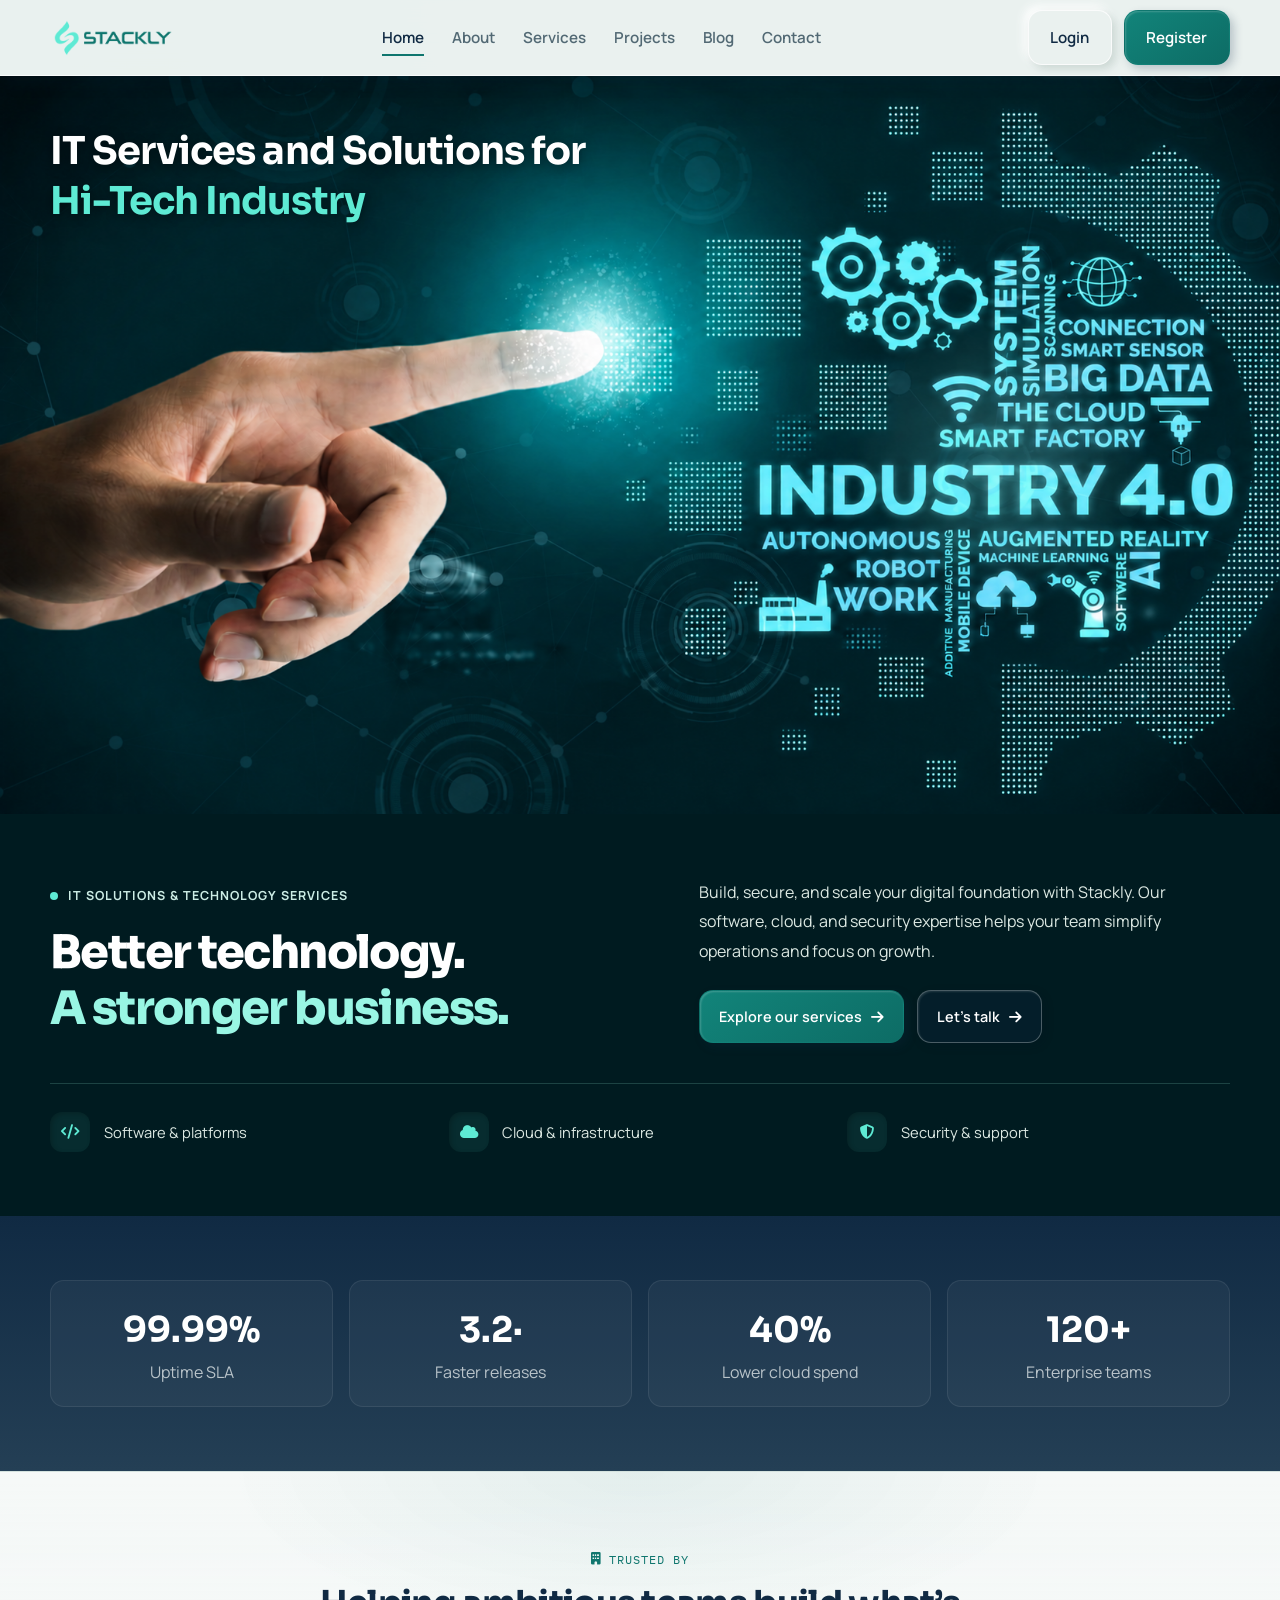
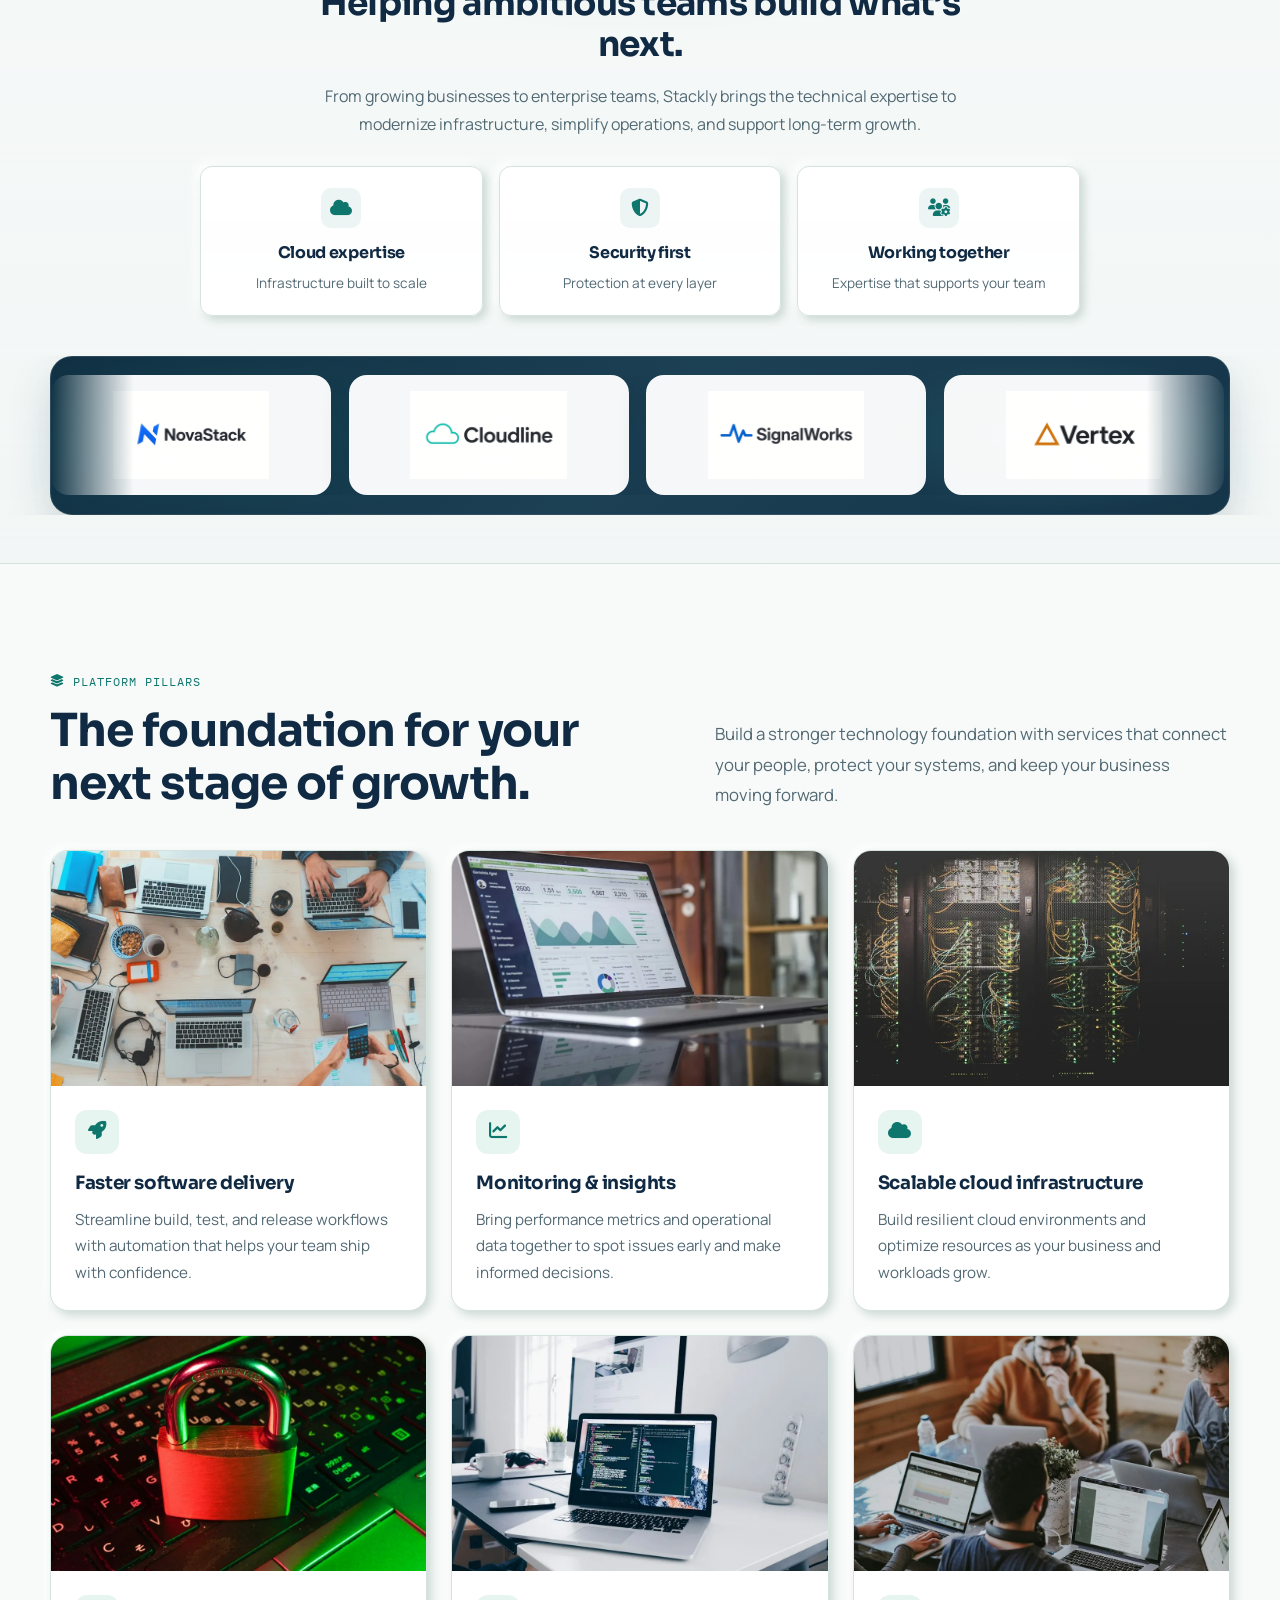
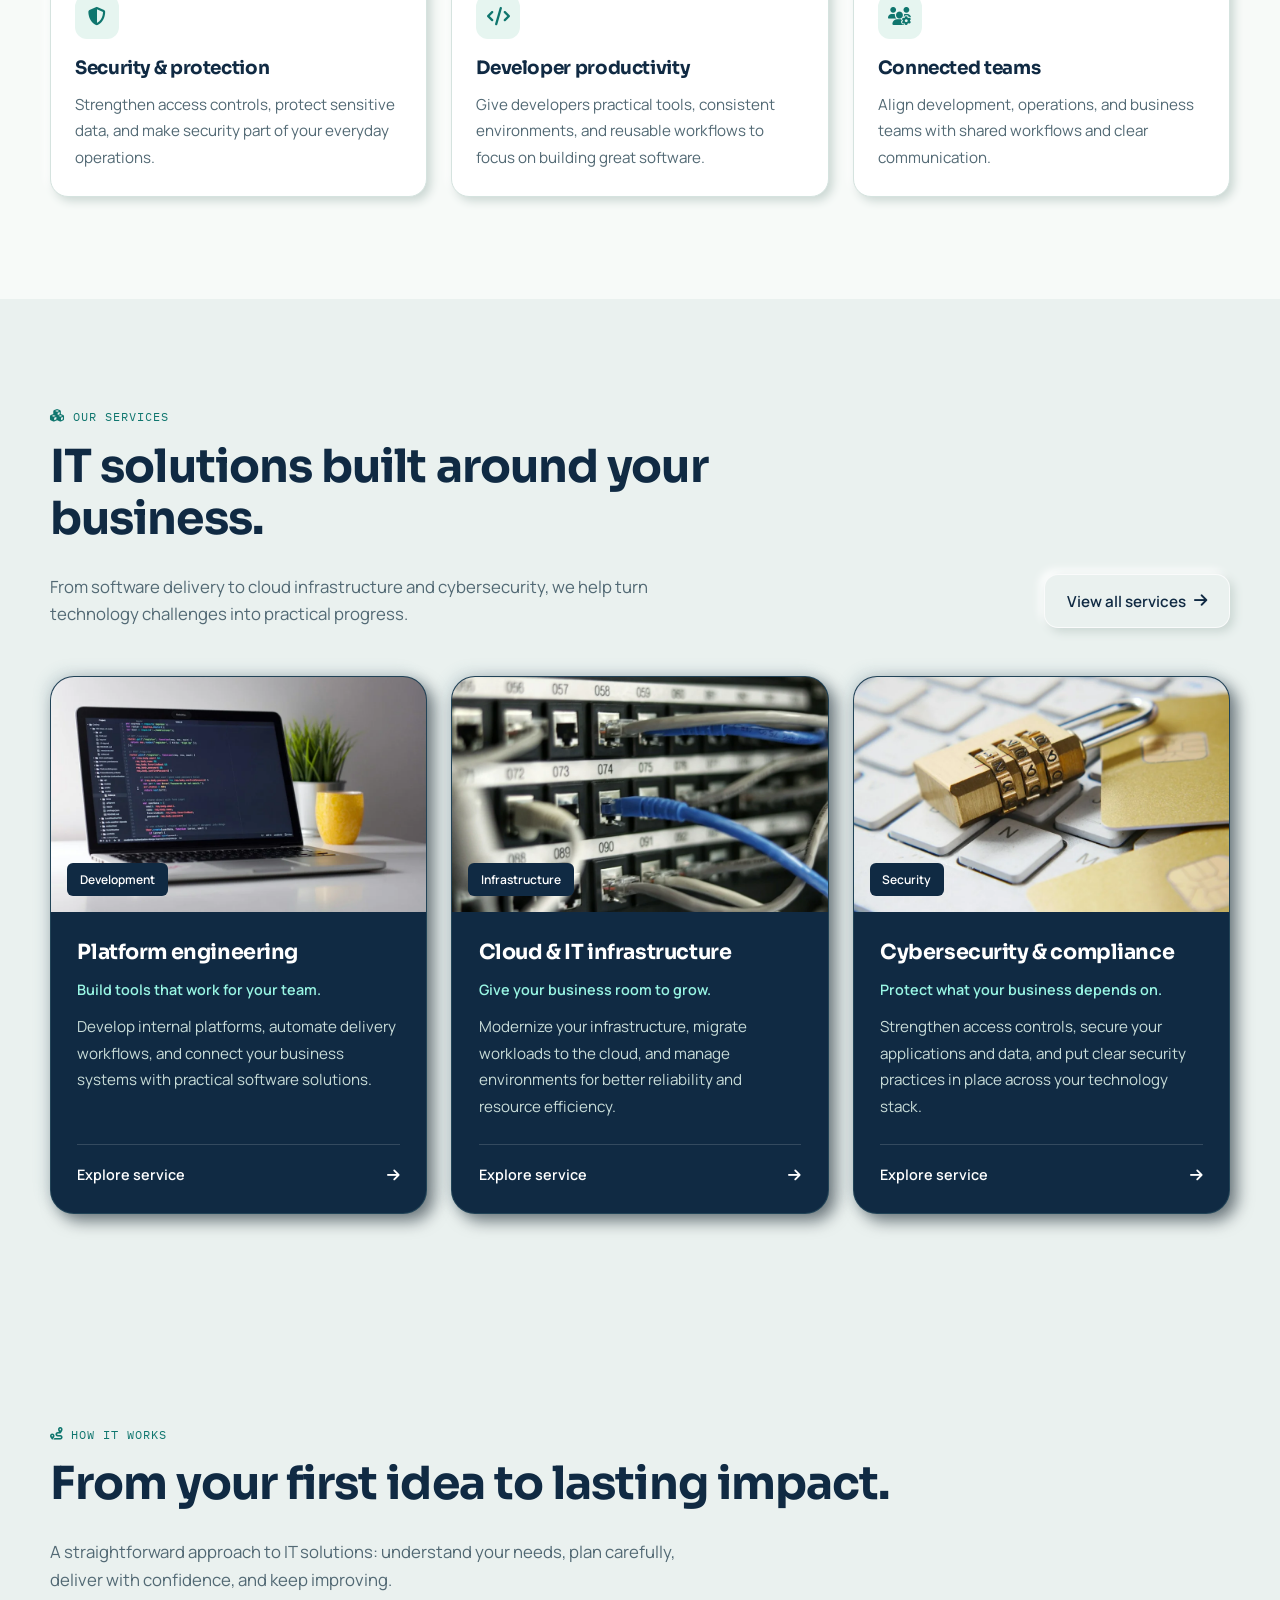
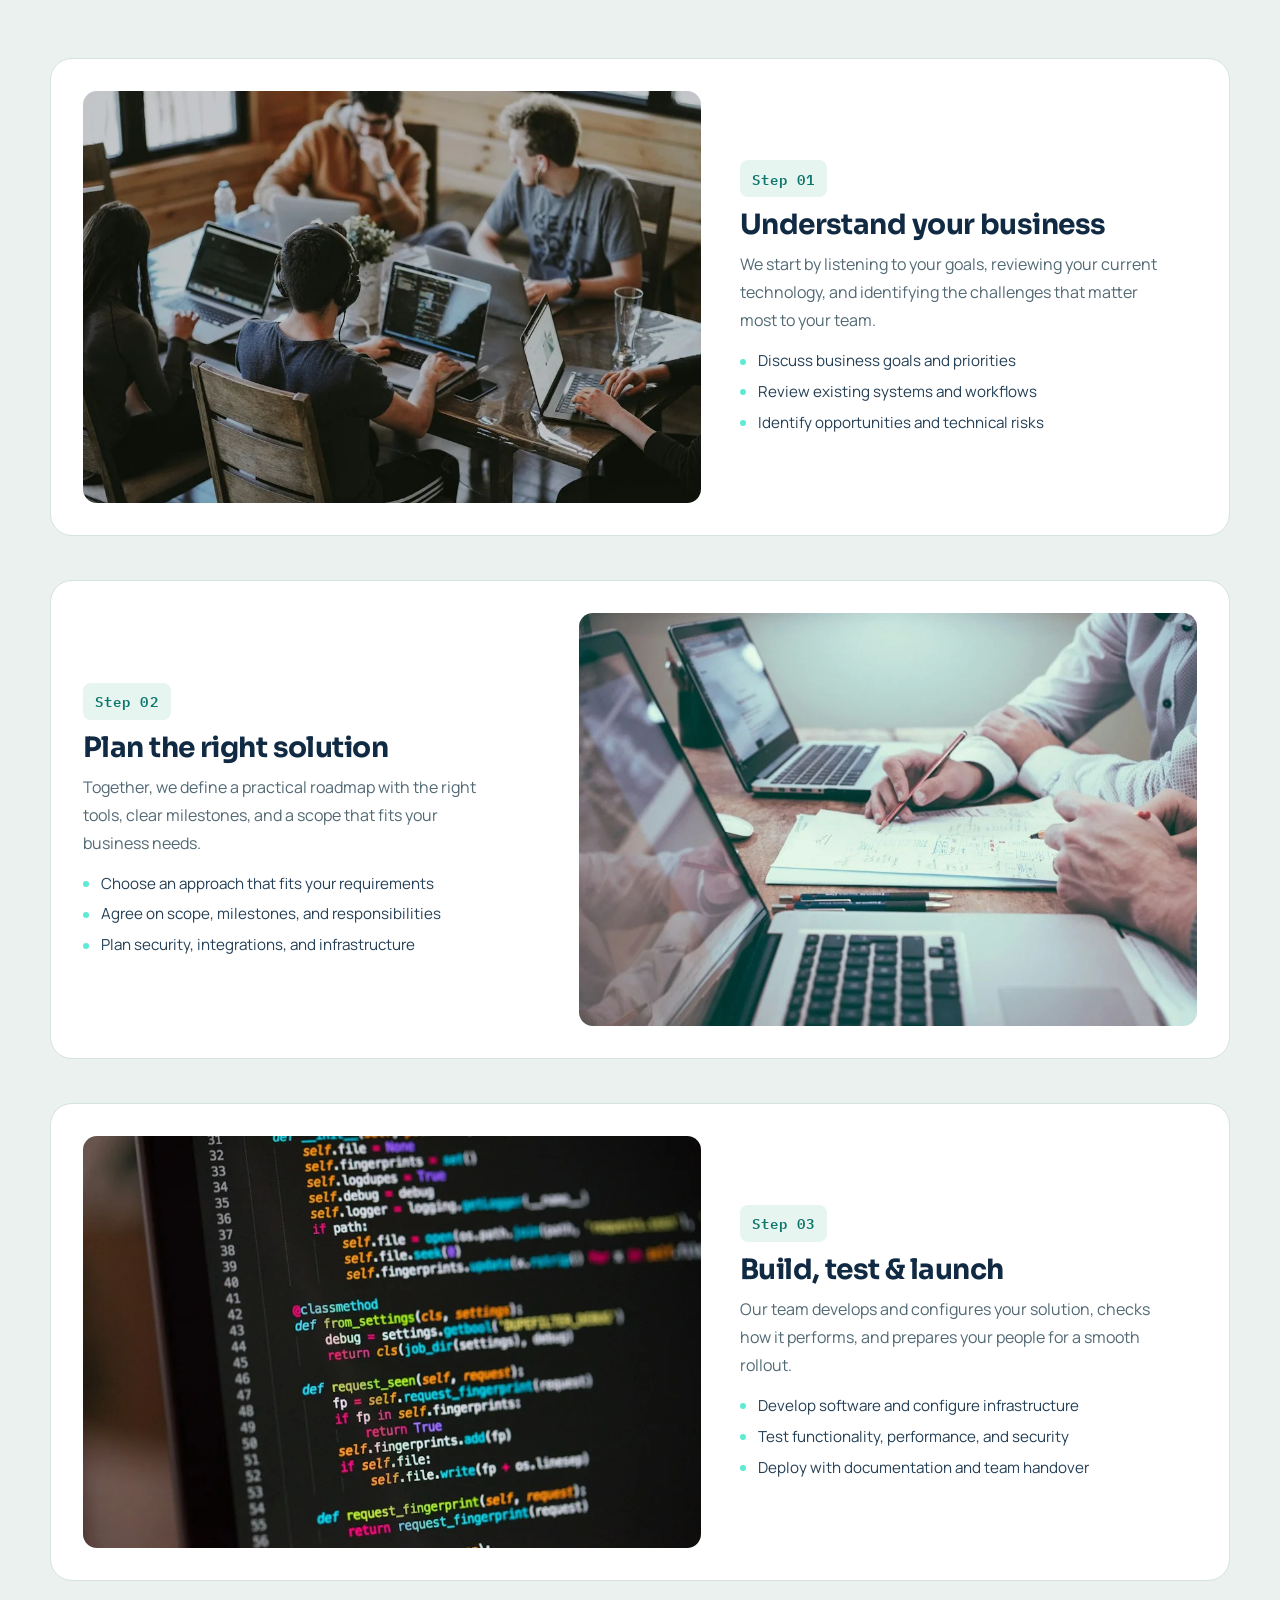
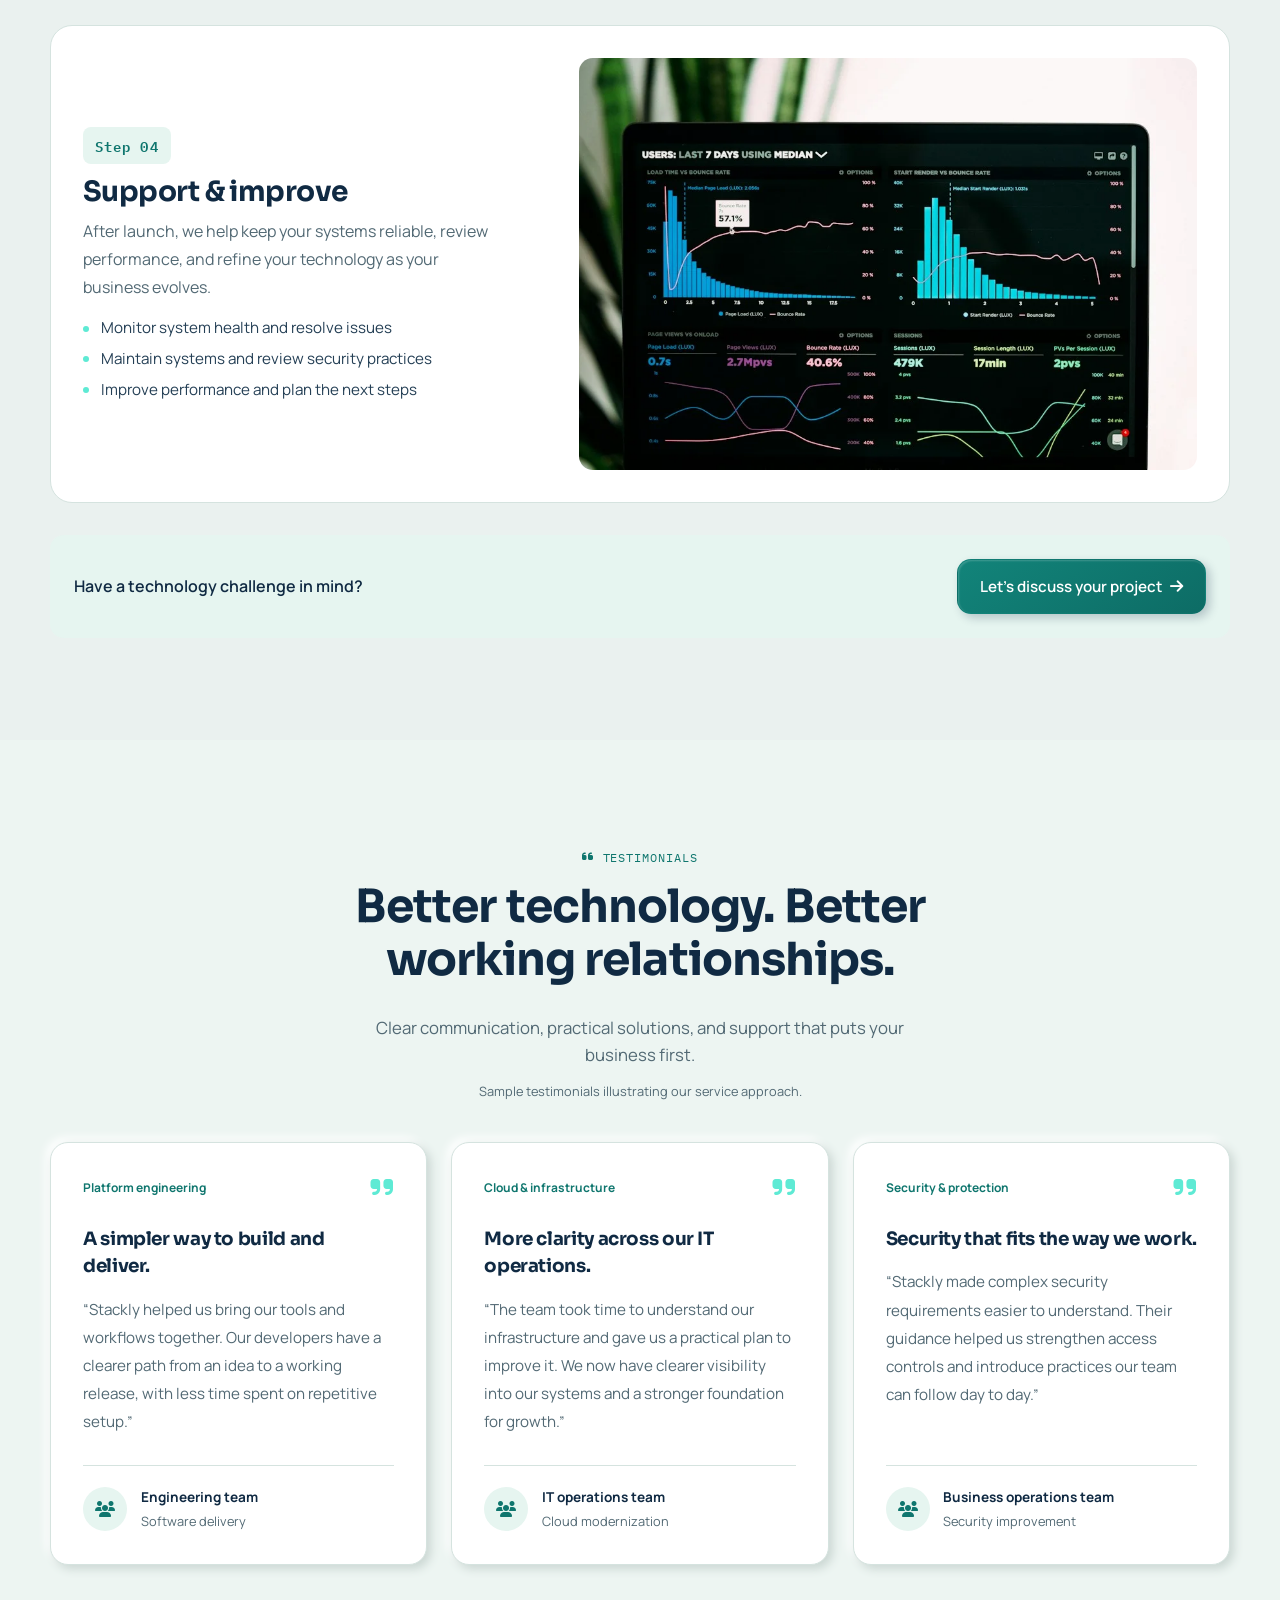
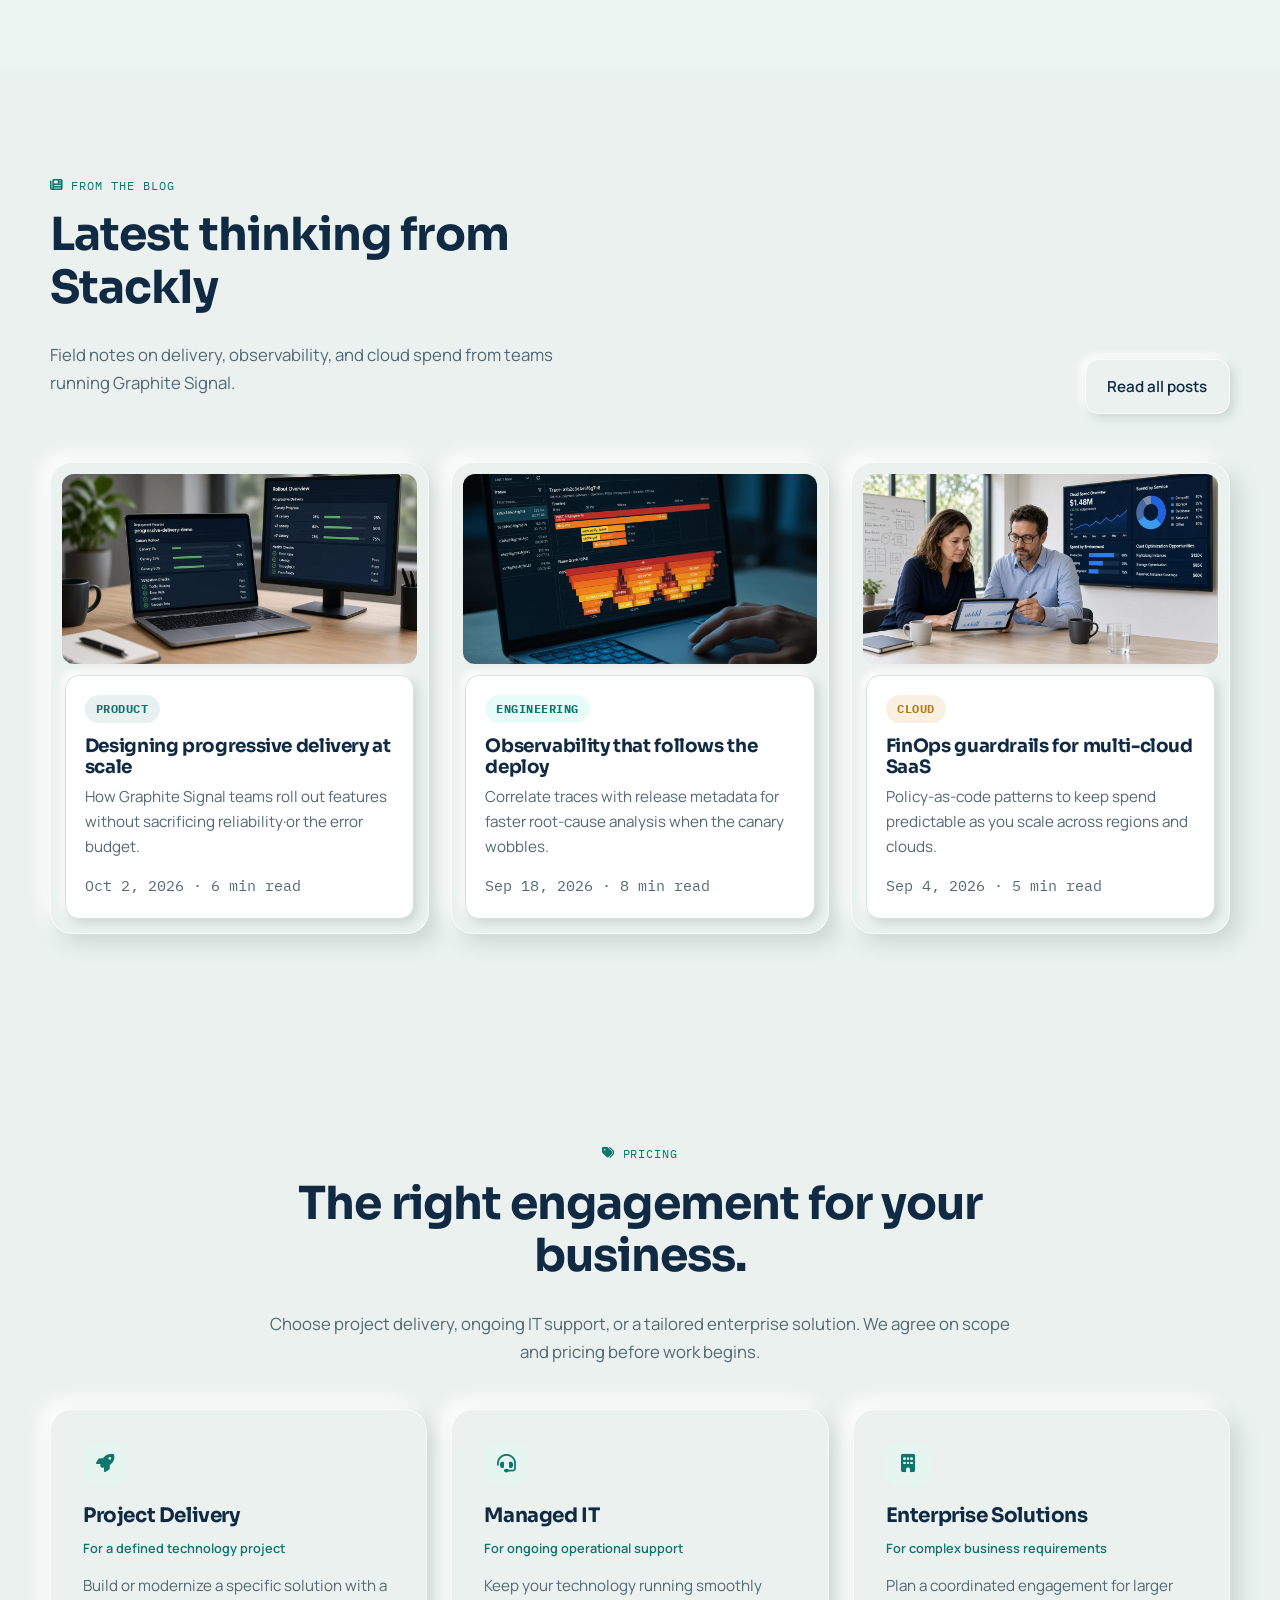
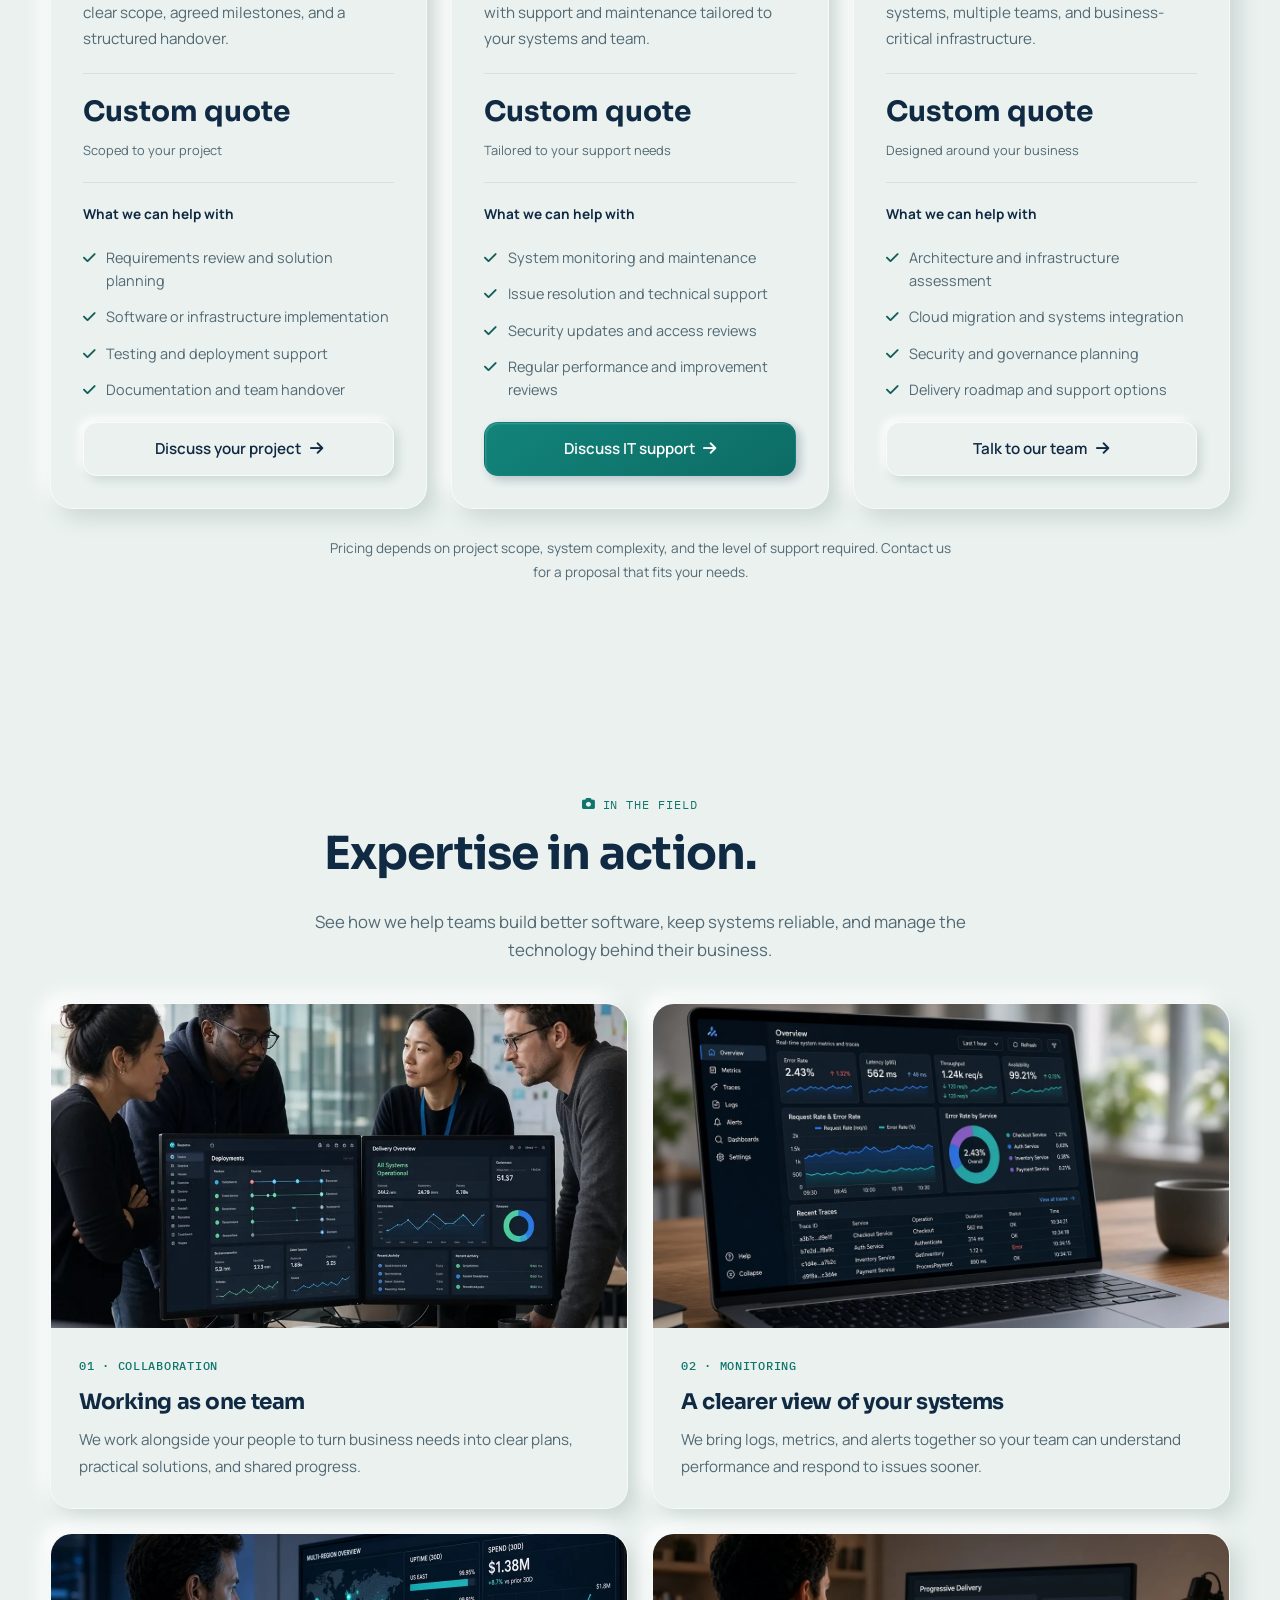
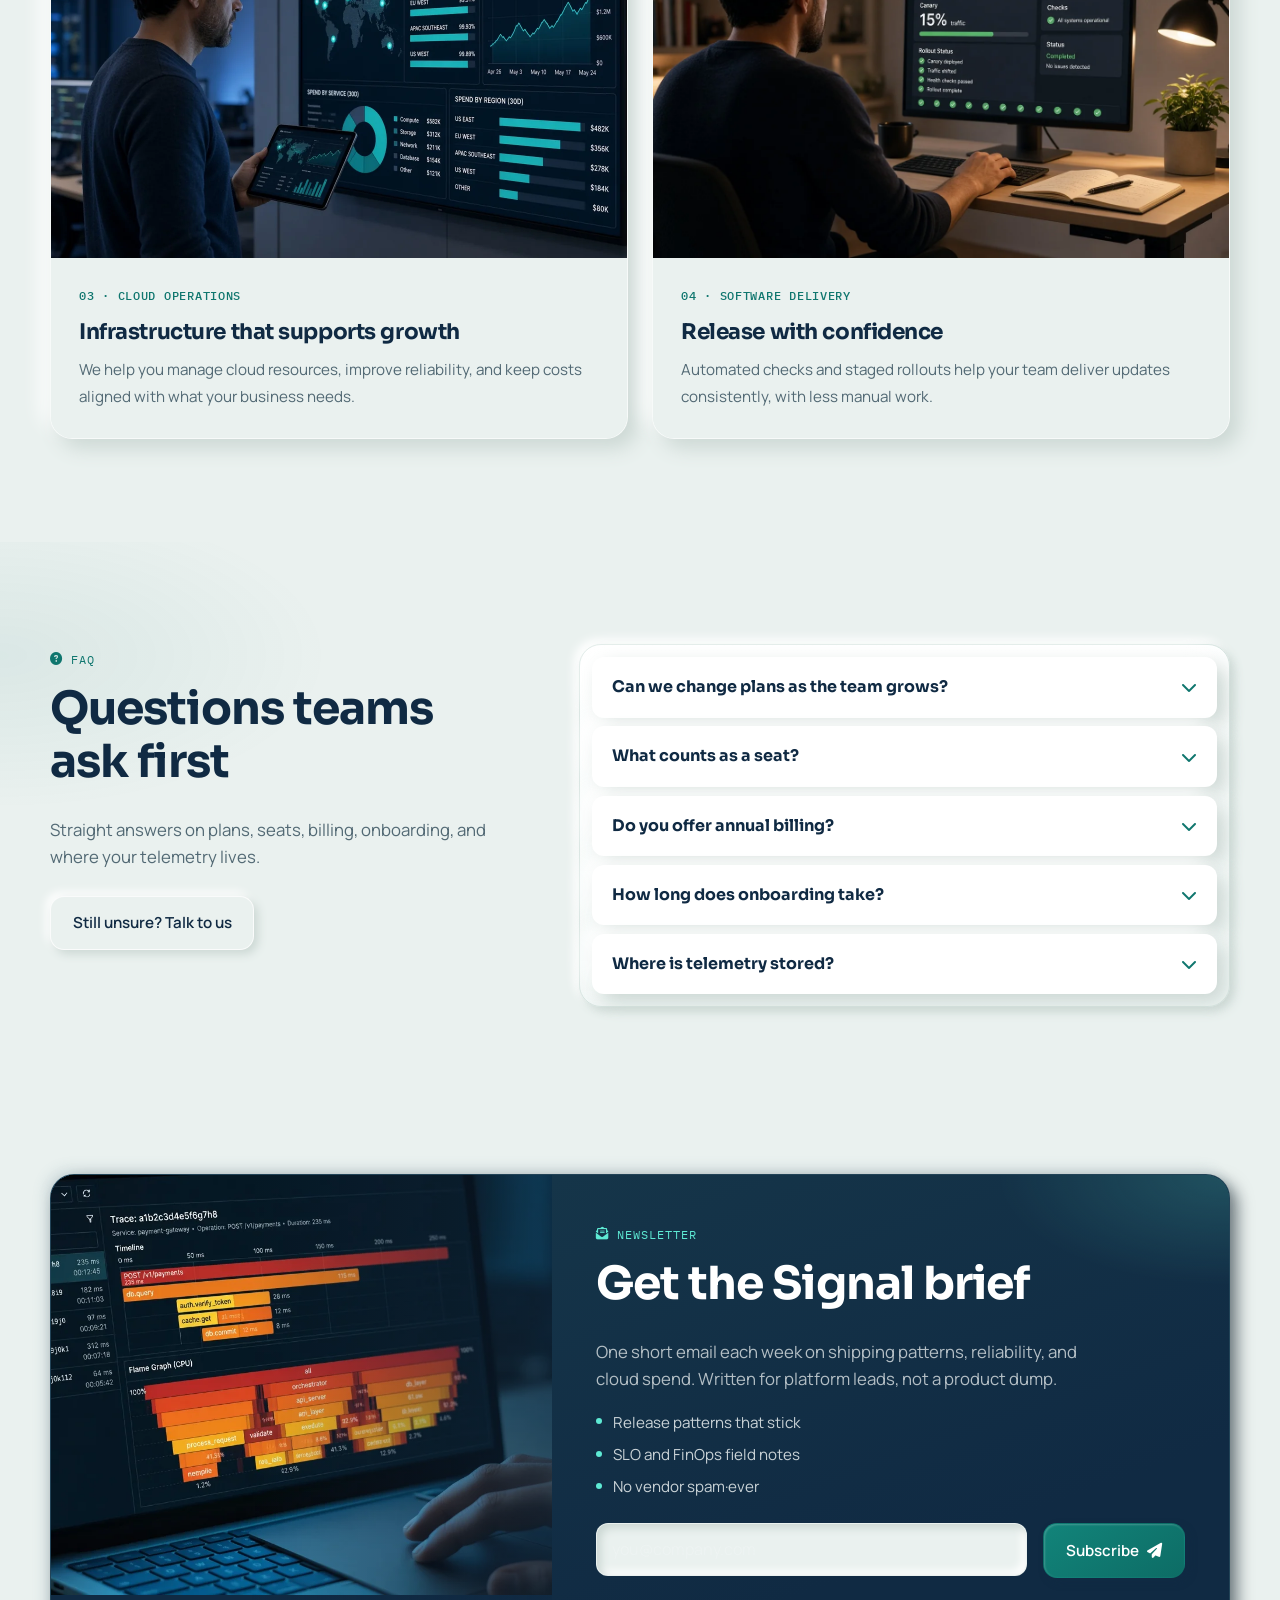
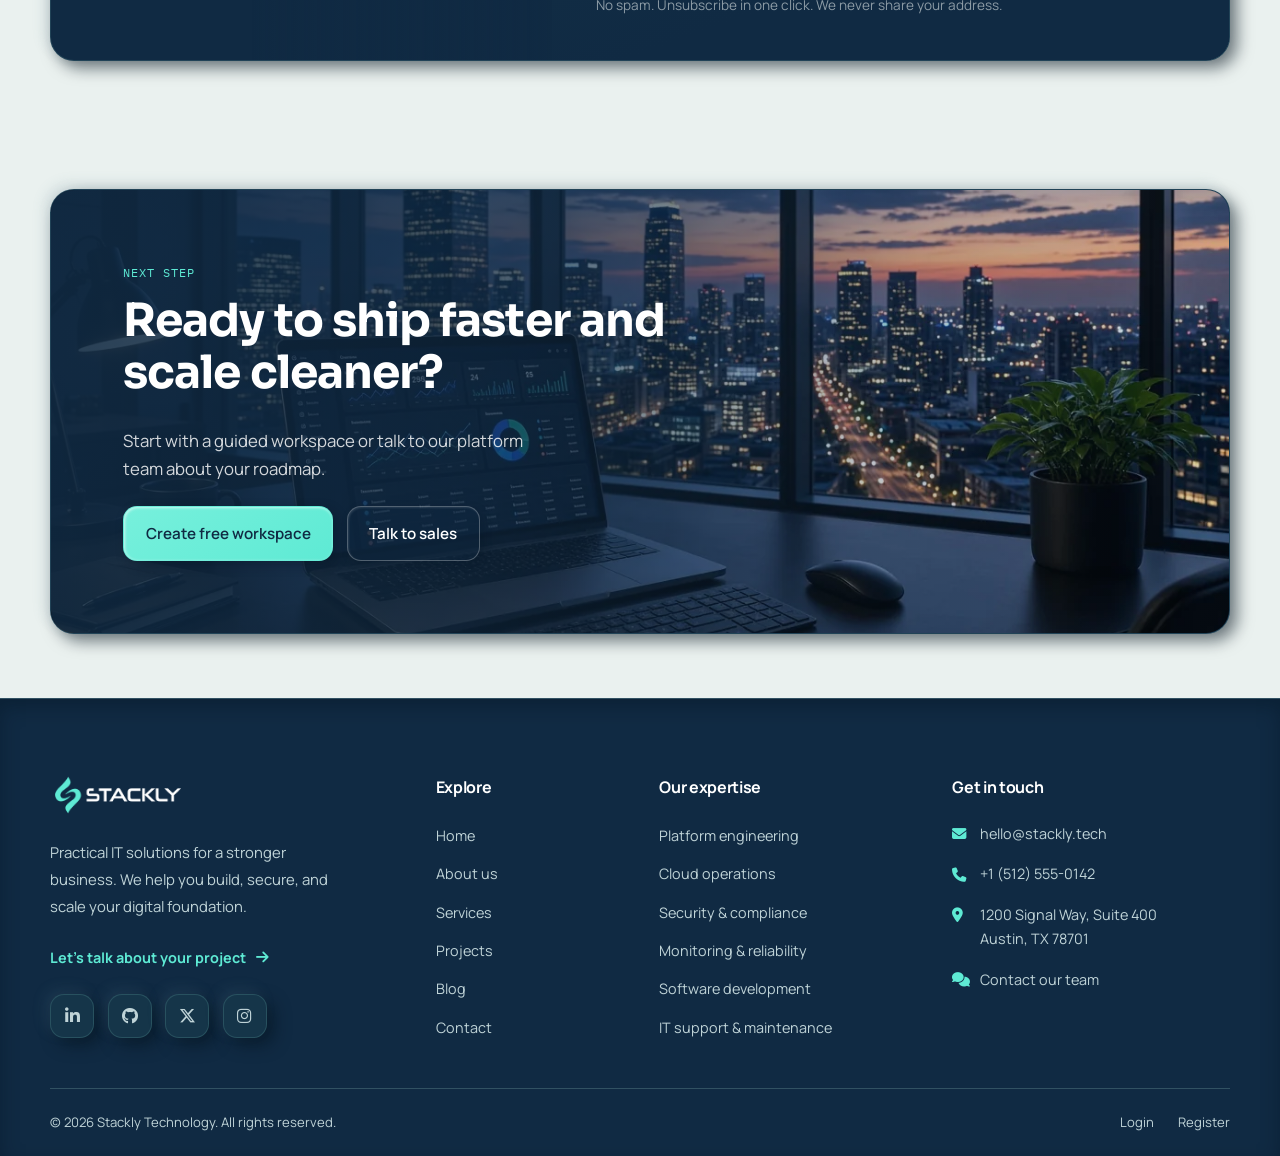
<file: index.html>
<!DOCTYPE html>
<html lang="en">
<head>
  <meta charset="UTF-8">
  <meta name="viewport" content="width=device-width, initial-scale=1.0">
  <meta name="description" content="Build a stronger digital foundation with Stackly. Explore platform engineering, cloud operations, and security services for your business.">
  <title>Stackly IT Solutions & Technology Services</title>
  <link rel="preconnect" href="https://fonts.googleapis.com">
  <link rel="preconnect" href="https://fonts.gstatic.com" crossorigin>
  <link href="https://fonts.googleapis.com/css2?family=IBM+Plex+Mono:wght@400;500&family=Manrope:wght@400;500;600;700&family=Sora:wght@600;700;800&display=swap" rel="stylesheet">
  <link rel="stylesheet" href="https://cdnjs.cloudflare.com/ajax/libs/font-awesome/6.5.2/css/all.min.css" crossorigin="anonymous" referrerpolicy="no-referrer">
  <link rel="stylesheet" href="css/style.css?v=navy-teal-1">
  <link rel="stylesheet" href="css/neumorphism.css?v=6">
</head>
<body>
    <div class="preloader" role="status" aria-live="polite" aria-label="Loading">
    <div class="preloader__inner">
      <div class="preloader__mark">
        <div class="preloader__orbit" aria-hidden="true"></div>
        <span class="themed-logo" aria-hidden="true"></span>
      </div>
      <div class="preloader__bar" aria-hidden="true"><span></span></div>
    </div>
    <span class="sr-only">Loading...</span>
  </div>
  <div class="site-bg" aria-hidden="true"></div>

  <header class="site-header">
    <div class="container site-header__inner">
      <a class="brand" href="index.html">
        <span class="brand__logo themed-logo" role="img" aria-label="Stackly Technology"></span>
      </a>
      <nav class="nav" id="site-nav" aria-label="Primary">
        <a class="nav__link" href="index.html">Home</a>
        <a class="nav__link" href="about.html">About</a>
        <a class="nav__link" href="services.html">Services</a>
        <a class="nav__link" href="projects.html">Projects</a>
        <a class="nav__link" href="blogs.html">Blog</a>
        <a class="nav__link" href="contact.html">Contact</a>
        <div class="nav__actions nav__actions--mobile">
          <a class="btn btn--secondary" href="login.html">Login</a>
          <a class="btn btn--primary" href="register.html">Register</a>
        </div>
      </nav>
      <div class="nav__actions nav__actions--desktop">
        <a class="btn btn--secondary" href="login.html">Login</a>
        <a class="btn btn--primary" href="register.html">Register</a>
        <button class="nav-toggle" type="button" aria-label="Open menu" aria-controls="site-nav" aria-expanded="false"><span></span></button>
      </div>
    </div>
  </header>

  <main>
    <section class="hero hero--home hero--industry" aria-labelledby="hero-title">
      <div class="hero__media">
        <img src="Images/home-hero-industry-background.png" alt="Hand interacting with glowing Industry 4.0 technology graphics" width="1652" height="952" fetchpriority="high">
        <div class="container industry-hero__heading">
          <h1 id="hero-title">IT Services and Solutions for<br><span>Hi-Tech Industry</span></h1>
        </div>
      </div>
      <div class="container hero__content">
        <div class="home-intro" data-aos="fade-up">
          <div class="home-intro__heading">
            <p class="hero__eyebrow"><span aria-hidden="true"></span> IT Solutions &amp; Technology Services</p>
            <h2 class="hero__title">Better technology.<br><span>A stronger business.</span></h2>
          </div>
          <div class="home-intro__details">
            <p class="hero__text">Build, secure, and scale your digital foundation with Stackly. Our software, cloud, and security expertise helps your team simplify operations and focus on growth.</p>
            <div class="btn-group hero__actions">
              <a class="btn btn--primary" href="services.html">Explore our services <i class="fa-solid fa-arrow-right" aria-hidden="true"></i></a>
              <a class="btn btn--ghost" href="contact.html">Let&rsquo;s talk <i class="fa-solid fa-arrow-right" aria-hidden="true"></i></a>
            </div>
          </div>
          <ul class="home-intro__capabilities" aria-label="Our expertise">
            <li><i class="fa-solid fa-code" aria-hidden="true"></i><span>Software &amp; platforms</span></li>
            <li><i class="fa-solid fa-cloud" aria-hidden="true"></i><span>Cloud &amp; infrastructure</span></li>
            <li><i class="fa-solid fa-shield-halved" aria-hidden="true"></i><span>Security &amp; support</span></li>
          </ul>
        </div>
      </div>
    </section>

    <section class="section section--dark section--tight" data-aos="fade-up" aria-label="Platform metrics">
      <div class="container">
        <div class="metrics-band">
          <div class="metric"><strong>99.99%</strong><span class="muted">Uptime SLA</span></div>
          <div class="metric"><strong>3.2&middot;</strong><span class="muted">Faster releases</span></div>
          <div class="metric"><strong>40%</strong><span class="muted">Lower cloud spend</span></div>
          <div class="metric"><strong>120+</strong><span class="muted">Enterprise teams</span></div>
        </div>
      </div>
    </section>

    <section class="trust" aria-labelledby="trust-title">
      <div class="container">
        <div class="trust__head">
          <p class="section__eyebrow"><i class="fa-solid fa-building" aria-hidden="true"></i> Trusted by</p>
          <h2 id="trust-title" class="trust__title">Helping ambitious teams build what&rsquo;s next.</h2>
          <p class="trust__lead">From growing businesses to enterprise teams, Stackly brings the technical expertise to modernize infrastructure, simplify operations, and support long-term growth.</p>
          <div class="trust__stats" aria-label="How we support your business">
            <div class="trust__stat"><i class="fa-solid fa-cloud" aria-hidden="true"></i><strong>Cloud expertise</strong><span>Infrastructure built to scale</span></div>
            <div class="trust__stat"><i class="fa-solid fa-shield-halved" aria-hidden="true"></i><strong>Security first</strong><span>Protection at every layer</span></div>
            <div class="trust__stat"><i class="fa-solid fa-users-gear" aria-hidden="true"></i><strong>Working together</strong><span>Expertise that supports your team</span></div>
          </div>
        </div>
      </div>
      <div class="marquee marquee--trust" aria-label="Partner logos">
        <div class="marquee__rail">
          <div class="marquee__track-wrap">
            <div class="marquee__track">
              <div class="marquee__group">
                <span class="marquee__item"><img src="Images/logo-1.webp" alt="NovaStack" width="320" height="120" loading="lazy"></span>
                <span class="marquee__item"><img src="Images/logo-2.webp" alt="Cloudline" width="320" height="120" loading="lazy"></span>
                <span class="marquee__item"><img src="Images/logo-3.webp" alt="SignalWorks" width="320" height="120" loading="lazy"></span>
                <span class="marquee__item"><img src="Images/logo-4.webp" alt="Vertex" width="320" height="120" loading="lazy"></span>
                <span class="marquee__item"><img src="Images/logo-5.webp" alt="Orbit Labs" width="320" height="120" loading="lazy"></span>
                <span class="marquee__item"><img src="Images/logo-6.webp" alt="PulseGrid" width="320" height="120" loading="lazy"></span>
                <span class="marquee__item"><img src="Images/logo-7.webp" alt="Helix Cloud" width="320" height="120" loading="lazy"></span>
                <span class="marquee__item"><img src="Images/logo-8.webp" alt="ArcStream" width="320" height="120" loading="lazy"></span>
              </div>
              <div class="marquee__group" aria-hidden="true">
                <span class="marquee__item"><img src="Images/logo-1.webp" alt="" width="320" height="120" loading="lazy"></span>
                <span class="marquee__item"><img src="Images/logo-2.webp" alt="" width="320" height="120" loading="lazy"></span>
                <span class="marquee__item"><img src="Images/logo-3.webp" alt="" width="320" height="120" loading="lazy"></span>
                <span class="marquee__item"><img src="Images/logo-4.webp" alt="" width="320" height="120" loading="lazy"></span>
                <span class="marquee__item"><img src="Images/logo-5.webp" alt="" width="320" height="120" loading="lazy"></span>
                <span class="marquee__item"><img src="Images/logo-6.webp" alt="" width="320" height="120" loading="lazy"></span>
                <span class="marquee__item"><img src="Images/logo-7.webp" alt="" width="320" height="120" loading="lazy"></span>
                <span class="marquee__item"><img src="Images/logo-8.webp" alt="" width="320" height="120" loading="lazy"></span>
              </div>
            </div>
          </div>
        </div>
      </div>
    </section>

    <section class="section platform-pillars" aria-labelledby="pillars-title">
      <div class="container">
        <div class="platform-pillars__head">
          <div>
            <p class="section__eyebrow"><i class="fa-solid fa-layer-group" aria-hidden="true"></i> Platform pillars</p>
            <h2 id="pillars-title" class="section__title">The foundation for your next stage of growth.</h2>
          </div>
          <p class="section__lead">Build a stronger technology foundation with services that connect your people, protect your systems, and keep your business moving forward.</p>
        </div>
        <div class="platform-pillars__grid">
          <article class="platform-pillar">
            <div class="platform-pillar__image">
              <img src="Images/pillar-delivery.webp" alt="Team working on laptops around a shared desk" width="960" height="600" loading="lazy" decoding="async">
            </div>
            <div class="platform-pillar__body">
              <span class="platform-pillar__icon" aria-hidden="true"><i class="fa-solid fa-rocket"></i></span>
              <h3>Faster software delivery</h3>
              <p>Streamline build, test, and release workflows with automation that helps your team ship with confidence.</p>
            </div>
          </article>
          <article class="platform-pillar">
            <div class="platform-pillar__image">
              <img src="Images/pillar-monitoring.webp" alt="Analytics dashboard displaying performance charts on a laptop" width="960" height="600" loading="lazy" decoding="async">
            </div>
            <div class="platform-pillar__body">
              <span class="platform-pillar__icon" aria-hidden="true"><i class="fa-solid fa-chart-line"></i></span>
              <h3>Monitoring &amp; insights</h3>
              <p>Bring performance metrics and operational data together to spot issues early and make informed decisions.</p>
            </div>
          </article>
          <article class="platform-pillar">
            <div class="platform-pillar__image">
              <img src="Images/pillar-cloud.webp" alt="Server racks and network cabling in a data center" width="960" height="600" loading="lazy" decoding="async">
            </div>
            <div class="platform-pillar__body">
              <span class="platform-pillar__icon" aria-hidden="true"><i class="fa-solid fa-cloud"></i></span>
              <h3>Scalable cloud infrastructure</h3>
              <p>Build resilient cloud environments and optimize resources as your business and workloads grow.</p>
            </div>
          </article>
          <article class="platform-pillar">
            <div class="platform-pillar__image">
              <img src="Images/pillar-security.webp" alt="Padlock on a computer keyboard representing digital security" width="960" height="600" loading="lazy" decoding="async">
            </div>
            <div class="platform-pillar__body">
              <span class="platform-pillar__icon" aria-hidden="true"><i class="fa-solid fa-shield-halved"></i></span>
              <h3>Security &amp; protection</h3>
              <p>Strengthen access controls, protect sensitive data, and make security part of your everyday operations.</p>
            </div>
          </article>
          <article class="platform-pillar">
            <div class="platform-pillar__image">
              <img src="Images/pillar-development.webp" alt="Developer workstation with code displayed on a laptop" width="960" height="600" loading="lazy" decoding="async">
            </div>
            <div class="platform-pillar__body">
              <span class="platform-pillar__icon" aria-hidden="true"><i class="fa-solid fa-code"></i></span>
              <h3>Developer productivity</h3>
              <p>Give developers practical tools, consistent environments, and reusable workflows to focus on building great software.</p>
            </div>
          </article>
          <article class="platform-pillar">
            <div class="platform-pillar__image">
              <img src="Images/pillar-collaboration.webp" alt="Colleagues collaborating with laptops in an office" width="960" height="600" loading="lazy" decoding="async">
            </div>
            <div class="platform-pillar__body">
              <span class="platform-pillar__icon" aria-hidden="true"><i class="fa-solid fa-users-gear"></i></span>
              <h3>Connected teams</h3>
              <p>Align development, operations, and business teams with shared workflows and clear communication.</p>
            </div>
          </article>
        </div>
      </div>
    </section>

    <section class="section home-services" aria-labelledby="services-title">
      <div class="container">
        <div class="section__head home-services__head" data-aos="fade-up">
          <div>
            <p class="section__eyebrow"><i class="fa-solid fa-cubes" aria-hidden="true"></i> Our services</p>
            <h2 id="services-title" class="section__title">IT solutions built around your business.</h2>
            <p class="section__lead">From software delivery to cloud infrastructure and cybersecurity, we help turn technology challenges into practical progress.</p>
          </div>
          <a class="btn btn--secondary" href="services.html">View all services <i class="fa-solid fa-arrow-right" aria-hidden="true"></i></a>
        </div>
        <div class="home-services__grid">
          <a class="home-service neo-card neo-card--dark" href="services.html">
            <div class="home-service__image">
              <img src="Images/services-development-new.webp" alt="Laptop displaying code on a clean developer workspace" width="960" height="600" loading="lazy" decoding="async">
              <span class="home-service__category">Development</span>
            </div>
            <div class="home-service__body">
              <h3>Platform engineering</h3>
              <p class="home-service__tagline">Build tools that work for your team.</p>
              <p class="home-service__description">Develop internal platforms, automate delivery workflows, and connect your business systems with practical software solutions.</p>
              <span class="home-service__link">Explore service <i class="fa-solid fa-arrow-right" aria-hidden="true"></i></span>
            </div>
          </a>
          <a class="home-service neo-card neo-card--dark" href="services.html">
            <div class="home-service__image">
              <img src="Images/services-cloud-new.webp" alt="Ethernet cables connected to network infrastructure" width="960" height="600" loading="lazy" decoding="async">
              <span class="home-service__category">Infrastructure</span>
            </div>
            <div class="home-service__body">
              <h3>Cloud &amp; IT infrastructure</h3>
              <p class="home-service__tagline">Give your business room to grow.</p>
              <p class="home-service__description">Modernize your infrastructure, migrate workloads to the cloud, and manage environments for better reliability and resource efficiency.</p>
              <span class="home-service__link">Explore service <i class="fa-solid fa-arrow-right" aria-hidden="true"></i></span>
            </div>
          </a>
          <a class="home-service neo-card neo-card--dark" href="services.html">
            <div class="home-service__image">
              <img src="Images/services-security-new.webp" alt="Combination padlock on a keyboard representing data and access protection" width="960" height="600" loading="lazy" decoding="async">
              <span class="home-service__category">Security</span>
            </div>
            <div class="home-service__body">
              <h3>Cybersecurity &amp; compliance</h3>
              <p class="home-service__tagline">Protect what your business depends on.</p>
              <p class="home-service__description">Strengthen access controls, secure your applications and data, and put clear security practices in place across your technology stack.</p>
              <span class="home-service__link">Explore service <i class="fa-solid fa-arrow-right" aria-hidden="true"></i></span>
            </div>
          </a>
        </div>
      </div>
    </section>

    <section class="section home-how" aria-labelledby="how-title">
      <div class="container">
        <div class="section__head" data-aos="fade-up">
          <div>
            <p class="section__eyebrow"><i class="fa-solid fa-route" aria-hidden="true"></i> How it works</p>
            <h2 id="how-title" class="section__title">From your first idea to lasting impact.</h2>
            <p class="section__lead">A straightforward approach to IT solutions: understand your needs, plan carefully, deliver with confidence, and keep improving.</p>
          </div>
        </div>
        <div class="how-rail">
          <article class="how-step">
            <div class="how-step__media">
              <img src="Images/how-discover.webp" alt="Technology team discussing a project around a shared table" width="960" height="640" loading="lazy" decoding="async">
            </div>
            <div class="how-step__copy">
              <span class="how-step__num">Step 01</span>
              <h3>Understand your business</h3>
              <p>We start by listening to your goals, reviewing your current technology, and identifying the challenges that matter most to your team.</p>
              <ul class="how-step__list">
                <li>Discuss business goals and priorities</li>
                <li>Review existing systems and workflows</li>
                <li>Identify opportunities and technical risks</li>
              </ul>
            </div>
          </article>
          <article class="how-step how-step--flip">
            <div class="how-step__media">
              <img src="Images/how-plan.webp" alt="Colleagues reviewing documents and planning a project" width="960" height="640" loading="lazy" decoding="async">
            </div>
            <div class="how-step__copy">
              <span class="how-step__num">Step 02</span>
              <h3>Plan the right solution</h3>
              <p>Together, we define a practical roadmap with the right tools, clear milestones, and a scope that fits your business needs.</p>
              <ul class="how-step__list">
                <li>Choose an approach that fits your requirements</li>
                <li>Agree on scope, milestones, and responsibilities</li>
                <li>Plan security, integrations, and infrastructure</li>
              </ul>
            </div>
          </article>
          <article class="how-step">
            <div class="how-step__media">
              <img src="Images/how-build.webp" alt="Software code displayed on a development screen" width="960" height="640" loading="lazy" decoding="async">
            </div>
            <div class="how-step__copy">
              <span class="how-step__num">Step 03</span>
              <h3>Build, test &amp; launch</h3>
              <p>Our team develops and configures your solution, checks how it performs, and prepares your people for a smooth rollout.</p>
              <ul class="how-step__list">
                <li>Develop software and configure infrastructure</li>
                <li>Test functionality, performance, and security</li>
                <li>Deploy with documentation and team handover</li>
              </ul>
            </div>
          </article>
          <article class="how-step how-step--flip">
            <div class="how-step__media">
              <img src="Images/how-support.webp" alt="Performance dashboard displaying monitoring charts" width="960" height="640" loading="lazy" decoding="async">
            </div>
            <div class="how-step__copy">
              <span class="how-step__num">Step 04</span>
              <h3>Support &amp; improve</h3>
              <p>After launch, we help keep your systems reliable, review performance, and refine your technology as your business evolves.</p>
              <ul class="how-step__list">
                <li>Monitor system health and resolve issues</li>
                <li>Maintain systems and review security practices</li>
                <li>Improve performance and plan the next steps</li>
              </ul>
            </div>
          </article>
        </div>
        <div class="home-how__cta">
          <p>Have a technology challenge in mind?</p>
          <a class="btn btn--primary" href="contact.html">Let&rsquo;s discuss your project <i class="fa-solid fa-arrow-right" aria-hidden="true"></i></a>
        </div>
      </div>
    </section>

    <section class="section home-testimonials" aria-labelledby="reviews-title">
      <div class="container">
        <div class="home-testimonials__head">
          <p class="section__eyebrow"><i class="fa-solid fa-quote-left" aria-hidden="true"></i> Testimonials</p>
          <h2 id="reviews-title" class="section__title">Better technology. Better working relationships.</h2>
          <p class="section__lead">Clear communication, practical solutions, and support that puts your business first.</p>
          <p class="home-testimonials__note">Sample testimonials illustrating our service approach.</p>
        </div>
        <div class="home-testimonials__grid">
          <article class="client-review neo-card">
            <div class="client-review__top">
              <span class="client-review__category">Platform engineering</span>
              <i class="fa-solid fa-quote-right" aria-hidden="true"></i>
            </div>
            <h3>A simpler way to build and deliver.</h3>
            <blockquote><p>&ldquo;Stackly helped us bring our tools and workflows together. Our developers have a clearer path from an idea to a working release, with less time spent on repetitive setup.&rdquo;</p></blockquote>
            <footer class="client-review__footer">
              <span class="client-review__avatar" aria-hidden="true"><i class="fa-solid fa-users"></i></span>
              <div>
                <p class="client-review__name">Engineering team</p>
                <p class="client-review__project">Software delivery</p>
              </div>
            </footer>
          </article>
          <article class="client-review neo-card">
            <div class="client-review__top">
              <span class="client-review__category">Cloud &amp; infrastructure</span>
              <i class="fa-solid fa-quote-right" aria-hidden="true"></i>
            </div>
            <h3>More clarity across our IT operations.</h3>
            <blockquote><p>&ldquo;The team took time to understand our infrastructure and gave us a practical plan to improve it. We now have clearer visibility into our systems and a stronger foundation for growth.&rdquo;</p></blockquote>
            <footer class="client-review__footer">
              <span class="client-review__avatar" aria-hidden="true"><i class="fa-solid fa-users"></i></span>
              <div>
                <p class="client-review__name">IT operations team</p>
                <p class="client-review__project">Cloud modernization</p>
              </div>
            </footer>
          </article>
          <article class="client-review neo-card">
            <div class="client-review__top">
              <span class="client-review__category">Security &amp; protection</span>
              <i class="fa-solid fa-quote-right" aria-hidden="true"></i>
            </div>
            <h3>Security that fits the way we work.</h3>
            <blockquote><p>&ldquo;Stackly made complex security requirements easier to understand. Their guidance helped us strengthen access controls and introduce practices our team can follow day to day.&rdquo;</p></blockquote>
            <footer class="client-review__footer">
              <span class="client-review__avatar" aria-hidden="true"><i class="fa-solid fa-users"></i></span>
              <div>
                <p class="client-review__name">Business operations team</p>
                <p class="client-review__project">Security improvement</p>
              </div>
            </footer>
          </article>
        </div>
      </div>
    </section>

    <section class="section" data-aos="fade-up">
      <div class="container">
        <div class="section__head" data-aos="fade-up">
          <div>
            <p class="section__eyebrow"><i class="fa-solid fa-newspaper" aria-hidden="true"></i> From the blog</p>
            <h2 class="section__title">Latest thinking from Stackly</h2>
            <p class="section__lead">Field notes on delivery, observability, and cloud spend from teams running Graphite Signal.</p>
          </div>
          <a class="btn btn--secondary" href="404.html">Read all posts</a>
        </div>
        <div class="blog-grid blog-grid--nest">
          <article class="blog-card blog-card--nest neo-card" data-aos="fade-up">
            <a class="blog-card__media" href="404.html">
              <img src="Images/blog-1.webp" alt="Designing progressive delivery at scale" width="640" height="360" loading="lazy">
            </a>
            <div class="blog-card__body">
              <div class="blog-card__panel">
                <span class="chip">Product</span>
                <h3><a href="404.html">Designing progressive delivery at scale</a></h3>
                <p>How Graphite Signal teams roll out features without sacrificing reliability&middot;or the error budget.</p>
                <p class="blog-card__meta">Oct 2, 2026 &middot; 6 min read</p>
              </div>
            </div>
          </article>
          <article class="blog-card blog-card--nest neo-card" data-aos="fade-up">
            <a class="blog-card__media" href="404.html">
              <img src="Images/blog-2.webp" alt="Observability that follows the deploy" width="640" height="360" loading="lazy">
            </a>
            <div class="blog-card__body">
              <div class="blog-card__panel">
                <span class="chip chip--teal">Engineering</span>
                <h3><a href="404.html">Observability that follows the deploy</a></h3>
                <p>Correlate traces with release metadata for faster root-cause analysis when the canary wobbles.</p>
                <p class="blog-card__meta">Sep 18, 2026 &middot; 8 min read</p>
              </div>
            </div>
          </article>
          <article class="blog-card blog-card--nest neo-card" data-aos="fade-up">
            <a class="blog-card__media" href="blog-single.html?post=finops-guardrails">
              <img src="Images/blog-3.webp" alt="FinOps guardrails for multi-cloud SaaS" width="640" height="360" loading="lazy">
            </a>
            <div class="blog-card__body">
              <div class="blog-card__panel">
                <span class="chip chip--amber">Cloud</span>
                <h3><a href="blog-single.html?post=finops-guardrails">FinOps guardrails for multi-cloud SaaS</a></h3>
                <p>Policy-as-code patterns to keep spend predictable as you scale across regions and clouds.</p>
                <p class="blog-card__meta">Sep 4, 2026 &middot; 5 min read</p>
              </div>
            </div>
          </article>
        </div>
      </div>
    </section>

    <section class="section home-pricing" id="pricing" aria-labelledby="pricing-title">
      <div class="container">
        <div class="home-pricing__head">
          <p class="section__eyebrow"><i class="fa-solid fa-tags" aria-hidden="true"></i> Pricing</p>
          <h2 id="pricing-title" class="section__title">The right engagement for your business.</h2>
          <p class="section__lead">Choose project delivery, ongoing IT support, or a tailored enterprise solution. We agree on scope and pricing before work begins.</p>
        </div>
        <div class="home-pricing__grid">
          <article class="engagement-card neo-card" data-aos="fade-up">
            <div class="engagement-card__intro">
              <span class="engagement-card__icon" aria-hidden="true"><i class="fa-solid fa-rocket"></i></span>
              <h3>Project Delivery</h3>
              <p class="engagement-card__audience">For a defined technology project</p>
              <p class="engagement-card__description">Build or modernize a specific solution with a clear scope, agreed milestones, and a structured handover.</p>
            </div>
            <div class="engagement-card__quote">
              <p>Custom quote</p>
              <span>Scoped to your project</span>
            </div>
            <p class="engagement-card__label">What we can help with</p>
            <ul class="engagement-card__features">
              <li><i class="fa-solid fa-check" aria-hidden="true"></i><span>Requirements review and solution planning</span></li>
              <li><i class="fa-solid fa-check" aria-hidden="true"></i><span>Software or infrastructure implementation</span></li>
              <li><i class="fa-solid fa-check" aria-hidden="true"></i><span>Testing and deployment support</span></li>
              <li><i class="fa-solid fa-check" aria-hidden="true"></i><span>Documentation and team handover</span></li>
            </ul>
            <a class="btn btn--secondary btn--block" href="contact.html">Discuss your project <i class="fa-solid fa-arrow-right" aria-hidden="true"></i></a>
          </article>
          <article class="engagement-card engagement-card--accent neo-card" data-aos="fade-up">
            <div class="engagement-card__intro">
              <span class="engagement-card__icon" aria-hidden="true"><i class="fa-solid fa-headset"></i></span>
              <h3>Managed IT</h3>
              <p class="engagement-card__audience">For ongoing operational support</p>
              <p class="engagement-card__description">Keep your technology running smoothly with support and maintenance tailored to your systems and team.</p>
            </div>
            <div class="engagement-card__quote">
              <p>Custom quote</p>
              <span>Tailored to your support needs</span>
            </div>
            <p class="engagement-card__label">What we can help with</p>
            <ul class="engagement-card__features">
              <li><i class="fa-solid fa-check" aria-hidden="true"></i><span>System monitoring and maintenance</span></li>
              <li><i class="fa-solid fa-check" aria-hidden="true"></i><span>Issue resolution and technical support</span></li>
              <li><i class="fa-solid fa-check" aria-hidden="true"></i><span>Security updates and access reviews</span></li>
              <li><i class="fa-solid fa-check" aria-hidden="true"></i><span>Regular performance and improvement reviews</span></li>
            </ul>
            <a class="btn btn--primary btn--block" href="contact.html">Discuss IT support <i class="fa-solid fa-arrow-right" aria-hidden="true"></i></a>
          </article>
          <article class="engagement-card neo-card" data-aos="fade-up">
            <div class="engagement-card__intro">
              <span class="engagement-card__icon" aria-hidden="true"><i class="fa-solid fa-building"></i></span>
              <h3>Enterprise Solutions</h3>
              <p class="engagement-card__audience">For complex business requirements</p>
              <p class="engagement-card__description">Plan a coordinated engagement for larger systems, multiple teams, and business-critical infrastructure.</p>
            </div>
            <div class="engagement-card__quote">
              <p>Custom quote</p>
              <span>Designed around your business</span>
            </div>
            <p class="engagement-card__label">What we can help with</p>
            <ul class="engagement-card__features">
              <li><i class="fa-solid fa-check" aria-hidden="true"></i><span>Architecture and infrastructure assessment</span></li>
              <li><i class="fa-solid fa-check" aria-hidden="true"></i><span>Cloud migration and systems integration</span></li>
              <li><i class="fa-solid fa-check" aria-hidden="true"></i><span>Security and governance planning</span></li>
              <li><i class="fa-solid fa-check" aria-hidden="true"></i><span>Delivery roadmap and support options</span></li>
            </ul>
            <a class="btn btn--secondary btn--block" href="contact.html">Talk to our team <i class="fa-solid fa-arrow-right" aria-hidden="true"></i></a>
          </article>
        </div>
        <p class="home-pricing__note">Pricing depends on project scope, system complexity, and the level of support required. Contact us for a proposal that fits your needs.</p>
      </div>
    </section>

    <section class="section section--field" data-aos="fade-up" aria-labelledby="field-title">
      <div class="container">
        <div class="field-work__head" data-aos="fade-up">
          <p class="section__eyebrow"><i class="fa-solid fa-camera" aria-hidden="true"></i> In the field</p>
          <h2 id="field-title" class="section__title">Expertise in action.</h2>
          <p class="section__lead">See how we help teams build better software, keep systems reliable, and manage the technology behind their business.</p>
        </div>
        <div class="field-work__grid">
          <figure class="field-work__card neo-card" data-aos="fade-up">
            <img src="Images/signal-warroom.webp" alt="Engineers collaborating on software delivery" width="900" height="1200" loading="lazy">
            <figcaption class="field-work__caption">
              <span class="field-work__tag">01 &middot; Collaboration</span>
              <h3>Working as one team</h3>
              <p>We work alongside your people to turn business needs into clear plans, practical solutions, and shared progress.</p>
            </figcaption>
          </figure>
          <figure class="field-work__card neo-card" data-aos="fade-up">
            <img src="Images/signal-observability.webp" alt="Laptop displaying system monitoring dashboards" width="1280" height="720" loading="lazy">
            <figcaption class="field-work__caption">
              <span class="field-work__tag">02 &middot; Monitoring</span>
              <h3>A clearer view of your systems</h3>
              <p>We bring logs, metrics, and alerts together so your team can understand performance and respond to issues sooner.</p>
            </figcaption>
          </figure>
          <figure class="field-work__card neo-card" data-aos="fade-up">
            <img src="Images/signal-cloudops.webp" alt="Engineer reviewing cloud infrastructure dashboards" width="1024" height="768" loading="lazy">
            <figcaption class="field-work__caption">
              <span class="field-work__tag">03 &middot; Cloud operations</span>
              <h3>Infrastructure that supports growth</h3>
              <p>We help you manage cloud resources, improve reliability, and keep costs aligned with what your business needs.</p>
            </figcaption>
          </figure>
          <figure class="field-work__card neo-card" data-aos="fade-up">
            <img src="Images/signal-shipping.webp" alt="Developer preparing a software release at a workstation" width="1280" height="720" loading="lazy">
            <figcaption class="field-work__caption">
              <span class="field-work__tag">04 &middot; Software delivery</span>
              <h3>Release with confidence</h3>
              <p>Automated checks and staged rollouts help your team deliver updates consistently, with less manual work.</p>
            </figcaption>
          </figure>
        </div>
      </div>
    </section>

    <section class="section section--faq" data-aos="fade-up" aria-labelledby="faq-title">
      <div class="container">
        <div class="faq-layout">
          <div class="faq-layout__intro" data-aos="fade-up">
            <p class="section__eyebrow"><i class="fa-solid fa-circle-question" aria-hidden="true"></i> FAQ</p>
            <h2 id="faq-title" class="section__title">Questions teams ask first</h2>
            <p class="section__lead">Straight answers on plans, seats, billing, onboarding, and where your telemetry lives.</p>
            <a class="btn btn--secondary" href="404.html">Still unsure? Talk to us</a>
          </div>
          <div class="faq faq--shell">
            <div class="faq__item neo-card" data-aos="fade-up">
              <button class="faq__question" type="button">Can we change plans as the team grows?<i class="fa-solid fa-chevron-down" aria-hidden="true"></i></button>
              <div class="faq__answer"><p>Yes. Move from Launch to Scale inside the workspace, or talk to sales when you need residency, a private network, or a contractual SLA. Seats prorate to the day you switch.</p></div>
            </div>
            <div class="faq__item neo-card" data-aos="fade-up">
              <button class="faq__question" type="button">What counts as a seat?<i class="fa-solid fa-chevron-down" aria-hidden="true"></i></button>
              <div class="faq__answer"><p>A seat is anyone who signs in to view deploys, edit pipelines, or acknowledge incidents. Read-only status pages and webhook bots are not billed.</p></div>
            </div>
            <div class="faq__item neo-card" data-aos="fade-up">
              <button class="faq__question" type="button">Do you offer annual billing?<i class="fa-solid fa-chevron-down" aria-hidden="true"></i></button>
              <div class="faq__answer"><p>Scale can be billed monthly or annually. Annual Scale includes two months at no charge. Enterprise agreements are yearly, with a quarterly business review.</p></div>
            </div>
            <div class="faq__item neo-card" data-aos="fade-up">
              <button class="faq__question" type="button">How long does onboarding take?<i class="fa-solid fa-chevron-down" aria-hidden="true"></i></button>
              <div class="faq__answer"><p>Most squads connect repos, CI, and one cloud account in an afternoon. A production rollout with approvals and SLO guardrails usually lands in four to six weeks.</p></div>
            </div>
            <div class="faq__item neo-card" data-aos="fade-up">
              <button class="faq__question" type="button">Where is telemetry stored?<i class="fa-solid fa-chevron-down" aria-hidden="true"></i></button>
              <div class="faq__answer"><p>Launch and Scale run in Stackly regions in the US and EU. Enterprise customers can pin data residency and keep traces inside their own cloud account.</p></div>
            </div>
          </div>
        </div>
      </div>
    </section>

    <section class="section section--tight" aria-labelledby="newsletter-title">
      <div class="container" data-aos="fade-up">
        <div class="newsletter newsletter--signal" data-aos="fade-up">
          <div class="newsletter__visual" aria-hidden="true">
            <img src="Images/blog-2.webp" alt="" width="640" height="800" loading="lazy">
          </div>
          <div class="newsletter__body">
            <div class="newsletter__copy">
              <p class="section__eyebrow"><i class="fa-solid fa-envelope-open-text" aria-hidden="true"></i> Newsletter</p>
              <h2 id="newsletter-title" class="section__title">Get the Signal brief</h2>
              <p class="section__lead">One short email each week on shipping patterns, reliability, and cloud spend. Written for platform leads, not a product dump.</p>
              <ul class="newsletter__perks">
                <li>Release patterns that stick</li>
                <li>SLO and FinOps field notes</li>
                <li>No vendor spam&middot;ever</li>
              </ul>
            </div>
            <form class="form newsletter__form" data-validate data-success-redirect="404.html" action="#" method="post" novalidate>
              <div class="field">
                <label class="sr-only" for="newsletter-email">Work email</label>
                <input id="newsletter-email" name="email" type="email" required autocomplete="email" placeholder="you@company.com">
                <p class="field__error">Enter a valid work email.</p>
              </div>
              <button class="btn btn--primary" type="submit">Subscribe <i class="fa-solid fa-paper-plane" aria-hidden="true"></i></button>
              <p class="newsletter__fine">No spam. Unsubscribe in one click. We never share your address.</p>
              <p class="newsletter__success" data-form-success hidden role="status">You&middot;re on the list. The next Signal brief lands Monday.</p>
            </form>
          </div>
        </div>
      </div>
    </section>

    <section class="section section--tight">
      <div class="container" data-aos="zoom-in">
        <div class="cta-band cta-band--sharp" data-aos="zoom-in">
          <div class="cta-band__bg" aria-hidden="true">
            <img src="Images/cta-signal.webp?v=sharp" alt="" width="1920" height="1080" loading="lazy">
          </div>
          <div class="cta-band__content">
            <p class="cta-band__eyebrow">Next step</p>
            <h2 class="section__title">Ready to ship faster and scale cleaner?</h2>
            <p class="cta-band__text">Start with a guided workspace or talk to our platform team about your roadmap.</p>
            <div class="btn-group">
              <a class="btn btn--teal" href="404.html">Create free workspace</a>
              <a class="btn btn--ghost" href="404.html">Talk to sales</a>
            </div>
          </div>
        </div>
      </div>
    </section>
  </main>

  <footer class="site-footer site-footer--clean">
    <div class="container">
      <div class="footer-clean__grid">
        <div class="footer-clean__brand" data-aos="fade-up">
          <a class="brand" href="index.html" aria-label="Stackly home">
            <span class="brand__logo themed-logo" role="img" aria-label="Stackly Technology"></span>
          </a>
          <p>Practical IT solutions for a stronger business. We help you build, secure, and scale your digital foundation.</p>
          <a class="footer-clean__cta" href="contact.html">Let&rsquo;s talk about your project <i class="fa-solid fa-arrow-right" aria-hidden="true"></i></a>
          <nav class="social-links social-links--footer" aria-label="Social media">
            <a href="https://www.linkedin.com/" target="_blank" rel="noopener noreferrer" aria-label="Visit LinkedIn (opens in a new tab)"><i class="fa-brands fa-linkedin-in" aria-hidden="true"></i></a>
            <a href="https://github.com/" target="_blank" rel="noopener noreferrer" aria-label="Visit GitHub (opens in a new tab)"><i class="fa-brands fa-github" aria-hidden="true"></i></a>
            <a href="https://x.com/" target="_blank" rel="noopener noreferrer" aria-label="Visit X (opens in a new tab)"><i class="fa-brands fa-x-twitter" aria-hidden="true"></i></a>
            <a href="https://www.instagram.com/" target="_blank" rel="noopener noreferrer" aria-label="Visit Instagram (opens in a new tab)"><i class="fa-brands fa-instagram" aria-hidden="true"></i></a>
          </nav>
        </div>
        <nav class="footer-clean__column" aria-labelledby="footer-explore-title" data-aos="fade-up">
          <h2 id="footer-explore-title">Explore</h2>
          <ul>
            <li><a href="index.html">Home</a></li>
            <li><a href="about.html">About us</a></li>
            <li><a href="services.html">Services</a></li>
            <li><a href="projects.html">Projects</a></li>
            <li><a href="blogs.html">Blog</a></li>
            <li><a href="contact.html">Contact</a></li>
          </ul>
        </nav>
        <nav class="footer-clean__column" aria-labelledby="footer-services-title" data-aos="fade-up">
          <h2 id="footer-services-title">Our expertise</h2>
          <ul>
            <li><a href="services.html">Platform engineering</a></li>
            <li><a href="services.html">Cloud operations</a></li>
            <li><a href="services.html">Security &amp; compliance</a></li>
            <li><a href="services.html">Monitoring &amp; reliability</a></li>
            <li><a href="services.html#software-development">Software development</a></li>
            <li><a href="services.html#it-support">IT support &amp; maintenance</a></li>
          </ul>
        </nav>
        <div class="footer-clean__column" data-aos="fade-up">
          <h2>Get in touch</h2>
          <address class="footer-clean__contact">
            <a href="mailto:hello@stackly.tech"><i class="fa-solid fa-envelope" aria-hidden="true"></i><span>hello@stackly.tech</span></a>
            <a href="tel:+15125550142"><i class="fa-solid fa-phone" aria-hidden="true"></i><span>+1 (512) 555-0142</span></a>
            <p><i class="fa-solid fa-location-dot" aria-hidden="true"></i><span>1200 Signal Way, Suite 400<br>Austin, TX 78701</span></p>
            <a href="contact.html"><i class="fa-solid fa-comments" aria-hidden="true"></i><span>Contact our team</span></a>
          </address>
        </div>
      </div>
      <div class="footer-clean__bottom" data-aos="fade-up">
        <p>&copy; <span data-year></span> Stackly Technology. All rights reserved.</p>
        <nav aria-label="Footer account links">
          <a href="login.html">Login</a>
          <a href="register.html">Register</a>
        </nav>
      </div>
    </div>
  </footer>

  <script src="js/main.js?v=aos-site-1" defer></script>
</body>
</html>
</file>
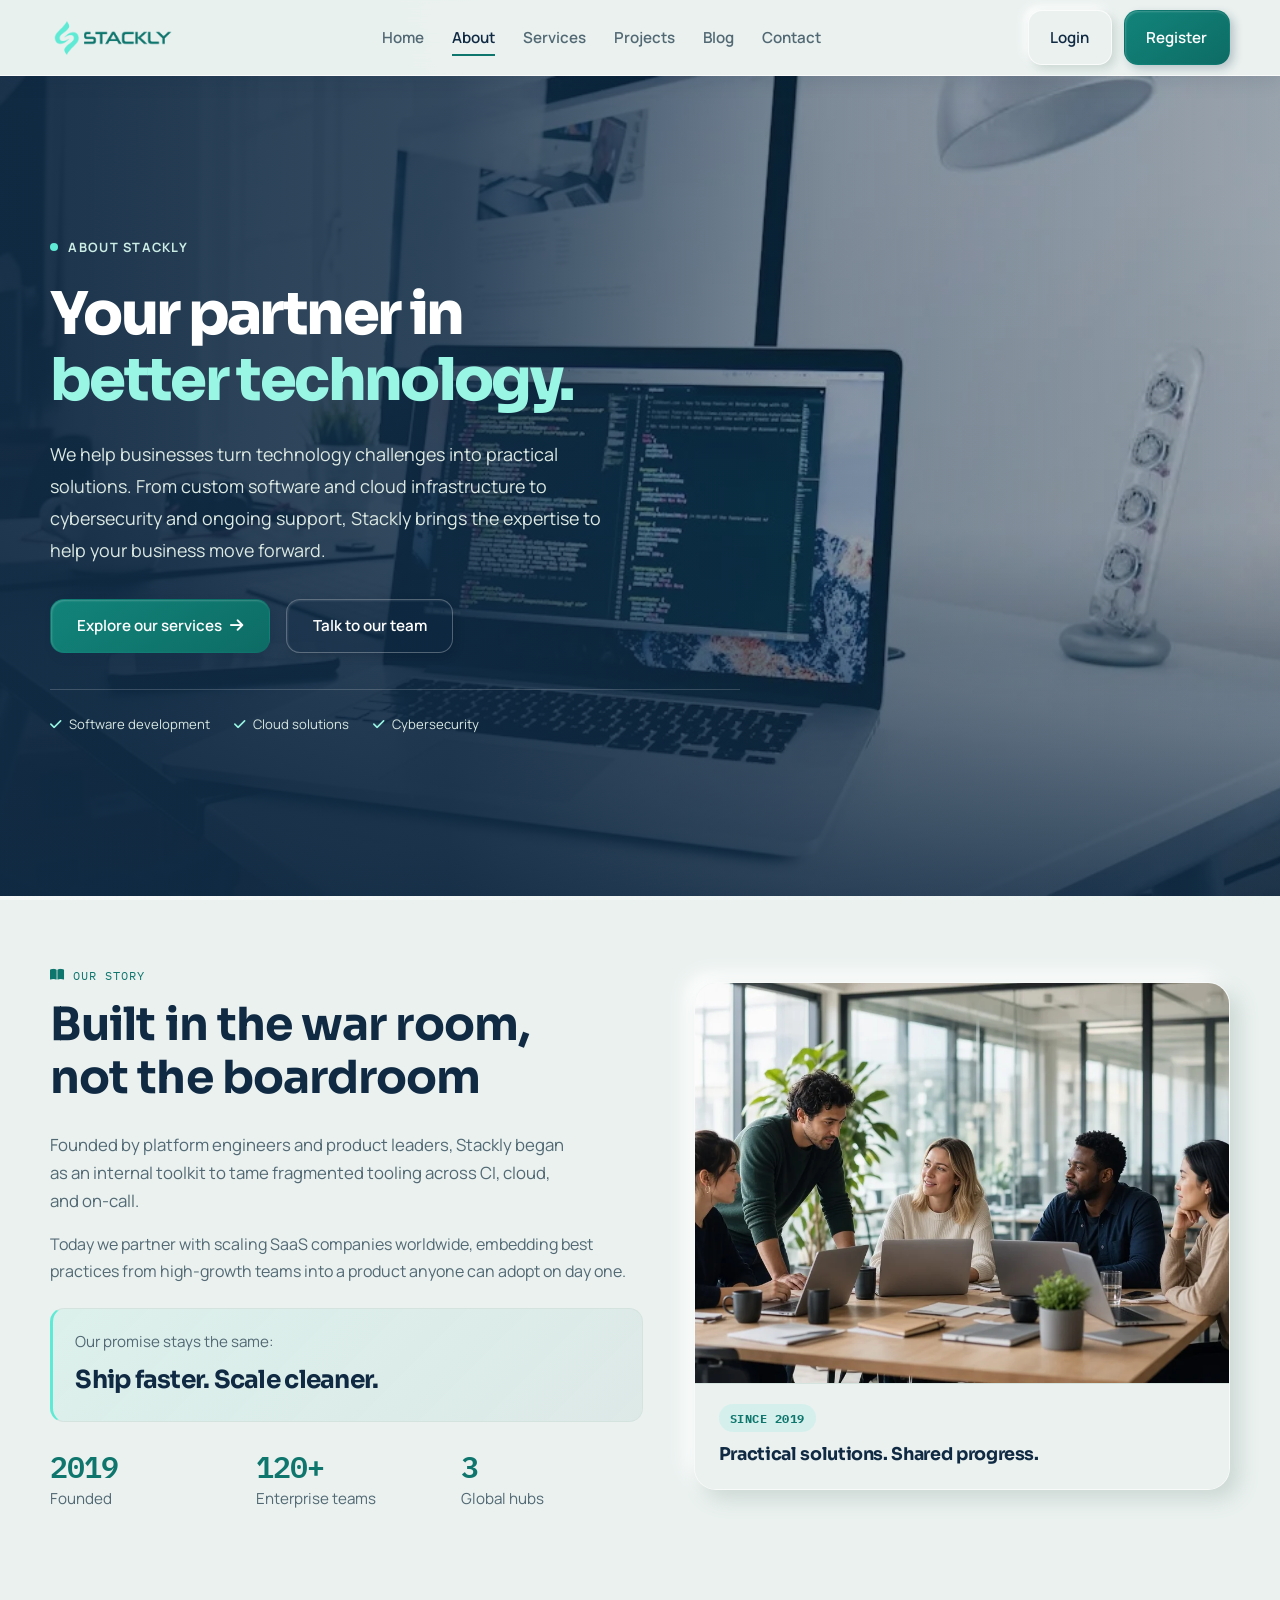
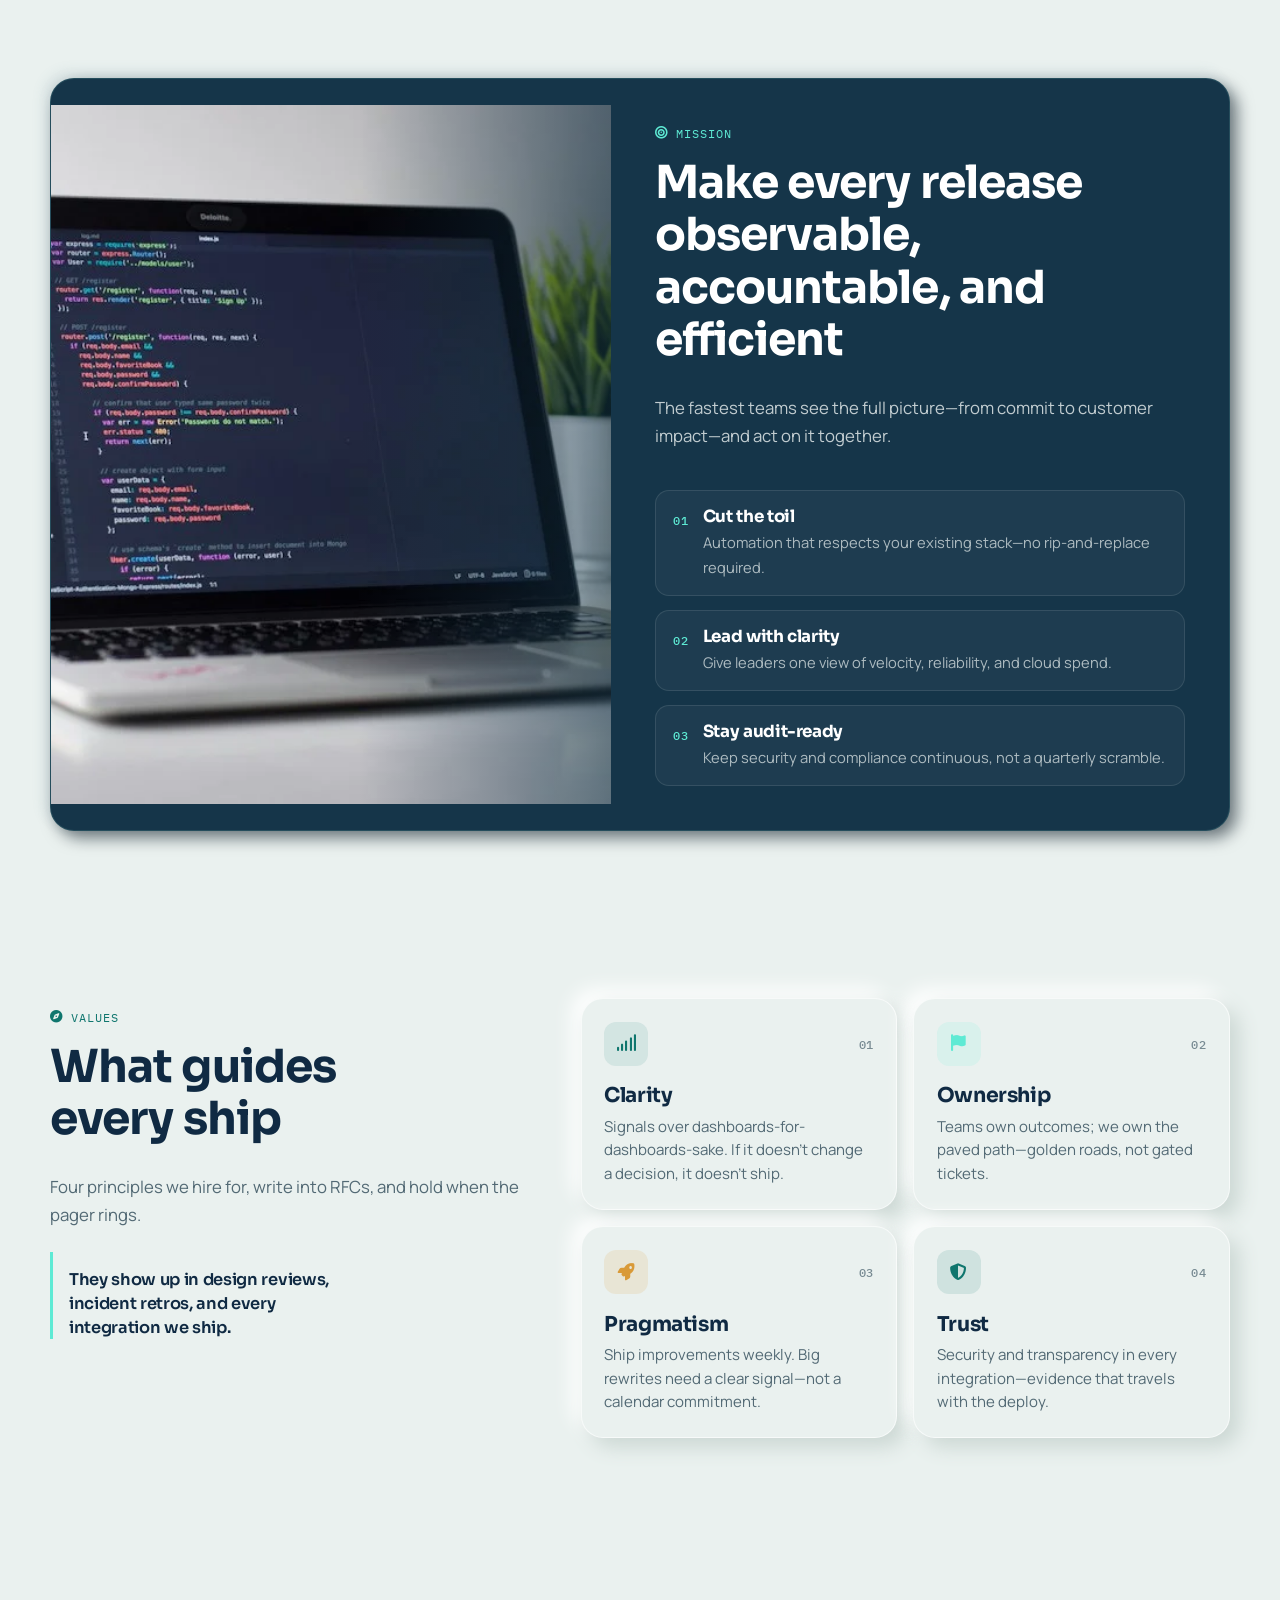
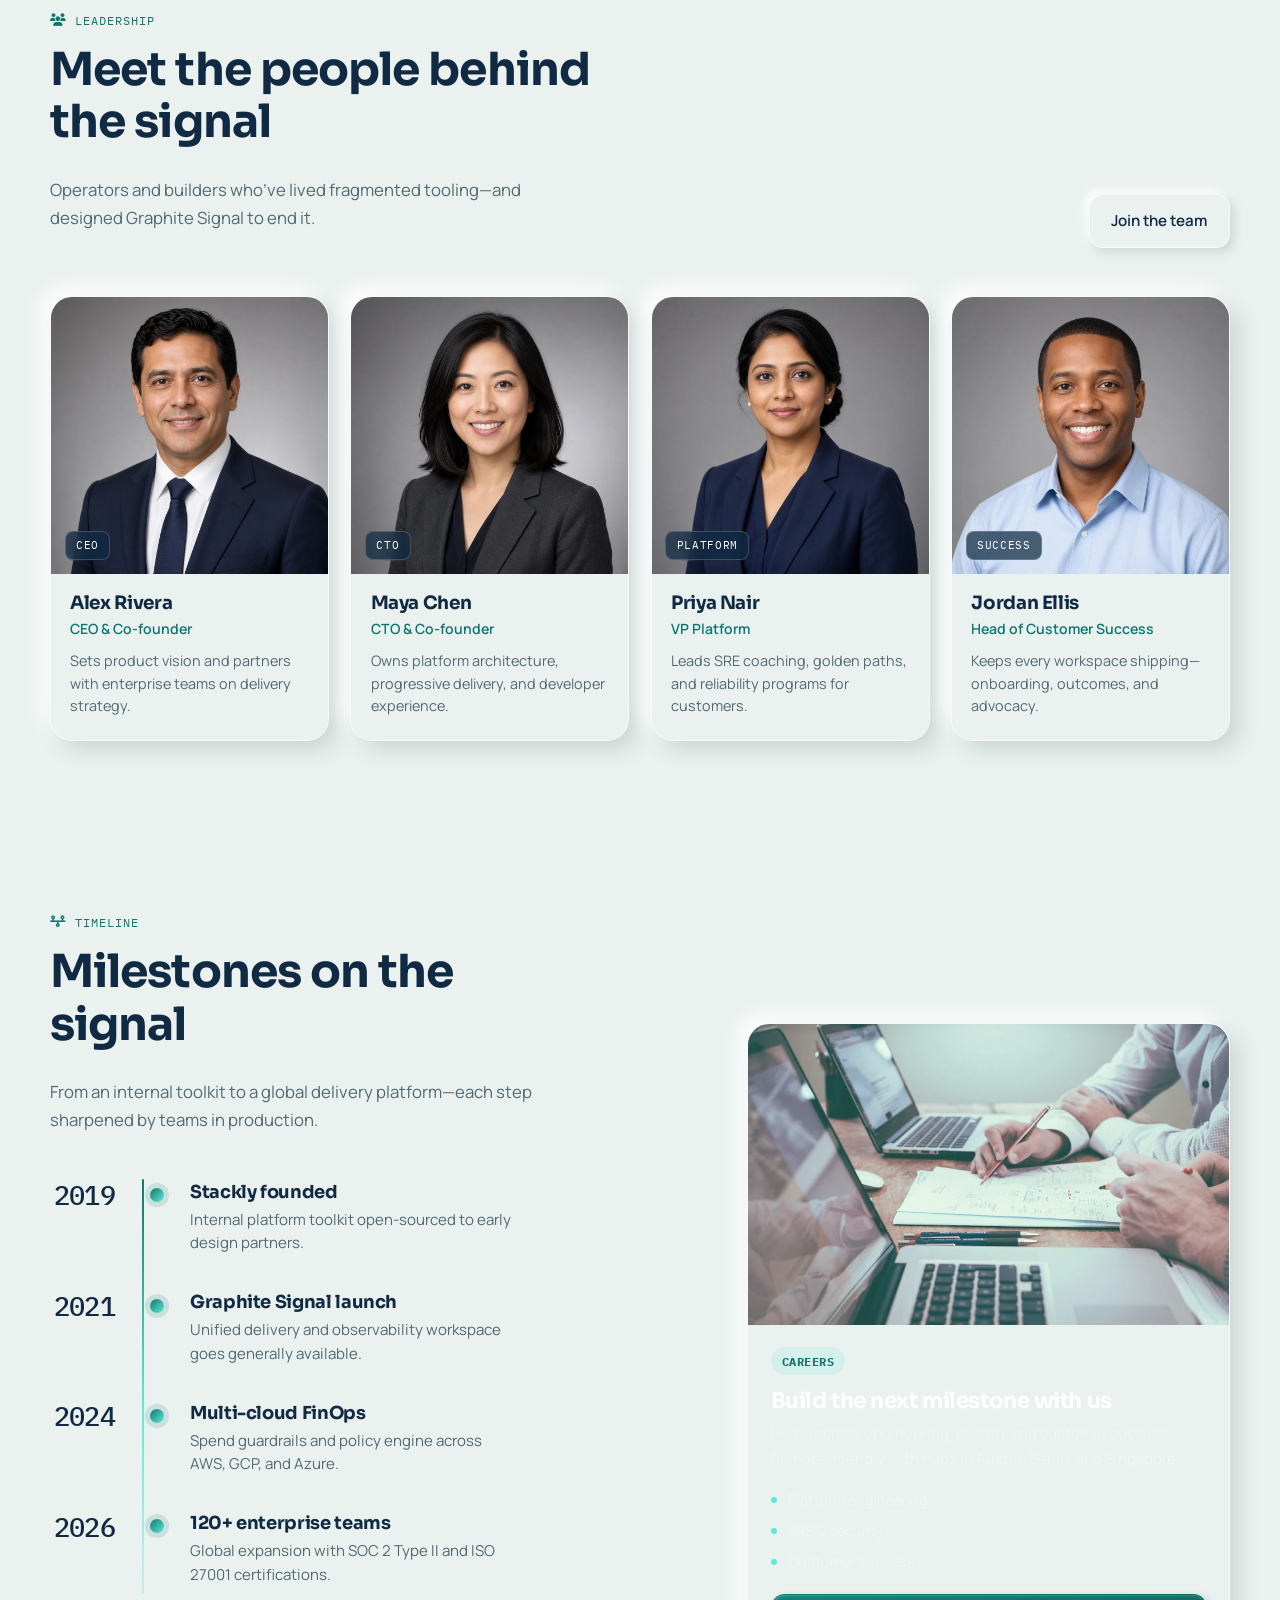
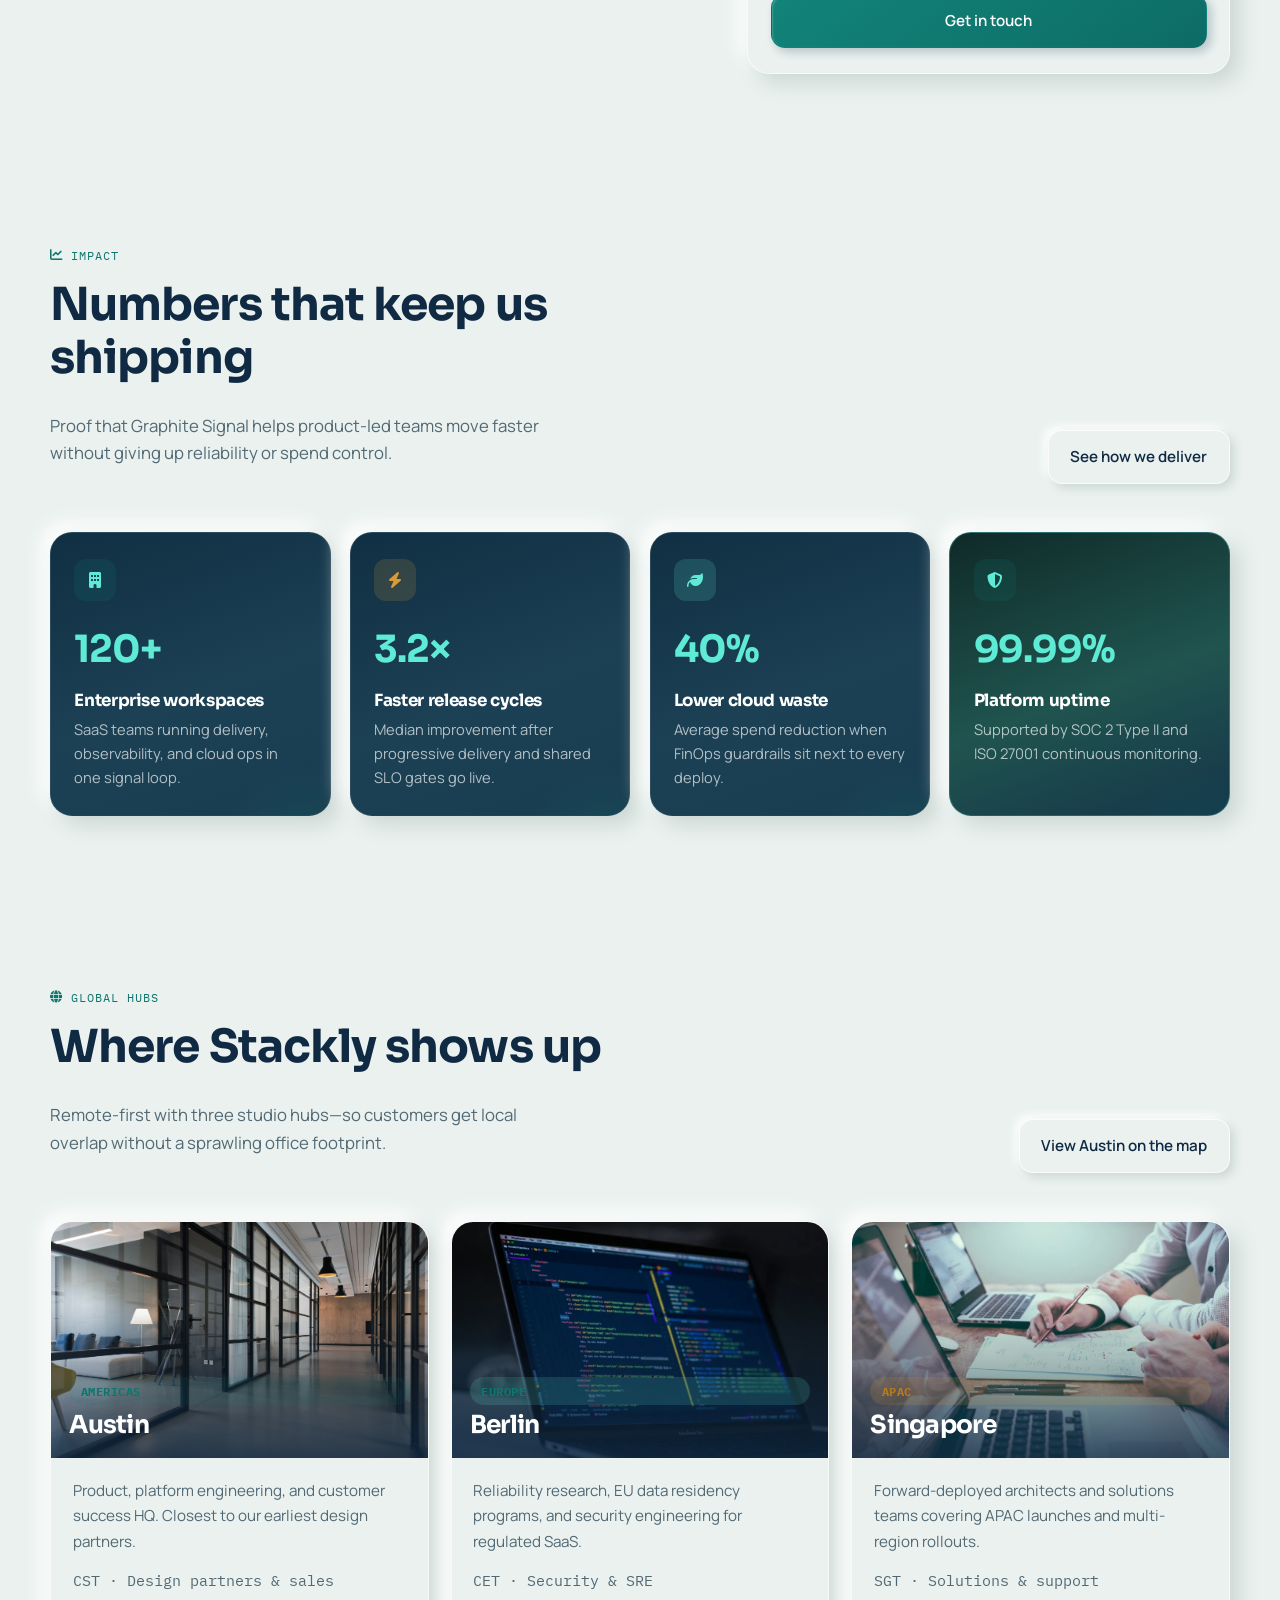
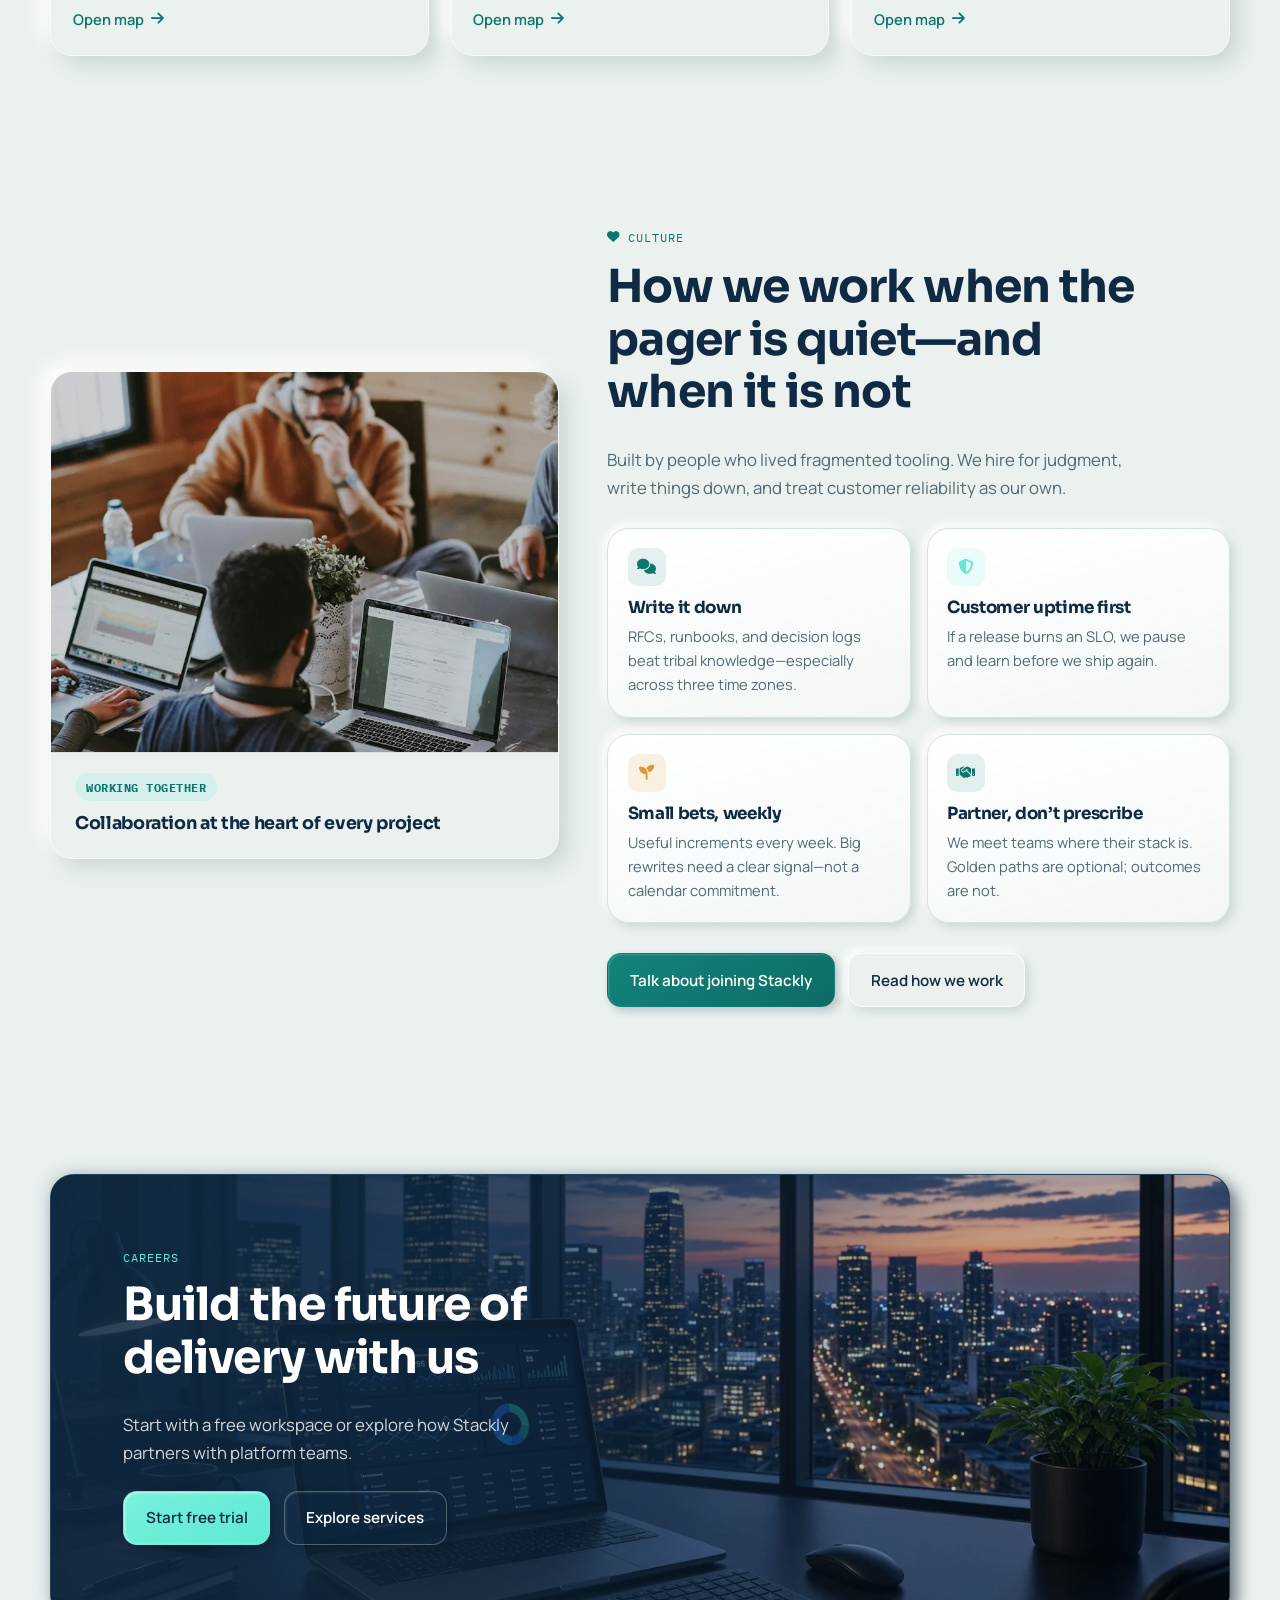
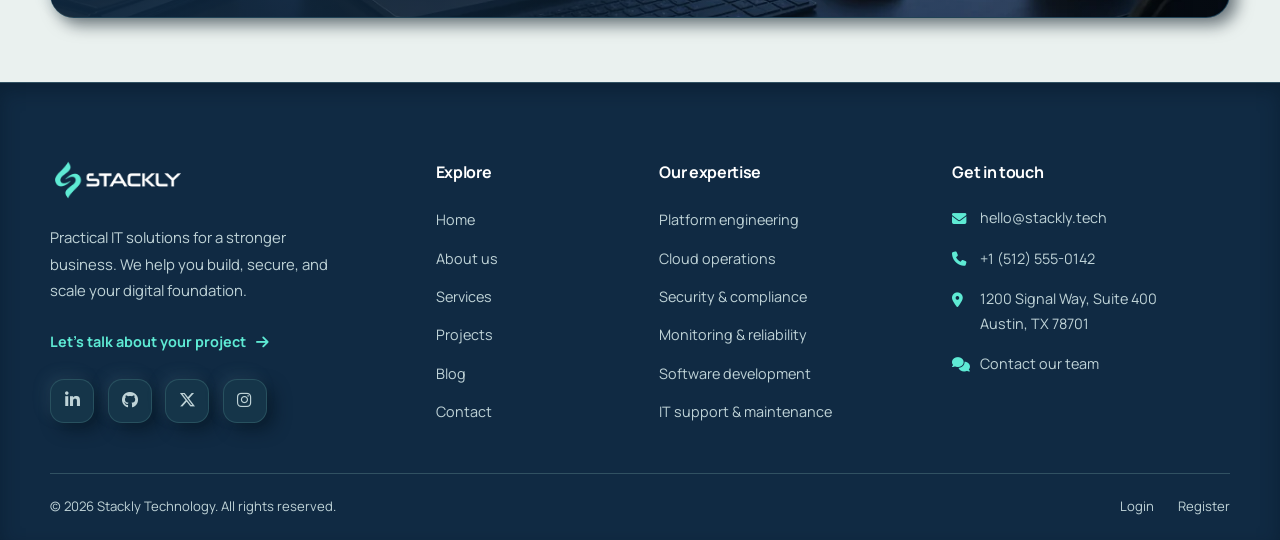
<file: about.html>
<!DOCTYPE html>
<html lang="en">
<head>
  <meta charset="UTF-8">
  <meta name="viewport" content="width=device-width, initial-scale=1.0">
  <meta name="description" content="Meet Stackly, your partner for IT solutions and technology services, including software development, cloud infrastructure, cybersecurity, and ongoing support.">
  <title>About | Stackly Technology</title>
  <link rel="preconnect" href="https://fonts.googleapis.com">
  <link rel="preconnect" href="https://fonts.gstatic.com" crossorigin>
  <link href="https://fonts.googleapis.com/css2?family=IBM+Plex+Mono:wght@400;500&family=Manrope:wght@400;500;600;700&family=Sora:wght@600;700;800&display=swap" rel="stylesheet">
  <link rel="stylesheet" href="https://cdnjs.cloudflare.com/ajax/libs/font-awesome/6.5.2/css/all.min.css" crossorigin="anonymous" referrerpolicy="no-referrer">
  <link rel="stylesheet" href="css/style.css?v=navy-teal-1">
  <link rel="stylesheet" href="css/neumorphism.css?v=3">
</head>
<body class="page-about">
    <div class="preloader" role="status" aria-live="polite" aria-label="Loading">
    <div class="preloader__inner">
      <div class="preloader__mark">
        <div class="preloader__orbit" aria-hidden="true"></div>
        <span class="themed-logo" aria-hidden="true"></span>
      </div>
      <div class="preloader__bar" aria-hidden="true"><span></span></div>
    </div>
    <span class="sr-only">Loading...</span>
  </div>
  <div class="site-bg" aria-hidden="true"></div>

  <header class="site-header">
    <div class="container site-header__inner">
      <a class="brand" href="index.html"><span class="brand__logo themed-logo" role="img" aria-label="Stackly Technology"></span></a>
      <nav class="nav" id="site-nav" aria-label="Primary">
        <a class="nav__link" href="index.html">Home</a>
        <a class="nav__link" href="about.html">About</a>
        <a class="nav__link" href="services.html">Services</a>
        <a class="nav__link" href="projects.html">Projects</a>
        <a class="nav__link" href="blogs.html">Blog</a>
        <a class="nav__link" href="contact.html">Contact</a>
        <div class="nav__actions nav__actions--mobile">
          <a class="btn btn--secondary" href="login.html">Login</a>
          <a class="btn btn--primary" href="register.html">Register</a>
        </div>
      </nav>
      <div class="nav__actions nav__actions--desktop">
        <a class="btn btn--secondary" href="login.html">Login</a>
        <a class="btn btn--primary" href="register.html">Register</a>
        <button class="nav-toggle" type="button" aria-label="Open menu" aria-controls="site-nav" aria-expanded="false"><span></span></button>
      </div>
    </div>
  </header>

  <main>
    <section class="hero hero--home hero--about" aria-labelledby="about-hero-title">
      <div class="hero__media" aria-hidden="true">
        <img src="Images/pillar-development.webp?v=about-images-2" alt="" width="960" height="600" fetchpriority="high">
      </div>
      <div class="container hero__content" data-aos="fade-up">
        <div class="hero__copy" data-aos="fade-up">
          <p class="hero__eyebrow"><span aria-hidden="true"></span> About Stackly</p>
          <h1 id="about-hero-title" class="hero__title">Your partner in<br><span>better technology.</span></h1>
          <p class="hero__text">We help businesses turn technology challenges into practical solutions. From custom software and cloud infrastructure to cybersecurity and ongoing support, Stackly brings the expertise to help your business move forward.</p>
          <div class="btn-group hero__actions">
            <a class="btn btn--primary" href="services.html">Explore our services <i class="fa-solid fa-arrow-right" aria-hidden="true"></i></a>
            <a class="btn btn--ghost" href="contact.html">Talk to our team</a>
          </div>
          <ul class="hero__capabilities" aria-label="Our expertise">
            <li><i class="fa-solid fa-check" aria-hidden="true"></i> Software development</li>
            <li><i class="fa-solid fa-check" aria-hidden="true"></i> Cloud solutions</li>
            <li><i class="fa-solid fa-check" aria-hidden="true"></i> Cybersecurity</li>
          </ul>
        </div>
      </div>
    </section>

    <section class="section section--tight about-story" data-aos="fade-up" aria-labelledby="story-title">
      <div class="container">
        <div class="about-story__grid">
          <div class="about-story__copy" data-aos="fade-up">
            <p class="section__eyebrow"><i class="fa-solid fa-book-open" aria-hidden="true"></i> Our story</p>
            <h2 id="story-title" class="section__title">Built in the war room, not the boardroom</h2>
            <p class="section__lead">Founded by platform engineers and product leaders, Stackly began as an internal toolkit to tame fragmented tooling across CI, cloud, and on-call.</p>
            <p class="muted">Today we partner with scaling SaaS companies worldwide, embedding best practices from high-growth teams into a product anyone can adopt on day one.</p>
            <blockquote class="about-story__promise">
              <p>Our promise stays the same:</p>
              <strong>Ship faster. Scale cleaner.</strong>
            </blockquote>
            <div class="about-story__meta" aria-label="Company milestones">
              <div><span class="mono">2019</span><em>Founded</em></div>
              <div><span class="mono">120+</span><em>Enterprise teams</em></div>
              <div><span class="mono">3</span><em>Global hubs</em></div>
            </div>
          </div>
          <figure class="about-story__media" data-aos="zoom-in">
            <img src="Images/office-collab.webp?v=about-images-2" alt="Technology professionals discussing a project around a table" width="1280" height="720" loading="lazy">
            <figcaption>
              <span class="chip chip--teal">Since 2019</span>
              <strong>Practical solutions. Shared progress.</strong>
            </figcaption>
          </figure>
        </div>
      </div>
    </section>

    <section class="section about-mission" data-aos="fade-up" aria-labelledby="mission-title">
      <div class="container">
        <div class="about-mission__panel">
          <div class="about-mission__media" data-aos="zoom-in">
            <img src="Images/services-development-new.webp?v=about-images-2" alt="Laptop displaying software code in a development workspace" width="960" height="600" loading="lazy">
          </div>
          <div class="about-mission__copy" data-aos="fade-up">
            <p class="section__eyebrow"><i class="fa-solid fa-bullseye" aria-hidden="true"></i> Mission</p>
            <h2 id="mission-title" class="section__title">Make every release observable, accountable, and efficient</h2>
            <p class="section__lead">The fastest teams see the full picture—from commit to customer impact—and act on it together.</p>
            <ol class="about-mission__list">
              <li>
                <span class="about-mission__num" aria-hidden="true">01</span>
                <div>
                  <h3>Cut the toil</h3>
                  <p>Automation that respects your existing stack—no rip-and-replace required.</p>
                </div>
              </li>
              <li>
                <span class="about-mission__num" aria-hidden="true">02</span>
                <div>
                  <h3>Lead with clarity</h3>
                  <p>Give leaders one view of velocity, reliability, and cloud spend.</p>
                </div>
              </li>
              <li>
                <span class="about-mission__num" aria-hidden="true">03</span>
                <div>
                  <h3>Stay audit-ready</h3>
                  <p>Keep security and compliance continuous, not a quarterly scramble.</p>
                </div>
              </li>
            </ol>
          </div>
        </div>
      </div>
    </section>

    <section class="section section--tight about-values" data-aos="fade-up" aria-labelledby="values-title">
      <div class="container">
        <div class="about-values__split">
          <header class="about-values__intro">
            <p class="section__eyebrow"><i class="fa-solid fa-compass" aria-hidden="true"></i> Values</p>
            <h2 id="values-title" class="section__title">What guides every ship</h2>
            <p class="section__lead">Four principles we hire for, write into RFCs, and hold when the pager rings.</p>
            <p class="about-values__note">They show up in design reviews, incident retros, and every integration we ship.</p>
          </header>
          <ol class="values values--signal">
            <li class="value value--signal neo-card" data-aos="fade-up" data-aos-delay="0">
              <div class="value__top">
                <span class="value__icon" aria-hidden="true"><i class="fa-solid fa-signal"></i></span>
                <span class="value__index mono">01</span>
              </div>
              <h3>Clarity</h3>
              <p>Signals over dashboards-for-dashboards-sake. If it doesn’t change a decision, it doesn’t ship.</p>
            </li>
            <li class="value value--signal neo-card" data-aos="fade-up" data-aos-delay="80">
              <div class="value__top">
                <span class="value__icon" aria-hidden="true"><i class="fa-solid fa-flag"></i></span>
                <span class="value__index mono">02</span>
              </div>
              <h3>Ownership</h3>
              <p>Teams own outcomes; we own the paved path—golden roads, not gated tickets.</p>
            </li>
            <li class="value value--signal neo-card" data-aos="fade-up" data-aos-delay="160">
              <div class="value__top">
                <span class="value__icon" aria-hidden="true"><i class="fa-solid fa-rocket"></i></span>
                <span class="value__index mono">03</span>
              </div>
              <h3>Pragmatism</h3>
              <p>Ship improvements weekly. Big rewrites need a clear signal—not a calendar commitment.</p>
            </li>
            <li class="value value--signal neo-card" data-aos="fade-up" data-aos-delay="240">
              <div class="value__top">
                <span class="value__icon" aria-hidden="true"><i class="fa-solid fa-shield-halved"></i></span>
                <span class="value__index mono">04</span>
              </div>
              <h3>Trust</h3>
              <p>Security and transparency in every integration—evidence that travels with the deploy.</p>
            </li>
          </ol>
        </div>
      </div>
    </section>

    <section class="section about-leadership" data-aos="fade-up" aria-labelledby="leadership-title">
      <div class="container">
        <div class="section__head" data-aos="fade-up">
          <div>
            <p class="section__eyebrow"><i class="fa-solid fa-users" aria-hidden="true"></i> Leadership</p>
            <h2 id="leadership-title" class="section__title">Meet the people behind the signal</h2>
            <p class="section__lead">Operators and builders who’ve lived fragmented tooling—and designed Graphite Signal to end it.</p>
          </div>
          <a class="btn btn--secondary" href="404.html">Join the team</a>
        </div>
        <div class="team-grid team-grid--signal">
          <article class="team-card team-card--signal neo-card" data-aos="fade-up" data-aos-delay="0">
            <div class="team-card__media">
              <img src="Images/team-1.webp?v=about-images-2" alt="Alex Rivera, CEO" width="1024" height="1024" loading="lazy">
              <span class="team-card__badge">CEO</span>
            </div>
            <div class="team-card__body">
              <h3>Alex Rivera</h3>
              <p class="team-card__role">CEO &amp; Co-founder</p>
              <p class="team-card__bio">Sets product vision and partners with enterprise teams on delivery strategy.</p>
            </div>
          </article>
          <article class="team-card team-card--signal neo-card" data-aos="fade-up" data-aos-delay="80">
            <div class="team-card__media">
              <img src="Images/team-2.webp?v=about-images-2" alt="Maya Chen, CTO" width="1024" height="1024" loading="lazy">
              <span class="team-card__badge">CTO</span>
            </div>
            <div class="team-card__body">
              <h3>Maya Chen</h3>
              <p class="team-card__role">CTO &amp; Co-founder</p>
              <p class="team-card__bio">Owns platform architecture, progressive delivery, and developer experience.</p>
            </div>
          </article>
          <article class="team-card team-card--signal neo-card" data-aos="fade-up" data-aos-delay="160">
            <div class="team-card__media">
              <img src="Images/team-3.webp?v=about-images-2" alt="Priya Nair, VP Platform" width="1024" height="1024" loading="lazy">
              <span class="team-card__badge">Platform</span>
            </div>
            <div class="team-card__body">
              <h3>Priya Nair</h3>
              <p class="team-card__role">VP Platform</p>
              <p class="team-card__bio">Leads SRE coaching, golden paths, and reliability programs for customers.</p>
            </div>
          </article>
          <article class="team-card team-card--signal neo-card" data-aos="fade-up" data-aos-delay="240">
            <div class="team-card__media">
              <img src="Images/team-4.webp?v=about-images-2" alt="Jordan Ellis, Head of Customer Success" width="1024" height="1024" loading="lazy">
              <span class="team-card__badge">Success</span>
            </div>
            <div class="team-card__body">
              <h3>Jordan Ellis</h3>
              <p class="team-card__role">Head of Customer Success</p>
              <p class="team-card__bio">Keeps every workspace shipping—onboarding, outcomes, and advocacy.</p>
            </div>
          </article>
        </div>
      </div>
    </section>

    <section class="section section--tight about-timeline" data-aos="fade-up" aria-labelledby="timeline-title">
      <div class="container">
        <div class="about-timeline__layout">
          <div class="about-timeline__main">
            <header class="about-timeline__head">
              <p class="section__eyebrow"><i class="fa-solid fa-timeline" aria-hidden="true"></i> Timeline</p>
              <h2 id="timeline-title" class="section__title">Milestones on the signal</h2>
              <p class="section__lead">From an internal toolkit to a global delivery platform—each step sharpened by teams in production.</p>
            </header>
            <ol class="timeline timeline--rail">
              <li class="timeline__item timeline__item--rail" data-aos="fade-up" data-aos-delay="0">
                <span class="timeline__marker" aria-hidden="true"></span>
                <time class="timeline__year mono" datetime="2019">2019</time>
                <div class="timeline__content">
                  <h3>Stackly founded</h3>
                  <p>Internal platform toolkit open-sourced to early design partners.</p>
                </div>
              </li>
              <li class="timeline__item timeline__item--rail" data-aos="fade-up" data-aos-delay="80">
                <span class="timeline__marker" aria-hidden="true"></span>
                <time class="timeline__year mono" datetime="2021">2021</time>
                <div class="timeline__content">
                  <h3>Graphite Signal launch</h3>
                  <p>Unified delivery and observability workspace goes generally available.</p>
                </div>
              </li>
              <li class="timeline__item timeline__item--rail" data-aos="fade-up" data-aos-delay="160">
                <span class="timeline__marker" aria-hidden="true"></span>
                <time class="timeline__year mono" datetime="2024">2024</time>
                <div class="timeline__content">
                  <h3>Multi-cloud FinOps</h3>
                  <p>Spend guardrails and policy engine across AWS, GCP, and Azure.</p>
                </div>
              </li>
              <li class="timeline__item timeline__item--rail" data-aos="fade-up" data-aos-delay="240">
                <span class="timeline__marker" aria-hidden="true"></span>
                <time class="timeline__year mono" datetime="2026">2026</time>
                <div class="timeline__content">
                  <h3>120+ enterprise teams</h3>
                  <p>Global expansion with SOC 2 Type II and ISO 27001 certifications.</p>
                </div>
              </li>
            </ol>
          </div>
          <aside class="about-timeline__aside">
            <div class="about-timeline__join">
              <img src="Images/how-plan.webp?v=about-images-2" alt="Project planning with notes and laptops" width="960" height="640" loading="lazy">
              <div class="about-timeline__join-body">
                <span class="chip chip--teal">Careers</span>
                <h3>Build the next milestone with us</h3>
                <p>Hiring across engineering, design, and customer success. Remote-friendly with hubs in Austin, Berlin, and Singapore.</p>
                <ul class="about-timeline__roles">
                  <li>Platform engineering</li>
                  <li>SRE &amp; security</li>
                  <li>Customer success</li>
                </ul>
                <a class="btn btn--primary btn--block" href="404.html">Get in touch</a>
              </div>
            </div>
          </aside>
        </div>
      </div>
    </section>

    <section class="section about-impact-section" data-aos="fade-up" aria-labelledby="impact-title">
      <div class="container">
        <div class="section__head" data-aos="fade-up">
          <div>
            <p class="section__eyebrow"><i class="fa-solid fa-chart-line" aria-hidden="true"></i> Impact</p>
            <h2 id="impact-title" class="section__title">Numbers that keep us shipping</h2>
            <p class="section__lead">Proof that Graphite Signal helps product-led teams move faster without giving up reliability or spend control.</p>
          </div>
          <a class="btn btn--secondary" href="404.html">See how we deliver</a>
        </div>
        <div class="about-impact about-impact--signal">
          <article class="about-impact__card about-impact__card--signal neo-card" data-aos="fade-up" data-aos-delay="0">
            <span class="about-impact__icon" aria-hidden="true"><i class="fa-solid fa-building"></i></span>
            <strong>120+</strong>
            <h3>Enterprise workspaces</h3>
            <p>SaaS teams running delivery, observability, and cloud ops in one signal loop.</p>
          </article>
          <article class="about-impact__card about-impact__card--signal neo-card" data-aos="fade-up" data-aos-delay="80">
            <span class="about-impact__icon" aria-hidden="true"><i class="fa-solid fa-bolt"></i></span>
            <strong>3.2×</strong>
            <h3>Faster release cycles</h3>
            <p>Median improvement after progressive delivery and shared SLO gates go live.</p>
          </article>
          <article class="about-impact__card about-impact__card--signal neo-card" data-aos="fade-up" data-aos-delay="160">
            <span class="about-impact__icon" aria-hidden="true"><i class="fa-solid fa-leaf"></i></span>
            <strong>40%</strong>
            <h3>Lower cloud waste</h3>
            <p>Average spend reduction when FinOps guardrails sit next to every deploy.</p>
          </article>
          <article class="about-impact__card about-impact__card--signal about-impact__card--accent neo-card" data-aos="fade-up" data-aos-delay="240">
            <span class="about-impact__icon" aria-hidden="true"><i class="fa-solid fa-shield-halved"></i></span>
            <strong>99.99%</strong>
            <h3>Platform uptime</h3>
            <p>Supported by SOC 2 Type II and ISO 27001 continuous monitoring.</p>
          </article>
        </div>
      </div>
    </section>

    <section class="section section--tight about-hubs-section" data-aos="fade-up" aria-labelledby="hubs-title">
      <div class="container">
        <div class="section__head" data-aos="fade-up">
          <div>
            <p class="section__eyebrow"><i class="fa-solid fa-globe" aria-hidden="true"></i> Global hubs</p>
            <h2 id="hubs-title" class="section__title">Where Stackly shows up</h2>
            <p class="section__lead">Remote-first with three studio hubs—so customers get local overlap without a sprawling office footprint.</p>
          </div>
          <a class="btn btn--secondary" href="404.html">View Austin on the map</a>
        </div>
        <div class="about-hubs about-hubs--signal">
          <article class="about-hub about-hub--signal neo-card" data-aos="fade-up" data-aos-delay="0">
            <div class="about-hub__media">
              <img src="Images/hero-office.webp?v=about-images-2" alt="Modern office with glass meeting rooms" width="1920" height="1282" loading="lazy">
              <div class="about-hub__overlay">
                <span class="chip">Americas</span>
                <h3>Austin</h3>
              </div>
            </div>
            <div class="about-hub__body">
              <p>Product, platform engineering, and customer success HQ. Closest to our earliest design partners.</p>
              <p class="about-hub__meta mono">CST · Design partners &amp; sales</p>
              <a class="about-hub__link" href="404.html"  rel="noopener noreferrer">Open map <i class="fa-solid fa-arrow-right" aria-hidden="true"></i></a>
            </div>
          </article>
          <article class="about-hub about-hub--signal neo-card" data-aos="fade-up" data-aos-delay="80">
            <div class="about-hub__media">
              <img src="Images/home-service-development.webp?v=about-images-2" alt="Laptop showing a software development workspace" width="960" height="600" loading="lazy">
              <div class="about-hub__overlay">
                <span class="chip chip--teal">Europe</span>
                <h3>Berlin</h3>
              </div>
            </div>
            <div class="about-hub__body">
              <p>Reliability research, EU data residency programs, and security engineering for regulated SaaS.</p>
              <p class="about-hub__meta mono">CET · Security &amp; SRE</p>
              <a class="about-hub__link" href="404.html" rel="noopener noreferrer">Open map <i class="fa-solid fa-arrow-right" aria-hidden="true"></i></a>
            </div>
          </article>
          <article class="about-hub about-hub--signal neo-card" data-aos="fade-up" data-aos-delay="160">
            <div class="about-hub__media">
              <img src="Images/how-plan.webp?v=about-images-2" alt="Collaborative project planning with laptops and notes" width="960" height="640" loading="lazy">
              <div class="about-hub__overlay">
                <span class="chip chip--amber">APAC</span>
                <h3>Singapore</h3>
              </div>
            </div>
            <div class="about-hub__body">
              <p>Forward-deployed architects and solutions teams covering APAC launches and multi-region rollouts.</p>
              <p class="about-hub__meta mono">SGT · Solutions &amp; support</p>
              <a class="about-hub__link" href="404.html" rel="noopener noreferrer">Open map <i class="fa-solid fa-arrow-right" aria-hidden="true"></i></a>
            </div>
          </article>
        </div>
      </div>
    </section>

    <section class="section about-culture-section" data-aos="fade-up" aria-labelledby="culture-title">
      <div class="container">
        <div class="about-culture about-culture--signal">
          <figure class="about-culture__media" data-aos="zoom-in">
            <img src="Images/pillar-collaboration.webp?v=about-images-2" alt="Colleagues working together on laptops" width="960" height="600" loading="lazy">
            <figcaption class="about-culture__caption">
              <span class="chip chip--teal">Working together</span>
              <strong>Collaboration at the heart of every project</strong>
            </figcaption>
          </figure>
          <div class="about-culture__copy" data-aos="fade-up">
            <p class="section__eyebrow"><i class="fa-solid fa-heart" aria-hidden="true"></i> Culture</p>
            <h2 id="culture-title" class="section__title">How we work when the pager is quiet—and when it is not</h2>
            <p class="section__lead">Built by people who lived fragmented tooling. We hire for judgment, write things down, and treat customer reliability as our own.</p>
            <div class="about-culture__grid about-culture__grid--signal">
              <article>
                <span class="about-culture__icon" aria-hidden="true"><i class="fa-solid fa-comments"></i></span>
                <h3>Write it down</h3>
                <p>RFCs, runbooks, and decision logs beat tribal knowledge—especially across three time zones.</p>
              </article>
              <article>
                <span class="about-culture__icon" aria-hidden="true"><i class="fa-solid fa-shield-halved"></i></span>
                <h3>Customer uptime first</h3>
                <p>If a release burns an SLO, we pause and learn before we ship again.</p>
              </article>
              <article>
                <span class="about-culture__icon" aria-hidden="true"><i class="fa-solid fa-seedling"></i></span>
                <h3>Small bets, weekly</h3>
                <p>Useful increments every week. Big rewrites need a clear signal—not a calendar commitment.</p>
              </article>
              <article>
                <span class="about-culture__icon" aria-hidden="true"><i class="fa-solid fa-handshake"></i></span>
                <h3>Partner, don’t prescribe</h3>
                <p>We meet teams where their stack is. Golden paths are optional; outcomes are not.</p>
              </article>
            </div>
            <div class="btn-group">
              <a class="btn btn--primary" href="404.html">Talk about joining Stackly</a>
              <a class="btn btn--secondary" href="404.html">Read how we work</a>
            </div>
          </div>
        </div>
      </div>
    </section>

    <section class="section section--tight">
      <div class="container" data-aos="zoom-in">
        <div class="cta-band cta-band--sharp" data-aos="zoom-in">
          <div class="cta-band__bg" aria-hidden="true"><img src="Images/cta-signal.webp?v=about-images-2" alt="" width="1280" height="720" loading="lazy"></div>
          <div class="cta-band__content">
            <p class="cta-band__eyebrow">Careers</p>
            <h2 class="section__title">Build the future of delivery with us</h2>
            <p class="cta-band__text">Start with a free workspace or explore how Stackly partners with platform teams.</p>
            <div class="btn-group">
              <a class="btn btn--teal" href="404.html">Start free trial</a>
              <a class="btn btn--ghost" href="404.html">Explore services</a>
            </div>
          </div>
        </div>
      </div>
    </section>
  </main>

  <footer class="site-footer site-footer--clean">
    <div class="container">
      <div class="footer-clean__grid">
        <div class="footer-clean__brand" data-aos="fade-up">
          <a class="brand" href="index.html" aria-label="Stackly home">
            <span class="brand__logo themed-logo" role="img" aria-label="Stackly Technology"></span>
          </a>
          <p>Practical IT solutions for a stronger business. We help you build, secure, and scale your digital foundation.</p>
          <a class="footer-clean__cta" href="contact.html">Let&rsquo;s talk about your project <i class="fa-solid fa-arrow-right" aria-hidden="true"></i></a>
          <nav class="social-links social-links--footer" aria-label="Social media">
            <a href="https://www.linkedin.com/" target="_blank" rel="noopener noreferrer" aria-label="Visit LinkedIn (opens in a new tab)"><i class="fa-brands fa-linkedin-in" aria-hidden="true"></i></a>
            <a href="https://github.com/" target="_blank" rel="noopener noreferrer" aria-label="Visit GitHub (opens in a new tab)"><i class="fa-brands fa-github" aria-hidden="true"></i></a>
            <a href="https://x.com/" target="_blank" rel="noopener noreferrer" aria-label="Visit X (opens in a new tab)"><i class="fa-brands fa-x-twitter" aria-hidden="true"></i></a>
            <a href="https://www.instagram.com/" target="_blank" rel="noopener noreferrer" aria-label="Visit Instagram (opens in a new tab)"><i class="fa-brands fa-instagram" aria-hidden="true"></i></a>
          </nav>
        </div>
        <nav class="footer-clean__column" aria-labelledby="footer-explore-title" data-aos="fade-up">
          <h2 id="footer-explore-title">Explore</h2>
          <ul>
            <li><a href="index.html">Home</a></li>
            <li><a href="about.html">About us</a></li>
            <li><a href="services.html">Services</a></li>
            <li><a href="projects.html">Projects</a></li>
            <li><a href="blogs.html">Blog</a></li>
            <li><a href="contact.html">Contact</a></li>
          </ul>
        </nav>
        <nav class="footer-clean__column" aria-labelledby="footer-services-title" data-aos="fade-up">
          <h2 id="footer-services-title">Our expertise</h2>
          <ul>
            <li><a href="services.html">Platform engineering</a></li>
            <li><a href="services.html">Cloud operations</a></li>
            <li><a href="services.html">Security &amp; compliance</a></li>
            <li><a href="services.html">Monitoring &amp; reliability</a></li>
            <li><a href="services.html#software-development">Software development</a></li>
            <li><a href="services.html#it-support">IT support &amp; maintenance</a></li>
          </ul>
        </nav>
        <div class="footer-clean__column" data-aos="fade-up">
          <h2>Get in touch</h2>
          <address class="footer-clean__contact">
            <a href="mailto:hello@stackly.tech"><i class="fa-solid fa-envelope" aria-hidden="true"></i><span>hello@stackly.tech</span></a>
            <a href="tel:+15125550142"><i class="fa-solid fa-phone" aria-hidden="true"></i><span>+1 (512) 555-0142</span></a>
            <p><i class="fa-solid fa-location-dot" aria-hidden="true"></i><span>1200 Signal Way, Suite 400<br>Austin, TX 78701</span></p>
            <a href="contact.html"><i class="fa-solid fa-comments" aria-hidden="true"></i><span>Contact our team</span></a>
          </address>
        </div>
      </div>
      <div class="footer-clean__bottom" data-aos="fade-up">
        <p>&copy; <span data-year></span> Stackly Technology. All rights reserved.</p>
        <nav aria-label="Footer account links">
          <a href="login.html">Login</a>
          <a href="register.html">Register</a>
        </nav>
      </div>
    </div>
  </footer>
  <script src="js/main.js?v=aos-site-1" defer></script>
</body>
</html>
</file>
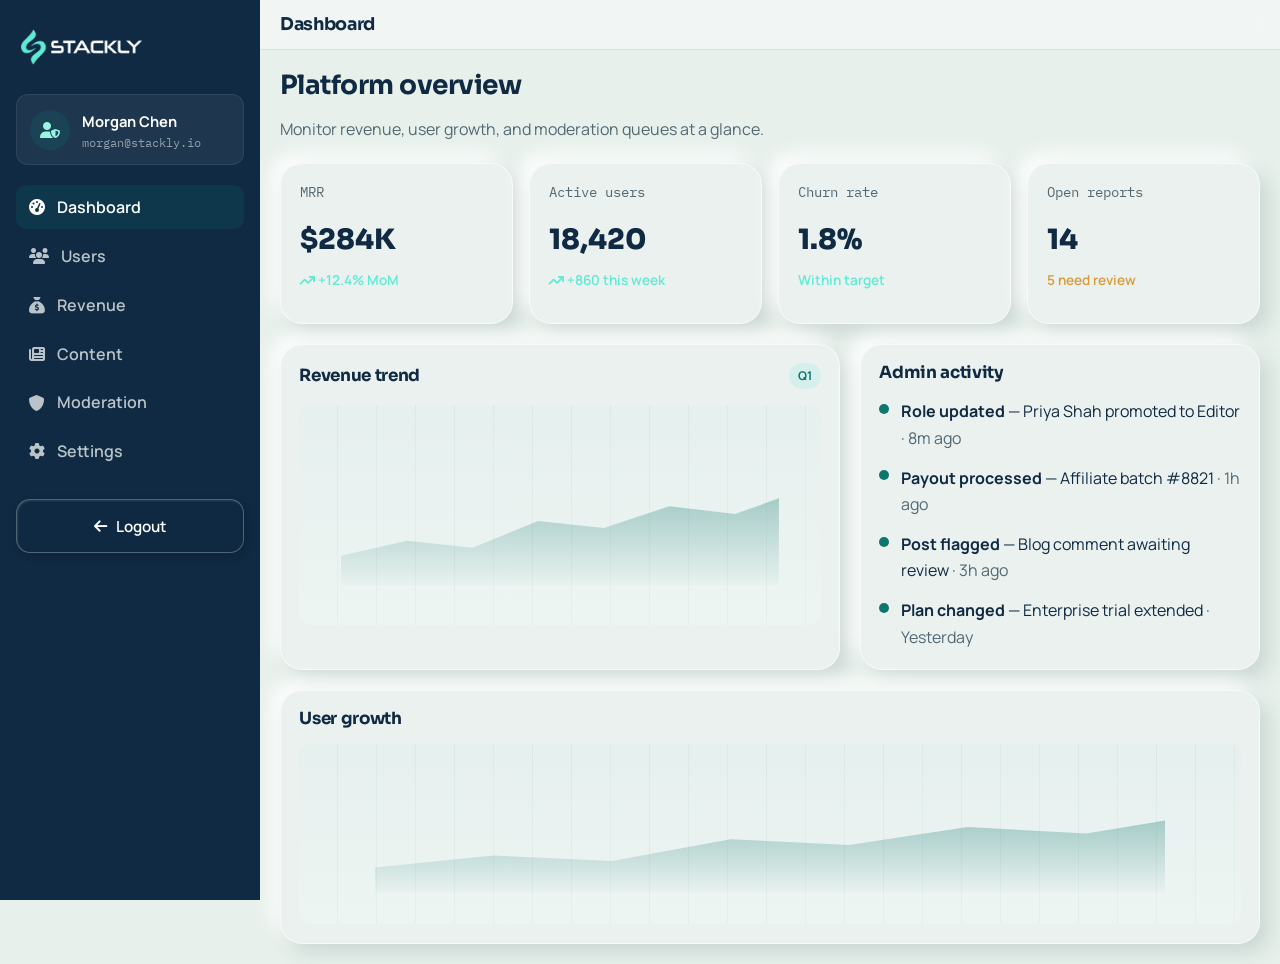
<file: admin.html>
<!DOCTYPE html>
<html lang="en">
<head>
  <meta charset="UTF-8">
  <meta name="viewport" content="width=device-width, initial-scale=1.0">
  <meta name="description" content="Stackly Technology admin dashboard — users, revenue, content moderation, and settings.">
  <title>Admin Dashboard — Stackly Technology</title>
  <link rel="preconnect" href="https://fonts.googleapis.com">
  <link rel="preconnect" href="https://fonts.gstatic.com" crossorigin>
  <link href="https://fonts.googleapis.com/css2?family=IBM+Plex+Mono:wght@400;500&family=Manrope:wght@400;500;600;700&family=Sora:wght@600;700;800&display=swap" rel="stylesheet">
  <link rel="stylesheet" href="https://cdnjs.cloudflare.com/ajax/libs/font-awesome/6.5.2/css/all.min.css" crossorigin="anonymous" referrerpolicy="no-referrer">
  <link rel="stylesheet" href="css/style.css?v=navy-teal-1">
  <link rel="stylesheet" href="css/neumorphism.css?v=3">
</head>
<body>
  <div class="preloader" role="status" aria-live="polite" aria-label="Loading">
    <div class="preloader__inner">
      <div class="preloader__mark">
        <div class="preloader__orbit" aria-hidden="true"></div>
        <span class="themed-logo" aria-hidden="true"></span>
      </div>
      <div class="preloader__bar" aria-hidden="true"><span></span></div>
    </div>
    <span class="sr-only">Loading...</span>
  </div>
 

  <div class="dash">
    <div class="dash-overlay" aria-hidden="true"></div>

    <aside class="dash-sidebar" aria-label="Admin dashboard navigation">
      <a class="brand" href="index.html" style="color: #fff;">
        <span class="brand__logo themed-logo" role="img" aria-label="Stackly Technology"></span>
      </a>

      <div class="dash-user">
        <div class="dash-user__avatar" aria-hidden="true"><i class="fa-solid fa-user-shield"></i></div>
        <div class="dash-user__meta">
          <strong data-user-name>Your name</strong>
          <span class="mono" data-user-email>you@company.com</span>
        </div>
      </div>

      <nav class="dash-nav">
        <a href="#dashboard" class="is-active"><i class="fa-solid fa-gauge-high" aria-hidden="true"></i> Dashboard</a>
        <a href="#users"><i class="fa-solid fa-users" aria-hidden="true"></i> Users</a>
        <a href="#revenue"><i class="fa-solid fa-sack-dollar" aria-hidden="true"></i> Revenue</a>
        <a href="#content"><i class="fa-solid fa-newspaper" aria-hidden="true"></i> Content</a>
        <a href="#moderation"><i class="fa-solid fa-shield" aria-hidden="true"></i> Moderation</a>
        <a href="#settings"><i class="fa-solid fa-gear" aria-hidden="true"></i> Settings</a>
      </nav>

      <a href="login.html" class="btn btn--ghost btn--block" data-logout><i class="fa-solid fa-arrow-left" aria-hidden="true"></i> Logout</a>
    </aside>

    <div class="dash-main">
      <header class="dash-topbar">
        <div class="dash-topbar__start">
          <button type="button" class="sidebar-toggle" aria-label="Open navigation menu" aria-expanded="false">
            <i class="fa-solid fa-bars" aria-hidden="true"></i>
          </button>
          <h2 class="dash-topbar__title mt-0 mb-0" data-dash-title>Dashboard</h2>
        </div>
      </header>

      <div class="dash-content">
        <!-- Dashboard -->
        <section class="dash-view is-active" data-dash-view="dashboard" aria-labelledby="admin-dash-heading">
          <div>
            <h1 id="admin-dash-heading" class="mt-0" style="font-size: 1.65rem;">Platform overview</h1>
            <p class="muted mb-0">Monitor revenue, user growth, and moderation queues at a glance.</p>
          </div>

          <div class="kpi-grid">
            <article class="kpi neo-card" data-aos="fade-up">
              <p class="kpi__label">MRR</p>
              <p class="kpi__value">$284K</p>
              <p class="kpi__delta"><i class="fa-solid fa-arrow-trend-up" aria-hidden="true"></i> +12.4% MoM</p>
            </article>
            <article class="kpi neo-card" data-aos="fade-up">
              <p class="kpi__label">Active users</p>
              <p class="kpi__value">18,420</p>
              <p class="kpi__delta"><i class="fa-solid fa-arrow-trend-up" aria-hidden="true"></i> +860 this week</p>
            </article>
            <article class="kpi neo-card" data-aos="fade-up">
              <p class="kpi__label">Churn rate</p>
              <p class="kpi__value">1.8%</p>
              <p class="kpi__delta" style="color: var(--signal-2);">Within target</p>
            </article>
            <article class="kpi neo-card" data-aos="fade-up">
              <p class="kpi__label">Open reports</p>
              <p class="kpi__value">14</p>
              <p class="kpi__delta" style="color: var(--amber);">5 need review</p>
            </article>
          </div>

          <div class="dash-grid-2">
            <section class="dash-panel neo-card" aria-labelledby="admin-revenue-chart" data-aos="fade-up">
              <div class="dash-panel__head">
                <h3 id="admin-revenue-chart">Revenue trend</h3>
                <span class="badge badge--success">Q1</span>
              </div>
              <div class="chart-placeholder" role="img" aria-label="Bar chart placeholder showing monthly recurring revenue growth"></div>
            </section>

            <section class="dash-panel neo-card" aria-labelledby="admin-activity" data-aos="fade-up">
              <div class="dash-panel__head">
                <h3 id="admin-activity">Admin activity</h3>
              </div>
              <ul class="activity-feed">
                <li><span><strong>Role updated</strong> — Priya Shah promoted to Editor <span class="muted">· 8m ago</span></span></li>
                <li><span><strong>Payout processed</strong> — Affiliate batch #8821 <span class="muted">· 1h ago</span></span></li>
                <li><span><strong>Post flagged</strong> — Blog comment awaiting review <span class="muted">· 3h ago</span></span></li>
                <li><span><strong>Plan changed</strong> — Enterprise trial extended <span class="muted">· Yesterday</span></span></li>
              </ul>
            </section>
          </div>

          <section class="dash-panel neo-card" aria-labelledby="admin-users-chart" data-aos="fade-up">
            <div class="dash-panel__head">
              <h3 id="admin-users-chart">User growth</h3>
            </div>
            <div class="chart-placeholder" style="height: 180px;" role="img" aria-label="Area chart placeholder showing new user signups over time"></div>
          </section>
        </section>

        <!-- Users -->
        <section class="dash-view" data-dash-view="users" hidden aria-labelledby="admin-users-heading">
          <div>
            <h1 id="admin-users-heading" class="mt-0" style="font-size: 1.65rem;">Users</h1>
            <p class="muted mb-0">Manage roles, invites, and account status across the platform.</p>
          </div>

          <section class="dash-panel neo-card" data-table-page data-per-page="5" aria-labelledby="admin-users-table" data-aos="fade-up">
            <div class="dash-panel__head">
              <h3 id="admin-users-table">All users</h3>
              
            </div>
            <table class="table">
              <thead>
                <tr>
                  <th scope="col">Name</th>
                  <th scope="col">Email</th>
                  <th scope="col">Role</th>
                  <th scope="col">Status</th>
                  <th scope="col">Joined</th>
                </tr>
              </thead>
              <tbody>
                <tr>
                  <td>Morgan Chen</td>
                  <td>morgan@stackly.io</td>
                  <td><span class="badge">Admin</span></td>
                  <td><span class="badge badge--success">Active</span></td>
                  <td>Jan 12, 2024</td>
                </tr>
                <tr>
                  <td>Priya Shah</td>
                  <td>priya@stackly.io</td>
                  <td><span class="badge badge--warn">Editor</span></td>
                  <td><span class="badge badge--success">Active</span></td>
                  <td>Feb 3, 2024</td>
                </tr>
                <tr>
                  <td>Jordan Lee</td>
                  <td>jordan@acme.co</td>
                  <td><span class="badge badge--success">Client</span></td>
                  <td><span class="badge badge--success">Active</span></td>
                  <td>Mar 18, 2024</td>
                </tr>
                <tr>
                  <td>Sam Rivera</td>
                  <td>sam@northwind.app</td>
                  <td><span class="badge badge--success">Client</span></td>
                  <td><span class="badge badge--warn">Pending</span></td>
                  <td>Mar 28, 2024</td>
                </tr>
                <tr>
                  <td>Alex Morgan</td>
                  <td>alex@orbit.dev</td>
                  <td><span class="badge badge--success">Client</span></td>
                  <td><span class="badge badge--danger">Suspended</span></td>
                  <td>Apr 2, 2024</td>
                </tr>
                <tr>
                  <td>Casey Wu</td>
                  <td>casey@stackly.io</td>
                  <td><span class="badge badge--warn">Editor</span></td>
                  <td><span class="badge badge--success">Active</span></td>
                  <td>May 9, 2024</td>
                </tr>
                <tr>
                  <td>Riley Brooks</td>
                  <td>riley@beacon.io</td>
                  <td><span class="badge badge--success">Client</span></td>
                  <td><span class="badge badge--success">Active</span></td>
                  <td>Jun 14, 2024</td>
                </tr>
              </tbody>
            </table>
            <nav class="pagination" data-table-pager aria-label="Users table pagination"></nav>
          </section>
        </section>

        <!-- Revenue -->
        <section class="dash-view" data-dash-view="revenue" hidden aria-labelledby="admin-revenue-heading">
          <div>
            <h1 id="admin-revenue-heading" class="mt-0" style="font-size: 1.65rem;">Revenue</h1>
            <p class="muted mb-0">Track MRR, churn, and plan mix for the current quarter.</p>
          </div>

          <div class="kpi-grid">
            <article class="kpi neo-card" data-aos="fade-up">
              <p class="kpi__label">MRR</p>
              <p class="kpi__value">$284K</p>
              <p class="kpi__delta"><i class="fa-solid fa-arrow-trend-up" aria-hidden="true"></i> +12.4% MoM</p>
            </article>
            <article class="kpi neo-card" data-aos="fade-up">
              <p class="kpi__label">ARR</p>
              <p class="kpi__value">$3.4M</p>
              <p class="kpi__delta"><i class="fa-solid fa-arrow-trend-up" aria-hidden="true"></i> +9.1% YoY</p>
            </article>
            <article class="kpi neo-card" data-aos="fade-up">
              <p class="kpi__label">ARPU</p>
              <p class="kpi__value">$154</p>
              <p class="kpi__delta">Pro + Growth mix</p>
            </article>
            <article class="kpi neo-card" data-aos="fade-up">
              <p class="kpi__label">Churn</p>
              <p class="kpi__value">1.8%</p>
              <p class="kpi__delta" style="color: var(--signal-2);">Within target</p>
            </article>
          </div>

          <section class="dash-panel neo-card" aria-labelledby="revenue-trend-title" data-aos="fade-up">
            <div class="dash-panel__head">
              <h3 id="revenue-trend-title">Monthly recurring revenue</h3>
              <span class="badge badge--success">Live</span>
            </div>
            <div class="chart-placeholder" role="img" aria-label="Revenue bar chart placeholder"></div>
          </section>

          <section class="dash-panel neo-card" aria-labelledby="revenue-plans" data-aos="fade-up">
            <div class="dash-panel__head">
              <h3 id="revenue-plans">Plan breakdown</h3>
            </div>
            <ul class="info-list">
              <li>
                <i class="fa-solid fa-layer-group" aria-hidden="true"></i>
                <div>
                  <strong>Growth — 42%</strong>
                  <p class="muted mb-0" style="font-size: 0.9rem;">$119K MRR · 772 seats</p>
                </div>
              </li>
              <li>
                <i class="fa-solid fa-briefcase" aria-hidden="true"></i>
                <div>
                  <strong>Pro — 31%</strong>
                  <p class="muted mb-0" style="font-size: 0.9rem;">$88K MRR · 1,240 seats</p>
                </div>
              </li>
              <li>
                <i class="fa-solid fa-building" aria-hidden="true"></i>
                <div>
                  <strong>Enterprise — 27%</strong>
                  <p class="muted mb-0" style="font-size: 0.9rem;">$77K MRR · 48 accounts</p>
                </div>
              </li>
            </ul>
          </section>
        </section>

        <!-- Content -->
        <section class="dash-view" data-dash-view="content" hidden aria-labelledby="admin-content-heading">
          <div>
            <h1 id="admin-content-heading" class="mt-0" style="font-size: 1.65rem;">Content</h1>
            <p class="muted mb-0">Publish blog posts, case studies, and marketing pages.</p>
          </div>

          <section class="dash-panel neo-card" aria-labelledby="content-queue" data-aos="fade-up">
            <div class="dash-panel__head">
              <h3 id="content-queue">Editorial queue</h3>
             
            </div>
            <ul class="info-list">
              <li>
                <i class="fa-solid fa-pen" aria-hidden="true"></i>
                <div>
                  <strong>Observability that follows the deploy</strong>
                  <p class="muted mb-0" style="font-size: 0.9rem;">Draft · scheduled for review</p>
                </div>
              </li>
              <li>
                <i class="fa-solid fa-newspaper" aria-hidden="true"></i>
                <div>
                  <strong>Atlas CRM customer story</strong>
                  <p class="muted mb-0" style="font-size: 0.9rem;">In review · Priya Shah</p>
                </div>
              </li>
              <li>
                <i class="fa-solid fa-image" aria-hidden="true"></i>
                <div>
                  <strong>Hero upload — case study</strong>
                  <p class="muted mb-0" style="font-size: 0.9rem;">Awaiting alt-text check</p>
                </div>
              </li>
            </ul>
          </section>

          <section class="dash-panel neo-card" aria-labelledby="published-posts" data-aos="fade-up">
            <div class="dash-panel__head">
              <h3 id="published-posts">Recently published</h3>
              <a href="404.html" class="btn btn--secondary" style="min-height: 40px; padding: 0.5rem 1rem;">View blog</a>
            </div>
            <ul class="activity-feed">
              <li><span><strong>Signal API launch notes</strong> <span class="muted">· Mar 4</span></span></li>
              <li><span><strong>How teams cut MTTR by 40%</strong> <span class="muted">· Feb 21</span></span></li>
              <li><span><strong>Platform roadmap Q1</strong> <span class="muted">· Feb 8</span></span></li>
            </ul>
          </section>
        </section>

        <!-- Moderation -->
        <section class="dash-view" data-dash-view="moderation" hidden aria-labelledby="admin-mod-heading">
          <div>
            <h1 id="admin-mod-heading" class="mt-0" style="font-size: 1.65rem;">Moderation</h1>
            <p class="muted mb-0">Review flagged comments, uploads, and account reports.</p>
          </div>

          <section class="dash-panel neo-card" aria-labelledby="mod-queue" data-aos="fade-up">
            <div class="dash-panel__head">
              <h3 id="mod-queue">Open queue</h3>
              <span class="badge badge--warn">5 pending</span>
            </div>
            <ul class="info-list">
              <li>
                <i class="fa-solid fa-comment-dots" aria-hidden="true"></i>
                <div>
                  <strong>Blog comment #4412</strong>
                  <p class="muted mb-0" style="font-size: 0.9rem;">Flagged for spam ·</p>
                </div>
              </li>
              <li>
                <i class="fa-solid fa-image" aria-hidden="true"></i>
                <div>
                  <strong>Hero upload — case study</strong>
                  <p class="muted mb-0" style="font-size: 0.9rem;">Awaiting alt-text check · </p>
                </div>
              </li>
              <li>
                <i class="fa-solid fa-user-slash" aria-hidden="true"></i>
                <div>
                  <strong>Account report</strong>
                  <p class="muted mb-0" style="font-size: 0.9rem;">2 community reports · priority medium · </p>
                </div>
              </li>
            </ul>
          </section>
        </section>

        <!-- Settings -->
        <section class="dash-view" data-dash-view="settings" hidden aria-labelledby="admin-settings-heading">
          <div>
            <h1 id="admin-settings-heading" class="mt-0" style="font-size: 1.65rem;">Settings</h1>
            <p class="muted mb-0">Configure site identity, support contacts, and maintenance mode.</p>
          </div>

          <section class="dash-panel neo-card" aria-labelledby="settings-form-title" data-aos="fade-up">
            <div class="dash-panel__head">
              <h3 id="settings-form-title">Platform settings</h3>
            </div>
            <form class="form" data-validate data-success-redirect="404.html" action="404.html" method="post">
              <div class="field">
                <label for="admin-site-name">Site name</label>
                <input type="text" id="admin-site-name" name="site_name" value="Stackly Technology">
              </div>
              <div class="field">
                <label for="admin-support-email">Support email</label>
                <input type="email" id="admin-support-email" name="support_email" value="hello@stackly.io">
              </div>
              <label style="display: flex; align-items: center; gap: 0.5rem; font-size: 0.9rem;">
                <input type="checkbox" name="maintenance" style="width: auto; min-height: auto;">
                Enable maintenance mode (demo)
              </label>
              <button type="submit" class="btn btn--secondary">Save changes</button>
            </form>
          </section>
        </section>
      </div>
    </div>
  </div>

  <script src="js/main.js?v=aos-site-1" defer></script>
</body>
</html>
</file>
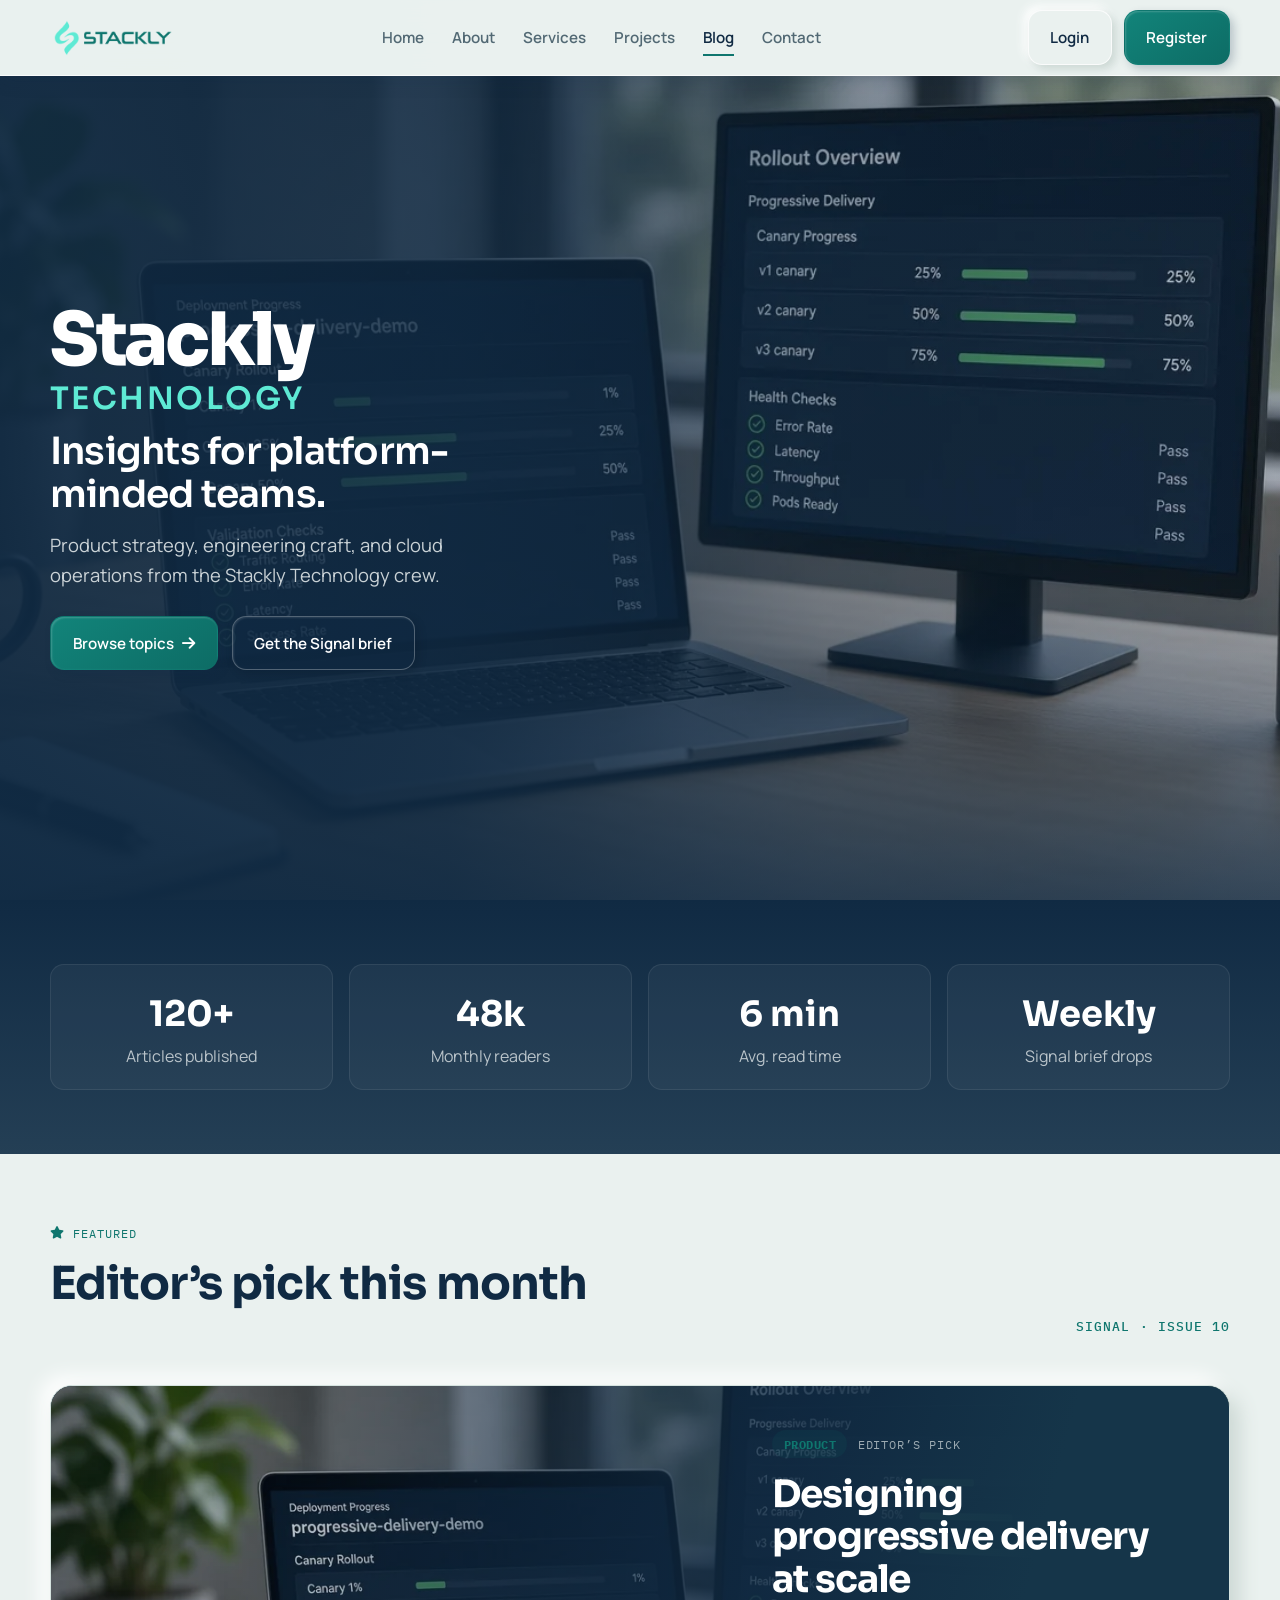
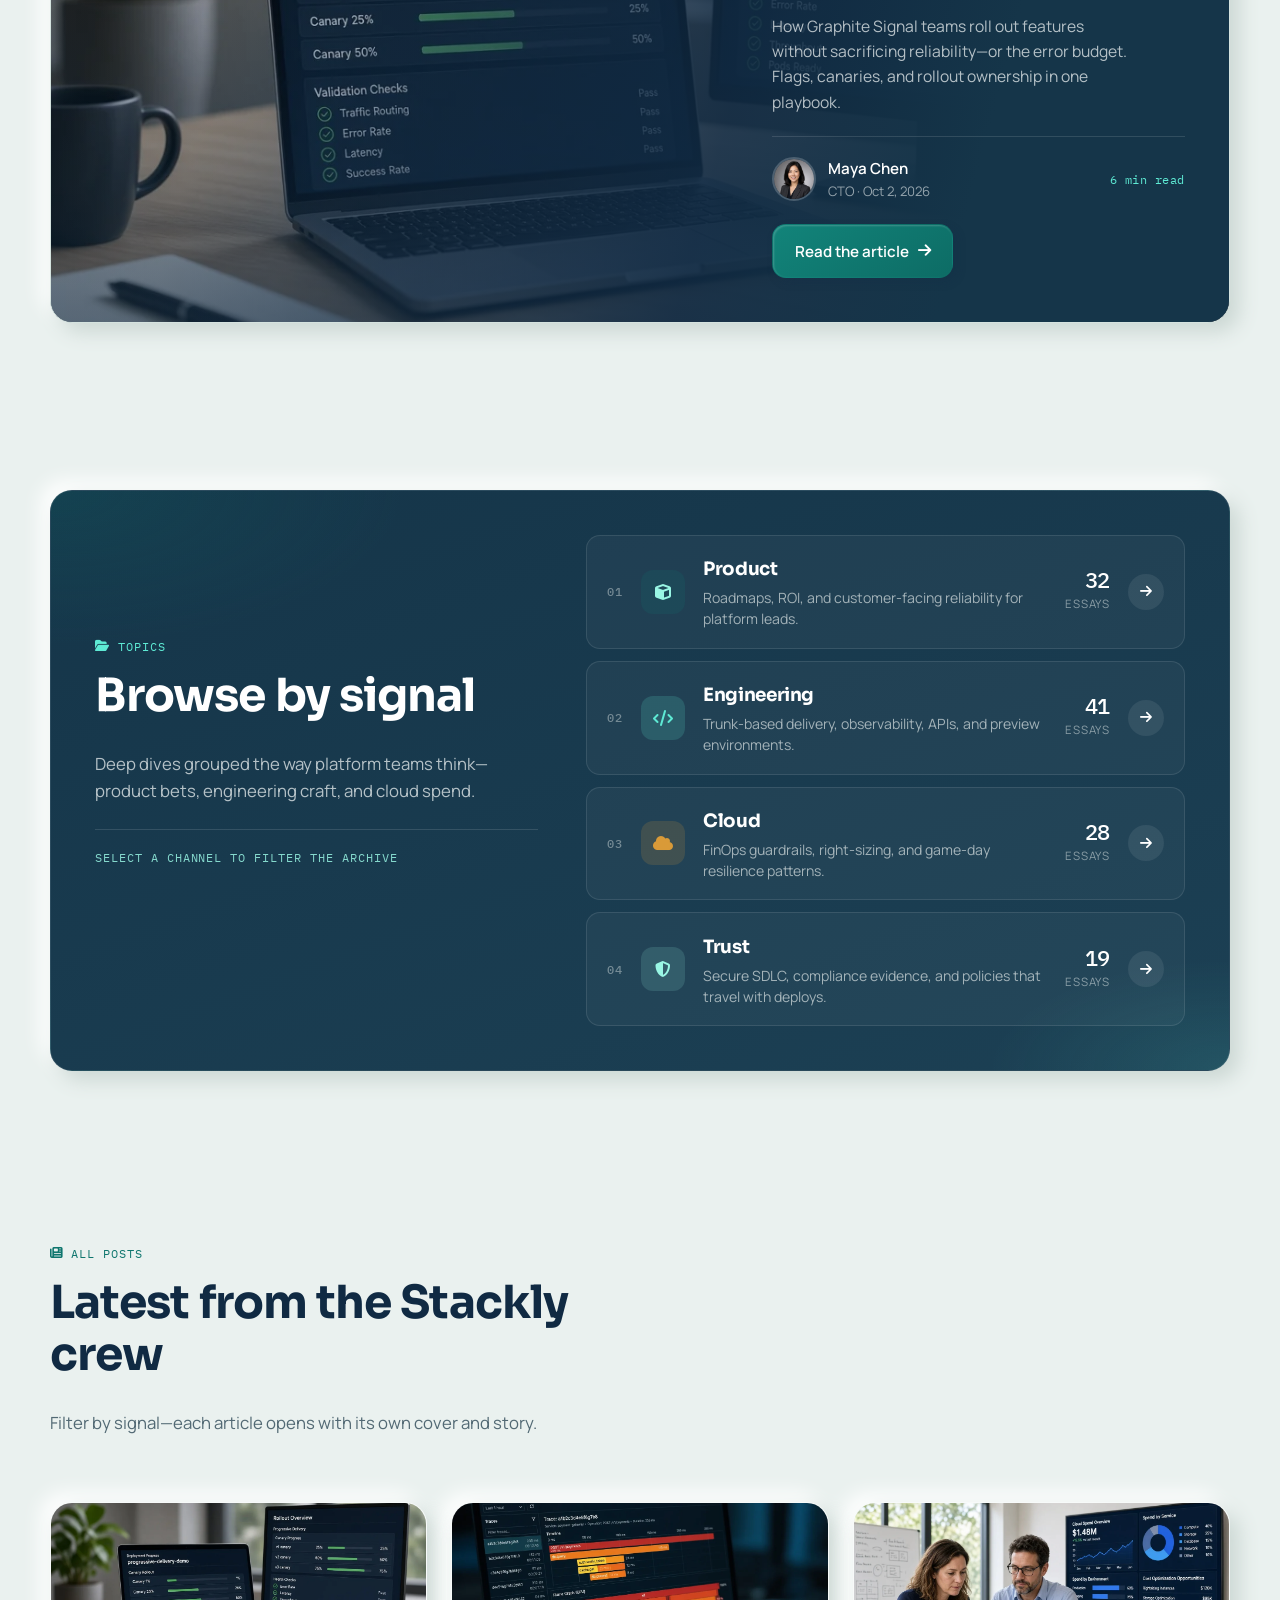
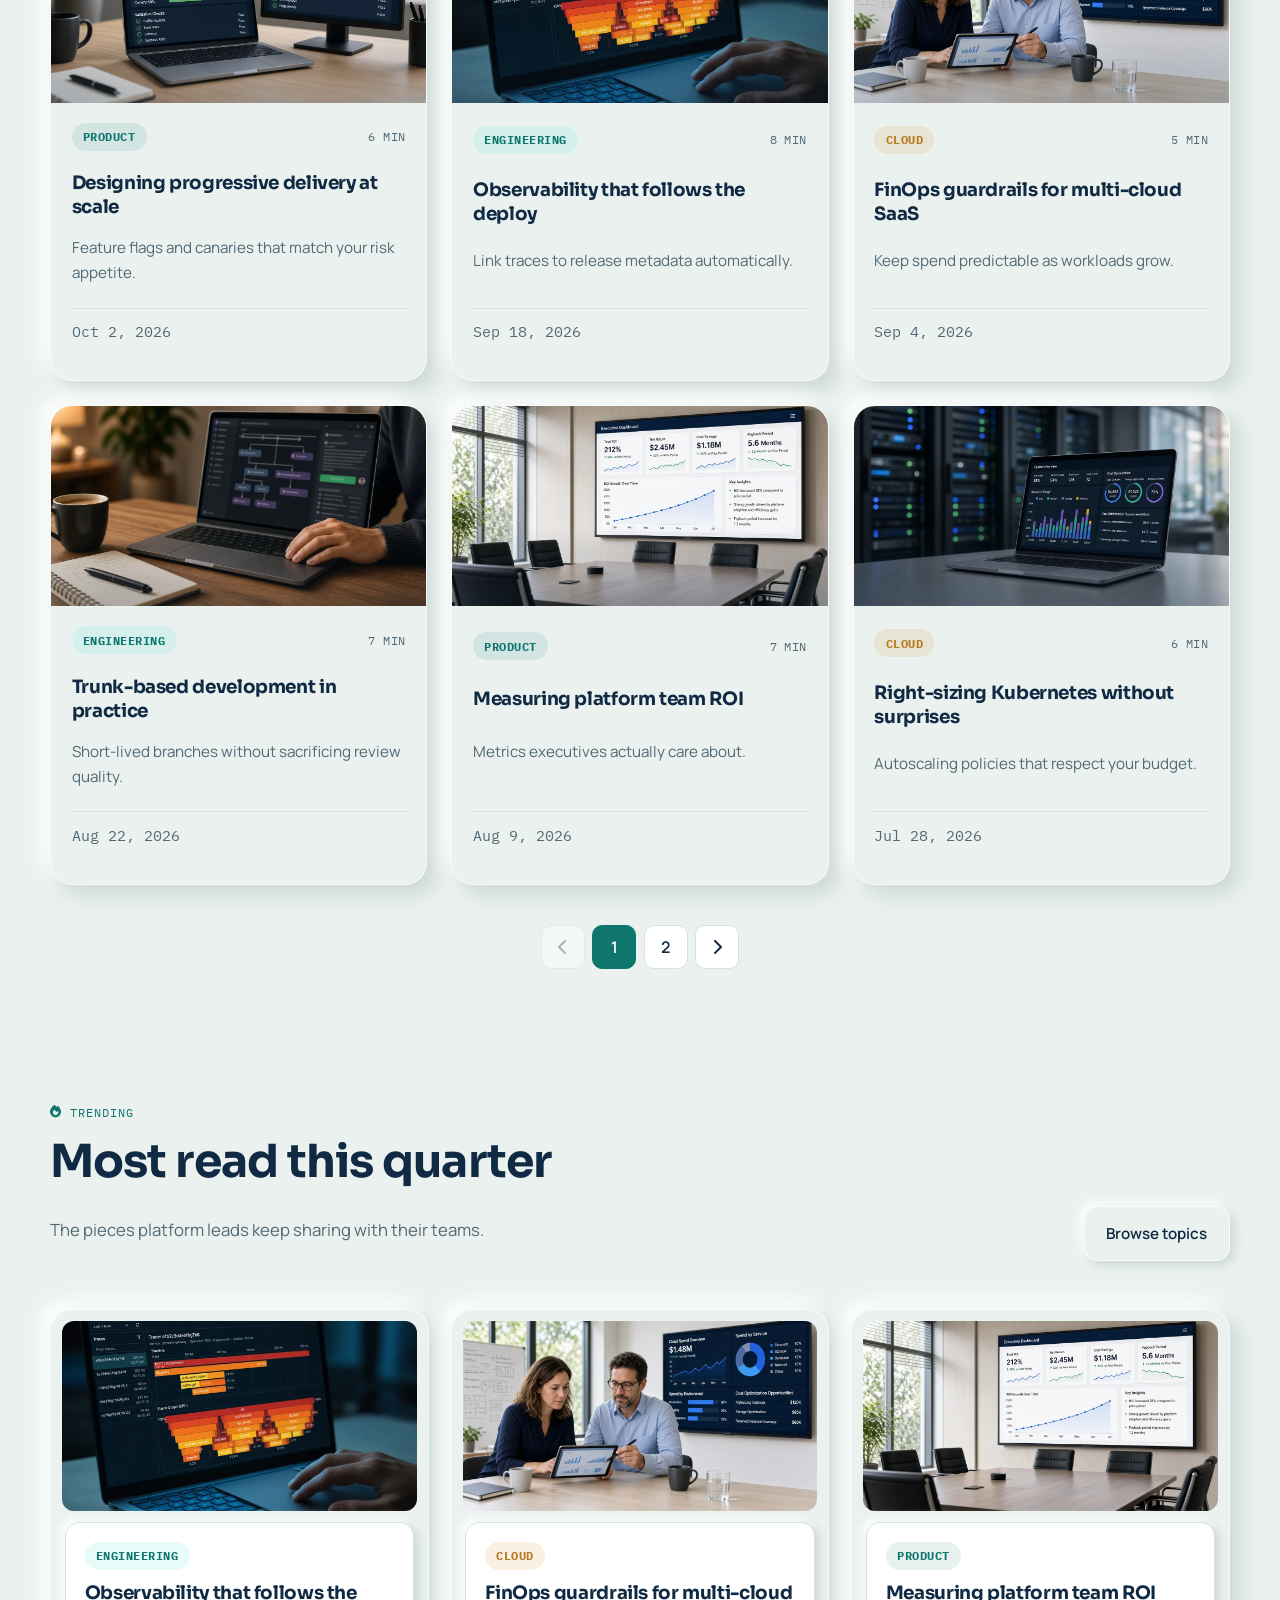
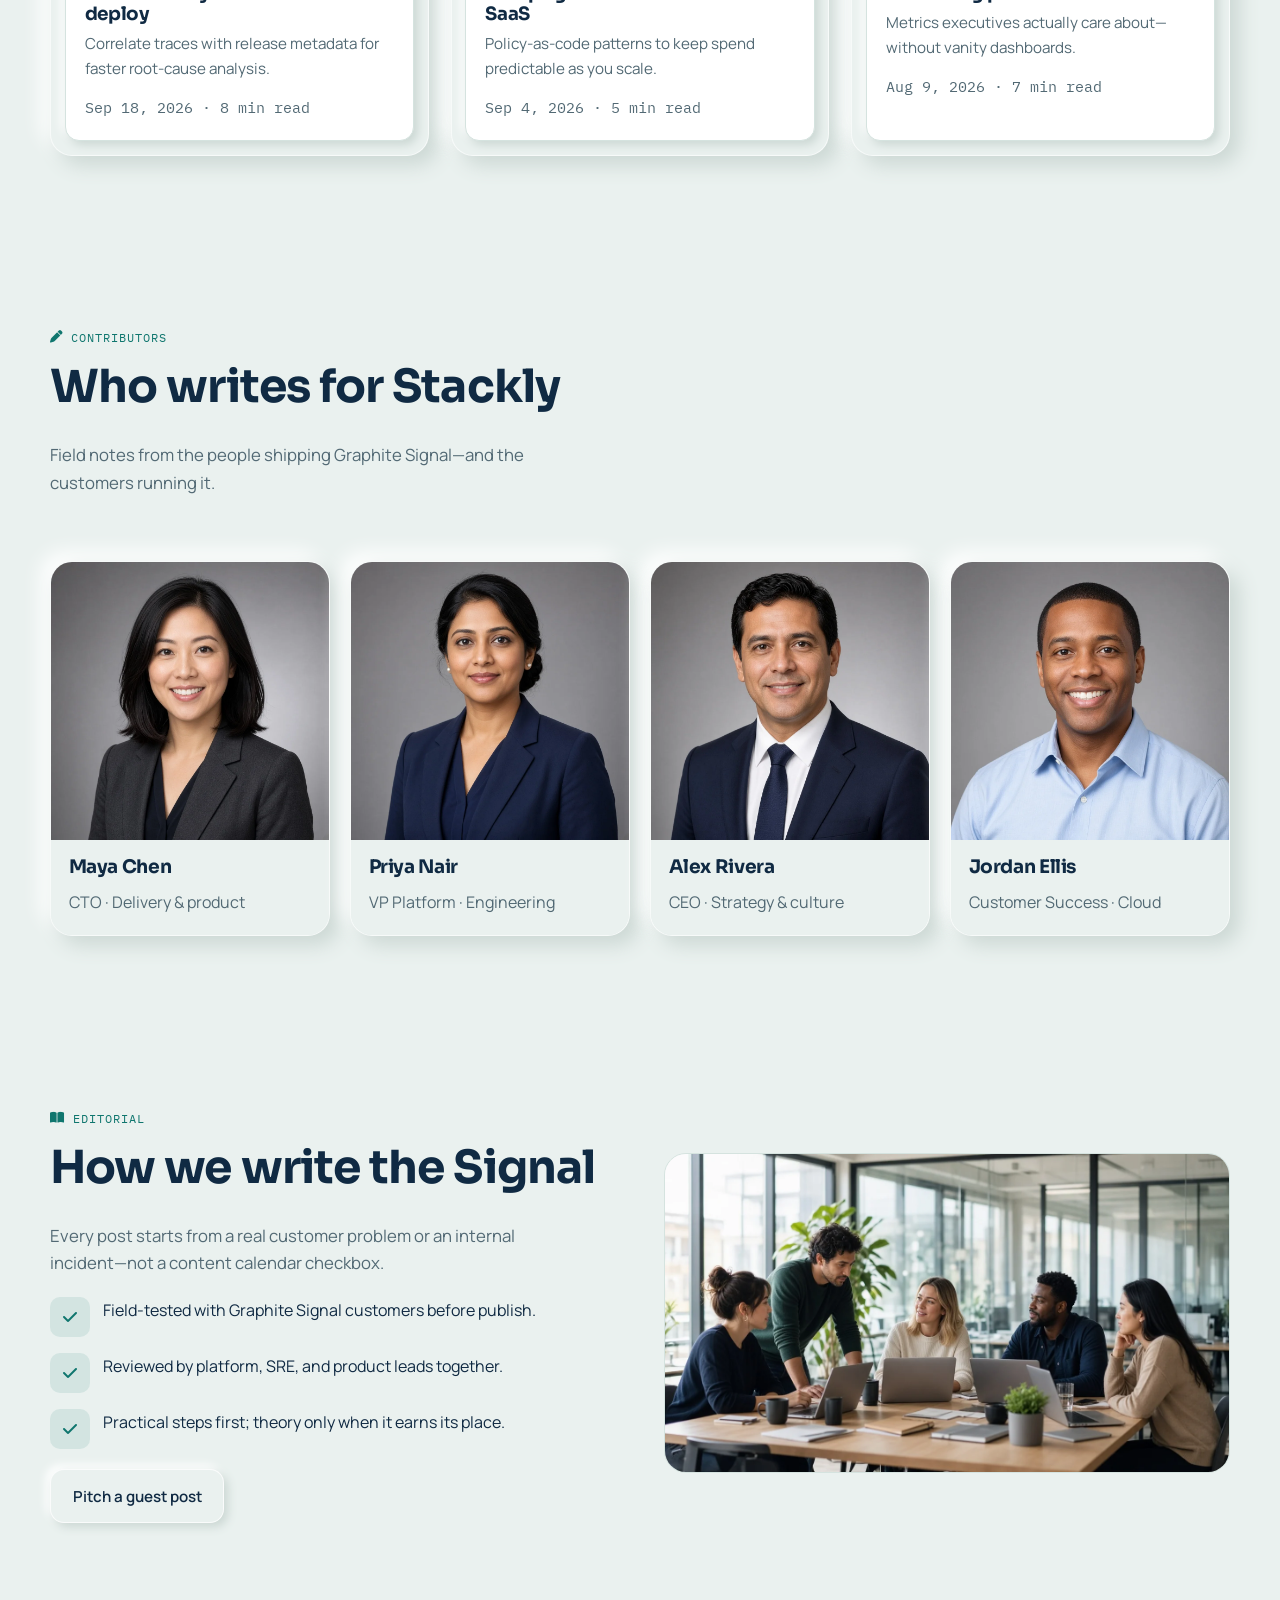
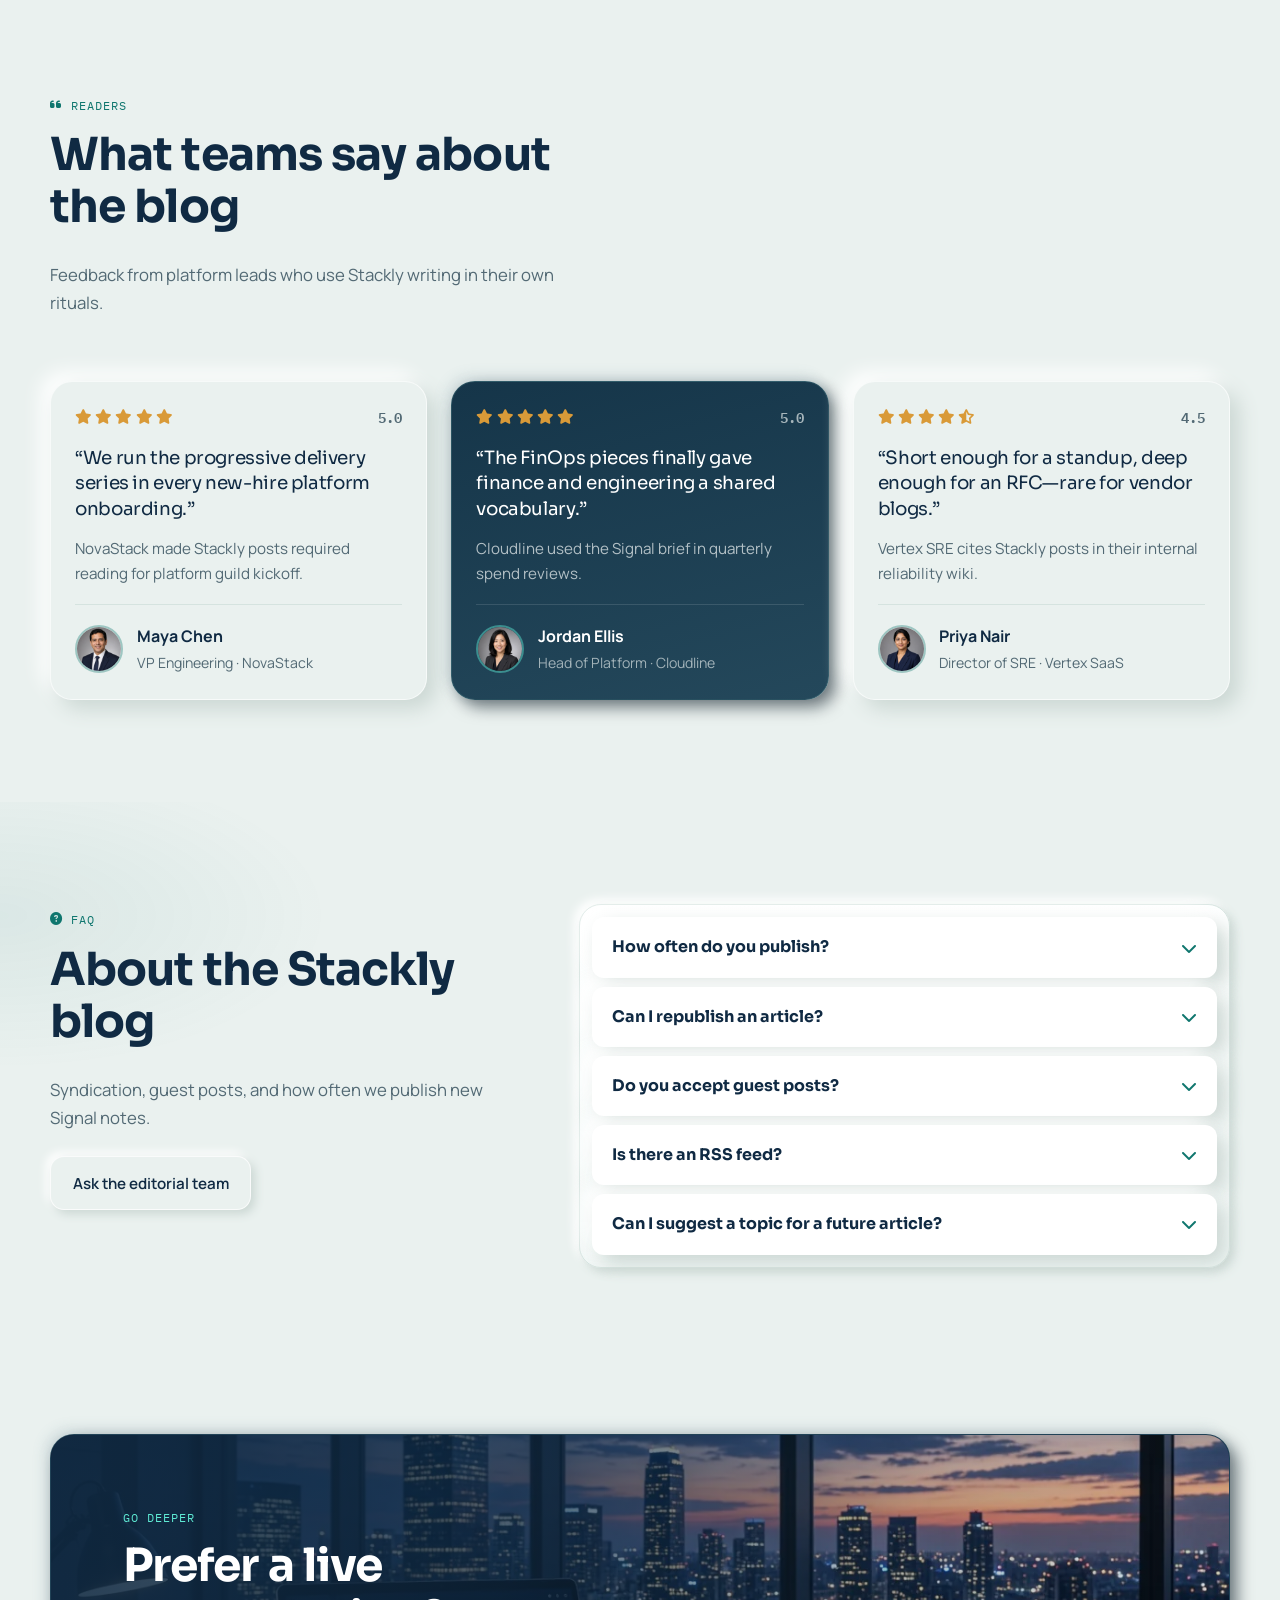
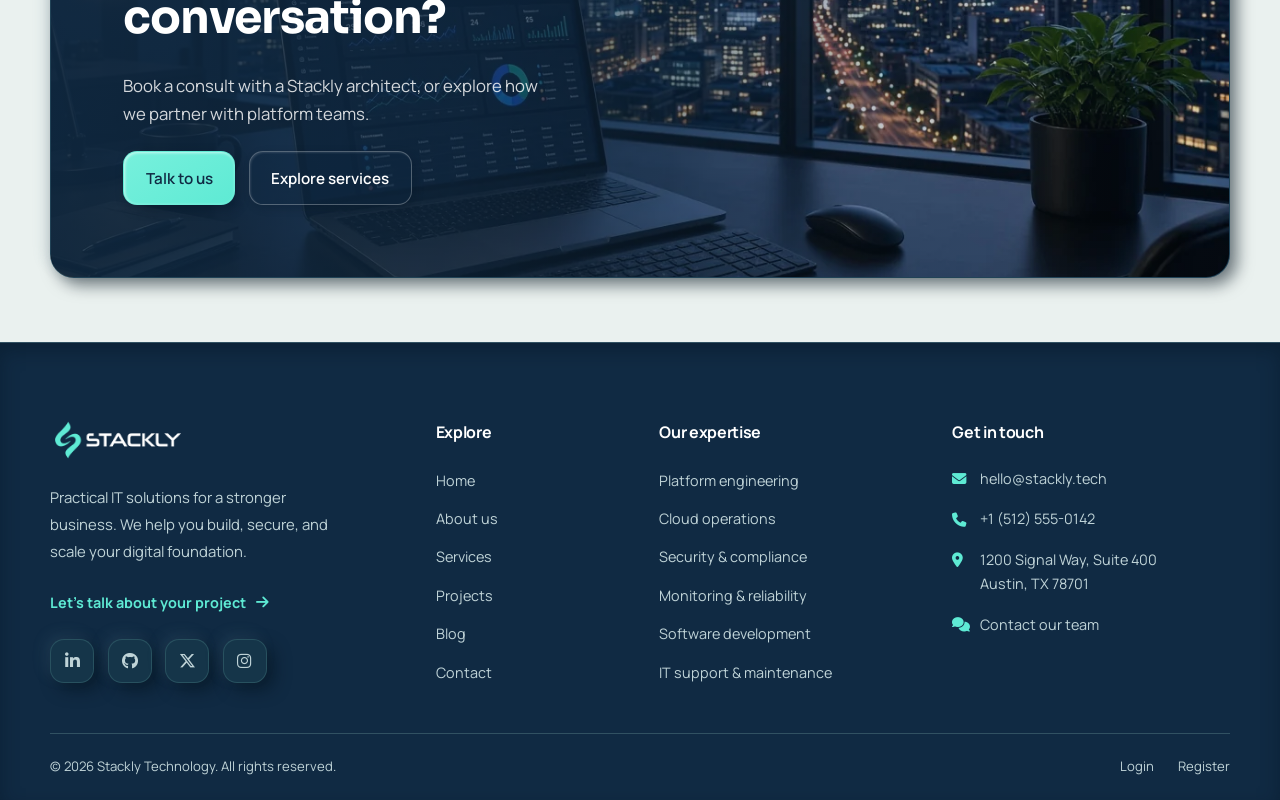
<file: blogs.html>
<!DOCTYPE html>
<html lang="en">
<head>
  <meta charset="UTF-8">
  <meta name="viewport" content="width=device-width, initial-scale=1.0">
  <meta name="description" content="Stackly Technology blog — product, engineering, and cloud insights for SaaS teams.">
  <title>Blog | Stackly Technology</title>
  <link rel="preconnect" href="https://fonts.googleapis.com">
  <link rel="preconnect" href="https://fonts.gstatic.com" crossorigin>
  <link href="https://fonts.googleapis.com/css2?family=IBM+Plex+Mono:wght@400;500&family=Manrope:wght@400;500;600;700&family=Sora:wght@600;700;800&display=swap" rel="stylesheet">
  <link rel="stylesheet" href="https://cdnjs.cloudflare.com/ajax/libs/font-awesome/6.5.2/css/all.min.css" crossorigin="anonymous" referrerpolicy="no-referrer">
  <link rel="stylesheet" href="css/style.css?v=navy-teal-1">
  <link rel="stylesheet" href="css/neumorphism.css?v=3">
</head>
<body>
    <div class="preloader" role="status" aria-live="polite" aria-label="Loading">
    <div class="preloader__inner">
      <div class="preloader__mark">
        <div class="preloader__orbit" aria-hidden="true"></div>
        <span class="themed-logo" aria-hidden="true"></span>
      </div>
      <div class="preloader__bar" aria-hidden="true"><span></span></div>
    </div>
    <span class="sr-only">Loading...</span>
  </div>
  <div class="site-bg" aria-hidden="true"></div>

  <header class="site-header">
    <div class="container site-header__inner">
      <a class="brand" href="index.html"><span class="brand__logo themed-logo" role="img" aria-label="Stackly Technology"></span></a>
      <nav class="nav" id="site-nav" aria-label="Primary">
        <a class="nav__link" href="index.html">Home</a>
        <a class="nav__link" href="about.html">About</a>
        <a class="nav__link" href="services.html">Services</a>
        <a class="nav__link" href="projects.html">Projects</a>
        <a class="nav__link" href="blogs.html">Blog</a>
        <a class="nav__link" href="contact.html">Contact</a>
        <div class="nav__actions nav__actions--mobile">
          <a class="btn btn--secondary" href="login.html">Login</a>
          <a class="btn btn--primary" href="register.html">Register</a>
        </div>
      </nav>
      <div class="nav__actions nav__actions--desktop">
        <a class="btn btn--secondary" href="login.html">Login</a>
        <a class="btn btn--primary" href="register.html">Register</a>
        <button class="nav-toggle" type="button" aria-label="Open menu" aria-controls="site-nav" aria-expanded="false"><span></span></button>
      </div>
    </div>
  </header>

  <main>
    <section class="hero" aria-labelledby="blog-hero-title">
      <div class="hero__media">
        <img src="Images/blog-1.webp" alt="Stackly Technology blog — insights for platform teams" width="1920" height="1080" fetchpriority="high">
      </div>
      <div class="container hero__content" data-aos="fade-up">
        <p class="hero__brand">Stackly<span>Technology</span></p>
        <h1 id="blog-hero-title" class="hero__title">Insights for platform-minded teams.</h1>
        <p class="hero__text">Product strategy, engineering craft, and cloud operations from the Stackly Technology crew.</p>
        <div class="btn-group">
          <a class="btn btn--primary" href="404.html">Browse topics <i class="fa-solid fa-arrow-right" aria-hidden="true"></i></a>
          <a class="btn btn--ghost" href="404.html">Get the Signal brief</a>
        </div>
      </div>
    </section>

    <section class="section section--dark section--tight" data-aos="fade-up" aria-label="Blog stats">
      <div class="container">
        <div class="metrics-band">
          <div class="metric"><strong>120+</strong><span class="muted">Articles published</span></div>
          <div class="metric"><strong>48k</strong><span class="muted">Monthly readers</span></div>
          <div class="metric"><strong>6 min</strong><span class="muted">Avg. read time</span></div>
          <div class="metric"><strong>Weekly</strong><span class="muted">Signal brief drops</span></div>
        </div>
      </div>
    </section>

    <section class="section section--tight blog-featured" data-aos="fade-up" aria-labelledby="featured-title">
      <div class="container">
        <div class="section__head blog-featured__head" data-aos="fade-up">
          <div>
            <p class="section__eyebrow"><i class="fa-solid fa-star" aria-hidden="true"></i> Featured</p>
            <h2 id="featured-title" class="section__title">Editor’s pick this month</h2>
          </div>
          <span class="blog-featured__issue mono">Signal · Issue 10</span>
        </div>
        <article class="featured-spot">
          <a class="featured-spot__media" href="blog-single.html?post=progressive-delivery" tabindex="-1" aria-hidden="true">
            <img src="Images/blog-1.webp" alt="" width="1400" height="780" loading="lazy">
          </a>
          <div class="featured-spot__veil" aria-hidden="true"></div>
          <div class="featured-spot__body">
            <div class="featured-spot__tags">
              <span class="chip">Product</span>
              <span class="featured-spot__label mono">Editor’s pick</span>
            </div>
            <h3 class="featured-spot__title"><a href="blog-single.html?post=progressive-delivery">Designing progressive delivery at scale</a></h3>
            <p class="featured-spot__excerpt">How Graphite Signal teams roll out features without sacrificing reliability—or the error budget. Flags, canaries, and rollout ownership in one playbook.</p>
            <div class="featured-spot__meta">
              <div class="featured-spot__author">
                <img src="Images/team-2.webp" alt="" width="48" height="48" loading="lazy">
                <div>
                  <strong>Maya Chen</strong>
                  <span>CTO · Oct 2, 2026</span>
                </div>
              </div>
              <span class="featured-spot__read mono">6 min read</span>
            </div>
            <a class="btn btn--primary" href="404.html">Read the article <i class="fa-solid fa-arrow-right" aria-hidden="true"></i></a>
          </div>
        </article>
      </div>
    </section>

    <section class="section blog-topics" data-aos="fade-up" aria-labelledby="topics-title">
      <div class="container">
        <div class="topics-board">
          <header class="topics-board__intro">
            <p class="section__eyebrow"><i class="fa-solid fa-folder-open" aria-hidden="true"></i> Topics</p>
            <h2 id="topics-title" class="section__title">Browse by signal</h2>
            <p class="section__lead">Deep dives grouped the way platform teams think—product bets, engineering craft, and cloud spend.</p>
            <p class="topics-board__hint mono">Select a channel to filter the archive</p>
          </header>
          <div class="topics-board__channels" role="group" aria-label="Browse topics">
            <a class="topic-channel topic-channel--product" href="404.html">
              <span class="topic-channel__index mono" aria-hidden="true">01</span>
              <span class="topic-channel__icon" aria-hidden="true"><i class="fa-solid fa-cube"></i></span>
              <span class="topic-channel__copy">
                <span class="topic-channel__title">Product</span>
                <span class="topic-channel__desc">Roadmaps, ROI, and customer-facing reliability for platform leads.</span>
              </span>
              <span class="topic-channel__meta">
                <span class="topic-channel__count mono">32</span>
                <span class="topic-channel__label">essays</span>
              </span>
              <span class="topic-channel__go" aria-hidden="true"><i class="fa-solid fa-arrow-right"></i></span>
            </a>
            <a class="topic-channel topic-channel--eng" href="404.html">
              <span class="topic-channel__index mono" aria-hidden="true">02</span>
              <span class="topic-channel__icon" aria-hidden="true"><i class="fa-solid fa-code"></i></span>
              <span class="topic-channel__copy">
                <span class="topic-channel__title">Engineering</span>
                <span class="topic-channel__desc">Trunk-based delivery, observability, APIs, and preview environments.</span>
              </span>
              <span class="topic-channel__meta">
                <span class="topic-channel__count mono">41</span>
                <span class="topic-channel__label">essays</span>
              </span>
              <span class="topic-channel__go" aria-hidden="true"><i class="fa-solid fa-arrow-right"></i></span>
            </a>
            <a class="topic-channel topic-channel--cloud" href="404.html">
              <span class="topic-channel__index mono" aria-hidden="true">03</span>
              <span class="topic-channel__icon" aria-hidden="true"><i class="fa-solid fa-cloud"></i></span>
              <span class="topic-channel__copy">
                <span class="topic-channel__title">Cloud</span>
                <span class="topic-channel__desc">FinOps guardrails, right-sizing, and game-day resilience patterns.</span>
              </span>
              <span class="topic-channel__meta">
                <span class="topic-channel__count mono">28</span>
                <span class="topic-channel__label">essays</span>
              </span>
              <span class="topic-channel__go" aria-hidden="true"><i class="fa-solid fa-arrow-right"></i></span>
            </a>
            <a class="topic-channel topic-channel--trust" href="404.html">
              <span class="topic-channel__index mono" aria-hidden="true">04</span>
              <span class="topic-channel__icon" aria-hidden="true"><i class="fa-solid fa-shield-halved"></i></span>
              <span class="topic-channel__copy">
                <span class="topic-channel__title">Trust</span>
                <span class="topic-channel__desc">Secure SDLC, compliance evidence, and policies that travel with deploys.</span>
              </span>
              <span class="topic-channel__meta">
                <span class="topic-channel__count mono">19</span>
                <span class="topic-channel__label">essays</span>
              </span>
              <span class="topic-channel__go" aria-hidden="true"><i class="fa-solid fa-arrow-right"></i></span>
            </a>
          </div>
        </div>
      </div>
    </section>

    <section class="section section--tight blog-all" id="all-posts" data-aos="fade-up" aria-labelledby="all-posts-title">
      <div class="container">
        <div class="section__head" data-aos="fade-up">
          <div>
            <p class="section__eyebrow"><i class="fa-solid fa-newspaper" aria-hidden="true"></i> All posts</p>
            <h2 id="all-posts-title" class="section__title">Latest from the Stackly crew</h2>
            <p class="section__lead">Filter by signal—each article opens with its own cover and story.</p>
          </div>
        </div>
       

        <div class="blog-grid blog-grid--signal" data-blog-grid data-per-page="6">
          <article class="blog-card blog-card--signal neo-card" data-category="product" data-aos="fade-up">
            <a class="blog-card__media" href="404.html"><img src="Images/blog-1.webp" alt="Progressive delivery at scale" width="640" height="360" loading="lazy"></a>
            <div class="blog-card__body">
              <div class="blog-card__tags"><span class="chip">Product</span><span class="blog-card__read mono">6 min</span></div>
              <h3><a href="404.html">Designing progressive delivery at scale</a></h3>
              <p>Feature flags and canaries that match your risk appetite.</p>
              <p class="blog-card__meta">Oct 2, 2026</p>
            </div>
          </article>
          <article class="blog-card blog-card--signal neo-card" data-category="engineering" data-aos="fade-up">
            <a class="blog-card__media" href="404.html"><img src="Images/blog-2.webp" alt="Observability tied to deploys" width="640" height="360" loading="lazy"></a>
            <div class="blog-card__body">
              <div class="blog-card__tags"><span class="chip chip--teal">Engineering</span><span class="blog-card__read mono">8 min</span></div>
              <h3><a href="404.html">Observability that follows the deploy</a></h3>
              <p>Link traces to release metadata automatically.</p>
              <p class="blog-card__meta">Sep 18, 2026</p>
            </div>
          </article>
          <article class="blog-card blog-card--signal neo-card" data-category="cloud" data-aos="fade-up">
            <a class="blog-card__media" href="404.html"><img src="Images/blog-3.webp" alt="FinOps guardrails" width="640" height="360" loading="lazy"></a>
            <div class="blog-card__body">
              <div class="blog-card__tags"><span class="chip chip--amber">Cloud</span><span class="blog-card__read mono">5 min</span></div>
              <h3><a href="404.html">FinOps guardrails for multi-cloud SaaS</a></h3>
              <p>Keep spend predictable as workloads grow.</p>
              <p class="blog-card__meta">Sep 4, 2026</p>
            </div>
          </article>
          <article class="blog-card blog-card--signal neo-card" data-category="engineering" data-aos="fade-up">
            <a class="blog-card__media" href="404.html"><img src="Images/blog-4.webp" alt="Trunk-based development guide" width="640" height="360" loading="lazy"></a>
            <div class="blog-card__body">
              <div class="blog-card__tags"><span class="chip chip--teal">Engineering</span><span class="blog-card__read mono">7 min</span></div>
              <h3><a href="404.html">Trunk-based development in practice</a></h3>
              <p>Short-lived branches without sacrificing review quality.</p>
              <p class="blog-card__meta">Aug 22, 2026</p>
            </div>
          </article>
          <article class="blog-card blog-card--signal neo-card" data-category="product" data-aos="fade-up">
            <a class="blog-card__media" href="404.html"><img src="Images/blog-5.webp" alt="Platform ROI metrics" width="640" height="360" loading="lazy"></a>
            <div class="blog-card__body">
              <div class="blog-card__tags"><span class="chip">Product</span><span class="blog-card__read mono">7 min</span></div>
              <h3><a href="404.html">Measuring platform team ROI</a></h3>
              <p>Metrics executives actually care about.</p>
              <p class="blog-card__meta">Aug 9, 2026</p>
            </div>
          </article>
          <article class="blog-card blog-card--signal neo-card" data-category="cloud" data-aos="fade-up">
            <a class="blog-card__media" href="404.html"><img src="Images/blog-6.webp" alt="Kubernetes cost optimization" width="640" height="360" loading="lazy"></a>
            <div class="blog-card__body">
              <div class="blog-card__tags"><span class="chip chip--amber">Cloud</span><span class="blog-card__read mono">6 min</span></div>
              <h3><a href="404.html">Right-sizing Kubernetes without surprises</a></h3>
              <p>Autoscaling policies that respect your budget.</p>
              <p class="blog-card__meta">Jul 28, 2026</p>
            </div>
          </article>
          <article class="blog-card blog-card--signal neo-card" data-category="product" data-aos="fade-up">
            <a class="blog-card__media" href="404.html"><img src="Images/signal-shipping.webp" alt="Customer-facing SLOs" width="640" height="360" loading="lazy"></a>
            <div class="blog-card__body">
              <div class="blog-card__tags"><span class="chip">Product</span><span class="blog-card__read mono">5 min</span></div>
              <h3><a href="404.html">Customer-facing SLOs that build trust</a></h3>
              <p>Translate reliability into language buyers understand.</p>
              <p class="blog-card__meta">Jul 14, 2026</p>
            </div>
          </article>
          <article class="blog-card blog-card--signal neo-card" data-category="engineering" data-aos="fade-up">
            <a class="blog-card__media" href="404.html"><img src="Images/signal-observability.webp" alt="Preview environments" width="640" height="360" loading="lazy"></a>
            <div class="blog-card__body">
              <div class="blog-card__tags"><span class="chip chip--teal">Engineering</span><span class="blog-card__read mono">6 min</span></div>
              <h3><a href="404.html">Preview environments on every PR</a></h3>
              <p>Ephemeral stacks with realistic data boundaries.</p>
              <p class="blog-card__meta">Jun 30, 2026</p>
            </div>
          </article>
          <article class="blog-card blog-card--signal neo-card" data-category="cloud" data-aos="fade-up">
            <a class="blog-card__media" href="404.html"><img src="Images/signal-cloudops.webp" alt="Disaster recovery drills" width="640" height="360" loading="lazy"></a>
            <div class="blog-card__body">
              <div class="blog-card__tags"><span class="chip chip--amber">Cloud</span><span class="blog-card__read mono">9 min</span></div>
              <h3><a href="404.html">Game-day drills that actually stick</a></h3>
              <p>Runbooks your team will use when it matters.</p>
              <p class="blog-card__meta">Jun 12, 2026</p>
            </div>
          </article>
          <article class="blog-card blog-card--signal neo-card" data-category="engineering" data-aos="fade-up">
            <a class="blog-card__media" href="404.html"><img src="Images/process-flow.webp" alt="API design for internal platforms" width="640" height="360" loading="lazy"></a>
            <div class="blog-card__body">
              <div class="blog-card__tags"><span class="chip chip--teal">Engineering</span><span class="blog-card__read mono">8 min</span></div>
              <h3><a href="404.html">API design for internal platforms</a></h3>
              <p>Consistency patterns for developer portals.</p>
              <p class="blog-card__meta">May 25, 2026</p>
            </div>
          </article>
          <article class="blog-card blog-card--signal neo-card" data-category="product" data-aos="fade-up">
            <a class="blog-card__media" href="404.html"><img src="Images/office-collab.webp" alt="Roadmap alignment" width="640" height="360" loading="lazy"></a>
            <div class="blog-card__body">
              <div class="blog-card__tags"><span class="chip">Product</span><span class="blog-card__read mono">6 min</span></div>
              <h3><a href="404.html">Aligning platform roadmaps with product bets</a></h3>
              <p>Quarterly planning without siloed backlogs.</p>
              <p class="blog-card__meta">May 8, 2026</p>
            </div>
          </article>
          <article class="blog-card blog-card--signal neo-card" data-category="cloud" data-aos="fade-up">
            <a class="blog-card__media" href="404.html"><img src="Images/feature-cloud.webp" alt="Carbon-aware scheduling" width="640" height="360" loading="lazy"></a>
            <div class="blog-card__body">
              <div class="blog-card__tags"><span class="chip chip--amber">Cloud</span><span class="blog-card__read mono">5 min</span></div>
              <h3><a href="404.html">Carbon-aware batch scheduling</a></h3>
              <p>Shift non-urgent jobs to greener windows.</p>
              <p class="blog-card__meta">Apr 19, 2026</p>
            </div>
          </article>
        </div>

        <nav class="pagination" data-pagination aria-label="Blog pagination"></nav>
      </div>
    </section>

  

    <section class="section section--tight" data-aos="fade-up" aria-labelledby="popular-title">
      <div class="container">
        <div class="section__head" data-aos="fade-up">
          <div>
            <p class="section__eyebrow"><i class="fa-solid fa-fire" aria-hidden="true"></i> Trending</p>
            <h2 id="popular-title" class="section__title">Most read this quarter</h2>
            <p class="section__lead">The pieces platform leads keep sharing with their teams.</p>
          </div>
          <a class="btn btn--secondary" href="404.html">Browse topics</a>
        </div>
        <div class="blog-grid blog-grid--nest">
          <article class="blog-card blog-card--nest neo-card" data-aos="fade-up">
            <a class="blog-card__media" href="blog-single.html?post=observability-deploy">
              <img src="Images/blog-2.webp" alt="Observability that follows the deploy" width="640" height="360" loading="lazy">
            </a>
            <div class="blog-card__body">
              <div class="blog-card__panel">
                <span class="chip chip--teal">Engineering</span>
                <h3><a href="blog-single.html?post=observability-deploy">Observability that follows the deploy</a></h3>
                <p>Correlate traces with release metadata for faster root-cause analysis.</p>
                <p class="blog-card__meta">Sep 18, 2026 · 8 min read</p>
              </div>
            </div>
          </article>
          <article class="blog-card blog-card--nest neo-card" data-aos="fade-up">
            <a class="blog-card__media" href="blog-single.html?post=finops-guardrails">
              <img src="Images/blog-3.webp" alt="FinOps guardrails for multi-cloud SaaS" width="640" height="360" loading="lazy">
            </a>
            <div class="blog-card__body">
              <div class="blog-card__panel">
                <span class="chip chip--amber">Cloud</span>
                <h3><a href="blog-single.html?post=finops-guardrails">FinOps guardrails for multi-cloud SaaS</a></h3>
                <p>Policy-as-code patterns to keep spend predictable as you scale.</p>
                <p class="blog-card__meta">Sep 4, 2026 · 5 min read</p>
              </div>
            </div>
          </article>
          <article class="blog-card blog-card--nest neo-card" data-aos="fade-up">
            <a class="blog-card__media" href="blog-single.html?post=platform-roi">
              <img src="Images/blog-5.webp" alt="Measuring platform team ROI" width="640" height="360" loading="lazy">
            </a>
            <div class="blog-card__body">
              <div class="blog-card__panel">
                <span class="chip">Product</span>
                <h3><a href="blog-single.html?post=platform-roi">Measuring platform team ROI</a></h3>
                <p>Metrics executives actually care about—without vanity dashboards.</p>
                <p class="blog-card__meta">Aug 9, 2026 · 7 min read</p>
              </div>
            </div>
          </article>
        </div>
      </div>
    </section>

    <section class="section" data-aos="fade-up" aria-labelledby="authors-title">
      <div class="container">
        <div class="section__head" data-aos="fade-up">
          <div>
            <p class="section__eyebrow"><i class="fa-solid fa-pen" aria-hidden="true"></i> Contributors</p>
            <h2 id="authors-title" class="section__title">Who writes for Stackly</h2>
            <p class="section__lead">Field notes from the people shipping Graphite Signal—and the customers running it.</p>
          </div>
        </div>
        <div class="team-grid">
          <article class="team-card neo-card" data-aos="fade-up">
            <img src="Images/team-2.webp" alt="Maya Chen" width="400" height="400" loading="lazy">
            <div class="team-card__body"><h3>Maya Chen</h3><p class="muted mb-0">CTO · Delivery &amp; product</p></div>
          </article>
          <article class="team-card neo-card" data-aos="fade-up">
            <img src="Images/team-3.webp" alt="Priya Nair" width="400" height="400" loading="lazy">
            <div class="team-card__body"><h3>Priya Nair</h3><p class="muted mb-0">VP Platform · Engineering</p></div>
          </article>
          <article class="team-card neo-card" data-aos="fade-up">
            <img src="Images/team-1.webp" alt="Alex Rivera" width="400" height="400" loading="lazy">
            <div class="team-card__body"><h3>Alex Rivera</h3><p class="muted mb-0">CEO · Strategy &amp; culture</p></div>
          </article>
          <article class="team-card neo-card" data-aos="fade-up">
            <img src="Images/team-4.webp" alt="Jordan Ellis" width="400" height="400" loading="lazy">
            <div class="team-card__body"><h3>Jordan Ellis</h3><p class="muted mb-0">Customer Success · Cloud</p></div>
          </article>
        </div>
      </div>
    </section>

    <section class="section section--tight" data-aos="fade-up" aria-labelledby="editorial-title">
      <div class="container feature-split">
        <div>
          <p class="section__eyebrow"><i class="fa-solid fa-book-open" aria-hidden="true"></i> Editorial</p>
          <h2 id="editorial-title" class="section__title">How we write the Signal</h2>
          <p class="section__lead">Every post starts from a real customer problem or an internal incident—not a content calendar checkbox.</p>
          <ul class="info-list">
            <li><i class="fa-solid fa-check" aria-hidden="true"></i><span>Field-tested with Graphite Signal customers before publish.</span></li>
            <li><i class="fa-solid fa-check" aria-hidden="true"></i><span>Reviewed by platform, SRE, and product leads together.</span></li>
            <li><i class="fa-solid fa-check" aria-hidden="true"></i><span>Practical steps first; theory only when it earns its place.</span></li>
          </ul>
          <a class="btn btn--secondary" href="404.html">Pitch a guest post</a>
        </div>
        <div class="feature-split__media" data-aos="zoom-in">
          <img src="Images/office-collab.webp" alt="Stackly team collaborating on editorial drafts" width="800" height="520" loading="lazy">
        </div>
      </div>
    </section>

    <section class="section testimonials" data-aos="fade-up" aria-labelledby="reader-title">
      <div class="container">
        <div class="section__head" data-aos="fade-up">
          <div>
            <p class="section__eyebrow"><i class="fa-solid fa-quote-left" aria-hidden="true"></i> Readers</p>
            <h2 id="reader-title" class="section__title">What teams say about the blog</h2>
            <p class="section__lead">Feedback from platform leads who use Stackly writing in their own rituals.</p>
          </div>
        </div>
        <div class="reviews-grid">
          <article class="review-card neo-card" data-aos="fade-up" data-aos-delay="0">
            <div class="review-card__top">
              <div class="stars" aria-label="Rated 5 out of 5">
                <i class="fa-solid fa-star" aria-hidden="true"></i><i class="fa-solid fa-star" aria-hidden="true"></i><i class="fa-solid fa-star" aria-hidden="true"></i><i class="fa-solid fa-star" aria-hidden="true"></i><i class="fa-solid fa-star" aria-hidden="true"></i>
              </div>
              <span class="review-card__score">5.0</span>
            </div>
            <blockquote>
              <p>“We run the progressive delivery series in every new-hire platform onboarding.”</p>
            </blockquote>
            <p class="review-card__aside">NovaStack made Stackly posts required reading for platform guild kickoff.</p>
            <footer class="review-card__meta">
              <img src="Images/team-1.webp" alt="Maya Chen" width="96" height="96" loading="lazy">
              <div>
                <p class="review-card__name">Maya Chen</p>
                <p class="review-card__role">VP Engineering · NovaStack</p>
              </div>
            </footer>
          </article>
          <article class="review-card review-card--featured neo-card neo-card--dark" data-aos="fade-up" data-aos-delay="80">
            <div class="review-card__top">
              <div class="stars" aria-label="Rated 5 out of 5">
                <i class="fa-solid fa-star" aria-hidden="true"></i><i class="fa-solid fa-star" aria-hidden="true"></i><i class="fa-solid fa-star" aria-hidden="true"></i><i class="fa-solid fa-star" aria-hidden="true"></i><i class="fa-solid fa-star" aria-hidden="true"></i>
              </div>
              <span class="review-card__score">5.0</span>
            </div>
            <blockquote>
              <p>“The FinOps pieces finally gave finance and engineering a shared vocabulary.”</p>
            </blockquote>
            <p class="review-card__aside">Cloudline used the Signal brief in quarterly spend reviews.</p>
            <footer class="review-card__meta">
              <img src="Images/team-2.webp" alt="Jordan Ellis" width="96" height="96" loading="lazy">
              <div>
                <p class="review-card__name">Jordan Ellis</p>
                <p class="review-card__role">Head of Platform · Cloudline</p>
              </div>
            </footer>
          </article>
          <article class="review-card neo-card" data-aos="fade-up" data-aos-delay="160">
            <div class="review-card__top">
              <div class="stars" aria-label="Rated 4.5 out of 5">
                <i class="fa-solid fa-star" aria-hidden="true"></i><i class="fa-solid fa-star" aria-hidden="true"></i><i class="fa-solid fa-star" aria-hidden="true"></i><i class="fa-solid fa-star" aria-hidden="true"></i><i class="fa-solid fa-star-half-stroke" aria-hidden="true"></i>
              </div>
              <span class="review-card__score">4.5</span>
            </div>
            <blockquote>
              <p>“Short enough for a standup, deep enough for an RFC—rare for vendor blogs.”</p>
            </blockquote>
            <p class="review-card__aside">Vertex SRE cites Stackly posts in their internal reliability wiki.</p>
            <footer class="review-card__meta">
              <img src="Images/team-3.webp" alt="Priya Nair" width="96" height="96" loading="lazy">
              <div>
                <p class="review-card__name">Priya Nair</p>
                <p class="review-card__role">Director of SRE · Vertex SaaS</p>
              </div>
            </footer>
          </article>
        </div>
      </div>
    </section>

    <section class="section section--faq" data-aos="fade-up" aria-labelledby="blog-faq-title">
      <div class="container">
        <div class="faq-layout">
          <div class="faq-layout__intro" data-aos="fade-up">
            <p class="section__eyebrow"><i class="fa-solid fa-circle-question" aria-hidden="true"></i> FAQ</p>
            <h2 id="blog-faq-title" class="section__title">About the Stackly blog</h2>
            <p class="section__lead">Syndication, guest posts, and how often we publish new Signal notes.</p>
            <a class="btn btn--secondary" href="404.html">Ask the editorial team</a>
          </div>
          <div class="faq faq--shell">
            <div class="faq__item neo-card" data-aos="fade-up">
              <button class="faq__question" type="button">How often do you publish?<i class="fa-solid fa-chevron-down" aria-hidden="true"></i></button>
              <div class="faq__answer"><p>We ship new long-form posts every other week, plus a short Signal brief every Monday for newsletter subscribers.</p></div>
            </div>
            <div class="faq__item neo-card" data-aos="fade-up">
              <button class="faq__question" type="button">Can I republish an article?<i class="fa-solid fa-chevron-down" aria-hidden="true"></i></button>
              <div class="faq__answer"><p>Yes with attribution and a canonical link back to Stackly. Email hello@stackly.tech for syndication approval on paid or gated channels.</p></div>
            </div>
            <div class="faq__item neo-card" data-aos="fade-up">
              <button class="faq__question" type="button">Do you accept guest posts?<i class="fa-solid fa-chevron-down" aria-hidden="true"></i></button>
              <div class="faq__answer"><p>We welcome practitioners from customer and partner teams. Pitch a concrete problem and outcome—not a product pitch—via the contact form.</p></div>
            </div>
            <div class="faq__item neo-card" data-aos="fade-up">
              <button class="faq__question" type="button">Is there an RSS feed?<i class="fa-solid fa-chevron-down" aria-hidden="true"></i></button>
              <div class="faq__answer"><p>Subscribe to the Signal brief for email delivery, or follow Stackly on LinkedIn and GitHub for post announcements as they go live.</p></div>
            </div>
            <div class="faq__item neo-card" data-aos="fade-up">
              <button class="faq__question" type="button">Can I suggest a topic for a future article?<i class="fa-solid fa-chevron-down" aria-hidden="true"></i></button>
              <div class="faq__answer"><p>Yes. Send the editorial team a note through our <a href="404.html">contact form</a> with the challenge or question you would like us to cover.</p></div>
            </div>
          </div>
        </div>
      </div>
    </section>


    <section class="section section--tight">
      <div class="container" data-aos="zoom-in">
        <div class="cta-band cta-band--sharp" data-aos="zoom-in">
          <div class="cta-band__bg" aria-hidden="true"><img src="Images/cta-signal.webp?v=sharp" alt="" width="1920" height="1080" loading="lazy"></div>
          <div class="cta-band__content">
            <p class="cta-band__eyebrow">Go deeper</p>
            <h2 class="section__title">Prefer a live conversation?</h2>
            <p class="cta-band__text">Book a consult with a Stackly architect, or explore how we partner with platform teams.</p>
            <div class="btn-group">
              <a class="btn btn--teal" href="404.html">Talk to us</a>
              <a class="btn btn--ghost" href="404.html">Explore services</a>
            </div>
          </div>
        </div>
      </div>
    </section>
  </main>

  <footer class="site-footer site-footer--clean">
    <div class="container">
      <div class="footer-clean__grid">
        <div class="footer-clean__brand" data-aos="fade-up">
          <a class="brand" href="index.html" aria-label="Stackly home">
            <span class="brand__logo themed-logo" role="img" aria-label="Stackly Technology"></span>
          </a>
          <p>Practical IT solutions for a stronger business. We help you build, secure, and scale your digital foundation.</p>
          <a class="footer-clean__cta" href="contact.html">Let&rsquo;s talk about your project <i class="fa-solid fa-arrow-right" aria-hidden="true"></i></a>
          <nav class="social-links social-links--footer" aria-label="Social media">
            <a href="https://www.linkedin.com/" target="_blank" rel="noopener noreferrer" aria-label="Visit LinkedIn (opens in a new tab)"><i class="fa-brands fa-linkedin-in" aria-hidden="true"></i></a>
            <a href="https://github.com/" target="_blank" rel="noopener noreferrer" aria-label="Visit GitHub (opens in a new tab)"><i class="fa-brands fa-github" aria-hidden="true"></i></a>
            <a href="https://x.com/" target="_blank" rel="noopener noreferrer" aria-label="Visit X (opens in a new tab)"><i class="fa-brands fa-x-twitter" aria-hidden="true"></i></a>
            <a href="https://www.instagram.com/" target="_blank" rel="noopener noreferrer" aria-label="Visit Instagram (opens in a new tab)"><i class="fa-brands fa-instagram" aria-hidden="true"></i></a>
          </nav>
        </div>
        <nav class="footer-clean__column" aria-labelledby="footer-explore-title" data-aos="fade-up">
          <h2 id="footer-explore-title">Explore</h2>
          <ul>
            <li><a href="index.html">Home</a></li>
            <li><a href="about.html">About us</a></li>
            <li><a href="services.html">Services</a></li>
            <li><a href="projects.html">Projects</a></li>
            <li><a href="blogs.html">Blog</a></li>
            <li><a href="contact.html">Contact</a></li>
          </ul>
        </nav>
        <nav class="footer-clean__column" aria-labelledby="footer-services-title" data-aos="fade-up">
          <h2 id="footer-services-title">Our expertise</h2>
          <ul>
            <li><a href="services.html">Platform engineering</a></li>
            <li><a href="services.html">Cloud operations</a></li>
            <li><a href="services.html">Security &amp; compliance</a></li>
            <li><a href="services.html">Monitoring &amp; reliability</a></li>
            <li><a href="services.html#software-development">Software development</a></li>
            <li><a href="services.html#it-support">IT support &amp; maintenance</a></li>
          </ul>
        </nav>
        <div class="footer-clean__column" data-aos="fade-up">
          <h2>Get in touch</h2>
          <address class="footer-clean__contact">
            <a href="mailto:hello@stackly.tech"><i class="fa-solid fa-envelope" aria-hidden="true"></i><span>hello@stackly.tech</span></a>
            <a href="tel:+15125550142"><i class="fa-solid fa-phone" aria-hidden="true"></i><span>+1 (512) 555-0142</span></a>
            <p><i class="fa-solid fa-location-dot" aria-hidden="true"></i><span>1200 Signal Way, Suite 400<br>Austin, TX 78701</span></p>
            <a href="contact.html"><i class="fa-solid fa-comments" aria-hidden="true"></i><span>Contact our team</span></a>
          </address>
        </div>
      </div>
      <div class="footer-clean__bottom" data-aos="fade-up">
        <p>&copy; <span data-year></span> Stackly Technology. All rights reserved.</p>
        <nav aria-label="Footer account links">
          <a href="login.html">Login</a>
          <a href="register.html">Register</a>
        </nav>
      </div>
    </div>
  </footer>
  <script src="js/main.js?v=aos-site-1" defer></script>
</body>
</html>
</file>
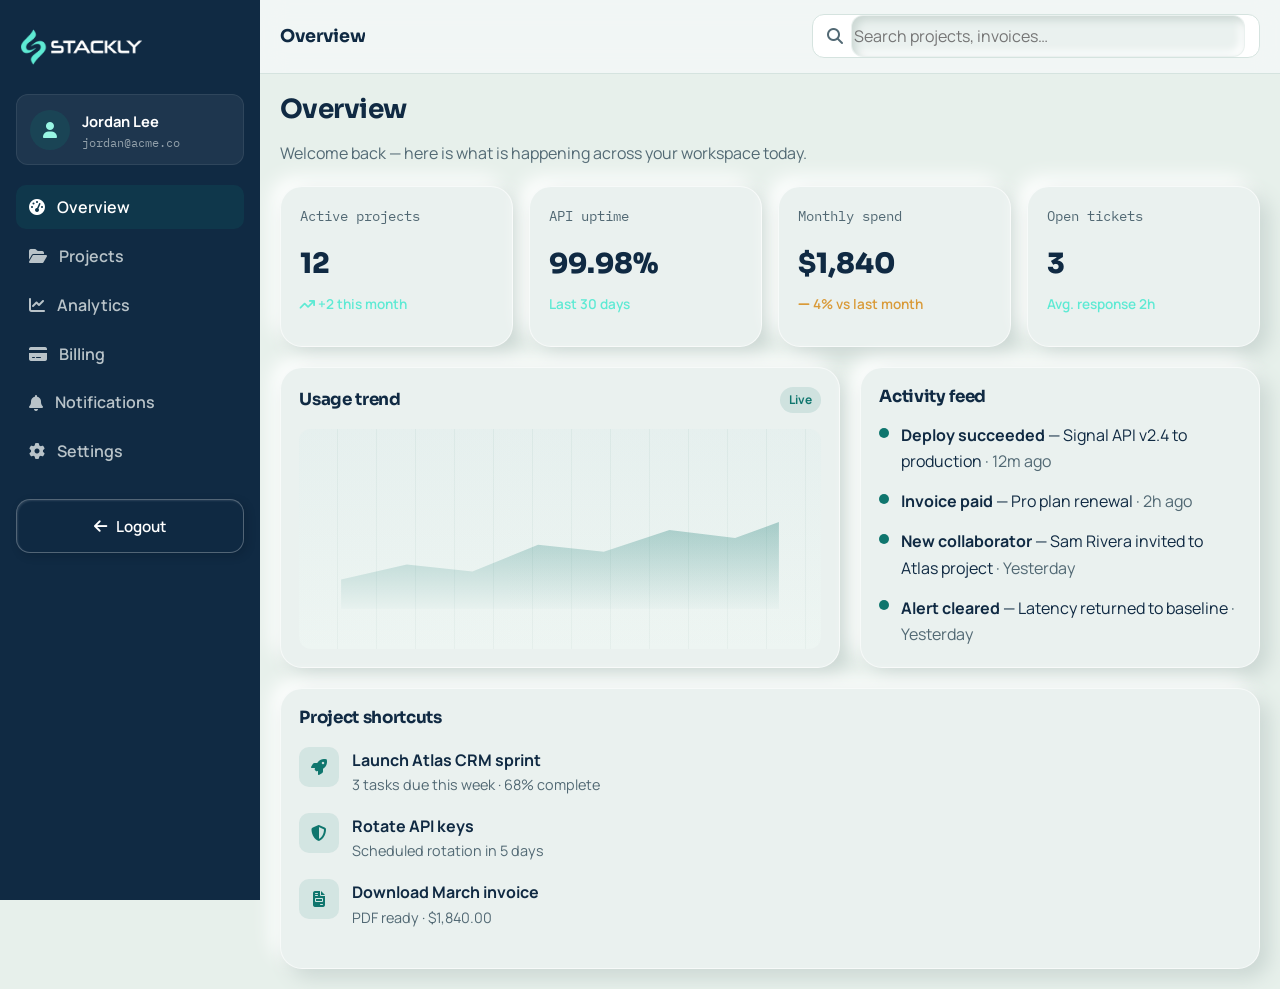
<file: client.html>
<!DOCTYPE html>
<html lang="en">
<head>
  <meta charset="UTF-8">
  <meta name="viewport" content="width=device-width, initial-scale=1.0">
  <meta name="description" content="Stackly Technology client dashboard — projects, analytics, and billing overview.">
  <title>Client Dashboard — Stackly Technology</title>
  <link rel="preconnect" href="https://fonts.googleapis.com">
  <link rel="preconnect" href="https://fonts.gstatic.com" crossorigin>
  <link href="https://fonts.googleapis.com/css2?family=IBM+Plex+Mono:wght@400;500&family=Manrope:wght@400;500;600;700&family=Sora:wght@600;700;800&display=swap" rel="stylesheet">
  <link rel="stylesheet" href="https://cdnjs.cloudflare.com/ajax/libs/font-awesome/6.5.2/css/all.min.css" crossorigin="anonymous" referrerpolicy="no-referrer">
  <link rel="stylesheet" href="css/style.css?v=navy-teal-1">
  <link rel="stylesheet" href="css/neumorphism.css?v=3">
</head>
<body>
  <div class="preloader" role="status" aria-live="polite" aria-label="Loading">
    <div class="preloader__inner">
      <div class="preloader__mark">
        <div class="preloader__orbit" aria-hidden="true"></div>
        <span class="themed-logo" aria-hidden="true"></span>
      </div>
      <div class="preloader__bar" aria-hidden="true"><span></span></div>
    </div>
    <span class="sr-only">Loading...</span>
  </div>
 
  <div class="dash">
    <div class="dash-overlay" aria-hidden="true"></div>

    <aside class="dash-sidebar" aria-label="Client dashboard navigation">
      <a class="brand" href="index.html" style="color: #fff;">
        <span class="brand__logo themed-logo" role="img" aria-label="Stackly Technology"></span>
      </a>

      <div class="dash-user">
        <div class="dash-user__avatar" aria-hidden="true"><i class="fa-solid fa-user"></i></div>
        <div class="dash-user__meta">
          <strong data-user-name>Your name</strong>
          <span class="mono" data-user-email>you@company.com</span>
        </div>
      </div>

      <nav class="dash-nav">
        <a href="#overview" class="is-active"><i class="fa-solid fa-gauge-high" aria-hidden="true"></i> Overview</a>
        <a href="#projects"><i class="fa-solid fa-folder-open" aria-hidden="true"></i> Projects</a>
        <a href="#analytics"><i class="fa-solid fa-chart-line" aria-hidden="true"></i> Analytics</a>
        <a href="#billing"><i class="fa-solid fa-credit-card" aria-hidden="true"></i> Billing</a>
        <a href="#notifications"><i class="fa-solid fa-bell" aria-hidden="true"></i> Notifications</a>
        <a href="#settings"><i class="fa-solid fa-gear" aria-hidden="true"></i> Settings</a>
      </nav>

      <a href="login.html" class="btn btn--ghost btn--block" data-logout><i class="fa-solid fa-arrow-left" aria-hidden="true"></i> Logout</a>
    </aside>

    <div class="dash-main">
      <header class="dash-topbar">
        <div class="dash-topbar__start">
          <button type="button" class="sidebar-toggle" aria-label="Open navigation menu" aria-expanded="false">
            <i class="fa-solid fa-bars" aria-hidden="true"></i>
          </button>
          <h2 class="dash-topbar__title mt-0 mb-0" data-dash-title>Overview</h2>
        </div>

        <label class="search-field dash-topbar__search">
          <span class="sr-only">Search dashboard</span>
          <i class="fa-solid fa-magnifying-glass muted" aria-hidden="true"></i>
          <input type="search" placeholder="Search projects, invoices…" autocomplete="off">
        </label>
      </header>

      <div class="dash-content">
        <!-- Overview -->
        <section class="dash-view is-active" data-dash-view="overview" aria-labelledby="client-overview-heading">
          <div>
            <h1 id="client-overview-heading" class="mt-0" style="font-size: 1.65rem;">Overview</h1>
            <p class="muted mb-0">Welcome back — here is what is happening across your workspace today.</p>
          </div>

          <div class="kpi-grid">
            <article class="kpi neo-card" data-aos="fade-up">
              <p class="kpi__label">Active projects</p>
              <p class="kpi__value">12</p>
              <p class="kpi__delta"><i class="fa-solid fa-arrow-trend-up" aria-hidden="true"></i> +2 this month</p>
            </article>
            <article class="kpi neo-card" data-aos="fade-up">
              <p class="kpi__label">API uptime</p>
              <p class="kpi__value">99.98%</p>
              <p class="kpi__delta">Last 30 days</p>
            </article>
            <article class="kpi neo-card" data-aos="fade-up">
              <p class="kpi__label">Monthly spend</p>
              <p class="kpi__value">$1,840</p>
              <p class="kpi__delta" style="color: var(--amber);"><i class="fa-solid fa-minus" aria-hidden="true"></i> 4% vs last month</p>
            </article>
            <article class="kpi neo-card" data-aos="fade-up">
              <p class="kpi__label">Open tickets</p>
              <p class="kpi__value">3</p>
              <p class="kpi__delta">Avg. response 2h</p>
            </article>
          </div>

          <div class="dash-grid-2">
            <section class="dash-panel neo-card" aria-labelledby="client-chart-title" data-aos="fade-up">
              <div class="dash-panel__head">
                <h3 id="client-chart-title">Usage trend</h3>
                <span class="badge">Live</span>
              </div>
              <div class="chart-placeholder" role="img" aria-label="Line chart placeholder showing API request volume over the last seven days"></div>
            </section>

            <section class="dash-panel neo-card" aria-labelledby="client-activity-title" data-aos="fade-up">
              <div class="dash-panel__head">
                <h3 id="client-activity-title">Activity feed</h3>
              </div>
              <ul class="activity-feed">
                <li>
                  <span><strong>Deploy succeeded</strong> — Signal API v2.4 to production <span class="muted">· 12m ago</span></span>
                </li>
                <li>
                  <span><strong>Invoice paid</strong> — Pro plan renewal <span class="muted">· 2h ago</span></span>
                </li>
                <li>
                  <span><strong>New collaborator</strong> — Sam Rivera invited to Atlas project <span class="muted">· Yesterday</span></span>
                </li>
                <li>
                  <span><strong>Alert cleared</strong> — Latency returned to baseline <span class="muted">· Yesterday</span></span>
                </li>
              </ul>
            </section>
          </div>

          <section class="dash-panel neo-card" aria-labelledby="client-project-list" data-aos="fade-up">
            <div class="dash-panel__head">
              <h3 id="client-project-list">Project shortcuts</h3>
            </div>
            <ul class="info-list">
              <li>
                <i class="fa-solid fa-rocket" aria-hidden="true"></i>
                <div>
                  <strong>Launch Atlas CRM sprint</strong>
                  <p class="muted mb-0" style="font-size: 0.9rem;">3 tasks due this week · 68% complete</p>
                </div>
              </li>
              <li>
                <i class="fa-solid fa-shield-halved" aria-hidden="true"></i>
                <div>
                  <strong>Rotate API keys</strong>
                  <p class="muted mb-0" style="font-size: 0.9rem;">Scheduled rotation in 5 days</p>
                </div>
              </li>
              <li>
                <i class="fa-solid fa-file-invoice" aria-hidden="true"></i>
                <div>
                  <strong>Download March invoice</strong>
                  <p class="muted mb-0" style="font-size: 0.9rem;">PDF ready · $1,840.00</p>
                </div>
              </li>
            </ul>
          </section>
        </section>

        <!-- Projects -->
        <section class="dash-view" data-dash-view="projects" hidden aria-labelledby="client-projects-heading">
          <div>
            <h1 id="client-projects-heading" class="mt-0" style="font-size: 1.65rem;">Projects</h1>
            <p class="muted mb-0">All workspaces, environments, and recent deploys in one place.</p>
          </div>

          <section class="dash-panel neo-card" data-table-page data-per-page="5" aria-labelledby="client-projects-table" data-aos="fade-up">
            <div class="dash-panel__head">
              <h3 id="client-projects-table">Your projects</h3>
             
            </div>
            <table class="table">
              <thead>
                <tr>
                  <th scope="col">Project</th>
                  <th scope="col">Status</th>
                  <th scope="col">Environment</th>
                  <th scope="col">Last deploy</th>
                </tr>
              </thead>
              <tbody>
                <tr>
                  <td>Atlas CRM</td>
                  <td><span class="badge badge--success">Healthy</span></td>
                  <td>Production</td>
                  <td>Today, 09:14</td>
                </tr>
                <tr>
                  <td>Signal API</td>
                  <td><span class="badge badge--success">Healthy</span></td>
                  <td>Production</td>
                  <td>Today, 08:02</td>
                </tr>
                <tr>
                  <td>Northwind Mobile</td>
                  <td><span class="badge badge--warn">Review</span></td>
                  <td>Staging</td>
                  <td>Mar 8, 16:40</td>
                </tr>
                <tr>
                  <td>Graphite Docs</td>
                  <td><span class="badge">Draft</span></td>
                  <td>Preview</td>
                  <td>Mar 7, 11:22</td>
                </tr>
                <tr>
                  <td>Beacon Analytics</td>
                  <td><span class="badge badge--success">Healthy</span></td>
                  <td>Production</td>
                  <td>Mar 6, 19:05</td>
                </tr>
                <tr>
                  <td>Pulse Webhooks</td>
                  <td><span class="badge badge--danger">Incident</span></td>
                  <td>Production</td>
                  <td>Mar 5, 07:18</td>
                </tr>
                <tr>
                  <td>Orbit SSO</td>
                  <td><span class="badge badge--success">Healthy</span></td>
                  <td>Production</td>
                  <td>Mar 4, 14:51</td>
                </tr>
              </tbody>
            </table>
            <nav class="pagination" data-table-pager aria-label="Projects table pagination"></nav>
          </section>
        </section>

        <!-- Analytics -->
        <section class="dash-view" data-dash-view="analytics" hidden aria-labelledby="client-analytics-heading">
          <div>
            <h1 id="client-analytics-heading" class="mt-0" style="font-size: 1.65rem;">Analytics</h1>
            <p class="muted mb-0">Request volume, latency, and error rates for the last 30 days.</p>
          </div>

          <div class="kpi-grid">
            <article class="kpi neo-card" data-aos="fade-up">
              <p class="kpi__label">Requests</p>
              <p class="kpi__value">4.2M</p>
              <p class="kpi__delta"><i class="fa-solid fa-arrow-trend-up" aria-hidden="true"></i> +11% MoM</p>
            </article>
            <article class="kpi neo-card" data-aos="fade-up">
              <p class="kpi__label">p95 latency</p>
              <p class="kpi__value">182ms</p>
              <p class="kpi__delta" style="color: var(--signal-2);">−14ms</p>
            </article>
            <article class="kpi neo-card" data-aos="fade-up">
              <p class="kpi__label">Error rate</p>
              <p class="kpi__value">0.12%</p>
              <p class="kpi__delta">Within SLO</p>
            </article>
            <article class="kpi neo-card" data-aos="fade-up">
              <p class="kpi__label">Uptime</p>
              <p class="kpi__value">99.98%</p>
              <p class="kpi__delta">Last 30 days</p>
            </article>
          </div>

          <section class="dash-panel neo-card" aria-labelledby="analytics-chart" data-aos="fade-up">
            <div class="dash-panel__head">
              <h3 id="analytics-chart">API traffic</h3>
              <span class="badge">7 days</span>
            </div>
            <div class="chart-placeholder" role="img" aria-label="Analytics line chart placeholder"></div>
          </section>
        </section>

        <!-- Billing -->
        <section class="dash-view" data-dash-view="billing" hidden aria-labelledby="client-billing-heading">
          <div>
            <h1 id="client-billing-heading" class="mt-0" style="font-size: 1.65rem;">Billing</h1>
            <p class="muted mb-0">Plan details, invoices, and payment method for your workspace.</p>
          </div>

          <div class="kpi-grid">
            <article class="kpi neo-card" data-aos="fade-up">
              <p class="kpi__label">Current plan</p>
              <p class="kpi__value" style="font-size: 1.35rem;">Pro</p>
              <p class="kpi__delta">Renews Apr 1</p>
            </article>
            <article class="kpi neo-card" data-aos="fade-up">
              <p class="kpi__label">This month</p>
              <p class="kpi__value">$1,840</p>
              <p class="kpi__delta">Usage + seats</p>
            </article>
            <article class="kpi neo-card" data-aos="fade-up">
              <p class="kpi__label">Seats</p>
              <p class="kpi__value">18</p>
              <p class="kpi__delta">2 pending invites</p>
            </article>
            <article class="kpi neo-card" data-aos="fade-up">
              <p class="kpi__label">Credits</p>
              <p class="kpi__value">$120</p>
              <p class="kpi__delta">Applied next invoice</p>
            </article>
          </div>

          <section class="dash-panel neo-card" aria-labelledby="billing-invoices" data-aos="fade-up">
            <div class="dash-panel__head">
              <h3 id="billing-invoices">Recent invoices</h3>
              
            </div>
            <ul class="info-list">
              <li>
                <i class="fa-solid fa-file-invoice-dollar" aria-hidden="true"></i>
                <div>
                  <strong>March 2026 — $1,840.00</strong>
                  <p class="muted mb-0" style="font-size: 0.9rem;">Paid · PDF ready</p>
                </div>
              </li>
              <li>
                <i class="fa-solid fa-file-invoice-dollar" aria-hidden="true"></i>
                <div>
                  <strong>February 2026 — $1,920.00</strong>
                  <p class="muted mb-0" style="font-size: 0.9rem;">Paid · PDF ready</p>
                </div>
              </li>
              <li>
                <i class="fa-solid fa-file-invoice-dollar" aria-hidden="true"></i>
                <div>
                  <strong>January 2026 — $1,760.00</strong>
                  <p class="muted mb-0" style="font-size: 0.9rem;">Paid · PDF ready</p>
                </div>
              </li>
            </ul>
          </section>
        </section>

        <!-- Notifications -->
        <section class="dash-view" data-dash-view="notifications" hidden aria-labelledby="client-notifications-heading">
          <div>
            <h1 id="client-notifications-heading" class="mt-0" style="font-size: 1.65rem;">Notifications</h1>
            <p class="muted mb-0">Deploy alerts, billing updates, and collaborator activity.</p>
          </div>

          <section class="dash-panel neo-card" aria-labelledby="notif-list" data-aos="fade-up">
            <div class="dash-panel__head">
              <h3 id="notif-list">Inbox</h3>
              <span class="badge badge--warn">3 unread</span>
            </div>
            <ul class="activity-feed">
              <li>
                <span><strong>Deploy succeeded</strong> — Signal API v2.4 to production <span class="muted">· 12m ago</span></span>
              </li>
              <li>
                <span><strong>Invoice paid</strong> — Pro plan renewal <span class="muted">· 2h ago</span></span>
              </li>
              <li>
                <span><strong>New collaborator</strong> — Sam Rivera invited to Atlas project <span class="muted">· Yesterday</span></span>
              </li>
              <li>
                <span><strong>Alert cleared</strong> — Latency returned to baseline <span class="muted">· Yesterday</span></span>
              </li>
              <li>
                <span><strong>API key rotation due</strong> — Action needed in 5 days <span class="muted">· 2 days ago</span></span>
              </li>
            </ul>
          </section>
        </section>

        <!-- Settings -->
        <section class="dash-view" data-dash-view="settings" hidden aria-labelledby="client-settings-heading">
          <div>
            <h1 id="client-settings-heading" class="mt-0" style="font-size: 1.65rem;">Settings</h1>
            <p class="muted mb-0">Update workspace profile, notification preferences, and security.</p>
          </div>

          <section class="dash-panel neo-card" aria-labelledby="client-settings-form" data-aos="fade-up">
            <div class="dash-panel__head">
              <h3 id="client-settings-form">Workspace profile</h3>
            </div>
            <form class="form" data-validate data-success-redirect="404.html" action="404.html" method="post">
              <div class="field">
                <label for="client-workspace">Workspace name</label>
                <input type="text" id="client-workspace" name="workspace" value="Acme Product">
              </div>
              <div class="field">
                <label for="client-email">Billing email</label>
                <input type="email" id="client-email" name="email" value="you@gmail.com">
              </div>
              <label style="display: flex; align-items: center; gap: 0.5rem; font-size: 0.9rem;">
                <input type="checkbox" name="deploy_alerts" checked style="width: auto; min-height: auto;">
                Email me on deploy failures
              </label>
              <label style="display: flex; align-items: center; gap: 0.5rem; font-size: 0.9rem;">
                <input type="checkbox" name="billing_alerts" checked style="width: auto; min-height: auto;">
                Email me when invoices are ready
              </label>
              <button type="submit" class="btn btn--secondary">Save changes</button>
            </form>
          </section>
        </section>
      </div>
    </div>
  </div>

  <script src="js/main.js?v=aos-site-1" defer></script>
</body>
</html>
</file>
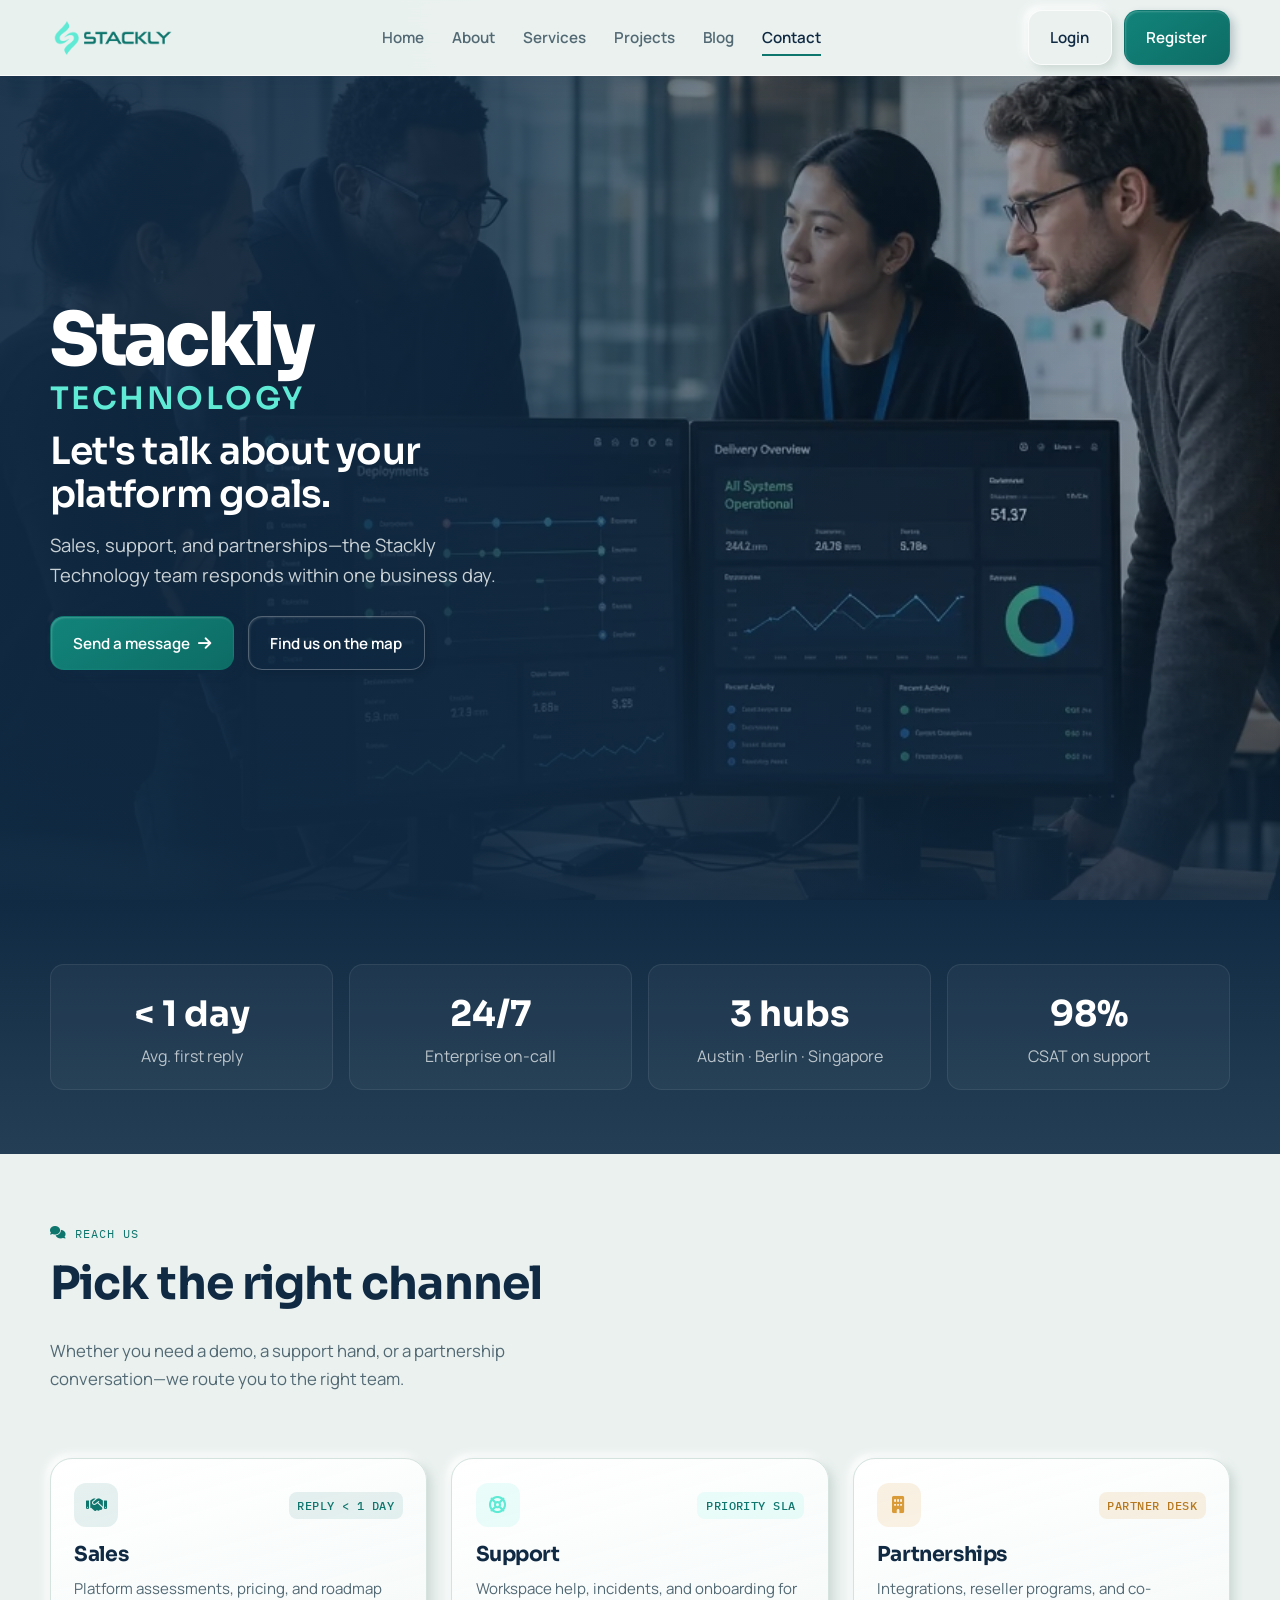
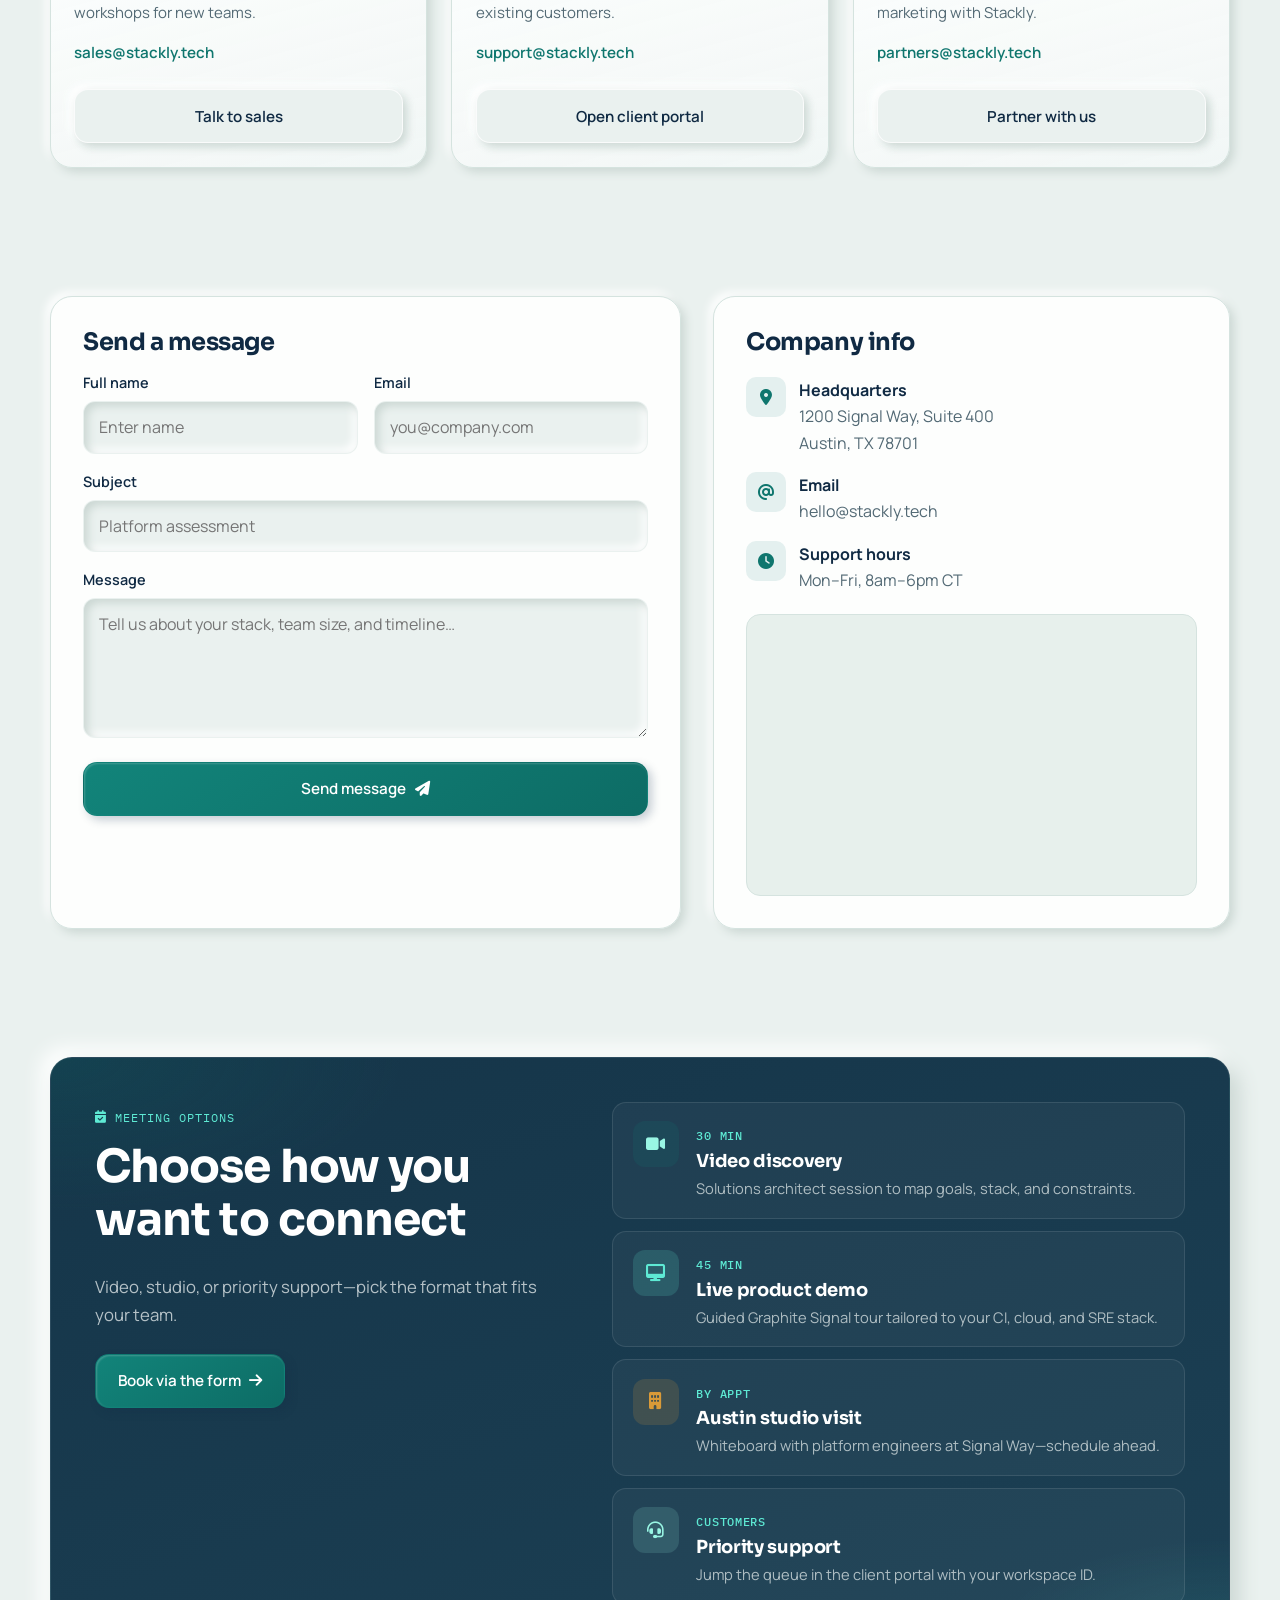
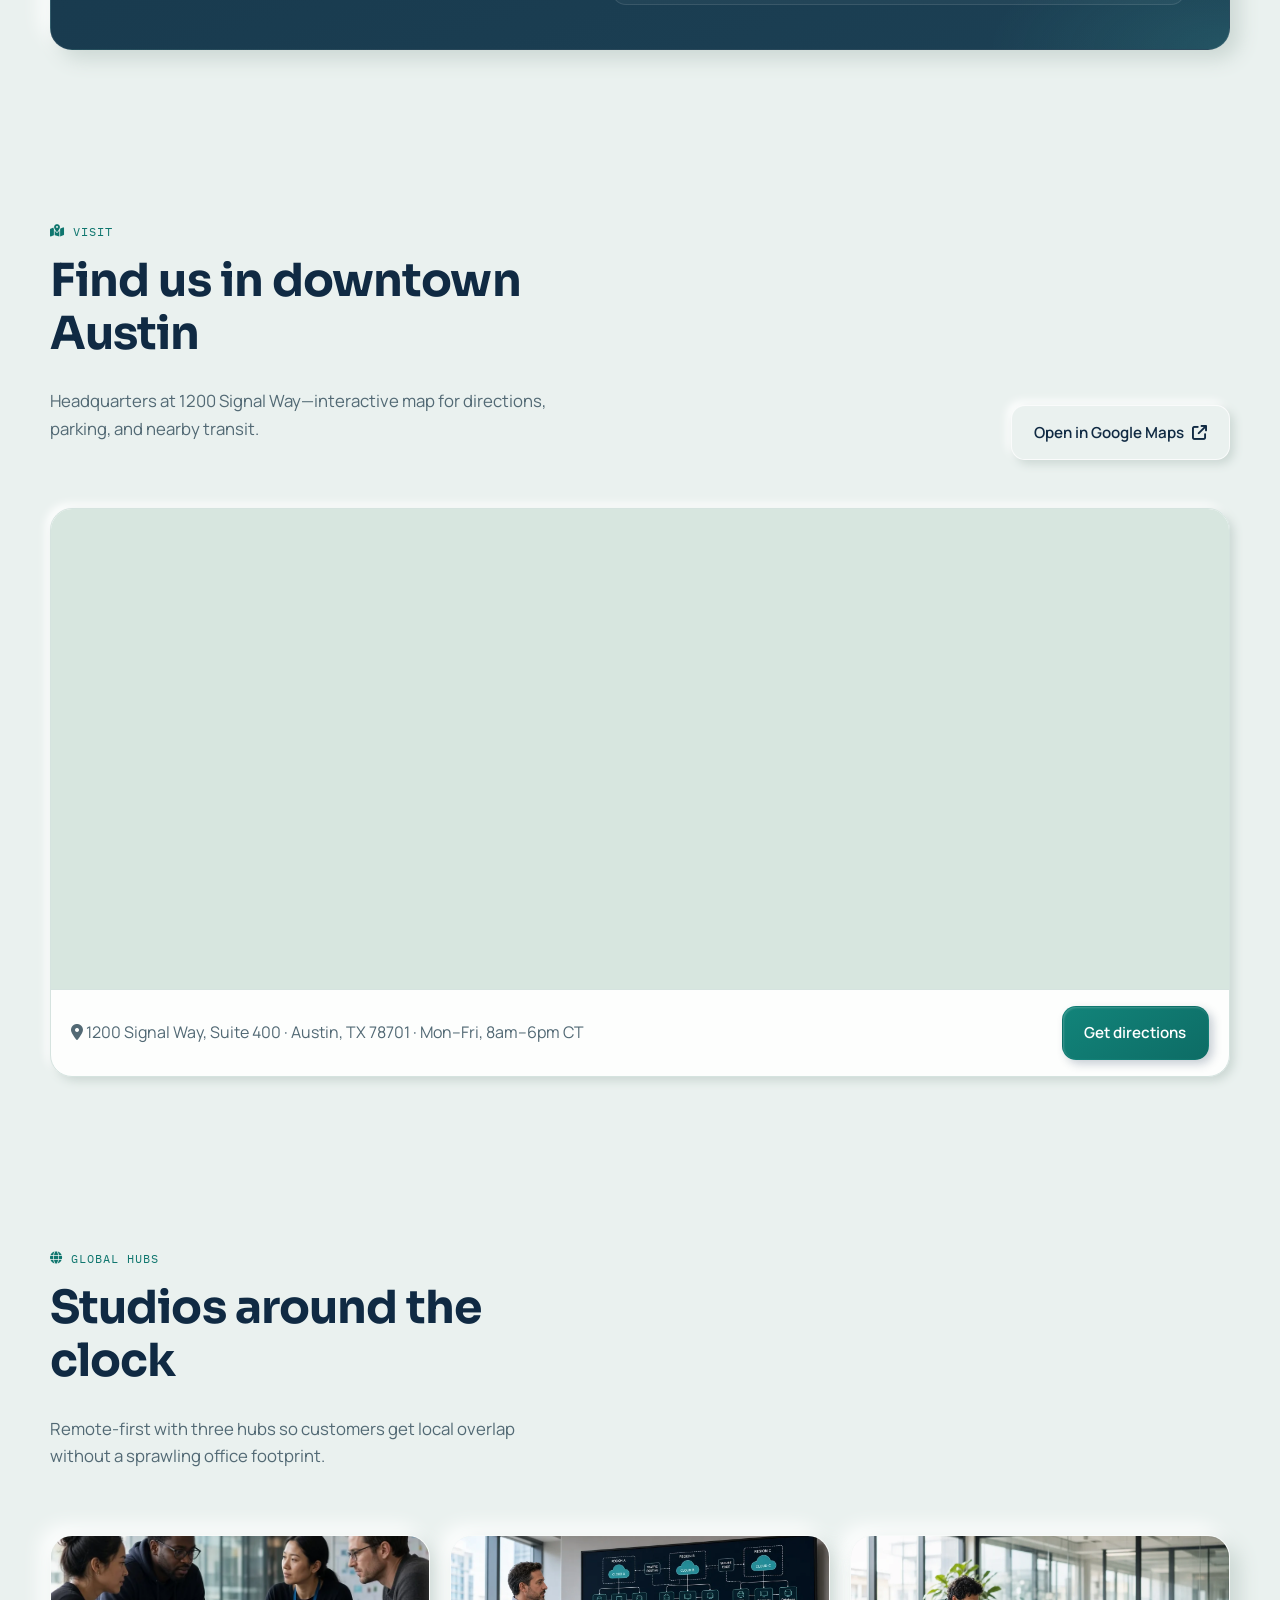
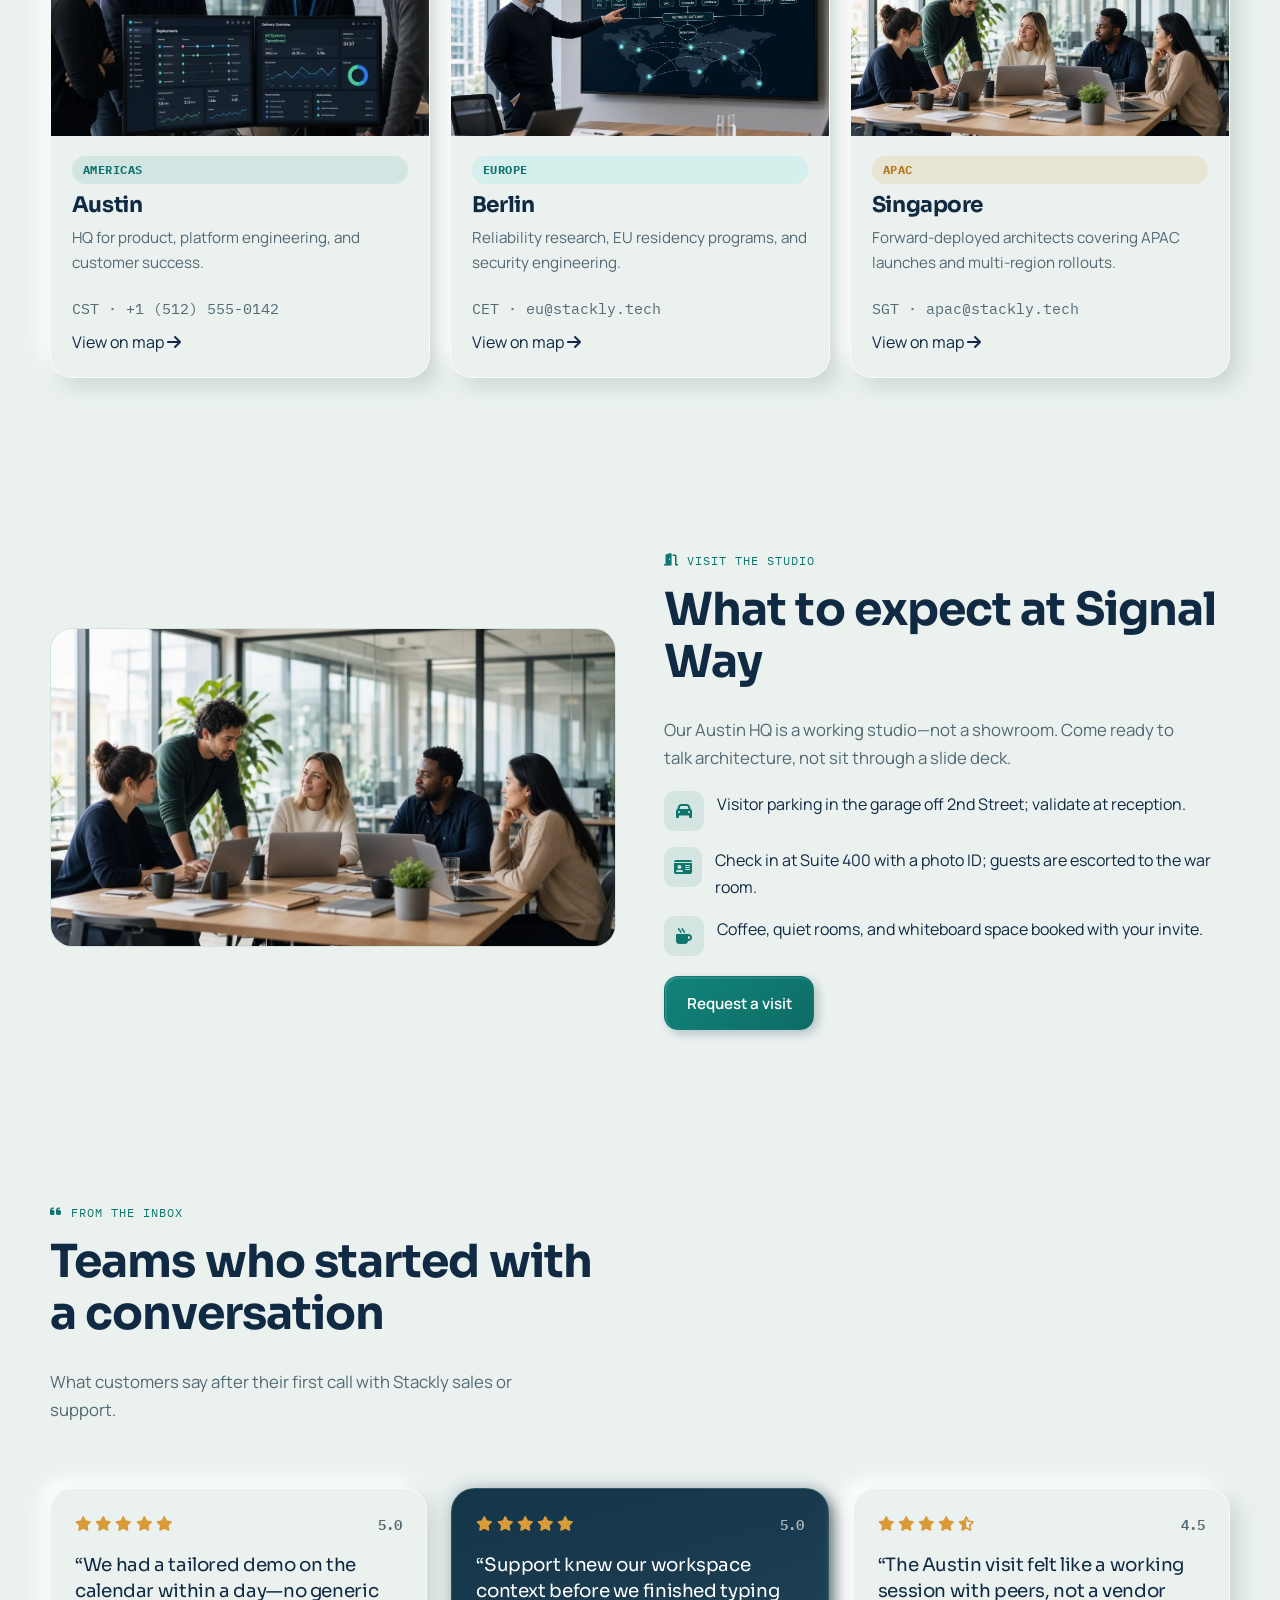
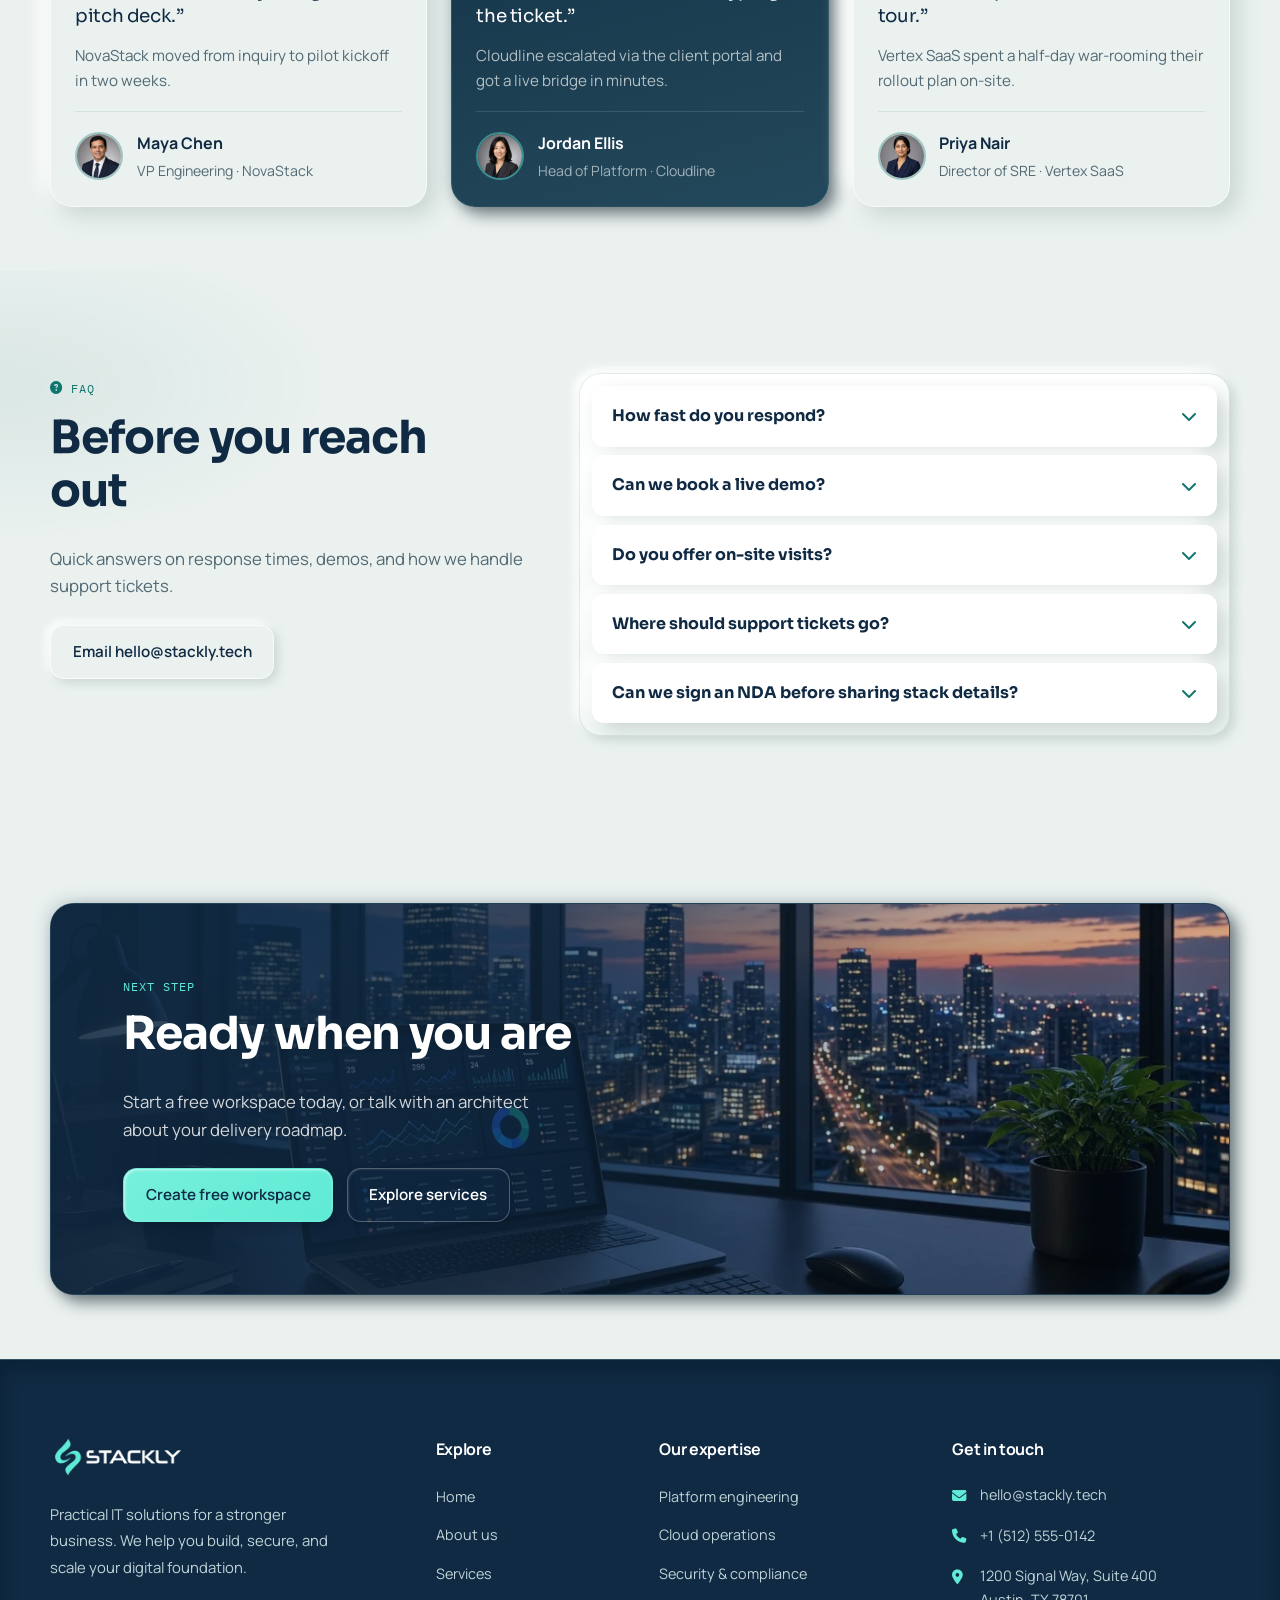
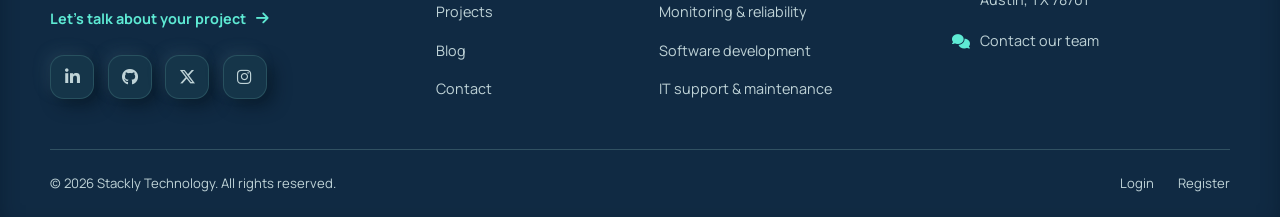
<file: contact.html>
<!DOCTYPE html>
<html lang="en">
<head>
  <meta charset="UTF-8">
  <meta name="viewport" content="width=device-width, initial-scale=1.0">
  <meta name="description" content="Contact Stackly Technology — sales, support, and partnership inquiries.">
  <title>Contact | Stackly Technology</title>
  <link rel="preconnect" href="https://fonts.googleapis.com">
  <link rel="preconnect" href="https://fonts.gstatic.com" crossorigin>
  <link href="https://fonts.googleapis.com/css2?family=IBM+Plex+Mono:wght@400;500&family=Manrope:wght@400;500;600;700&family=Sora:wght@600;700;800&display=swap" rel="stylesheet">
  <link rel="stylesheet" href="https://cdnjs.cloudflare.com/ajax/libs/font-awesome/6.5.2/css/all.min.css" crossorigin="anonymous" referrerpolicy="no-referrer">
  <link rel="stylesheet" href="css/style.css?v=navy-teal-1">
  <link rel="stylesheet" href="css/neumorphism.css?v=3">
</head>
<body>
    <div class="preloader" role="status" aria-live="polite" aria-label="Loading">
    <div class="preloader__inner">
      <div class="preloader__mark">
        <div class="preloader__orbit" aria-hidden="true"></div>
        <span class="themed-logo" aria-hidden="true"></span>
      </div>
      <div class="preloader__bar" aria-hidden="true"><span></span></div>
    </div>
    <span class="sr-only">Loading...</span>
  </div>
  <div class="site-bg" aria-hidden="true"></div>

  <header class="site-header">
    <div class="container site-header__inner">
      <a class="brand" href="index.html"><span class="brand__logo themed-logo" role="img" aria-label="Stackly Technology"></span></a>
      <nav class="nav" id="site-nav" aria-label="Primary">
        <a class="nav__link" href="index.html">Home</a>
        <a class="nav__link" href="about.html">About</a>
        <a class="nav__link" href="services.html">Services</a>
        <a class="nav__link" href="projects.html">Projects</a>
        <a class="nav__link" href="blogs.html">Blog</a>
        <a class="nav__link" href="contact.html">Contact</a>
        <div class="nav__actions nav__actions--mobile">
          <a class="btn btn--secondary" href="login.html">Login</a>
          <a class="btn btn--primary" href="register.html">Register</a>
        </div>
      </nav>
      <div class="nav__actions nav__actions--desktop">
        <a class="btn btn--secondary" href="login.html">Login</a>
        <a class="btn btn--primary" href="register.html">Register</a>
        <button class="nav-toggle" type="button" aria-label="Open menu" aria-controls="site-nav" aria-expanded="false"><span></span></button>
      </div>
    </div>
  </header>

  <main>
    <section class="hero" aria-labelledby="contact-hero-title">
      <div class="hero__media">
        <img src="Images/signal-warroom.webp" alt="Stackly Technology team ready to talk platform goals" width="1920" height="1080" fetchpriority="high">
      </div>
      <div class="container hero__content" data-aos="fade-up">
        <p class="hero__brand">Stackly<span>Technology</span></p>
        <h1 id="contact-hero-title" class="hero__title">Let's talk about your platform goals.</h1>
        <p class="hero__text">Sales, support, and partnerships—the Stackly Technology team responds within one business day.</p>
        <div class="btn-group">
          <a class="btn btn--primary" href="404.html">Send a message <i class="fa-solid fa-arrow-right" aria-hidden="true"></i></a>
          <a class="btn btn--ghost" href="404.html">Find us on the map</a>
        </div>
      </div>
    </section>

    <section class="section section--dark section--tight" data-aos="fade-up" aria-label="Contact response metrics">
      <div class="container">
        <div class="metrics-band">
          <div class="metric"><strong>&lt; 1 day</strong><span class="muted">Avg. first reply</span></div>
          <div class="metric"><strong>24/7</strong><span class="muted">Enterprise on-call</span></div>
          <div class="metric"><strong>3 hubs</strong><span class="muted">Austin · Berlin · Singapore</span></div>
          <div class="metric"><strong>98%</strong><span class="muted">CSAT on support</span></div>
        </div>
      </div>
    </section>

    <section class="section section--tight contact-reach" data-aos="fade-up" aria-labelledby="channels-title">
      <div class="container">
        <div class="section__head" data-aos="fade-up">
          <div>
            <p class="section__eyebrow"><i class="fa-solid fa-comments" aria-hidden="true"></i> Reach us</p>
            <h2 id="channels-title" class="section__title">Pick the right channel</h2>
            <p class="section__lead">Whether you need a demo, a support hand, or a partnership conversation—we route you to the right team.</p>
          </div>
        </div>
        <div class="contact-channels contact-channels--signal">
          <article class="contact-channel contact-channel--signal" data-aos="fade-up" data-aos-delay="0">
            <div class="contact-channel__top">
              <span class="contact-channel__icon" aria-hidden="true"><i class="fa-solid fa-handshake"></i></span>
              <span class="contact-channel__sla mono">Reply &lt; 1 day</span>
            </div>
            <h3>Sales</h3>
            <p>Platform assessments, pricing, and roadmap workshops for new teams.</p>
            <a class="contact-channel__mail" href="404.html">sales@stackly.tech</a>
            <a class="btn btn--secondary btn--block" href="404.html">Talk to sales</a>
          </article>
          <article class="contact-channel contact-channel--signal contact-channel--teal" data-aos="fade-up" data-aos-delay="80">
            <div class="contact-channel__top">
              <span class="contact-channel__icon" aria-hidden="true"><i class="fa-solid fa-life-ring"></i></span>
              <span class="contact-channel__sla mono">Priority SLA</span>
            </div>
            <h3>Support</h3>
            <p>Workspace help, incidents, and onboarding for existing customers.</p>
            <a class="contact-channel__mail" href="404.html">support@stackly.tech</a>
            <a class="btn btn--secondary btn--block" href="404.html">Open client portal</a>
          </article>
          <article class="contact-channel contact-channel--signal contact-channel--amber" data-aos="fade-up" data-aos-delay="160">
            <div class="contact-channel__top">
              <span class="contact-channel__icon" aria-hidden="true"><i class="fa-solid fa-building"></i></span>
              <span class="contact-channel__sla mono">Partner desk</span>
            </div>
            <h3>Partnerships</h3>
            <p>Integrations, reseller programs, and co-marketing with Stackly.</p>
            <a class="contact-channel__mail" href="404.html">partners@stackly.tech</a>
            <a class="btn btn--secondary btn--block" href="404.html">Partner with us</a>
          </article>
        </div>
      </div>
    </section>

    <section class="section section--tight">
      <div class="container contact-layout" data-aos="fade-up">
        <div class="contact-card neo-card">
          <h2>Send a message</h2>
          <form class="form" data-validate data-success-redirect="404.html" action="404.html" method="post" novalidate>
            <div class="form-row">
              <div class="field">
                <label for="contact-name">Full name</label>
                <input id="contact-name" name="name" type="text" required autocomplete="name" placeholder="Enter name">
                <span class="field__error">Please enter your name.</span>
              </div>
              <div class="field">
                <label for="contact-email">Email</label>
                <input id="contact-email" name="email" type="email" required autocomplete="email" placeholder="you@company.com">
                <span class="field__error">Please enter a valid email.</span>
              </div>
            </div>
            <div class="field">
              <label for="contact-subject">Subject</label>
              <input id="contact-subject" name="subject" type="text" required placeholder="Platform assessment">
              <span class="field__error">Please enter a subject.</span>
            </div>
            <div class="field">
              <label for="contact-message">Message</label>
              <textarea id="contact-message" name="message" required placeholder="Tell us about your stack, team size, and timeline…"></textarea>
              <span class="field__error">Please enter your message.</span>
            </div>
            <button class="btn btn--primary" type="submit">Send message <i class="fa-solid fa-paper-plane" aria-hidden="true"></i></button>
            <p class="muted" data-form-success hidden role="status">Thanks — your message is ready to send (demo UI).</p>
          </form>
        </div>

        <aside class="info-panel neo-card">
          <h2>Company info</h2>
          <ul class="info-list">
            <li>
              <i class="fa-solid fa-location-dot" aria-hidden="true"></i>
              <div>
                <strong>Headquarters</strong>
                <p class="muted mb-0">1200 Signal Way, Suite 400<br>Austin, TX 78701</p>
              </div>
            </li>
        
            <li>
              <i class="fa-solid fa-at" aria-hidden="true"></i>
              <div>
                <strong>Email</strong>
                <p class="muted mb-0"><a href="404.html">hello@stackly.tech</a></p>
              </div>
            </li>
            <li>
              <i class="fa-solid fa-clock" aria-hidden="true"></i>
              <div>
                <strong>Support hours</strong>
                <p class="muted mb-0">Mon–Fri, 8am–6pm CT</p>
              </div>
            </li>
          </ul>
          <div class="map-embed">
            <iframe
              title="Stackly Technology Austin headquarters on Google Maps"
              src="https://www.google.com/maps?q=30.2672,-97.7431&amp;z=15&amp;hl=en&amp;output=embed"
              loading="lazy"
              referrerpolicy="no-referrer-when-downgrade"
              allowfullscreen></iframe>
          </div>
         
        </aside>
      </div>
    </section>


    <section class="section section--tight contact-meet" data-aos="fade-up" aria-labelledby="meet-title">
      <div class="container">
        <div class="meet-board">
          <header class="meet-board__intro">
            <p class="section__eyebrow"><i class="fa-solid fa-calendar-check" aria-hidden="true"></i> Meeting options</p>
            <h2 id="meet-title" class="section__title">Choose how you want to connect</h2>
            <p class="section__lead">Video, studio, or priority support—pick the format that fits your team.</p>
            <a class="btn btn--primary" href="404.html">Book via the form <i class="fa-solid fa-arrow-right" aria-hidden="true"></i></a>
          </header>
          <ol class="meet-options">
            <li class="meet-option" data-aos="fade-up" data-aos-delay="0">
              <span class="meet-option__icon" aria-hidden="true"><i class="fa-solid fa-video"></i></span>
              <div class="meet-option__body">
                <span class="meet-option__time mono">30 min</span>
                <h3>Video discovery</h3>
                <p>Solutions architect session to map goals, stack, and constraints.</p>
              </div>
            </li>
            <li class="meet-option" data-aos="fade-up" data-aos-delay="80">
              <span class="meet-option__icon" aria-hidden="true"><i class="fa-solid fa-desktop"></i></span>
              <div class="meet-option__body">
                <span class="meet-option__time mono">45 min</span>
                <h3>Live product demo</h3>
                <p>Guided Graphite Signal tour tailored to your CI, cloud, and SRE stack.</p>
              </div>
            </li>
            <li class="meet-option" data-aos="fade-up" data-aos-delay="160">
              <span class="meet-option__icon" aria-hidden="true"><i class="fa-solid fa-building"></i></span>
              <div class="meet-option__body">
                <span class="meet-option__time mono">By appt</span>
                <h3>Austin studio visit</h3>
                <p>Whiteboard with platform engineers at Signal Way—schedule ahead.</p>
              </div>
            </li>
            <li class="meet-option" data-aos="fade-up" data-aos-delay="240">
              <span class="meet-option__icon" aria-hidden="true"><i class="fa-solid fa-headset"></i></span>
              <div class="meet-option__body">
                <span class="meet-option__time mono">Customers</span>
                <h3>Priority support</h3>
                <p>Jump the queue in the client portal with your workspace ID.</p>
              </div>
            </li>
          </ol>
        </div>
      </div>
    </section>

    <section class="section" id="visit" data-aos="fade-up" aria-labelledby="map-title">
      <div class="container">
        <div class="section__head" data-aos="fade-up">
          <div>
            <p class="section__eyebrow"><i class="fa-solid fa-map-location-dot" aria-hidden="true"></i> Visit</p>
            <h2 id="map-title" class="section__title">Find us in downtown Austin</h2>
            <p class="section__lead">Headquarters at 1200 Signal Way—interactive map for directions, parking, and nearby transit.</p>
          </div>
          <a class="btn btn--secondary" href="404.html" rel="noopener noreferrer">Open in Google Maps <i class="fa-solid fa-arrow-up-right-from-square" aria-hidden="true"></i></a>
        </div>
        <div class="map-panel">
          <div class="map-panel__frame">
            <iframe
              title="Interactive map of Stackly Technology Austin office"
              src="https://www.google.com/maps?q=Austin+TX+78701&amp;z=14&amp;hl=en&amp;output=embed"
              loading="lazy"
              referrerpolicy="no-referrer-when-downgrade"
              allowfullscreen></iframe>
          </div>
          <div class="map-panel__bar">
            <p class="muted"><i class="fa-solid fa-location-dot" aria-hidden="true"></i> 1200 Signal Way, Suite 400 · Austin, TX 78701 · Mon–Fri, 8am–6pm CT</p>
            <a class="btn btn--primary" href="404.html" rel="noopener noreferrer">Get directions</a>
          </div>
        </div>
      </div>
    </section>

    <section class="section section--tight" data-aos="fade-up" aria-labelledby="hubs-title">
      <div class="container">
        <div class="section__head" data-aos="fade-up">
          <div>
            <p class="section__eyebrow"><i class="fa-solid fa-globe" aria-hidden="true"></i> Global hubs</p>
            <h2 id="hubs-title" class="section__title">Studios around the clock</h2>
            <p class="section__lead">Remote-first with three hubs so customers get local overlap without a sprawling office footprint.</p>
          </div>
        </div>
        <div class="about-hubs">
          <article class="about-hub neo-card" data-aos="fade-up">
            <div class="about-hub__media">
              <img src="Images/signal-warroom.webp" alt="Austin hub — delivery war room collaboration" width="800" height="520" loading="lazy">
            </div>
            <div class="about-hub__body">
              <span class="chip">Americas</span>
              <h3>Austin</h3>
              <p>HQ for product, platform engineering, and customer success.</p>
              <p class="about-hub__meta mono">CST · +1 (512) 555-0142</p>
              <a href="404.html" rel="noopener noreferrer">View on map <i class="fa-solid fa-arrow-right" aria-hidden="true"></i></a>
            </div>
          </article>
          <article class="about-hub neo-card" data-aos="fade-up">
            <div class="about-hub__media">
              <img src="Images/feature-cloud.webp" alt="Berlin hub — cloud architecture workspace" width="800" height="520" loading="lazy">
            </div>
            <div class="about-hub__body">
              <span class="chip chip--teal">Europe</span>
              <h3>Berlin</h3>
              <p>Reliability research, EU residency programs, and security engineering.</p>
              <p class="about-hub__meta mono">CET · eu@stackly.tech</p>
              <a href="404.html"  rel="noopener noreferrer">View on map <i class="fa-solid fa-arrow-right" aria-hidden="true"></i></a>
            </div>
          </article>
          <article class="about-hub neo-card" data-aos="fade-up">
            <div class="about-hub__media">
              <img src="Images/office-collab.webp" alt="Singapore hub — team collaboration studio" width="800" height="520" loading="lazy">
            </div>
            <div class="about-hub__body">
              <span class="chip chip--amber">APAC</span>
              <h3>Singapore</h3>
              <p>Forward-deployed architects covering APAC launches and multi-region rollouts.</p>
              <p class="about-hub__meta mono">SGT · apac@stackly.tech</p>
              <a href="404.html" rel="noopener noreferrer">View on map <i class="fa-solid fa-arrow-right" aria-hidden="true"></i></a>
            </div>
          </article>
        </div>
      </div>
    </section>

    <section class="section" data-aos="fade-up" aria-labelledby="visit-detail-title">
      <div class="container feature-split">
        <div class="feature-split__media" data-aos="zoom-in">
          <img src="Images/office-collab.webp" alt="Stackly Austin studio collaboration space" width="800" height="520" loading="lazy">
        </div>
        <div>
          <p class="section__eyebrow"><i class="fa-solid fa-door-open" aria-hidden="true"></i> Visit the studio</p>
          <h2 id="visit-detail-title" class="section__title">What to expect at Signal Way</h2>
          <p class="section__lead">Our Austin HQ is a working studio—not a showroom. Come ready to talk architecture, not sit through a slide deck.</p>
          <ul class="info-list">
            <li><i class="fa-solid fa-car" aria-hidden="true"></i><span>Visitor parking in the garage off 2nd Street; validate at reception.</span></li>
            <li><i class="fa-solid fa-id-card" aria-hidden="true"></i><span>Check in at Suite 400 with a photo ID; guests are escorted to the war room.</span></li>
            <li><i class="fa-solid fa-mug-hot" aria-hidden="true"></i><span>Coffee, quiet rooms, and whiteboard space booked with your invite.</span></li>
          </ul>
          <a class="btn btn--primary" href="404.html">Request a visit</a>
        </div>
      </div>
    </section>

    <section class="section section--tight testimonials" data-aos="fade-up" aria-labelledby="contact-stories-title">
      <div class="container">
        <div class="section__head" data-aos="fade-up">
          <div>
            <p class="section__eyebrow"><i class="fa-solid fa-quote-left" aria-hidden="true"></i> From the inbox</p>
            <h2 id="contact-stories-title" class="section__title">Teams who started with a conversation</h2>
            <p class="section__lead">What customers say after their first call with Stackly sales or support.</p>
          </div>
        </div>
        <div class="reviews-grid">
          <article class="review-card neo-card" data-aos="fade-up" data-aos-delay="0">
            <div class="review-card__top">
              <div class="stars" aria-label="Rated 5 out of 5">
                <i class="fa-solid fa-star" aria-hidden="true"></i><i class="fa-solid fa-star" aria-hidden="true"></i><i class="fa-solid fa-star" aria-hidden="true"></i><i class="fa-solid fa-star" aria-hidden="true"></i><i class="fa-solid fa-star" aria-hidden="true"></i>
              </div>
              <span class="review-card__score">5.0</span>
            </div>
            <blockquote>
              <p>“We had a tailored demo on the calendar within a day—no generic pitch deck.”</p>
            </blockquote>
            <p class="review-card__aside">NovaStack moved from inquiry to pilot kickoff in two weeks.</p>
            <footer class="review-card__meta">
              <img src="Images/team-1.webp" alt="Maya Chen" width="96" height="96" loading="lazy">
              <div>
                <p class="review-card__name">Maya Chen</p>
                <p class="review-card__role">VP Engineering · NovaStack</p>
              </div>
            </footer>
          </article>
          <article class="review-card review-card--featured neo-card neo-card--dark" data-aos="fade-up" data-aos-delay="80">
            <div class="review-card__top">
              <div class="stars" aria-label="Rated 5 out of 5">
                <i class="fa-solid fa-star" aria-hidden="true"></i><i class="fa-solid fa-star" aria-hidden="true"></i><i class="fa-solid fa-star" aria-hidden="true"></i><i class="fa-solid fa-star" aria-hidden="true"></i><i class="fa-solid fa-star" aria-hidden="true"></i>
              </div>
              <span class="review-card__score">5.0</span>
            </div>
            <blockquote>
              <p>“Support knew our workspace context before we finished typing the ticket.”</p>
            </blockquote>
            <p class="review-card__aside">Cloudline escalated via the client portal and got a live bridge in minutes.</p>
            <footer class="review-card__meta">
              <img src="Images/team-2.webp" alt="Jordan Ellis" width="96" height="96" loading="lazy">
              <div>
                <p class="review-card__name">Jordan Ellis</p>
                <p class="review-card__role">Head of Platform · Cloudline</p>
              </div>
            </footer>
          </article>
          <article class="review-card neo-card" data-aos="fade-up" data-aos-delay="160">
            <div class="review-card__top">
              <div class="stars" aria-label="Rated 4.5 out of 5">
                <i class="fa-solid fa-star" aria-hidden="true"></i><i class="fa-solid fa-star" aria-hidden="true"></i><i class="fa-solid fa-star" aria-hidden="true"></i><i class="fa-solid fa-star" aria-hidden="true"></i><i class="fa-solid fa-star-half-stroke" aria-hidden="true"></i>
              </div>
              <span class="review-card__score">4.5</span>
            </div>
            <blockquote>
              <p>“The Austin visit felt like a working session with peers, not a vendor tour.”</p>
            </blockquote>
            <p class="review-card__aside">Vertex SaaS spent a half-day war-rooming their rollout plan on-site.</p>
            <footer class="review-card__meta">
              <img src="Images/team-3.webp" alt="Priya Nair" width="96" height="96" loading="lazy">
              <div>
                <p class="review-card__name">Priya Nair</p>
                <p class="review-card__role">Director of SRE · Vertex SaaS</p>
              </div>
            </footer>
          </article>
        </div>
      </div>
    </section>

    

    <section class="section section--faq" data-aos="fade-up" aria-labelledby="contact-faq-title">
      <div class="container">
        <div class="faq-layout">
          <div class="faq-layout__intro" data-aos="fade-up">
            <p class="section__eyebrow"><i class="fa-solid fa-circle-question" aria-hidden="true"></i> FAQ</p>
            <h2 id="contact-faq-title" class="section__title">Before you reach out</h2>
            <p class="section__lead">Quick answers on response times, demos, and how we handle support tickets.</p>
            <a class="btn btn--secondary" href="404.html">Email hello@stackly.tech</a>
          </div>
          <div class="faq faq--shell">
            <div class="faq__item neo-card" data-aos="fade-up">
              <button class="faq__question" type="button">How fast do you respond?<i class="fa-solid fa-chevron-down" aria-hidden="true"></i></button>
              <div class="faq__answer"><p>Sales and partnership inquiries get a reply within one business day. Existing customers on Scale or Enterprise receive priority support with defined SLAs.</p></div>
            </div>
            <div class="faq__item neo-card" data-aos="fade-up">
              <button class="faq__question" type="button">Can we book a live demo?<i class="fa-solid fa-chevron-down" aria-hidden="true"></i></button>
              <div class="faq__answer"><p>Yes. Use the form above or email sales@stackly.tech with your stack and team size—we’ll schedule a guided Graphite Signal walkthrough.</p></div>
            </div>
            <div class="faq__item neo-card" data-aos="fade-up">
              <button class="faq__question" type="button">Do you offer on-site visits?<i class="fa-solid fa-chevron-down" aria-hidden="true"></i></button>
              <div class="faq__answer"><p>Austin HQ welcomes scheduled visits. For Berlin and Singapore hubs, we arrange studio time or fly architects to your location for enterprise engagements.</p></div>
            </div>
            <div class="faq__item neo-card" data-aos="fade-up">
              <button class="faq__question" type="button">Where should support tickets go?<i class="fa-solid fa-chevron-down" aria-hidden="true"></i></button>
              <div class="faq__answer"><p>Logged-in customers should use the <a href="client.html">client portal</a>. You can also email support@stackly.tech with your workspace ID.</p></div>
            </div>
            <div class="faq__item neo-card" data-aos="fade-up">
              <button class="faq__question" type="button">Can we sign an NDA before sharing stack details?<i class="fa-solid fa-chevron-down" aria-hidden="true"></i></button>
              <div class="faq__answer"><p>Yes. Ask sales@stackly.tech for our mutual NDA—most teams have it countersigned within one business day before a deeper architecture review.</p></div>
            </div>
          </div>
        </div>
      </div>
    </section>

    <section class="section section--tight">
      <div class="container" data-aos="zoom-in">
        <div class="cta-band cta-band--sharp" data-aos="zoom-in">
          <div class="cta-band__bg" aria-hidden="true"><img src="Images/cta-signal.webp?v=sharp" alt="" width="1920" height="1080" loading="lazy"></div>
          <div class="cta-band__content">
            <p class="cta-band__eyebrow">Next step</p>
            <h2 class="section__title">Ready when you are</h2>
            <p class="cta-band__text">Start a free workspace today, or talk with an architect about your delivery roadmap.</p>
            <div class="btn-group">
              <a class="btn btn--teal" href="404.html">Create free workspace</a>
              <a class="btn btn--ghost" href="404.html">Explore services</a>
            </div>
          </div>
        </div>
      </div>
    </section>
  </main>

  <footer class="site-footer site-footer--clean">
    <div class="container">
      <div class="footer-clean__grid">
        <div class="footer-clean__brand" data-aos="fade-up">
          <a class="brand" href="index.html" aria-label="Stackly home">
            <span class="brand__logo themed-logo" role="img" aria-label="Stackly Technology"></span>
          </a>
          <p>Practical IT solutions for a stronger business. We help you build, secure, and scale your digital foundation.</p>
          <a class="footer-clean__cta" href="contact.html">Let&rsquo;s talk about your project <i class="fa-solid fa-arrow-right" aria-hidden="true"></i></a>
          <nav class="social-links social-links--footer" aria-label="Social media">
            <a href="https://www.linkedin.com/" target="_blank" rel="noopener noreferrer" aria-label="Visit LinkedIn (opens in a new tab)"><i class="fa-brands fa-linkedin-in" aria-hidden="true"></i></a>
            <a href="https://github.com/" target="_blank" rel="noopener noreferrer" aria-label="Visit GitHub (opens in a new tab)"><i class="fa-brands fa-github" aria-hidden="true"></i></a>
            <a href="https://x.com/" target="_blank" rel="noopener noreferrer" aria-label="Visit X (opens in a new tab)"><i class="fa-brands fa-x-twitter" aria-hidden="true"></i></a>
            <a href="https://www.instagram.com/" target="_blank" rel="noopener noreferrer" aria-label="Visit Instagram (opens in a new tab)"><i class="fa-brands fa-instagram" aria-hidden="true"></i></a>
          </nav>
        </div>
        <nav class="footer-clean__column" aria-labelledby="footer-explore-title" data-aos="fade-up">
          <h2 id="footer-explore-title">Explore</h2>
          <ul>
            <li><a href="index.html">Home</a></li>
            <li><a href="about.html">About us</a></li>
            <li><a href="services.html">Services</a></li>
            <li><a href="projects.html">Projects</a></li>
            <li><a href="blogs.html">Blog</a></li>
            <li><a href="contact.html">Contact</a></li>
          </ul>
        </nav>
        <nav class="footer-clean__column" aria-labelledby="footer-services-title" data-aos="fade-up">
          <h2 id="footer-services-title">Our expertise</h2>
          <ul>
            <li><a href="services.html">Platform engineering</a></li>
            <li><a href="services.html">Cloud operations</a></li>
            <li><a href="services.html">Security &amp; compliance</a></li>
            <li><a href="services.html">Monitoring &amp; reliability</a></li>
            <li><a href="services.html#software-development">Software development</a></li>
            <li><a href="services.html#it-support">IT support &amp; maintenance</a></li>
          </ul>
        </nav>
        <div class="footer-clean__column" data-aos="fade-up">
          <h2>Get in touch</h2>
          <address class="footer-clean__contact">
            <a href="mailto:hello@stackly.tech"><i class="fa-solid fa-envelope" aria-hidden="true"></i><span>hello@stackly.tech</span></a>
            <a href="tel:+15125550142"><i class="fa-solid fa-phone" aria-hidden="true"></i><span>+1 (512) 555-0142</span></a>
            <p><i class="fa-solid fa-location-dot" aria-hidden="true"></i><span>1200 Signal Way, Suite 400<br>Austin, TX 78701</span></p>
            <a href="contact.html"><i class="fa-solid fa-comments" aria-hidden="true"></i><span>Contact our team</span></a>
          </address>
        </div>
      </div>
      <div class="footer-clean__bottom" data-aos="fade-up">
        <p>&copy; <span data-year></span> Stackly Technology. All rights reserved.</p>
        <nav aria-label="Footer account links">
          <a href="login.html">Login</a>
          <a href="register.html">Register</a>
        </nav>
      </div>
    </div>
  </footer>
  <script src="js/main.js?v=aos-site-1" defer></script>
</body>
</html>
</file>
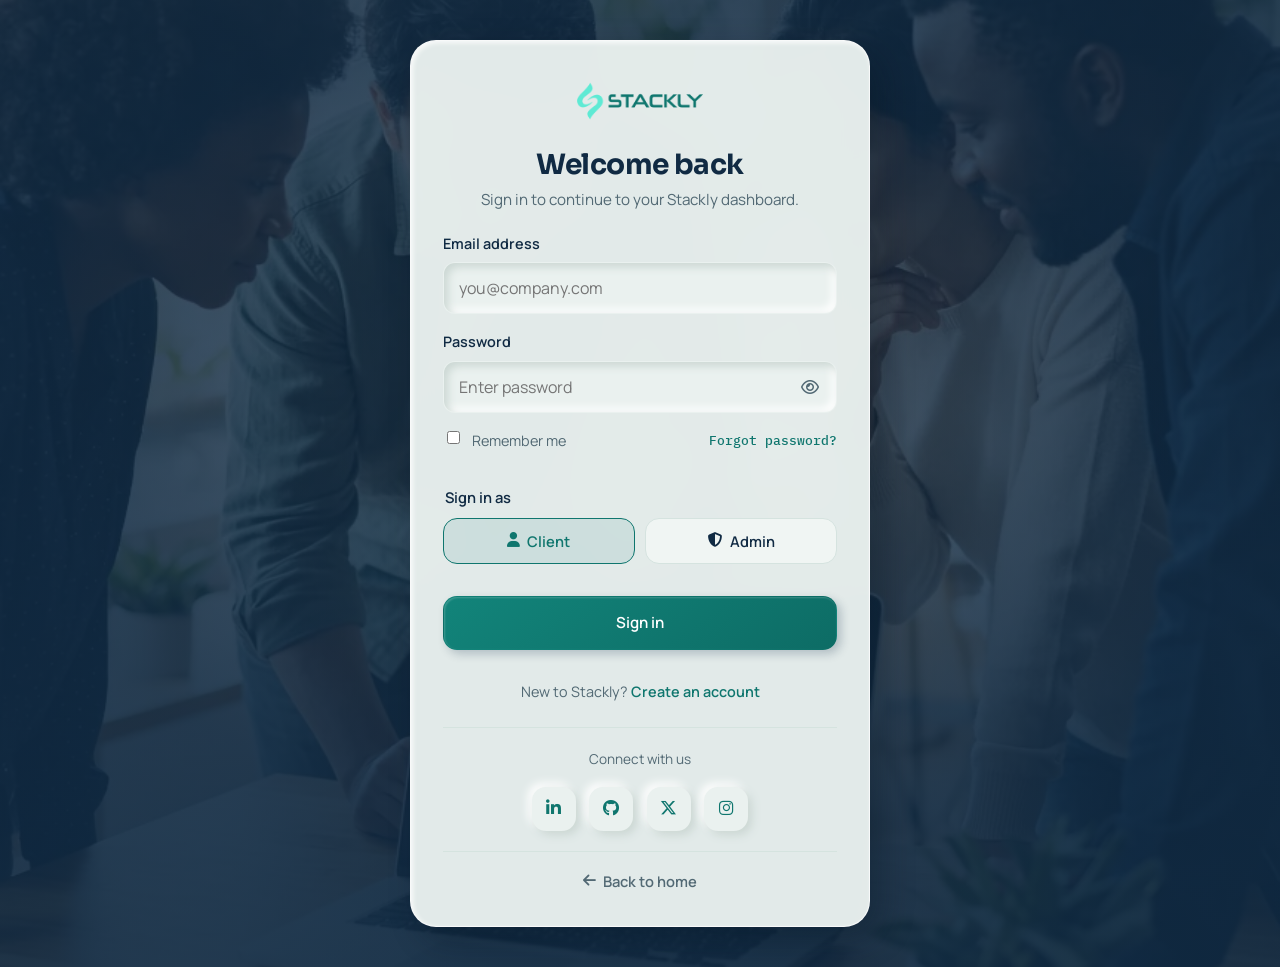
<file: login.html>
<!DOCTYPE html>
<html lang="en">
<head>
  <meta charset="UTF-8">
  <meta name="viewport" content="width=device-width, initial-scale=1.0">
  <meta name="description" content="Sign in to your Stackly Technology client workspace — Graphite Signal theme.">
  <title>Sign In — Stackly Technology</title>
  <link rel="preconnect" href="https://fonts.googleapis.com">
  <link rel="preconnect" href="https://fonts.gstatic.com" crossorigin>
  <link href="https://fonts.googleapis.com/css2?family=IBM+Plex+Mono:wght@400;500&family=Manrope:wght@400;500;600;700&family=Sora:wght@600;700;800&display=swap" rel="stylesheet">
  <link rel="stylesheet" href="https://cdnjs.cloudflare.com/ajax/libs/font-awesome/6.5.2/css/all.min.css" crossorigin="anonymous" referrerpolicy="no-referrer">
  <link rel="stylesheet" href="css/style.css?v=navy-teal-1">
  <link rel="stylesheet" href="css/neumorphism.css?v=3">
</head>
<body class="page-auth">
    <div class="preloader" role="status" aria-live="polite" aria-label="Loading">
    <div class="preloader__inner">
      <div class="preloader__mark">
        <div class="preloader__orbit" aria-hidden="true"></div>
        <span class="themed-logo" aria-hidden="true"></span>
      </div>
      <div class="preloader__bar" aria-hidden="true"><span></span></div>
    </div>
    <span class="sr-only">Loading...</span>
  </div>

  <div class="site-bg" aria-hidden="true"></div>

  <main id="main">
    <div class="auth-page auth-page--cover">
      <div class="auth-page__bg" aria-hidden="true">
        <img src="Images/auth-panel.webp" width="1600" height="1200" alt="">
      </div>

      <div class="auth-page__panel">
        <div class="auth-card auth-card--glass neo-card" data-aos="zoom-in">
          <a class="brand auth-card__brand" href="index.html" aria-label="Stackly Technology — home">
            <span class="brand__logo themed-logo" role="img" aria-label="Stackly Technology"></span>
          </a>
          <h1 class="auth-card__title">Welcome back</h1>
          <p class="auth-card__lead">Sign in to continue to your Stackly dashboard.</p>

          <form class="form" data-validate data-auth-login action="#" method="post" novalidate>
            <div class="field">
              <label for="login-email">Email address</label>
              <input type="email" id="login-email" name="email" autocomplete="email" placeholder="you@company.com" required>
              <span class="field__error" role="alert">Enter a valid email address.</span>
            </div>

            <div class="field">
              <label for="login-password">Password</label>
              <div class="field__password">
                <input type="password" id="login-password" name="password" autocomplete="current-password" placeholder="Enter password" required minlength="8">
                <button class="field__toggle" type="button" data-password-toggle aria-label="Show password">
                  <i class="fa-regular fa-eye" aria-hidden="true"></i>
                </button>
              </div>
              <span class="field__error" role="alert">Password must be at least 8 characters.</span>
            </div>

            <div class="auth-form__row">
              <label class="auth-check">
                <input type="checkbox" name="remember" value="1">
                <span>Remember me</span>
              </label>
              <a class="auth-forgot" href="404.html">Forgot password?</a>
            </div>

            <fieldset class="auth-role">
              <legend>Sign in as</legend>
              <div class="auth-role__options">
                <label class="auth-role__option">
                  <input type="radio" name="role" value="client" checked required>
                  <span><i class="fa-solid fa-user" aria-hidden="true"></i> Client</span>
                </label>
                <label class="auth-role__option">
                  <input type="radio" name="role" value="admin" required>
                  <span><i class="fa-solid fa-shield-halved" aria-hidden="true"></i> Admin</span>
                </label>
              </div>
            </fieldset>

            <button type="submit" class="btn btn--primary btn--block">Sign in</button>

            <p class="auth-card__switch">
              New to Stackly? <a href="register.html">Create an account</a>
            </p>
          </form>

          <div class="login-social">
            <p>Connect with us</p>
          <nav class="social-links social-links--login" aria-label="Social media">
            <a href="https://www.linkedin.com/" target="_blank" rel="noopener noreferrer" aria-label="Visit LinkedIn (opens in a new tab)"><i class="fa-brands fa-linkedin-in" aria-hidden="true"></i></a>
            <a href="https://github.com/" target="_blank" rel="noopener noreferrer" aria-label="Visit GitHub (opens in a new tab)"><i class="fa-brands fa-github" aria-hidden="true"></i></a>
            <a href="https://x.com/" target="_blank" rel="noopener noreferrer" aria-label="Visit X (opens in a new tab)"><i class="fa-brands fa-x-twitter" aria-hidden="true"></i></a>
            <a href="https://www.instagram.com/" target="_blank" rel="noopener noreferrer" aria-label="Visit Instagram (opens in a new tab)"><i class="fa-brands fa-instagram" aria-hidden="true"></i></a>
          </nav>
          </div>

          <a class="auth-card__home" href="index.html"><i class="fa-solid fa-arrow-left" aria-hidden="true"></i> Back to home</a>
        </div>
      </div>
    </div>
  </main>

  <script src="js/main.js?v=aos-site-1" defer></script>
</body>
</html>
</file>
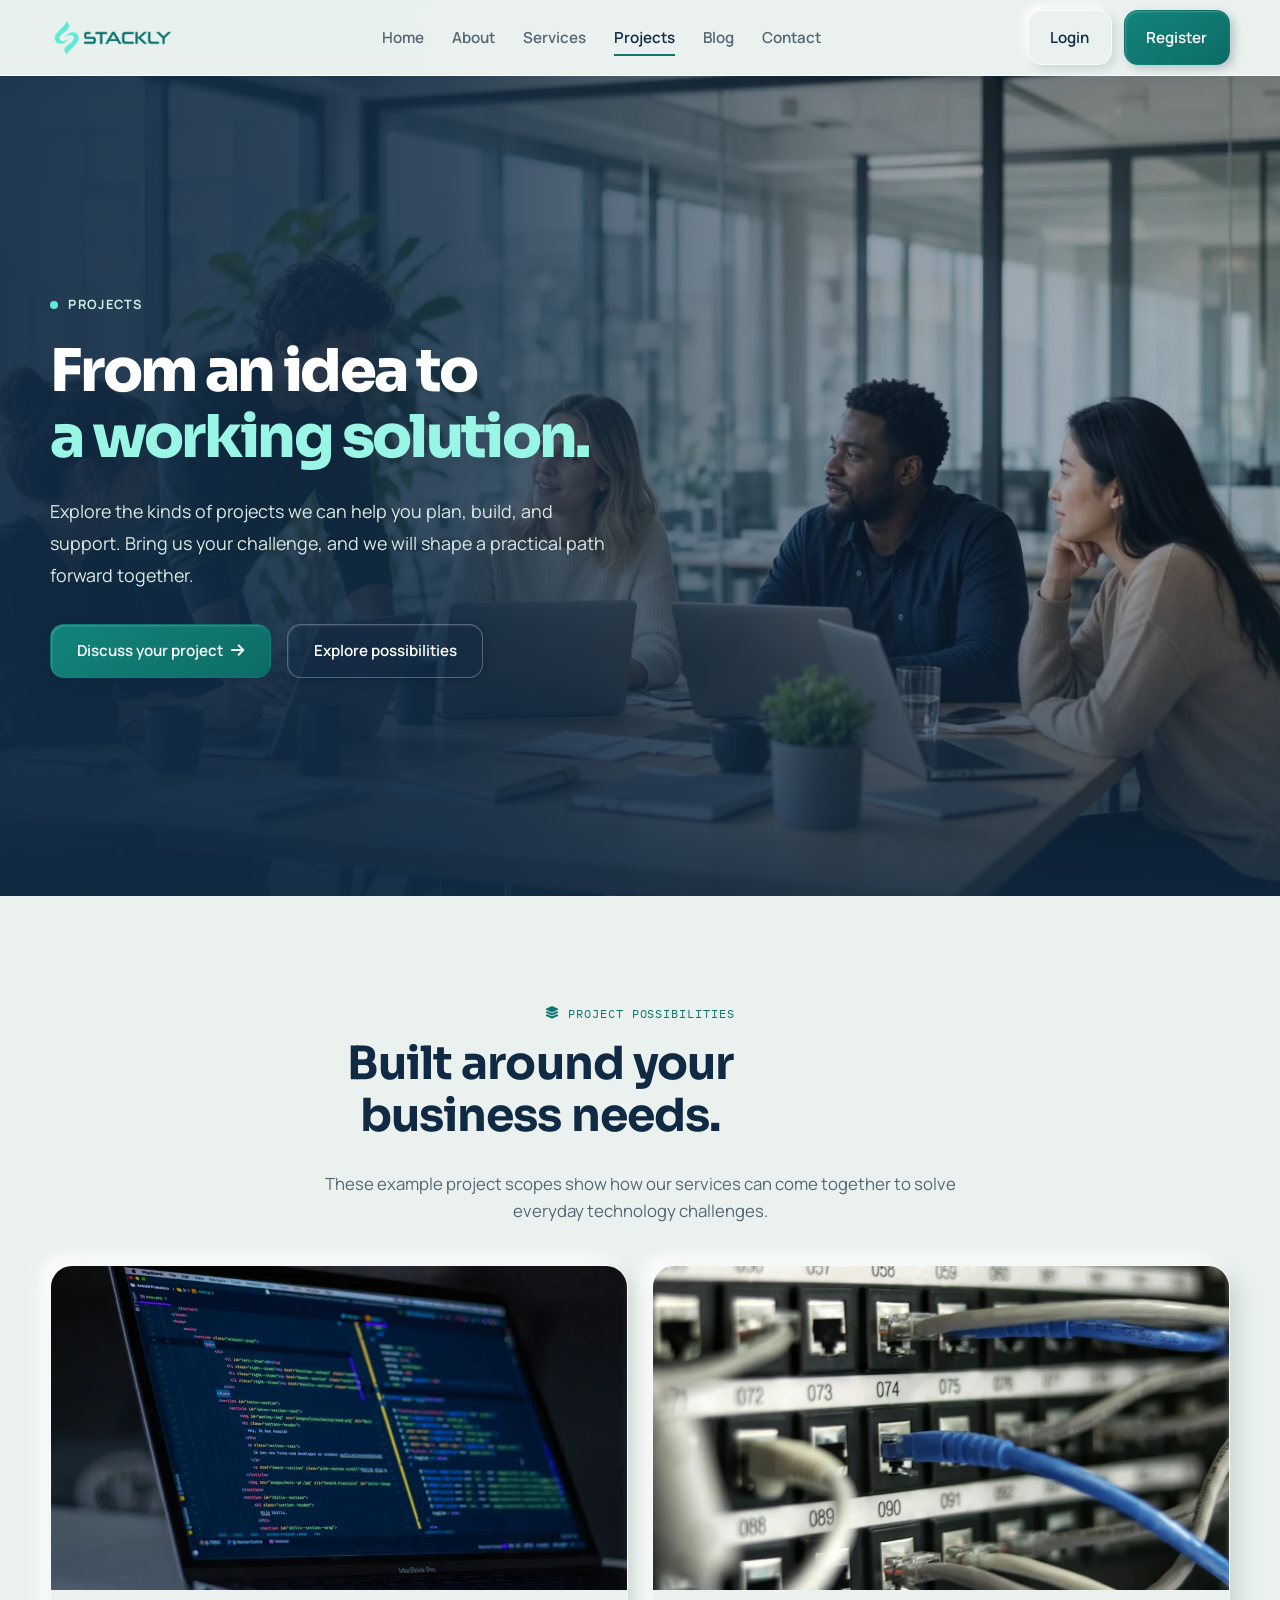
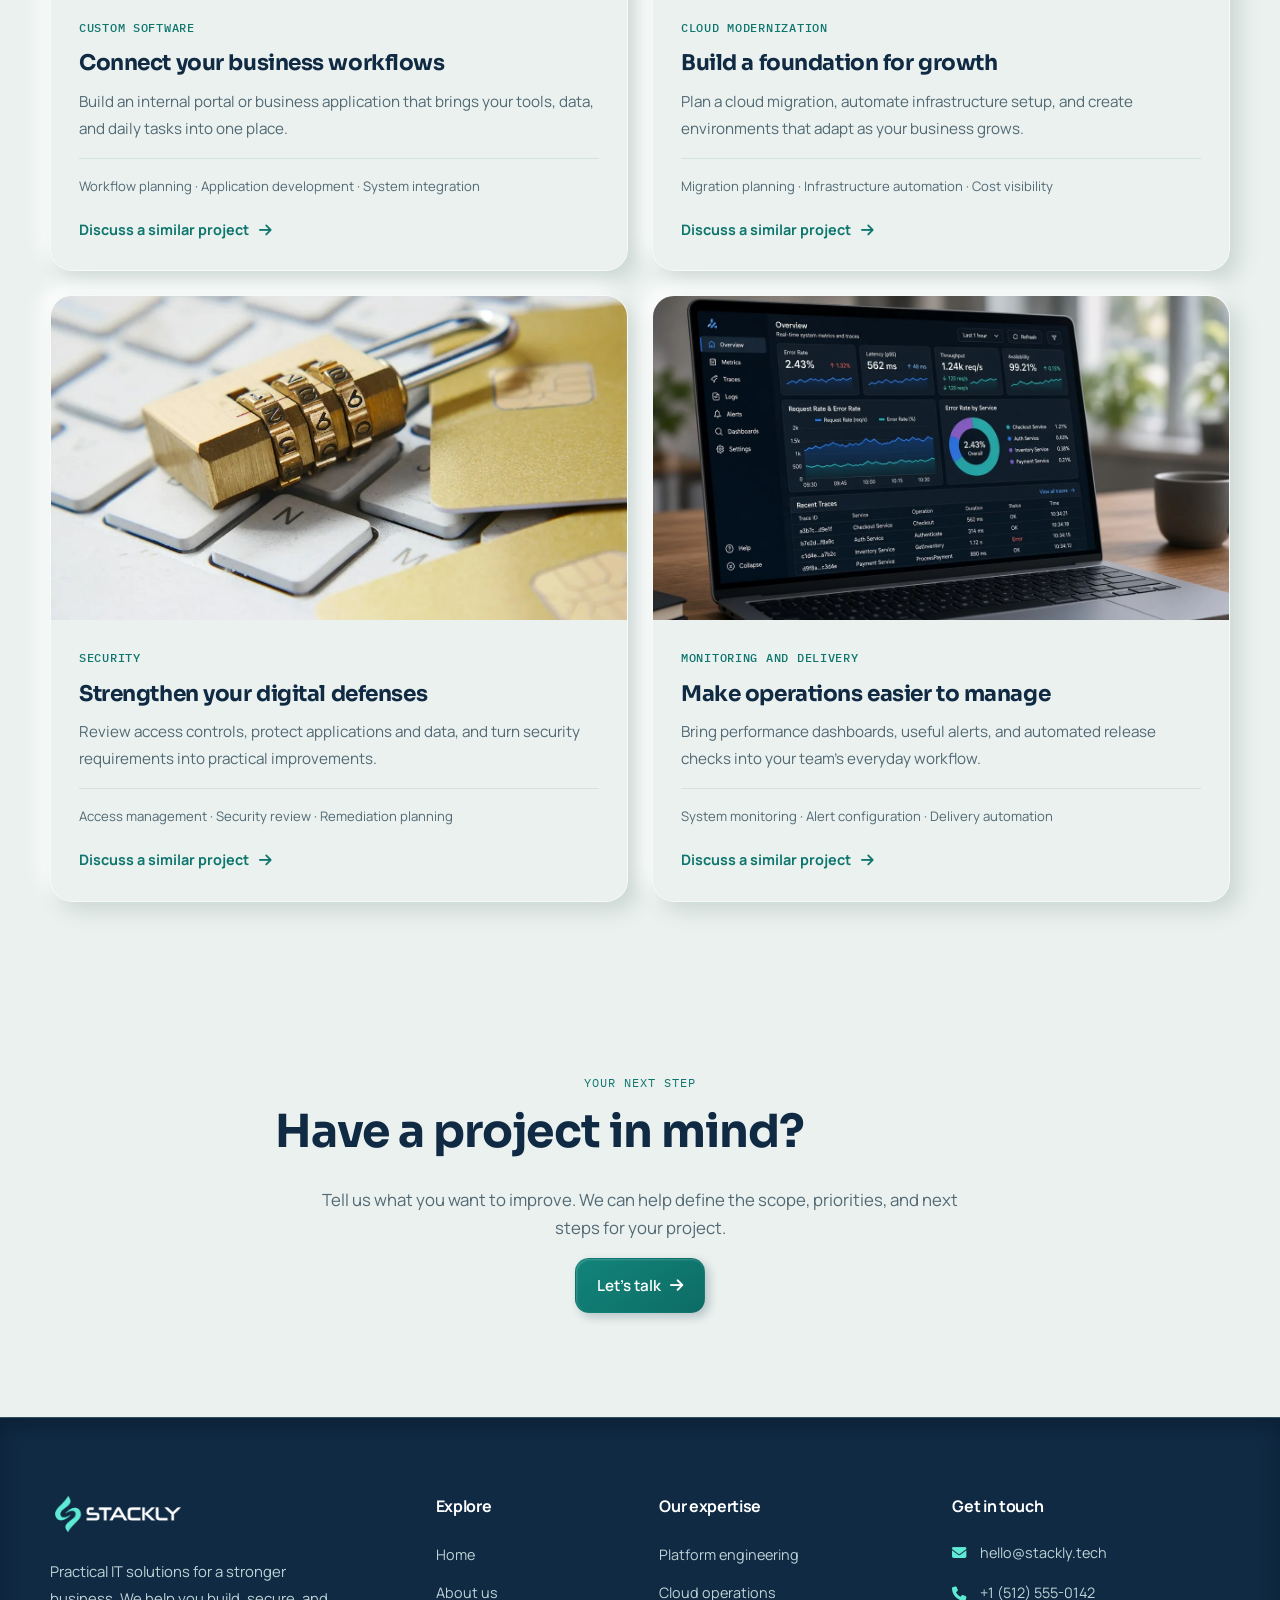
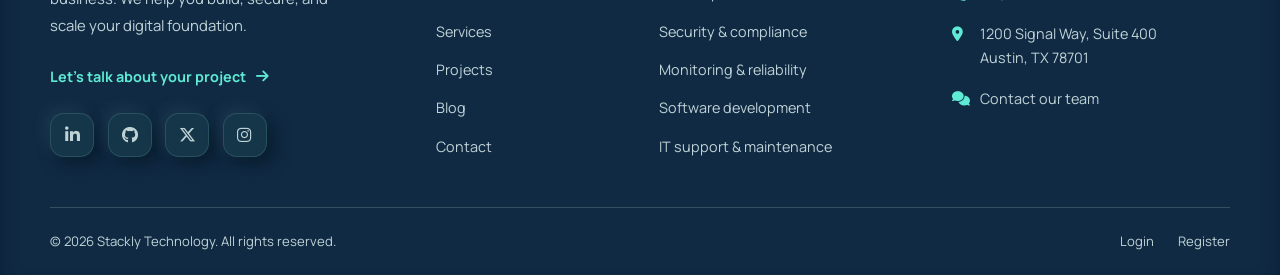
<file: projects.html>
<!DOCTYPE html>
<html lang="en">
<head>
  <meta charset="UTF-8">
  <meta name="viewport" content="width=device-width, initial-scale=1.0">
  <meta name="description" content="Explore project possibilities with Stackly, from custom software and cloud modernization to security and monitoring.">
  <title>Projects | Stackly Technology</title>
  <link rel="preconnect" href="https://fonts.googleapis.com">
  <link rel="preconnect" href="https://fonts.gstatic.com" crossorigin>
  <link href="https://fonts.googleapis.com/css2?family=IBM+Plex+Mono:wght@400;500&family=Manrope:wght@400;500;600;700&family=Sora:wght@600;700;800&display=swap" rel="stylesheet">
  <link rel="stylesheet" href="https://cdnjs.cloudflare.com/ajax/libs/font-awesome/6.5.2/css/all.min.css" crossorigin="anonymous" referrerpolicy="no-referrer">
  <link rel="stylesheet" href="css/style.css?v=navy-teal-1">
  <link rel="stylesheet" href="css/neumorphism.css?v=3">
</head>
<body>
    <div class="preloader" role="status" aria-live="polite" aria-label="Loading">
    <div class="preloader__inner">
      <div class="preloader__mark">
        <div class="preloader__orbit" aria-hidden="true"></div>
        <span class="themed-logo" aria-hidden="true"></span>
      </div>
      <div class="preloader__bar" aria-hidden="true"><span></span></div>
    </div>
    <span class="sr-only">Loading...</span>
  </div>
  <div class="site-bg" aria-hidden="true"></div>

  <header class="site-header">
    <div class="container site-header__inner">
      <a class="brand" href="index.html">
        <span class="brand__logo themed-logo" role="img" aria-label="Stackly Technology"></span>
      </a>
      <nav class="nav" id="site-nav" aria-label="Primary">
        <a class="nav__link" href="index.html">Home</a>
        <a class="nav__link" href="about.html">About</a>
        <a class="nav__link" href="services.html">Services</a>
        <a class="nav__link" href="projects.html">Projects</a>
        <a class="nav__link" href="blogs.html">Blog</a>
        <a class="nav__link" href="contact.html">Contact</a>
        <div class="nav__actions nav__actions--mobile">
          <a class="btn btn--secondary" href="login.html">Login</a>
          <a class="btn btn--primary" href="register.html">Register</a>
        </div>
      </nav>
      <div class="nav__actions nav__actions--desktop">
        <a class="btn btn--secondary" href="login.html">Login</a>
        <a class="btn btn--primary" href="register.html">Register</a>
        <button class="nav-toggle" type="button" aria-label="Open menu" aria-controls="site-nav" aria-expanded="false"><span></span></button>
      </div>
    </div>
  </header>

  <main>
    <section class="hero hero--home" aria-labelledby="projects-title">
      <div class="hero__media" aria-hidden="true">
        <img src="Images/office-collab.webp" alt="" width="1920" height="1080" fetchpriority="high">
      </div>
      <div class="container hero__content" data-aos="fade-up">
        <div class="hero__copy" data-aos="fade-up">
          <p class="hero__eyebrow"><span aria-hidden="true"></span> Projects</p>
          <h1 id="projects-title" class="hero__title">From an idea to<br><span>a working solution.</span></h1>
          <p class="hero__text">Explore the kinds of projects we can help you plan, build, and support. Bring us your challenge, and we will shape a practical path forward together.</p>
          <div class="btn-group hero__actions">
            <a class="btn btn--primary" href="contact.html">Discuss your project <i class="fa-solid fa-arrow-right" aria-hidden="true"></i></a>
            <a class="btn btn--ghost" href="#project-possibilities">Explore possibilities</a>
          </div>
        </div>
      </div>
    </section>
    <section class="section section--field" id="project-possibilities" aria-labelledby="project-grid-title">
      <div class="container">
        <div class="field-work__head" data-aos="fade-up">
          <p class="section__eyebrow"><i class="fa-solid fa-layer-group" aria-hidden="true"></i> Project possibilities</p>
          <h2 class="section__title" id="project-grid-title">Built around your business needs.</h2>
          <p class="section__lead">These example project scopes show how our services can come together to solve everyday technology challenges.</p>
        </div>
        <div class="field-work__grid">
          <figure class="field-work__card neo-card" data-aos="fade-up">
            <img src="Images/home-service-development.webp" alt="Software development workspace" width="1280" height="720" loading="lazy">
            <figcaption class="field-work__caption">
              <span class="field-work__tag">Custom software</span>
              <h3>Connect your business workflows</h3>
              <p>Build an internal portal or business application that brings your tools, data, and daily tasks into one place.</p>
              <p class="projects__scope">Workflow planning &middot; Application development &middot; System integration</p>
              <a class="projects__link" href="contact.html">Discuss a similar project <i class="fa-solid fa-arrow-right" aria-hidden="true"></i></a>
            </figcaption>
          </figure>
          <figure class="field-work__card neo-card" data-aos="fade-up">
            <img src="Images/services-cloud-new.webp" alt="Cloud infrastructure and technology" width="1280" height="720" loading="lazy">
            <figcaption class="field-work__caption">
              <span class="field-work__tag">Cloud modernization</span>
              <h3>Build a foundation for growth</h3>
              <p>Plan a cloud migration, automate infrastructure setup, and create environments that adapt as your business grows.</p>
              <p class="projects__scope">Migration planning &middot; Infrastructure automation &middot; Cost visibility</p>
              <a class="projects__link" href="contact.html">Discuss a similar project <i class="fa-solid fa-arrow-right" aria-hidden="true"></i></a>
            </figcaption>
          </figure>
          <figure class="field-work__card neo-card" data-aos="fade-up">
            <img src="Images/services-security-new.webp" alt="Technology security workspace" width="1280" height="720" loading="lazy">
            <figcaption class="field-work__caption">
              <span class="field-work__tag">Security</span>
              <h3>Strengthen your digital defenses</h3>
              <p>Review access controls, protect applications and data, and turn security requirements into practical improvements.</p>
              <p class="projects__scope">Access management &middot; Security review &middot; Remediation planning</p>
              <a class="projects__link" href="contact.html">Discuss a similar project <i class="fa-solid fa-arrow-right" aria-hidden="true"></i></a>
            </figcaption>
          </figure>
          <figure class="field-work__card neo-card" data-aos="fade-up">
            <img src="Images/signal-observability.webp" alt="System performance monitoring on a laptop" width="1280" height="720" loading="lazy">
            <figcaption class="field-work__caption">
              <span class="field-work__tag">Monitoring and delivery</span>
              <h3>Make operations easier to manage</h3>
              <p>Bring performance dashboards, useful alerts, and automated release checks into your team's everyday workflow.</p>
              <p class="projects__scope">System monitoring &middot; Alert configuration &middot; Delivery automation</p>
              <a class="projects__link" href="contact.html">Discuss a similar project <i class="fa-solid fa-arrow-right" aria-hidden="true"></i></a>
            </figcaption>
          </figure>
        </div>
      </div>
    </section>
    <section class="section section--tight" aria-labelledby="project-contact-title">
      <div class="container field-work__head" data-aos="fade-up">
        <p class="section__eyebrow">Your next step</p>
        <h2 class="section__title" id="project-contact-title">Have a project in mind?</h2>
        <p class="section__lead">Tell us what you want to improve. We can help define the scope, priorities, and next steps for your project.</p>
        <a class="btn btn--primary" href="contact.html">Let&rsquo;s talk <i class="fa-solid fa-arrow-right" aria-hidden="true"></i></a>
      </div>
    </section>
  </main>

  <footer class="site-footer site-footer--clean">
    <div class="container">
      <div class="footer-clean__grid">
        <div class="footer-clean__brand" data-aos="fade-up">
          <a class="brand" href="index.html" aria-label="Stackly home">
            <span class="brand__logo themed-logo" role="img" aria-label="Stackly Technology"></span>
          </a>
          <p>Practical IT solutions for a stronger business. We help you build, secure, and scale your digital foundation.</p>
          <a class="footer-clean__cta" href="contact.html">Let&rsquo;s talk about your project <i class="fa-solid fa-arrow-right" aria-hidden="true"></i></a>
          <nav class="social-links social-links--footer" aria-label="Social media">
            <a href="https://www.linkedin.com/" target="_blank" rel="noopener noreferrer" aria-label="Visit LinkedIn (opens in a new tab)"><i class="fa-brands fa-linkedin-in" aria-hidden="true"></i></a>
            <a href="https://github.com/" target="_blank" rel="noopener noreferrer" aria-label="Visit GitHub (opens in a new tab)"><i class="fa-brands fa-github" aria-hidden="true"></i></a>
            <a href="https://x.com/" target="_blank" rel="noopener noreferrer" aria-label="Visit X (opens in a new tab)"><i class="fa-brands fa-x-twitter" aria-hidden="true"></i></a>
            <a href="https://www.instagram.com/" target="_blank" rel="noopener noreferrer" aria-label="Visit Instagram (opens in a new tab)"><i class="fa-brands fa-instagram" aria-hidden="true"></i></a>
          </nav>
        </div>
        <nav class="footer-clean__column" aria-labelledby="footer-explore-title" data-aos="fade-up">
          <h2 id="footer-explore-title">Explore</h2>
          <ul>
            <li><a href="index.html">Home</a></li>
            <li><a href="about.html">About us</a></li>
            <li><a href="services.html">Services</a></li>
            <li><a href="projects.html">Projects</a></li>
            <li><a href="blogs.html">Blog</a></li>
            <li><a href="contact.html">Contact</a></li>
          </ul>
        </nav>
        <nav class="footer-clean__column" aria-labelledby="footer-services-title" data-aos="fade-up">
          <h2 id="footer-services-title">Our expertise</h2>
          <ul>
            <li><a href="services.html">Platform engineering</a></li>
            <li><a href="services.html">Cloud operations</a></li>
            <li><a href="services.html">Security &amp; compliance</a></li>
            <li><a href="services.html">Monitoring &amp; reliability</a></li>
            <li><a href="services.html#software-development">Software development</a></li>
            <li><a href="services.html#it-support">IT support &amp; maintenance</a></li>
          </ul>
        </nav>
        <div class="footer-clean__column" data-aos="fade-up">
          <h2>Get in touch</h2>
          <address class="footer-clean__contact">
            <a href="mailto:hello@stackly.tech"><i class="fa-solid fa-envelope" aria-hidden="true"></i><span>hello@stackly.tech</span></a>
            <a href="tel:+15125550142"><i class="fa-solid fa-phone" aria-hidden="true"></i><span>+1 (512) 555-0142</span></a>
            <p><i class="fa-solid fa-location-dot" aria-hidden="true"></i><span>1200 Signal Way, Suite 400<br>Austin, TX 78701</span></p>
            <a href="contact.html"><i class="fa-solid fa-comments" aria-hidden="true"></i><span>Contact our team</span></a>
          </address>
        </div>
      </div>
      <div class="footer-clean__bottom" data-aos="fade-up">
        <p>&copy; <span data-year></span> Stackly Technology. All rights reserved.</p>
        <nav aria-label="Footer account links">
          <a href="login.html">Login</a>
          <a href="register.html">Register</a>
        </nav>
      </div>
    </div>
  </footer>

  <script src="js/main.js?v=aos-site-1" defer></script>
</body>
</html>
</file>
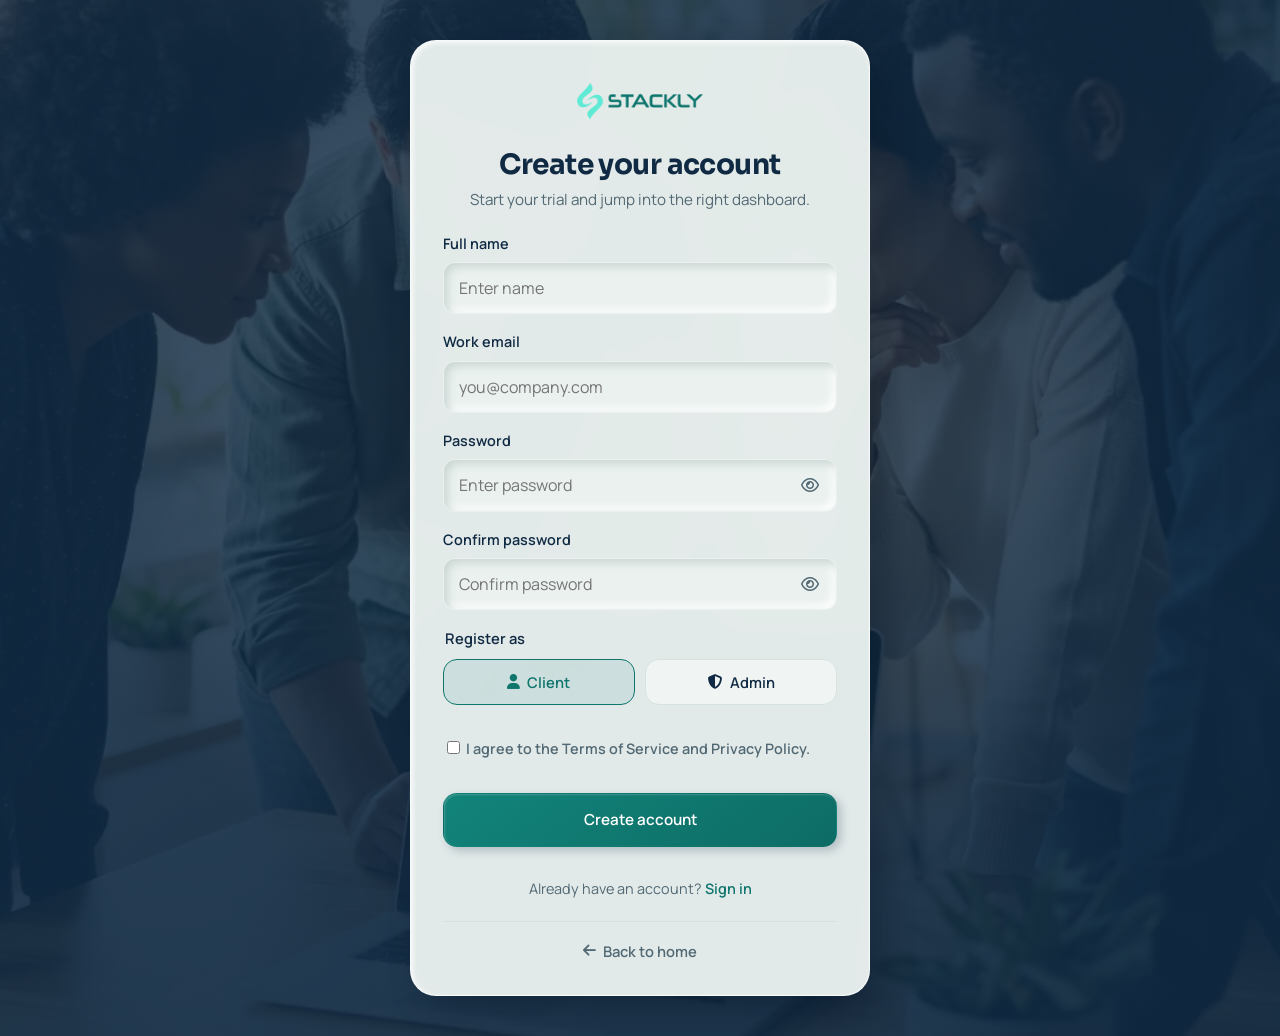
<file: register.html>
<!DOCTYPE html>
<html lang="en">
<head>
  <meta charset="UTF-8">
  <meta name="viewport" content="width=device-width, initial-scale=1.0">
  <meta name="description" content="Create your Stackly Technology account — Graphite Signal theme.">
  <title>Create Account — Stackly Technology</title>
  <link rel="preconnect" href="https://fonts.googleapis.com">
  <link rel="preconnect" href="https://fonts.gstatic.com" crossorigin>
  <link href="https://fonts.googleapis.com/css2?family=IBM+Plex+Mono:wght@400;500&family=Manrope:wght@400;500;600;700&family=Sora:wght@600;700;800&display=swap" rel="stylesheet">
  <link rel="stylesheet" href="https://cdnjs.cloudflare.com/ajax/libs/font-awesome/6.5.2/css/all.min.css" crossorigin="anonymous" referrerpolicy="no-referrer">
  <link rel="stylesheet" href="css/style.css?v=navy-teal-1">
  <link rel="stylesheet" href="css/neumorphism.css?v=3">
</head>
<body class="page-auth">
    <div class="preloader" role="status" aria-live="polite" aria-label="Loading">
    <div class="preloader__inner">
      <div class="preloader__mark">
        <div class="preloader__orbit" aria-hidden="true"></div>
        <span class="themed-logo" aria-hidden="true"></span>
      </div>
      <div class="preloader__bar" aria-hidden="true"><span></span></div>
    </div>
    <span class="sr-only">Loading...</span>
  </div>

  <div class="site-bg" aria-hidden="true"></div>

  <main id="main">
    <div class="auth-page auth-page--cover">
      <div class="auth-page__bg" aria-hidden="true">
        <img src="Images/auth-panel.webp" width="1600" height="1200" alt="">
      </div>

      <div class="auth-page__panel">
        <div class="auth-card auth-card--glass neo-card" data-aos="zoom-in">
          <a class="brand auth-card__brand" href="index.html" aria-label="Stackly Technology — home">
            <span class="brand__logo themed-logo" role="img" aria-label="Stackly Technology"></span>
          </a>
          <h1 class="auth-card__title">Create your account</h1>
          <p class="auth-card__lead">Start your trial and jump into the right dashboard.</p>

          <form class="form" data-validate data-auth-redirect="login.html" action="#" method="post" novalidate>
            <div class="field">
              <label for="register-name">Full name</label>
              <input type="text" id="register-name" name="name" autocomplete="name" placeholder="Enter name" required>
              <span class="field__error" role="alert">Please enter your name.</span>
            </div>

            <div class="field">
              <label for="register-email">Work email</label>
              <input type="email" id="register-email" name="email" autocomplete="email" placeholder="you@company.com" required>
              <span class="field__error" role="alert">Enter a valid email address.</span>
            </div>

            <div class="field">
              <label for="register-password">Password</label>
              <div class="field__password">
                <input type="password" id="register-password" name="password" autocomplete="new-password" placeholder="Enter password" required minlength="8">
                <button class="field__toggle" type="button" data-password-toggle aria-label="Show password">
                  <i class="fa-regular fa-eye" aria-hidden="true"></i>
                </button>
              </div>
              <span class="field__error" role="alert">Password must be at least 8 characters.</span>
            </div>

            <div class="field">
              <label for="register-confirm">Confirm password</label>
              <div class="field__password">
                <input type="password" id="register-confirm" name="confirm" autocomplete="new-password" placeholder="Confirm password" required minlength="8" data-match="#register-password">
                <button class="field__toggle" type="button" data-password-toggle aria-label="Show password">
                  <i class="fa-regular fa-eye" aria-hidden="true"></i>
                </button>
              </div>
              <span class="field__error" role="alert">Passwords must match and be at least 8 characters.</span>
            </div>

            <fieldset class="auth-role">
              <legend>Register as</legend>
              <div class="auth-role__options">
                <label class="auth-role__option">
                  <input type="radio" name="role" value="client" checked required>
                  <span><i class="fa-solid fa-user" aria-hidden="true"></i> Client</span>
                </label>
                <label class="auth-role__option">
                  <input type="radio" name="role" value="admin" required>
                  <span><i class="fa-solid fa-shield-halved" aria-hidden="true"></i> Admin</span>
                </label>
              </div>
            </fieldset>

            <div class="field field--check">
              <label class="auth-terms">
                <input type="checkbox" name="terms" required>
                <span>I agree to the Terms of Service and Privacy Policy.</span>
              </label>
              <span class="field__error" role="alert">Please accept the Terms and Privacy Policy.</span>
            </div>

            <button type="submit" class="btn btn--primary btn--block">Create account</button>

            <p class="auth-card__switch">
              Already have an account? <a href="login.html">Sign in</a>
            </p>
          </form>

          <a class="auth-card__home" href="index.html"><i class="fa-solid fa-arrow-left" aria-hidden="true"></i> Back to home</a>
        </div>
      </div>
    </div>
  </main>

  <script src="js/main.js?v=aos-site-1" defer></script>
</body>
</html>
</file>
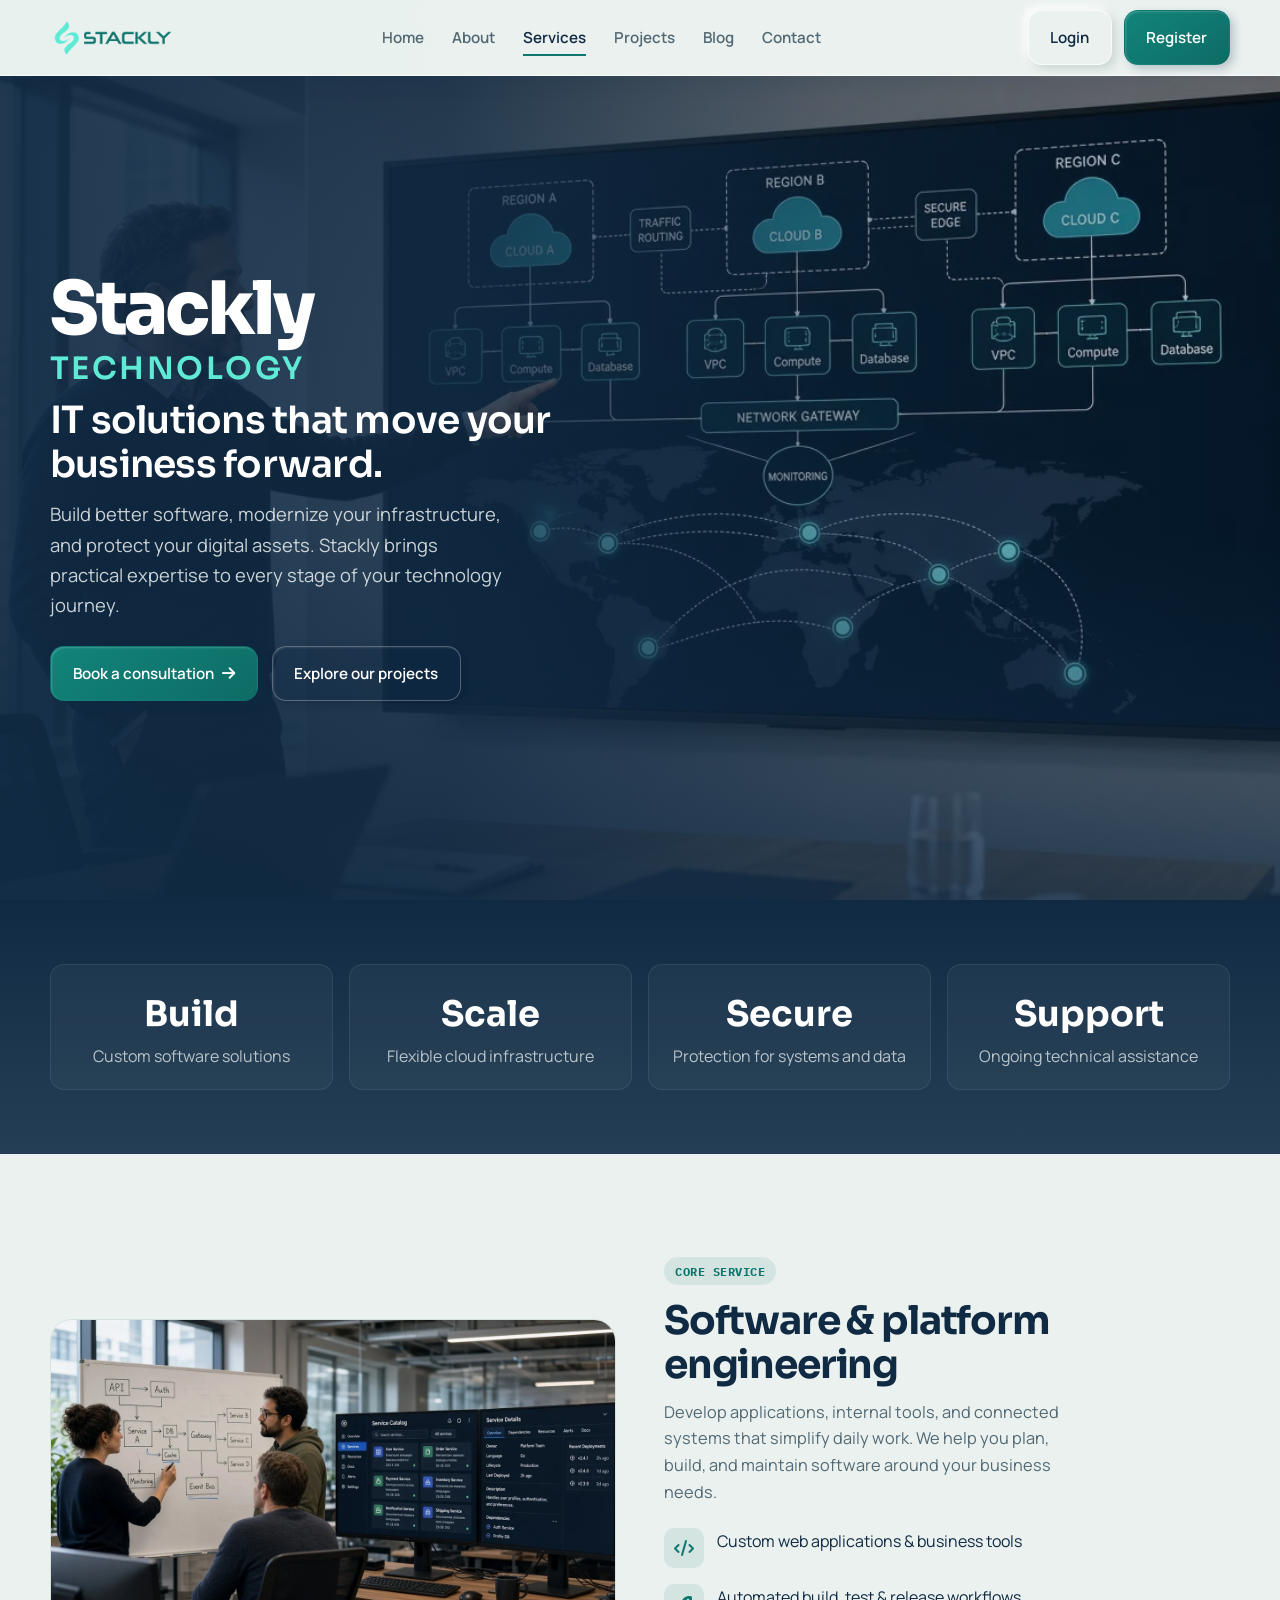
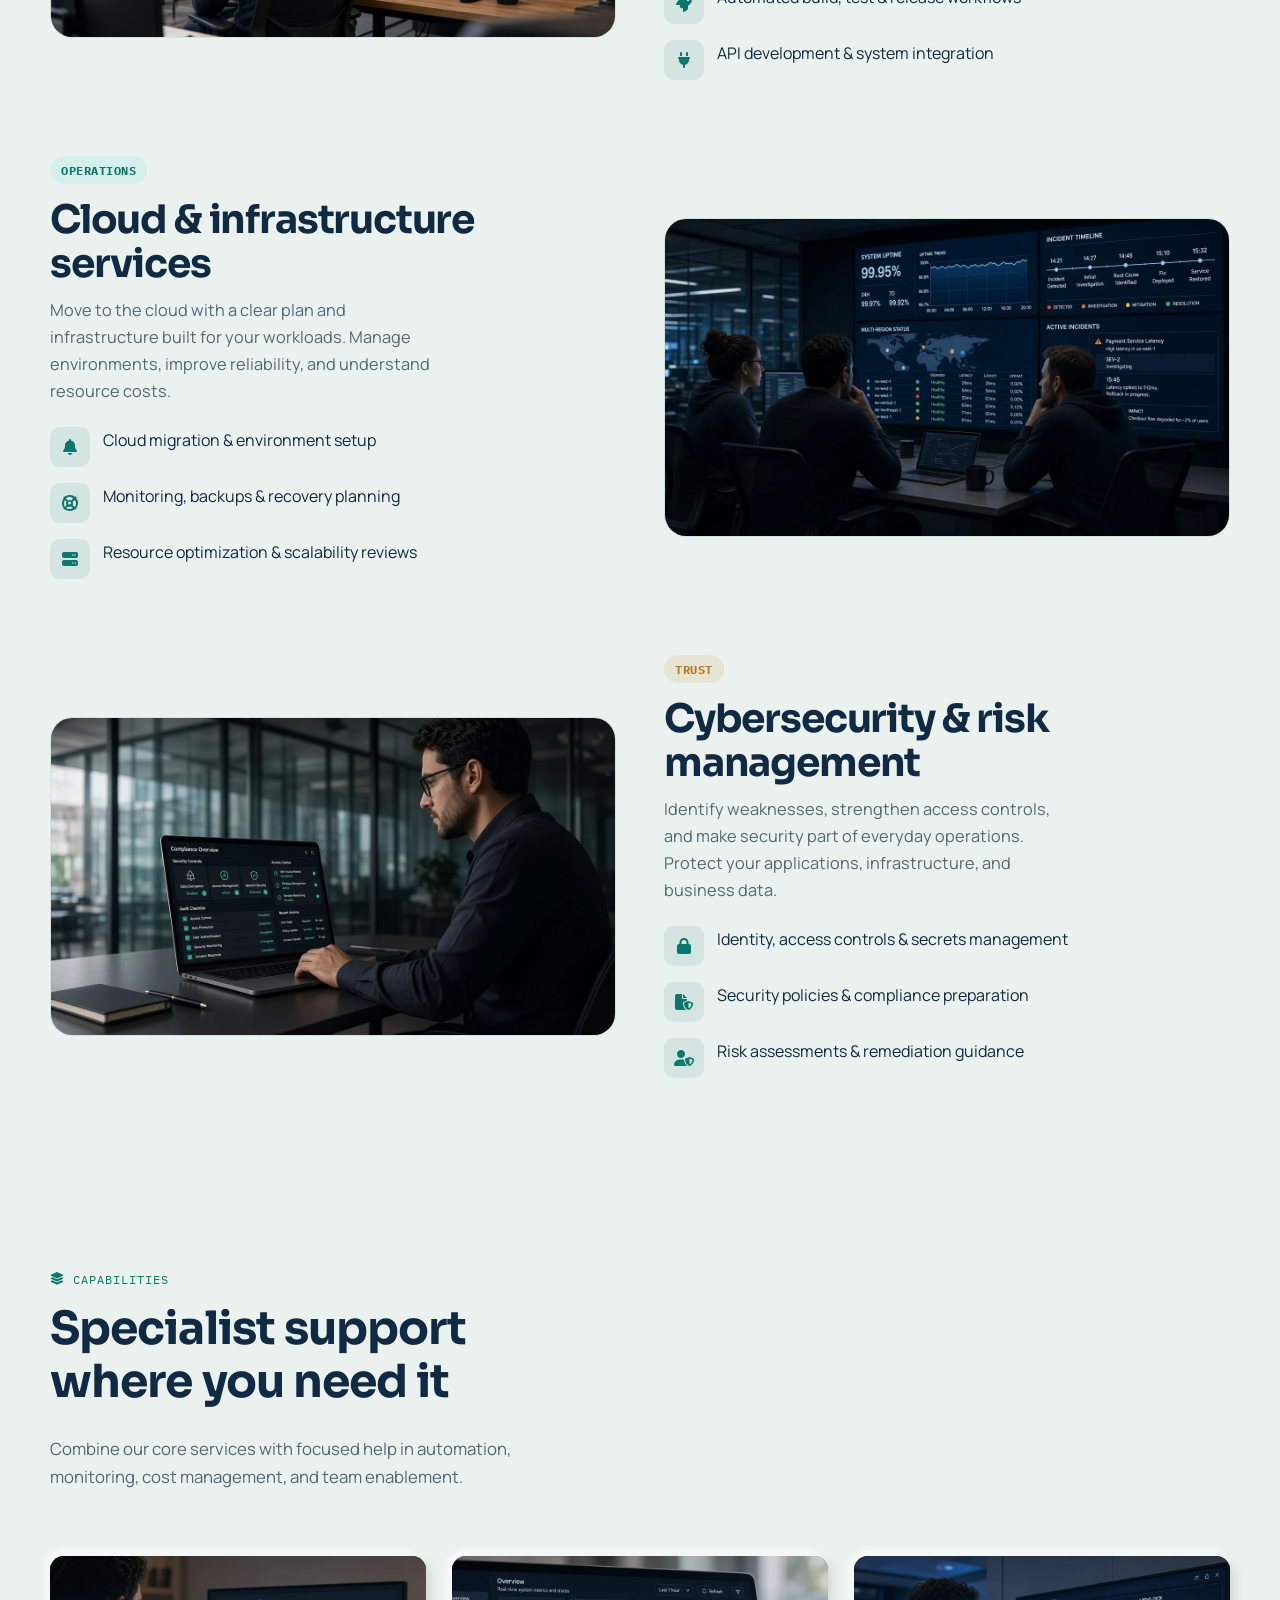
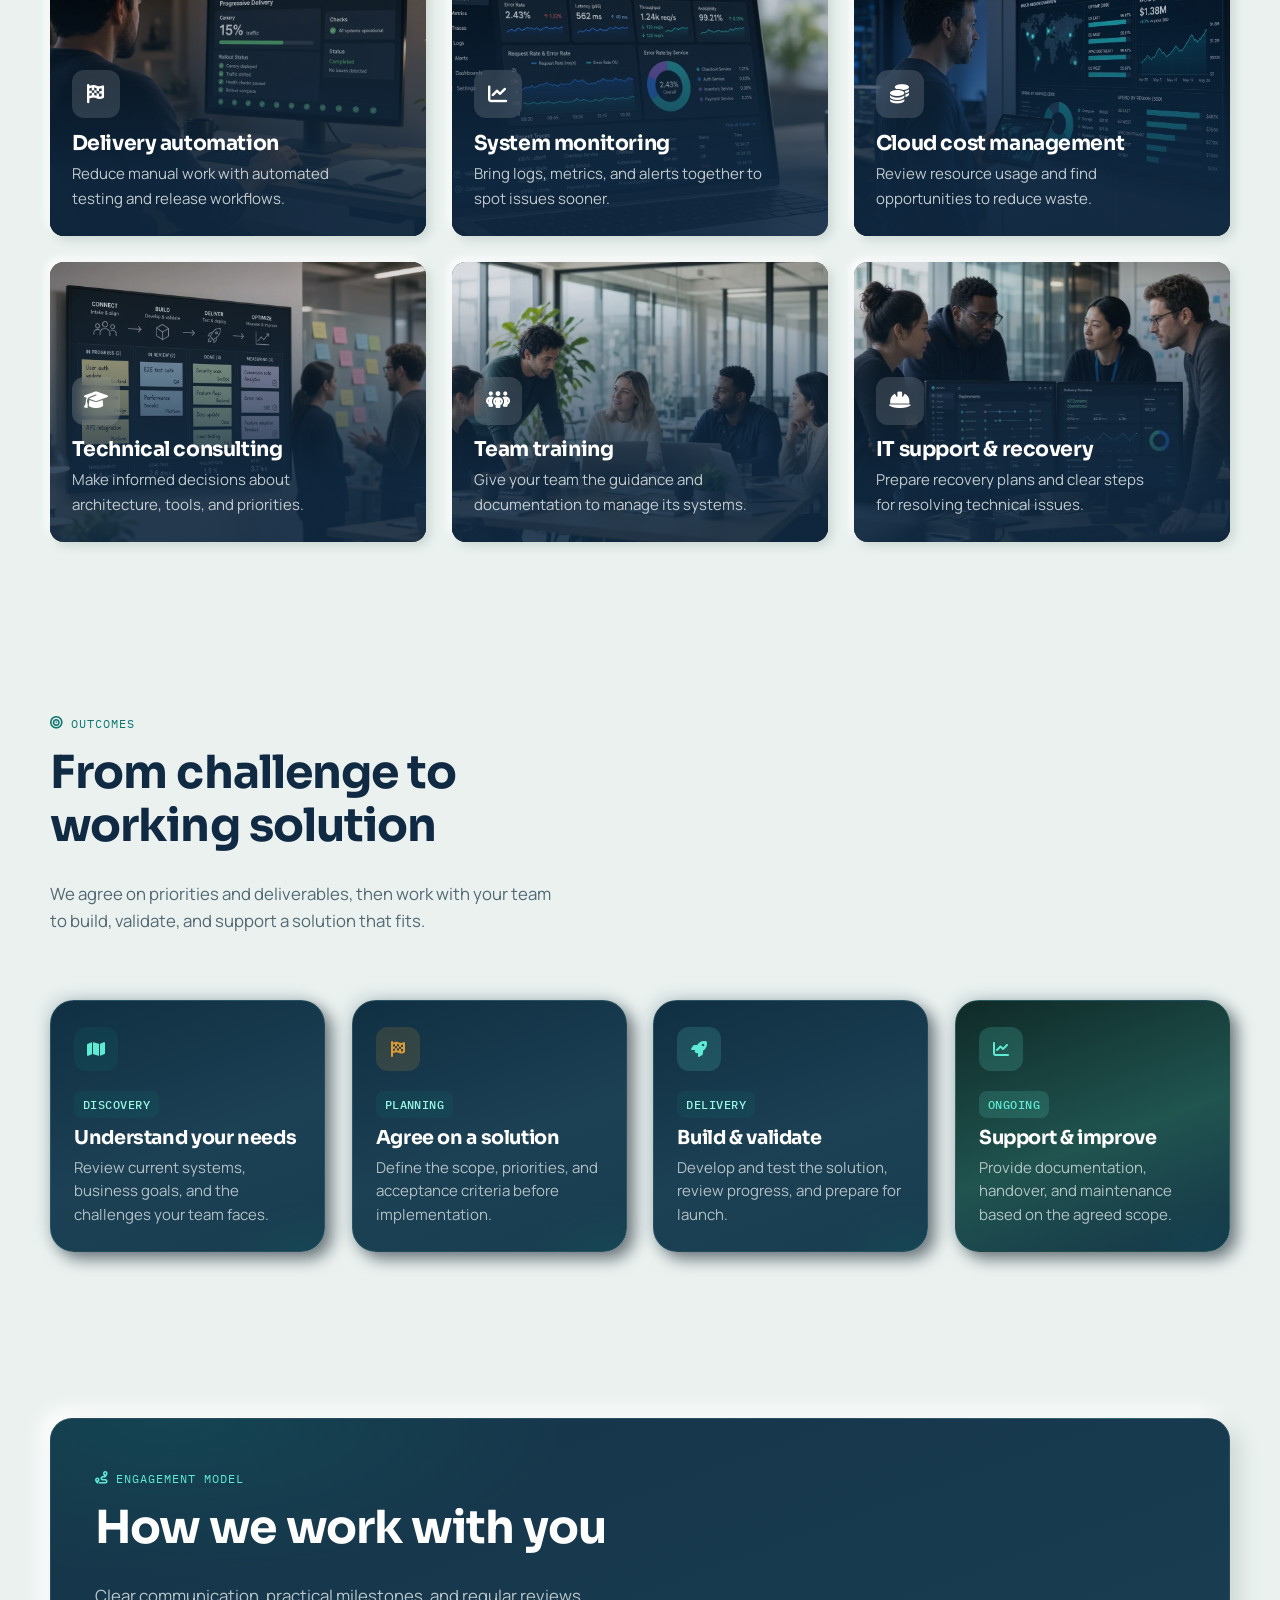
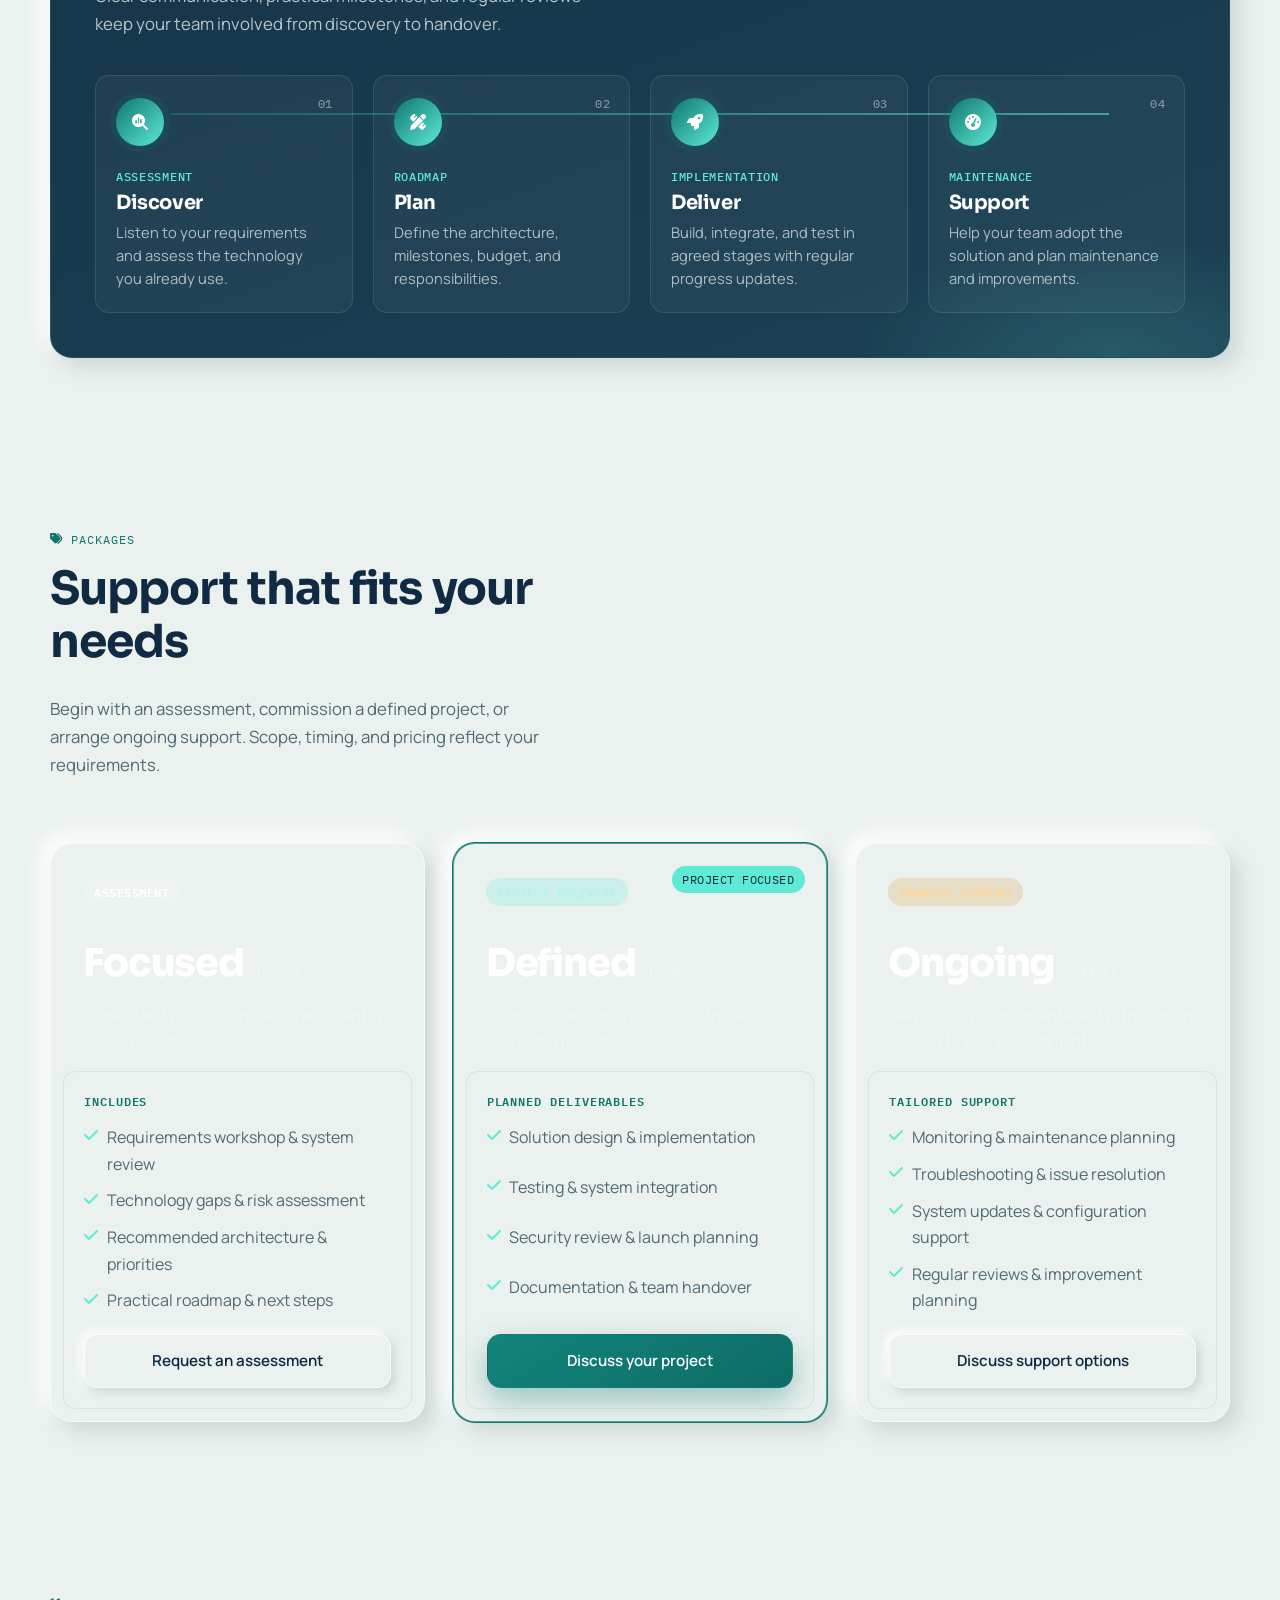
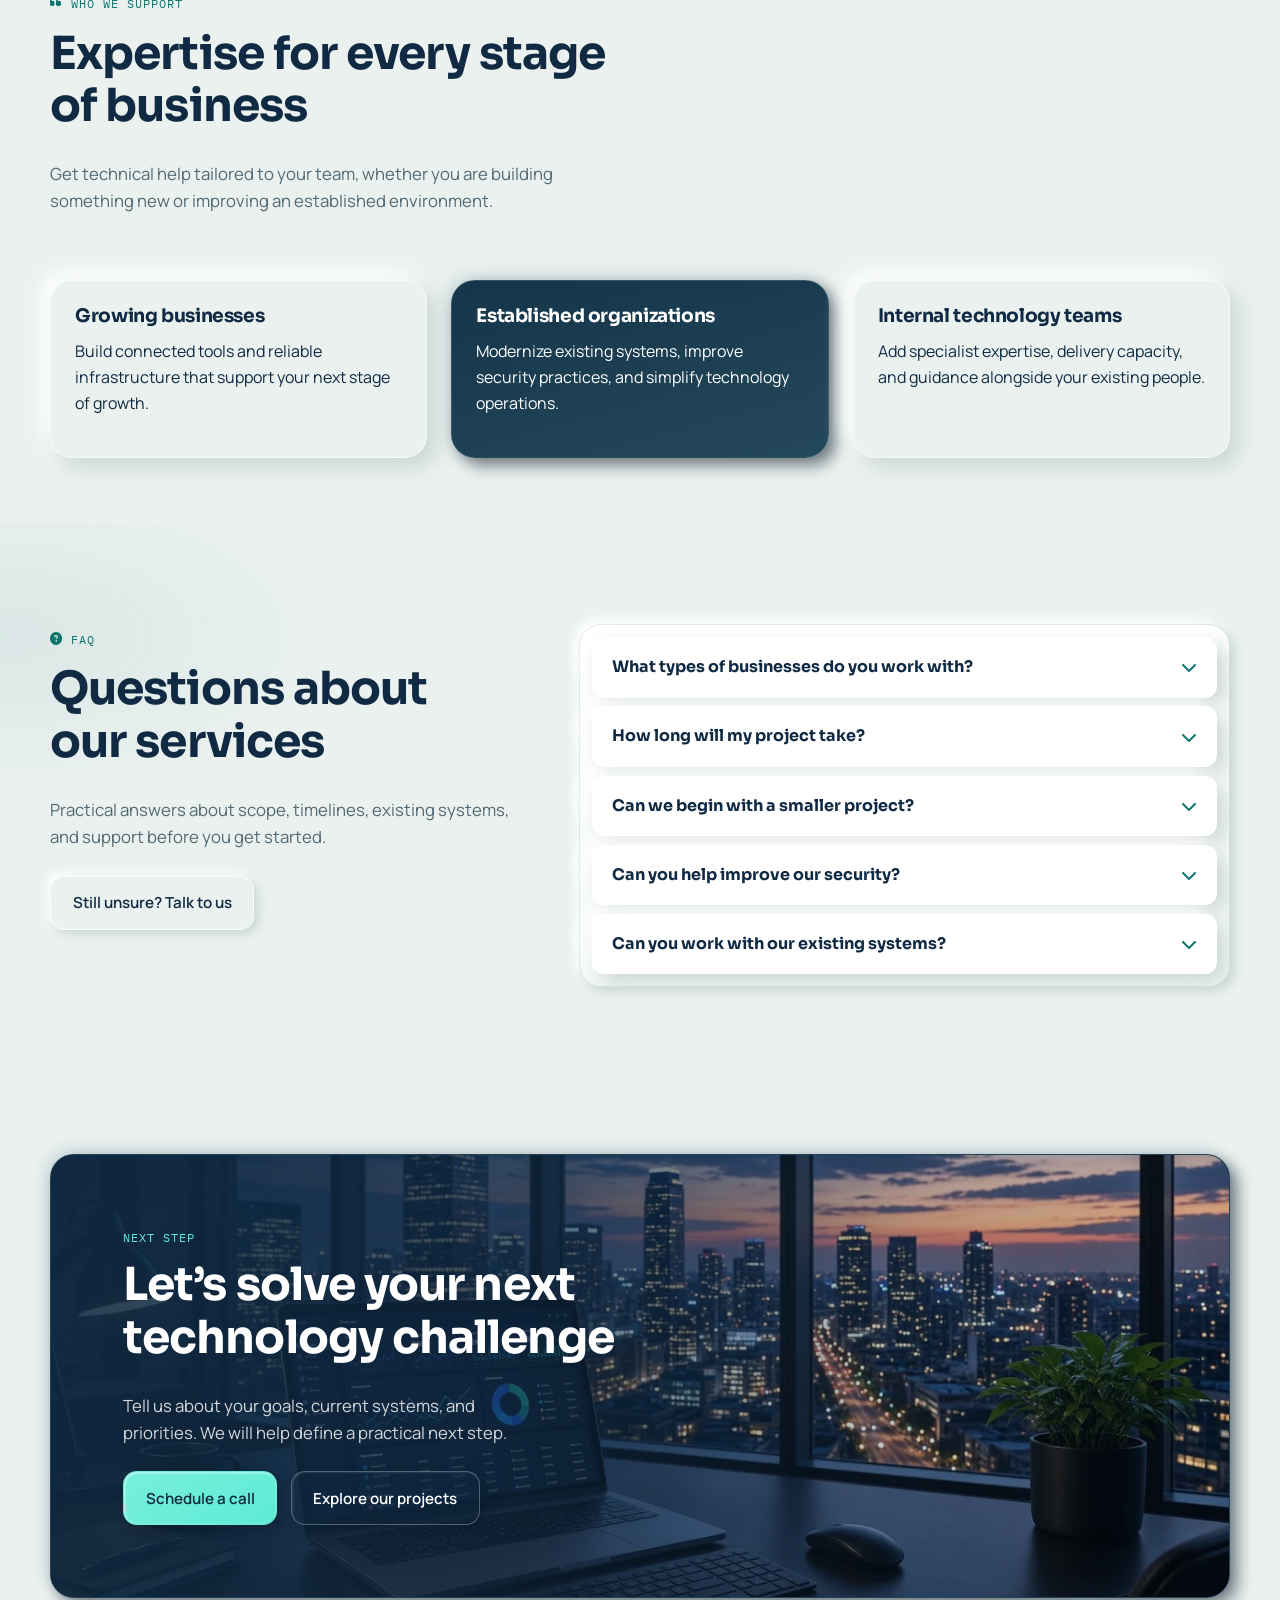
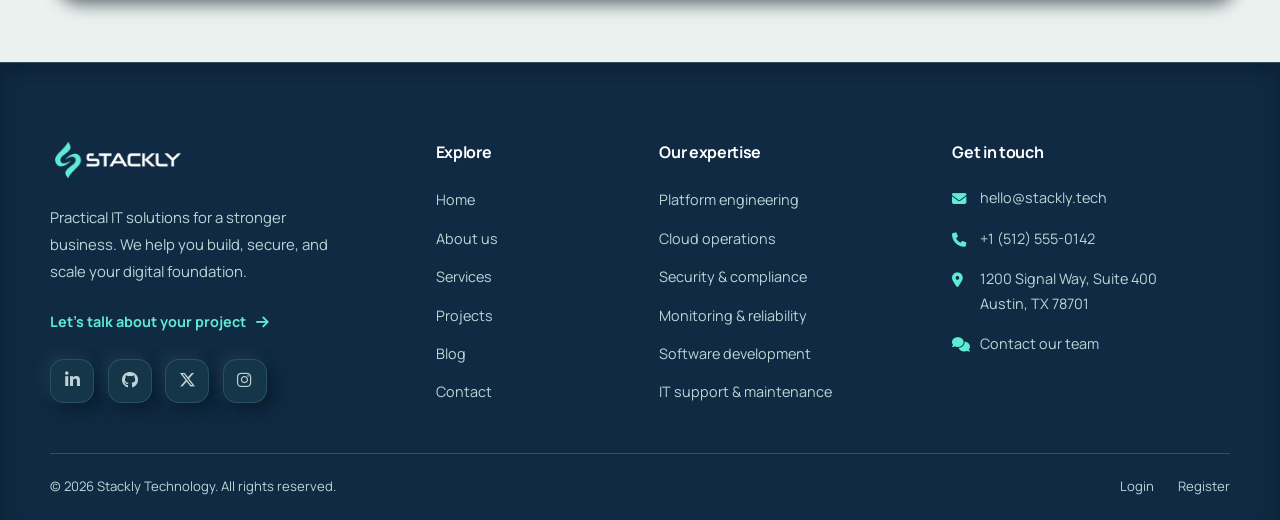
<file: services.html>
<!DOCTYPE html>
<html lang="en">
<head>
  <meta charset="UTF-8">
  <meta name="viewport" content="width=device-width, initial-scale=1.0">
  <meta name="description" content="Explore Stackly IT solutions: software development, cloud infrastructure, cybersecurity, automation, and technical support.">
  <title>Services | Stackly Technology</title>
  <link rel="preconnect" href="https://fonts.googleapis.com">
  <link rel="preconnect" href="https://fonts.gstatic.com" crossorigin>
  <link href="https://fonts.googleapis.com/css2?family=IBM+Plex+Mono:wght@400;500&family=Manrope:wght@400;500;600;700&family=Sora:wght@600;700;800&display=swap" rel="stylesheet">
  <link rel="stylesheet" href="https://cdnjs.cloudflare.com/ajax/libs/font-awesome/6.5.2/css/all.min.css" crossorigin="anonymous" referrerpolicy="no-referrer">
  <link rel="stylesheet" href="css/style.css?v=navy-teal-1">
  <link rel="stylesheet" href="css/neumorphism.css?v=3">
</head>
<body>
    <div class="preloader" role="status" aria-live="polite" aria-label="Loading">
    <div class="preloader__inner">
      <div class="preloader__mark">
        <div class="preloader__orbit" aria-hidden="true"></div>
        <span class="themed-logo" aria-hidden="true"></span>
      </div>
      <div class="preloader__bar" aria-hidden="true"><span></span></div>
    </div>
    <span class="sr-only">Loading...</span>
  </div>
  <div class="site-bg" aria-hidden="true"></div>

  <header class="site-header">
    <div class="container site-header__inner">
      <a class="brand" href="index.html"><span class="brand__logo themed-logo" role="img" aria-label="Stackly Technology"></span></a>
      <nav class="nav" id="site-nav" aria-label="Primary">
        <a class="nav__link" href="index.html">Home</a>
        <a class="nav__link" href="about.html">About</a>
        <a class="nav__link" href="services.html">Services</a>
        <a class="nav__link" href="projects.html">Projects</a>
        <a class="nav__link" href="blogs.html">Blog</a>
        <a class="nav__link" href="contact.html">Contact</a>
        <div class="nav__actions nav__actions--mobile">
          <a class="btn btn--secondary" href="login.html">Login</a>
          <a class="btn btn--primary" href="register.html">Register</a>
        </div>
      </nav>
      <div class="nav__actions nav__actions--desktop">
        <a class="btn btn--secondary" href="login.html">Login</a>
        <a class="btn btn--primary" href="register.html">Register</a>
        <button class="nav-toggle" type="button" aria-label="Open menu" aria-controls="site-nav" aria-expanded="false"><span></span></button>
      </div>
    </div>
  </header>

  <main>
    <section class="hero" aria-labelledby="services-hero-title">
      <div class="hero__media">
        <img src="Images/feature-cloud.webp" alt="Stackly cloud and platform services overview" width="1920" height="1080" fetchpriority="high">
      </div>
      <div class="container hero__content" data-aos="fade-up">
        <p class="hero__brand">Stackly<span>Technology</span></p>
        <h1 id="services-hero-title" class="hero__title">IT solutions that move your business forward.</h1>
        <p class="hero__text">Build better software, modernize your infrastructure, and protect your digital assets. Stackly brings practical expertise to every stage of your technology journey.</p>
        <div class="btn-group">
          <a class="btn btn--primary" href="contact.html">Book a consultation <i class="fa-solid fa-arrow-right" aria-hidden="true"></i></a>
          <a class="btn btn--ghost" href="projects.html">Explore our projects</a>
        </div>
      </div>
    </section>

    <section class="section section--dark section--tight" data-aos="fade-up" aria-label="Service outcomes">
      <div class="container">
        <div class="metrics-band">
          <div class="metric"><strong>Build</strong><span class="muted">Custom software solutions</span></div>
          <div class="metric"><strong>Scale</strong><span class="muted">Flexible cloud infrastructure</span></div>
          <div class="metric"><strong>Secure</strong><span class="muted">Protection for systems and data</span></div>
          <div class="metric"><strong>Support</strong><span class="muted">Ongoing technical assistance</span></div>
        </div>
      </div>
    </section>

    <section class="section" data-aos="fade-up">
      <div class="container">
        <article id="software-development" class="feature-split feature-split--service" style="margin-bottom: 3.5rem;">
          <div class="feature-split__media" data-aos="zoom-in">
            <img src="Images/service-platform.webp" alt="Platform engineering service" width="800" height="520" loading="lazy">
          </div>
          <div class="feature-split__copy" data-aos="fade-up">
            <span class="chip">Core service</span>
            <h2>Software &amp; platform engineering</h2>
            <p class="muted">Develop applications, internal tools, and connected systems that simplify daily work. We help you plan, build, and maintain software around your business needs.</p>
            <ul class="info-list">
              <li><i class="fa-solid fa-code" aria-hidden="true"></i><span>Custom web applications &amp; business tools</span></li>
              <li><i class="fa-solid fa-rocket" aria-hidden="true"></i><span>Automated build, test &amp; release workflows</span></li>
              <li><i class="fa-solid fa-plug" aria-hidden="true"></i><span>API development &amp; system integration</span></li>
            </ul>
          </div>
        </article>

        <article class="feature-split feature-split--service feature-split--reverse" style="margin-bottom: 3.5rem;">
          <div class="feature-split__media" data-aos="zoom-in">
            <img src="Images/service-ops.webp" alt="Cloud operations service" width="800" height="520" loading="lazy">
          </div>
          <div class="feature-split__copy" data-aos="fade-up">
            <span class="chip chip--teal">Operations</span>
            <h2>Cloud &amp; infrastructure services</h2>
            <p class="muted">Move to the cloud with a clear plan and infrastructure built for your workloads. Manage environments, improve reliability, and understand resource costs.</p>
            <ul class="info-list">
              <li><i class="fa-solid fa-bell" aria-hidden="true"></i><span>Cloud migration &amp; environment setup</span></li>
              <li><i class="fa-solid fa-life-ring" aria-hidden="true"></i><span>Monitoring, backups &amp; recovery planning</span></li>
              <li><i class="fa-solid fa-server" aria-hidden="true"></i><span>Resource optimization &amp; scalability reviews</span></li>
            </ul>
          </div>
        </article>

        <article class="feature-split feature-split--service">
          <div class="feature-split__media" data-aos="zoom-in">
            <img src="Images/service-security.webp" alt="Security and compliance service" width="800" height="520" loading="lazy">
          </div>
          <div class="feature-split__copy" data-aos="fade-up">
            <span class="chip chip--amber">Trust</span>
            <h2>Cybersecurity &amp; risk management</h2>
            <p class="muted">Identify weaknesses, strengthen access controls, and make security part of everyday operations. Protect your applications, infrastructure, and business data.</p>
            <ul class="info-list">
              <li><i class="fa-solid fa-lock" aria-hidden="true"></i><span>Identity, access controls &amp; secrets management</span></li>
              <li><i class="fa-solid fa-file-shield" aria-hidden="true"></i><span>Security policies &amp; compliance preparation</span></li>
              <li><i class="fa-solid fa-user-shield" aria-hidden="true"></i><span>Risk assessments &amp; remediation guidance</span></li>
            </ul>
          </div>
        </article>
      </div>
    </section>

    <section class="section section--tight" data-aos="fade-up" aria-labelledby="capabilities-title">
      <div class="container">
        <div class="section__head" data-aos="fade-up">
          <div>
            <p class="section__eyebrow"><i class="fa-solid fa-layer-group" aria-hidden="true"></i> Capabilities</p>
            <h2 id="capabilities-title" class="section__title">Specialist support where you need it</h2>
            <p class="section__lead">Combine our core services with focused help in automation, monitoring, cost management, and team enablement.</p>
          </div>
        </div>
        <div class="pillars pillars--media pillars--services">
          <article class="pillar pillar--media neo-card neo-card--dark" data-aos="fade-up" data-aos-delay="0">
            <img src="Images/signal-shipping.webp" alt="" width="640" height="420" loading="lazy">
            <div class="pillar__overlay">
              <span class="pillar__icon" aria-hidden="true"><i class="fa-solid fa-flag-checkered"></i></span>
              <h3>Delivery automation</h3>
              <p>Reduce manual work with automated testing and release workflows.</p>
            </div>
          </article>
          <article class="pillar pillar--media neo-card neo-card--dark" data-aos="fade-up" data-aos-delay="80">
            <img src="Images/signal-observability.webp" alt="" width="640" height="420" loading="lazy">
            <div class="pillar__overlay">
              <span class="pillar__icon" aria-hidden="true"><i class="fa-solid fa-chart-line"></i></span>
              <h3>System monitoring</h3>
              <p>Bring logs, metrics, and alerts together to spot issues sooner.</p>
            </div>
          </article>
          <article class="pillar pillar--media neo-card neo-card--dark" data-aos="fade-up" data-aos-delay="160">
            <img src="Images/signal-cloudops.webp" alt="" width="640" height="420" loading="lazy">
            <div class="pillar__overlay">
              <span class="pillar__icon" aria-hidden="true"><i class="fa-solid fa-coins"></i></span>
              <h3>Cloud cost management</h3>
              <p>Review resource usage and find opportunities to reduce waste.</p>
            </div>
          </article>
          <article class="pillar pillar--media neo-card neo-card--dark" data-aos="fade-up" data-aos-delay="240">
            <img src="Images/process-flow.webp" alt="" width="640" height="420" loading="lazy">
            <div class="pillar__overlay">
              <span class="pillar__icon" aria-hidden="true"><i class="fa-solid fa-graduation-cap"></i></span>
              <h3>Technical consulting</h3>
              <p>Make informed decisions about architecture, tools, and priorities.</p>
            </div>
          </article>
          <article class="pillar pillar--media neo-card neo-card--dark" data-aos="fade-up" data-aos-delay="320">
            <img src="Images/office-collab.webp" alt="" width="640" height="420" loading="lazy">
            <div class="pillar__overlay">
              <span class="pillar__icon" aria-hidden="true"><i class="fa-solid fa-people-group"></i></span>
              <h3>Team training</h3>
              <p>Give your team the guidance and documentation to manage its systems.</p>
            </div>
          </article>
          <article class="pillar pillar--media neo-card neo-card--dark" id="it-support" data-aos="fade-up" data-aos-delay="400">
            <img src="Images/signal-warroom.webp" alt="" width="640" height="420" loading="lazy">
            <div class="pillar__overlay">
              <span class="pillar__icon" aria-hidden="true"><i class="fa-solid fa-helmet-safety"></i></span>
              <h3>IT support &amp; recovery</h3>
              <p>Prepare recovery plans and clear steps for resolving technical issues.</p>
            </div>
          </article>
        </div>
      </div>
    </section>

    <section class="section services-outcomes" data-aos="fade-up" aria-labelledby="outcomes-title">
      <div class="container">
        <div class="section__head" data-aos="fade-up">
          <div>
            <p class="section__eyebrow"><i class="fa-solid fa-bullseye" aria-hidden="true"></i> Outcomes</p>
            <h2 id="outcomes-title" class="section__title">From challenge to working solution</h2>
            <p class="section__lead">We agree on priorities and deliverables, then work with your team to build, validate, and support a solution that fits.</p>
          </div>
        </div>
        <div class="outcomes outcomes--signal">
          <article class="outcome neo-card neo-card--dark" data-aos="fade-up" data-aos-delay="0">
            <span class="outcome__icon" aria-hidden="true"><i class="fa-solid fa-map"></i></span>
            <span class="outcome__week mono">Discovery</span>
            <h3>Understand your needs</h3>
            <p>Review current systems, business goals, and the challenges your team faces.</p>
          </article>
          <article class="outcome neo-card neo-card--dark" data-aos="fade-up" data-aos-delay="80">
            <span class="outcome__icon" aria-hidden="true"><i class="fa-solid fa-flag-checkered"></i></span>
            <span class="outcome__week mono">Planning</span>
            <h3>Agree on a solution</h3>
            <p>Define the scope, priorities, and acceptance criteria before implementation.</p>
          </article>
          <article class="outcome neo-card neo-card--dark" data-aos="fade-up" data-aos-delay="160">
            <span class="outcome__icon" aria-hidden="true"><i class="fa-solid fa-rocket"></i></span>
            <span class="outcome__week mono">Delivery</span>
            <h3>Build &amp; validate</h3>
            <p>Develop and test the solution, review progress, and prepare for launch.</p>
          </article>
          <article class="outcome outcome--accent neo-card neo-card--dark" data-aos="fade-up" data-aos-delay="240">
            <span class="outcome__icon" aria-hidden="true"><i class="fa-solid fa-chart-line"></i></span>
            <span class="outcome__week mono">Ongoing</span>
            <h3>Support &amp; improve</h3>
            <p>Provide documentation, handover, and maintenance based on the agreed scope.</p>
          </article>
        </div>
      </div>
    </section>

    <section class="section section--tight services-engagement" data-aos="fade-up" aria-labelledby="engagement-title">
      <div class="container">
        <div class="engagement-panel">
          <header class="engagement-panel__head">
            <p class="section__eyebrow"><i class="fa-solid fa-route" aria-hidden="true"></i> Engagement model</p>
            <h2 id="engagement-title" class="section__title">How we work with you</h2>
            <p class="section__lead">Clear communication, practical milestones, and regular reviews keep your team involved from discovery to handover.</p>
          </header>
          <ol class="engagement engagement--signal">
            <li class="engagement__step" data-aos="fade-up" data-aos-delay="0">
              <span class="engagement__num mono" aria-hidden="true">01</span>
              <span class="engagement__icon" aria-hidden="true"><i class="fa-solid fa-magnifying-glass-chart"></i></span>
              <div class="engagement__body">
                <span class="engagement__meta mono">Assessment</span>
                <h3>Discover</h3>
                <p>Listen to your requirements and assess the technology you already use.</p>
              </div>
            </li>
            <li class="engagement__step" data-aos="fade-up" data-aos-delay="80">
              <span class="engagement__num mono" aria-hidden="true">02</span>
              <span class="engagement__icon" aria-hidden="true"><i class="fa-solid fa-pen-ruler"></i></span>
              <div class="engagement__body">
                <span class="engagement__meta mono">Roadmap</span>
                <h3>Plan</h3>
                <p>Define the architecture, milestones, budget, and responsibilities.</p>
              </div>
            </li>
            <li class="engagement__step" data-aos="fade-up" data-aos-delay="160">
              <span class="engagement__num mono" aria-hidden="true">03</span>
              <span class="engagement__icon" aria-hidden="true"><i class="fa-solid fa-rocket"></i></span>
              <div class="engagement__body">
                <span class="engagement__meta mono">Implementation</span>
                <h3>Deliver</h3>
                <p>Build, integrate, and test in agreed stages with regular progress updates.</p>
              </div>
            </li>
            <li class="engagement__step" data-aos="fade-up" data-aos-delay="240">
              <span class="engagement__num mono" aria-hidden="true">04</span>
              <span class="engagement__icon" aria-hidden="true"><i class="fa-solid fa-gauge-high"></i></span>
              <div class="engagement__body">
                <span class="engagement__meta mono">Maintenance</span>
                <h3>Support</h3>
                <p>Help your team adopt the solution and plan maintenance and improvements.</p>
              </div>
            </li>
          </ol>
        </div>
      </div>
    </section>

    <section class="section" data-aos="fade-up" aria-labelledby="packages-title">
      <div class="container">
        <div class="section__head" data-aos="fade-up">
          <div>
            <p class="section__eyebrow"><i class="fa-solid fa-tags" aria-hidden="true"></i> Packages</p>
            <h2 id="packages-title" class="section__title">Support that fits your needs</h2>
            <p class="section__lead">Begin with an assessment, commission a defined project, or arrange ongoing support. Scope, timing, and pricing reflect your requirements.</p>
          </div>
        </div>
        <div class="pricing pricing--signal">
          <article class="price-card price-card--signal neo-card" data-aos="fade-up" data-aos-delay="0">
            <div class="price-card__head">
              <p class="chip">Assessment</p>
              <p class="price-card__amount">Focused <span>/ review</span></p>
              <p class="price-card__blurb">Understand your current setup and identify useful next steps.</p>
            </div>
            <div class="price-card__panel">
              <p class="price-card__panel-label">Includes</p>
              <ul>
                <li><i class="fa-solid fa-check" aria-hidden="true"></i><span>Requirements workshop &amp; system review</span></li>
                <li><i class="fa-solid fa-check" aria-hidden="true"></i><span>Technology gaps &amp; risk assessment</span></li>
                <li><i class="fa-solid fa-check" aria-hidden="true"></i><span>Recommended architecture &amp; priorities</span></li>
                <li><i class="fa-solid fa-check" aria-hidden="true"></i><span>Practical roadmap &amp; next steps</span></li>
              </ul>
              <a class="btn btn--secondary btn--block" href="contact.html">Request an assessment</a>
            </div>
          </article>
          <article class="price-card price-card--signal is-featured neo-card" data-aos="fade-up" data-aos-delay="80">
            <span class="price-card__badge">Project focused</span>
            <div class="price-card__head">
              <p class="chip chip--teal">Project delivery</p>
              <p class="price-card__amount">Defined <span>/ project</span></p>
              <p class="price-card__blurb">Build or modernize a solution with clear scope and milestones.</p>
            </div>
            <div class="price-card__panel">
              <p class="price-card__panel-label">Planned deliverables</p>
              <ul>
                <li><i class="fa-solid fa-check" aria-hidden="true"></i><span>Solution design &amp; implementation</span></li>
                <li><i class="fa-solid fa-check" aria-hidden="true"></i><span>Testing &amp; system integration</span></li>
                <li><i class="fa-solid fa-check" aria-hidden="true"></i><span>Security review &amp; launch planning</span></li>
                <li><i class="fa-solid fa-check" aria-hidden="true"></i><span>Documentation &amp; team handover</span></li>
              </ul>
              <a class="btn btn--primary btn--block" href="contact.html">Discuss your project</a>
            </div>
          </article>
          <article class="price-card price-card--signal neo-card" data-aos="fade-up" data-aos-delay="160">
            <div class="price-card__head">
              <p class="chip chip--amber">Managed support</p>
              <p class="price-card__amount">Ongoing <span>/ support</span></p>
              <p class="price-card__blurb">Keep your systems maintained with support tailored to your environment.</p>
            </div>
            <div class="price-card__panel">
              <p class="price-card__panel-label">Tailored support</p>
              <ul>
                <li><i class="fa-solid fa-check" aria-hidden="true"></i><span>Monitoring &amp; maintenance planning</span></li>
                <li><i class="fa-solid fa-check" aria-hidden="true"></i><span>Troubleshooting &amp; issue resolution</span></li>
                <li><i class="fa-solid fa-check" aria-hidden="true"></i><span>System updates &amp; configuration support</span></li>
                <li><i class="fa-solid fa-check" aria-hidden="true"></i><span>Regular reviews &amp; improvement planning</span></li>
              </ul>
              <a class="btn btn--secondary btn--block" href="contact.html">Discuss support options</a>
            </div>
          </article>
        </div>
      </div>
    </section>

    <section class="section section--tight testimonials" data-aos="fade-up" aria-labelledby="service-reviews-title">
      <div class="container">
        <div class="section__head" data-aos="fade-up">
          <div>
            <p class="section__eyebrow"><i class="fa-solid fa-quote-left" aria-hidden="true"></i> Who we support</p>
            <h2 id="service-reviews-title" class="section__title">Expertise for every stage of business</h2>
            <p class="section__lead">Get technical help tailored to your team, whether you are building something new or improving an established environment.</p>
          </div>
        </div>
        <div class="reviews-grid">
          <article class="review-card neo-card" data-aos="fade-up"><h3>Growing businesses</h3><p>Build connected tools and reliable infrastructure that support your next stage of growth.</p></article>
          <article class="review-card review-card--featured neo-card neo-card--dark" data-aos="fade-up"><h3>Established organizations</h3><p>Modernize existing systems, improve security practices, and simplify technology operations.</p></article>
          <article class="review-card neo-card" data-aos="fade-up"><h3>Internal technology teams</h3><p>Add specialist expertise, delivery capacity, and guidance alongside your existing people.</p></article>
        </div>
      </div>
    </section>

    <section class="section section--faq" data-aos="fade-up" aria-labelledby="service-faq-title">
      <div class="container">
        <div class="faq-layout">
          <div class="faq-layout__intro" data-aos="fade-up">
            <p class="section__eyebrow"><i class="fa-solid fa-circle-question" aria-hidden="true"></i> FAQ</p>
            <h2 id="service-faq-title" class="section__title">Questions about our services</h2>
            <p class="section__lead">Practical answers about scope, timelines, existing systems, and support before you get started.</p>
            <a class="btn btn--secondary" href="contact.html">Still unsure? Talk to us</a>
          </div>
          <div class="faq faq--shell">
            <div class="faq__item neo-card" data-aos="fade-up">
              <button class="faq__question" type="button">What types of businesses do you work with?<i class="fa-solid fa-chevron-down" aria-hidden="true"></i></button>
              <div class="faq__answer"><p>We work with businesses and technology teams that need software, cloud, security, or support services. We start by understanding your requirements and identifying where our expertise fits.</p></div>
            </div>
            <div class="faq__item neo-card" data-aos="fade-up">
              <button class="faq__question" type="button">How long will my project take?<i class="fa-solid fa-chevron-down" aria-hidden="true"></i></button>
              <div class="faq__answer"><p>Timelines depend on scope, complexity, and integration needs. We agree on milestones and a delivery schedule after the initial assessment.</p></div>
            </div>
            <div class="faq__item neo-card" data-aos="fade-up">
              <button class="faq__question" type="button">Can we begin with a smaller project?<i class="fa-solid fa-chevron-down" aria-hidden="true"></i></button>
              <div class="faq__answer"><p>Yes. A focused assessment or clearly scoped project can address an immediate need before you plan a larger engagement.</p></div>
            </div>
            <div class="faq__item neo-card" data-aos="fade-up">
              <button class="faq__question" type="button">Can you help improve our security?<i class="fa-solid fa-chevron-down" aria-hidden="true"></i></button>
              <div class="faq__answer"><p>We can review access controls, application risks, and infrastructure practices, then help prioritize improvements. Compliance requirements are discussed as part of your scope.</p></div>
            </div>
            <div class="faq__item neo-card" data-aos="fade-up">
              <button class="faq__question" type="button">Can you work with our existing systems?<i class="fa-solid fa-chevron-down" aria-hidden="true"></i></button>
              <div class="faq__answer"><p>Yes. We review your tools, infrastructure, and vendor relationships to plan integrations and improvements that fit your environment.</p></div>
            </div>
          </div>
        </div>
      </div>
    </section>

    <section class="section section--tight">
      <div class="container" data-aos="zoom-in">
        <div class="cta-band cta-band--sharp" data-aos="zoom-in">
          <div class="cta-band__bg" aria-hidden="true"><img src="Images/cta-signal.webp?v=sharp" alt="" width="1920" height="1080" loading="lazy"></div>
          <div class="cta-band__content">
            <p class="cta-band__eyebrow">Next step</p>
            <h2 class="section__title">Let&rsquo;s solve your next technology challenge</h2>
            <p class="cta-band__text">Tell us about your goals, current systems, and priorities. We will help define a practical next step.</p>
            <div class="btn-group">
              <a class="btn btn--teal" href="contact.html">Schedule a call</a>
              <a class="btn btn--ghost" href="projects.html">Explore our projects</a>
            </div>
          </div>
        </div>
      </div>
    </section>
  </main>

  <footer class="site-footer site-footer--clean">
    <div class="container">
      <div class="footer-clean__grid">
        <div class="footer-clean__brand" data-aos="fade-up">
          <a class="brand" href="index.html" aria-label="Stackly home">
            <span class="brand__logo themed-logo" role="img" aria-label="Stackly Technology"></span>
          </a>
          <p>Practical IT solutions for a stronger business. We help you build, secure, and scale your digital foundation.</p>
          <a class="footer-clean__cta" href="contact.html">Let&rsquo;s talk about your project <i class="fa-solid fa-arrow-right" aria-hidden="true"></i></a>
          <nav class="social-links social-links--footer" aria-label="Social media">
            <a href="https://www.linkedin.com/" target="_blank" rel="noopener noreferrer" aria-label="Visit LinkedIn (opens in a new tab)"><i class="fa-brands fa-linkedin-in" aria-hidden="true"></i></a>
            <a href="https://github.com/" target="_blank" rel="noopener noreferrer" aria-label="Visit GitHub (opens in a new tab)"><i class="fa-brands fa-github" aria-hidden="true"></i></a>
            <a href="https://x.com/" target="_blank" rel="noopener noreferrer" aria-label="Visit X (opens in a new tab)"><i class="fa-brands fa-x-twitter" aria-hidden="true"></i></a>
            <a href="https://www.instagram.com/" target="_blank" rel="noopener noreferrer" aria-label="Visit Instagram (opens in a new tab)"><i class="fa-brands fa-instagram" aria-hidden="true"></i></a>
          </nav>
        </div>
        <nav class="footer-clean__column" aria-labelledby="footer-explore-title" data-aos="fade-up">
          <h2 id="footer-explore-title">Explore</h2>
          <ul>
            <li><a href="index.html">Home</a></li>
            <li><a href="about.html">About us</a></li>
            <li><a href="services.html">Services</a></li>
            <li><a href="projects.html">Projects</a></li>
            <li><a href="blogs.html">Blog</a></li>
            <li><a href="contact.html">Contact</a></li>
          </ul>
        </nav>
        <nav class="footer-clean__column" aria-labelledby="footer-services-title" data-aos="fade-up">
          <h2 id="footer-services-title">Our expertise</h2>
          <ul>
            <li><a href="services.html">Platform engineering</a></li>
            <li><a href="services.html">Cloud operations</a></li>
            <li><a href="services.html">Security &amp; compliance</a></li>
            <li><a href="services.html">Monitoring &amp; reliability</a></li>
            <li><a href="services.html#software-development">Software development</a></li>
            <li><a href="services.html#it-support">IT support &amp; maintenance</a></li>
          </ul>
        </nav>
        <div class="footer-clean__column" data-aos="fade-up">
          <h2>Get in touch</h2>
          <address class="footer-clean__contact">
            <a href="mailto:hello@stackly.tech"><i class="fa-solid fa-envelope" aria-hidden="true"></i><span>hello@stackly.tech</span></a>
            <a href="tel:+15125550142"><i class="fa-solid fa-phone" aria-hidden="true"></i><span>+1 (512) 555-0142</span></a>
            <p><i class="fa-solid fa-location-dot" aria-hidden="true"></i><span>1200 Signal Way, Suite 400<br>Austin, TX 78701</span></p>
            <a href="contact.html"><i class="fa-solid fa-comments" aria-hidden="true"></i><span>Contact our team</span></a>
          </address>
        </div>
      </div>
      <div class="footer-clean__bottom" data-aos="fade-up">
        <p>&copy; <span data-year></span> Stackly Technology. All rights reserved.</p>
        <nav aria-label="Footer account links">
          <a href="login.html">Login</a>
          <a href="register.html">Register</a>
        </nav>
      </div>
    </div>
  </footer>
  <script src="js/main.js?v=aos-site-1" defer></script>
</body>
</html>
</file>
<file: css/style.css>
/* ==========================================================================
   Stackly Technology — "Graphite Signal" Theme
   ThemeForest-ready stylesheet
   ========================================================================== */

/* --------------------------------------------------------------------------
   1. Tokens
   -------------------------------------------------------------------------- */
:root {
  --ink: #102a43;
  --slate: #243f55;
  --panel: #f2f7f6;
  --cloud: #ffffff;
  --signal: #0f766e;
  --signal-2: #5eead4;
  --amber: #d99a38;
  --muted: #526974;
  --line: #d5e3df;
  --glow: rgba(15, 118, 110, 0.18);

  --font-display: "Sora", sans-serif;
  --font-body: "Manrope", sans-serif;
  --font-mono: "IBM Plex Mono", monospace;

  --radius-sm: 8px;
  --radius: 14px;
  --radius-lg: 22px;
  --shadow-sm: 0 8px 24px rgba(16, 42, 67, 0.06);
  --shadow-md: 0 18px 40px rgba(16, 42, 67, 0.1);
  --container: 1180px;
  --header-h: 76px;
  --ease: cubic-bezier(0.22, 1, 0.36, 1);
  --transition: 0.28s var(--ease);
}

/* --------------------------------------------------------------------------
   2. Reset & Base
   -------------------------------------------------------------------------- */
*,
*::before,
*::after {
  box-sizing: border-box;
}

html {
  scroll-behavior: smooth;
}

@media (prefers-reduced-motion: reduce) {
  html {
    scroll-behavior: auto;
  }
  *,
  *::before,
  *::after {
    animation-duration: 0.01ms !important;
    animation-iteration-count: 1 !important;
    transition-duration: 0.01ms !important;
  }
}

body {
  margin: 0;
  font-family: var(--font-body);
  font-weight: 400;
  color: var(--ink);
  background: var(--panel);
  line-height: 1.65;
  -webkit-font-smoothing: antialiased;
  overflow-x: hidden;
}

img {
  max-width: 100%;
  height: auto;
  display: block;
}

a {
  color: inherit;
  text-decoration: none;
}

button,
input,
textarea,
select {
  font: inherit;
  color: inherit;
}

ul,
ol {
  margin: 0;
  padding: 0;
  list-style: none;
}

h1,
h2,
h3,
h4,
h5,
h6 {
  font-family: var(--font-display);
  line-height: 1.15;
  margin: 0 0 0.6em;
  letter-spacing: -0.02em;
}

p {
  margin: 0 0 1em;
}

/* Atmosphere */
.site-bg {
  position: fixed;
  inset: 0;
  z-index: -2;
  pointer-events: none;
  background:
    radial-gradient(900px 520px at 12% 8%, rgba(15, 118, 110, 0.12), transparent 60%),
    radial-gradient(820px 480px at 88% 18%, rgba(94, 234, 212, 0.1), transparent 55%),
    linear-gradient(135deg, #edf5f2 0%, #f7faf8 48%, #ecf5f1 100%);
}

.site-bg::before {
  content: "";
  position: absolute;
  inset: 0;
  background-image:
    linear-gradient(rgba(15, 118, 110, 0.04) 1px, transparent 1px),
    linear-gradient(90deg, rgba(15, 118, 110, 0.04) 1px, transparent 1px);
  background-size: 42px 42px;
  mask-image: linear-gradient(180deg, rgba(0, 0, 0, 0.55), transparent 85%);
}

.site-bg::after {
  content: "";
  position: absolute;
  inset: 0;
  opacity: 0.03;
  background-image: url("data:image/svg+xml,%3Csvg viewBox='0 0 200 200' xmlns='http://www.w3.org/2000/svg'%3E%3Cfilter id='n'%3E%3CfeTurbulence type='fractalNoise' baseFrequency='0.9' numOctaves='3' stitchTiles='stitch'/%3E%3C/filter%3E%3Crect width='100%25' height='100%25' filter='url(%23n)'/%3E%3C/svg%3E");
}

.container {
  width: min(100% - 2rem, var(--container));
  margin-inline: auto;
}

.section {
  padding: clamp(4rem, 8vw, 6.5rem) 0;
  position: relative;
}

.section--tight {
  padding: clamp(2.5rem, 5vw, 4rem) 0;
}

.section--dark {
  background: linear-gradient(180deg, var(--ink) 0%, var(--slate) 100%);
  color: var(--cloud);
}

.section--dark .muted {
  color: rgba(242, 247, 246, 0.72);
}

.section__eyebrow {
  display: inline-flex;
  align-items: center;
  gap: 0.5rem;
  font-family: var(--font-mono);
  font-size: 0.78rem;
  letter-spacing: 0.08em;
  text-transform: uppercase;
  color: var(--signal);
  margin-bottom: 0.85rem;
}

.section__title {
  font-size: clamp(1.85rem, 4vw, 2.85rem);
  font-weight: 700;
  max-width: 16ch;
}

.section__lead {
  color: var(--muted);
  max-width: 52ch;
  font-size: 1.05rem;
}

.section__head {
  display: flex;
  flex-wrap: wrap;
  align-items: end;
  justify-content: space-between;
  gap: 1.5rem;
  margin-bottom: clamp(2rem, 4vw, 3rem);
}

.muted {
  color: var(--muted);
}

.mono {
  font-family: var(--font-mono);
}

/* --------------------------------------------------------------------------
   3. Preloader
   -------------------------------------------------------------------------- */
body.is-loading {
  overflow: hidden;
}

.preloader {
  position: fixed;
  inset: 0;
  z-index: 9999;
  display: grid;
  place-items: center;
  background:
    radial-gradient(ellipse 70% 55% at 50% 42%, rgba(15, 118, 110, 0.22), transparent 58%),
    radial-gradient(ellipse 50% 40% at 70% 70%, rgba(94, 234, 212, 0.12), transparent 55%),
    var(--ink);
  transition: opacity 0.55s var(--ease), visibility 0.55s, transform 0.55s var(--ease);
}

.preloader.is-done {
  opacity: 0;
  visibility: hidden;
  pointer-events: none;
  transform: scale(1.02);
}

.preloader__inner {
  position: relative;
  display: grid;
  justify-items: center;
  gap: 1.35rem;
  padding: 1rem;
}

.preloader__orbit {
  position: absolute;
  inset: 0;
  border-radius: 50%;
  border: 1px solid rgba(242, 247, 246, 0.08);
  border-top-color: rgba(15, 118, 110, 0.85);
  border-right-color: rgba(94, 234, 212, 0.45);
  animation: preloader-spin 1.1s linear infinite;
  pointer-events: none;
}

.preloader__orbit::after {
  content: "";
  position: absolute;
  inset: 10px;
  border-radius: 50%;
  border: 1px solid rgba(242, 247, 246, 0.05);
  border-bottom-color: rgba(15, 118, 110, 0.35);
  animation: preloader-spin 1.8s linear infinite reverse;
}

.preloader__mark {
  position: relative;
  z-index: 1;
  width: 148px;
  height: 148px;
  display: grid;
  place-items: center;
  animation: preloader-logo-in 0.7s var(--ease) both;
}

.preloader__mark img,
.preloader__mark .themed-logo {
  display: block;
  height: 52px;
  width: auto;
  max-width: min(200px, 62vw);
  filter: drop-shadow(0 10px 28px rgba(15, 118, 110, 0.35));
}

.preloader__bar {
  position: relative;
  z-index: 1;
  width: min(160px, 48vw);
  height: 3px;
  border-radius: 999px;
  background: rgba(242, 247, 246, 0.12);
  overflow: hidden;
}

.preloader__bar span {
  display: block;
  height: 100%;
  width: 40%;
  border-radius: inherit;
  background: linear-gradient(90deg, var(--signal), var(--signal-2));
  animation: preloader-bar 1.05s var(--ease) infinite;
}

@keyframes preloader-spin {
  to {
    transform: rotate(360deg);
  }
}

@keyframes preloader-logo-in {
  from {
    opacity: 0;
    transform: translateY(10px) scale(0.94);
  }
  to {
    opacity: 1;
    transform: translateY(0) scale(1);
  }
}

@keyframes preloader-bar {
  0% {
    transform: translateX(-120%);
  }
  100% {
    transform: translateX(280%);
  }
}

@media (prefers-reduced-motion: reduce) {
  .preloader__orbit,
  .preloader__orbit::after,
  .preloader__bar span,
  .preloader__mark {
    animation: none;
  }

  .preloader__mark {
    opacity: 1;
    transform: none;
  }

  .preloader__bar span {
    width: 100%;
    transform: none;
  }
}

/* --------------------------------------------------------------------------
   4. Header / Nav
   -------------------------------------------------------------------------- */
.site-header {
  position: sticky;
  top: 0;
  z-index: 1000;
  height: var(--header-h);
  backdrop-filter: blur(14px);
  background: rgba(242, 247, 246, 0.82);
  border-bottom: 1px solid transparent;
  transition: background var(--transition), border-color var(--transition), box-shadow var(--transition);
}

.site-header.is-scrolled {
  background: rgba(255, 255, 255, 0.92);
  border-bottom-color: var(--line);
  box-shadow: var(--shadow-sm);
}

.site-header__inner {
  height: 100%;
  display: flex;
  align-items: center;
  justify-content: space-between;
  gap: 1rem;
}

.brand {
  display: inline-flex;
  align-items: center;
  gap: 0.7rem;
  font-family: var(--font-display);
  font-weight: 700;
  font-size: 1.15rem;
  letter-spacing: -0.03em;
}

.brand__logo {
  display: block;
  height: 52px;
  width: auto;
  max-width: 208px;
  object-fit: contain;
}

.themed-logo {
  --logo-wordmark: var(--signal);
  display: block;
  width: auto;
  height: 52px;
  aspect-ratio: 320 / 132;
  flex-shrink: 0;
  background: linear-gradient(90deg, var(--signal-2) 0% 24%, var(--logo-wordmark) 24% 100%);
  -webkit-mask: url("../Images/stackly-signal-blue.webp") center / contain no-repeat;
  mask: url("../Images/stackly-signal-blue.webp") center / contain no-repeat;
}

.site-footer .themed-logo,
.dash-sidebar .themed-logo,
.preloader .themed-logo {
  --logo-wordmark: #ffffff;
}

.site-footer .brand__logo {
  height: 56px;
  max-width: 224px;
}

.dash-sidebar .brand__logo {
  height: 54px;
  max-width: 216px;
}

.auth-card__brand .brand__logo {
  height: 56px;
  max-width: 224px;
}

.brand__mark {
  width: 36px;
  height: 36px;
  border-radius: 10px;
  background: linear-gradient(145deg, var(--signal), #115e59);
  color: #fff;
  display: grid;
  place-items: center;
  font-size: 0.95rem;
  font-weight: 800;
  box-shadow: 0 8px 18px var(--glow);
}

.nav {
  display: flex;
  align-items: center;
  gap: 1.75rem;
}

.nav__link {
  position: relative;
  font-weight: 600;
  font-size: 0.95rem;
  color: var(--muted);
  padding: 0.35rem 0;
  transition: color var(--transition);
}

.nav__link::after {
  content: "";
  position: absolute;
  left: 0;
  bottom: 0;
  width: 100%;
  height: 2px;
  background: var(--signal);
  transform: scaleX(0);
  transform-origin: left;
  transition: transform var(--transition);
}

.nav__link:hover,
.nav__link.is-active {
  color: var(--ink);
}

.nav__link:hover::after,
.nav__link.is-active::after {
  transform: scaleX(1);
}

.nav__actions {
  display: flex;
  align-items: center;
  gap: 0.75rem;
}

.nav__actions--mobile {
  display: none;
}

.nav-toggle {
  display: none;
  width: 44px;
  height: 44px;
  border: 1px solid var(--line);
  border-radius: 12px;
  background: var(--cloud);
  align-items: center;
  justify-content: center;
  cursor: pointer;
  padding: 0;
}

.nav-toggle span {
  display: block;
  width: 18px;
  height: 2px;
  background: var(--ink);
  position: relative;
  transition: var(--transition);
}

.nav-toggle span::before,
.nav-toggle span::after {
  content: "";
  position: absolute;
  left: 0;
  width: 18px;
  height: 2px;
  background: var(--ink);
  transition: var(--transition);
}

.nav-toggle span::before {
  top: -6px;
}

.nav-toggle span::after {
  top: 6px;
}

.nav-toggle[aria-expanded="true"] span {
  background: transparent;
}

.nav-toggle[aria-expanded="true"] span::before {
  top: 0;
  transform: rotate(45deg);
}

.nav-toggle[aria-expanded="true"] span::after {
  top: 0;
  transform: rotate(-45deg);
}

/* --------------------------------------------------------------------------
   5. Buttons
   -------------------------------------------------------------------------- */
.btn {
  --btn-bg: var(--signal);
  --btn-color: #fff;
  --btn-border: transparent;
  display: inline-flex;
  align-items: center;
  justify-content: center;
  gap: 0.55rem;
  min-height: 48px;
  padding: 0.85rem 1.35rem;
  border-radius: 12px;
  border: 1px solid var(--btn-border);
  background: var(--btn-bg);
  color: var(--btn-color);
  font-weight: 600;
  font-size: 0.95rem;
  cursor: pointer;
  transition: transform var(--transition), background var(--transition), box-shadow var(--transition),
    color var(--transition), border-color var(--transition);
  text-align: center;
}

.btn:hover {
  transform: translateY(-2px);
  box-shadow: 0 12px 28px var(--glow);
}

.btn:active {
  transform: translateY(0);
}

.btn:focus-visible {
  outline: 3px solid rgba(15, 118, 110, 0.35);
  outline-offset: 2px;
}

.btn--primary {
  --btn-bg: var(--signal);
  --btn-color: #fff;
}

.btn--primary:hover {
  --btn-bg: #115e59;
}

.btn--secondary {
  --btn-bg: transparent;
  --btn-color: var(--ink);
  --btn-border: var(--line);
  background: rgba(255, 255, 255, 0.55);
}

.btn--secondary:hover {
  --btn-border: var(--signal);
  color: var(--signal);
  box-shadow: none;
}

.btn--ghost {
  --btn-bg: transparent;
  --btn-color: var(--cloud);
  --btn-border: rgba(255, 255, 255, 0.28);
}

.btn--ghost:hover {
  background: rgba(255, 255, 255, 0.08);
  box-shadow: none;
}

.btn--teal {
  --btn-bg: var(--signal-2);
  --btn-color: var(--ink);
}

.btn--block {
  width: 100%;
}

.btn-group {
  display: flex;
  flex-wrap: wrap;
  gap: 0.85rem;
}

/* --------------------------------------------------------------------------
   6. Hero
   -------------------------------------------------------------------------- */
.hero {
  position: relative;
  min-height: clamp(560px, calc(100svh - var(--header-h)), 880px);
  display: grid;
  align-items: center;
  overflow: hidden;
  color: var(--cloud);
  background: var(--ink);
}

.hero__media {
  position: absolute;
  inset: 0;
  z-index: 0;
}

.hero__media img,
.hero__media video {
  width: 100%;
  height: 100%;
  object-fit: cover;
  object-position: 65% center;
}

.hero__media::after {
  content: "";
  position: absolute;
  inset: 0;
  background:
    linear-gradient(90deg, rgba(16, 42, 67, 0.92) 0%, rgba(16, 42, 67, 0.82) 35%, rgba(16, 42, 67, 0.38) 65%, rgba(16, 42, 67, 0.12) 100%),
    linear-gradient(180deg, rgba(16, 42, 67, 0.12) 55%, rgba(16, 42, 67, 0.8) 100%);
}

.hero__content {
  position: relative;
  z-index: 1;
  padding: clamp(4rem, 10vh, 7rem) 0;
}

@media (max-width: 640px) {
  .hero {
    min-height: calc(100svh - var(--header-h));
  }

  .hero__media img {
    object-position: 60% center;
  }

  .hero__media::after {
    background: linear-gradient(180deg, rgba(16, 42, 67, 0.76), rgba(16, 42, 67, 0.9));
  }
}

.hero__brand {
  font-family: var(--font-display);
  font-weight: 800;
  font-size: clamp(2.6rem, 7vw, 4.6rem);
  letter-spacing: -0.045em;
  line-height: 0.95;
  margin-bottom: 1rem;
}

.hero__brand span {
  display: block;
  font-size: 0.42em;
  font-weight: 600;
  letter-spacing: 0.08em;
  text-transform: uppercase;
  color: var(--signal-2);
  margin-top: 0.55rem;
}

.hero__title {
  font-size: clamp(1.55rem, 3.4vw, 2.35rem);
  font-weight: 600;
  max-width: 18ch;
  margin-bottom: 0.85rem;
}

.hero__text {
  font-size: clamp(1rem, 2vw, 1.15rem);
  color: rgba(242, 247, 246, 0.82);
  max-width: 42ch;
  margin-bottom: 1.6rem;
}

.hero--home {
  min-height: clamp(620px, calc(100svh - var(--header-h)), 820px);
}

.hero--home .hero__content {
  padding-block: clamp(3.5rem, 7vw, 6rem);
}

.hero--home .hero__copy {
  max-width: 690px;
}

.hero__eyebrow {
  display: flex;
  align-items: center;
  gap: 0.65rem;
  margin-bottom: 1.5rem;
  color: #ccede5;
  font-size: clamp(0.7rem, 1.2vw, 0.8rem);
  font-weight: 700;
  letter-spacing: 0.1em;
  text-transform: uppercase;
}

.hero__eyebrow > span {
  flex: 0 0 8px;
  height: 8px;
  border-radius: 50%;
  background: var(--signal-2);
}

.hero--home .hero__title {
  max-width: none;
  margin-bottom: 1.5rem;
  font-size: clamp(2rem, 4.6vw, 4rem);
  font-weight: 800;
  line-height: 1.12;
  letter-spacing: -0.045em;
}

.hero--home .hero__title > span {
  color: #99f6e4;
}

.hero--home .hero__text {
  max-width: 52ch;
  margin-bottom: 2rem;
  color: #dce9e3;
  font-size: clamp(1rem, 1.4vw, 1.125rem);
  line-height: 1.8;
}

.hero--home .hero__actions {
  gap: 1rem;
}

.hero--home .hero__actions .btn {
  min-height: 52px;
  padding-inline: 1.6rem;
}

.hero__capabilities {
  display: flex;
  flex-wrap: wrap;
  gap: 0.75rem 1.5rem;
  margin-top: 2.25rem;
  padding-top: 1.5rem;
  border-top: 1px solid rgba(255, 255, 255, 0.18);
  color: #d7e7e1;
  font-size: 0.82rem;
}

.hero__capabilities li {
  display: flex;
  align-items: center;
  gap: 0.5rem;
}

.hero__capabilities i {
  color: #99f6e4;
}

@media (max-width: 640px) {
  .hero--home {
    min-height: auto;
  }

  .hero--home .hero__content {
    padding-block: 3.5rem;
  }

  .hero__eyebrow {
    letter-spacing: 0.06em;
    margin-bottom: 1.25rem;
  }

  .hero--home .hero__title {
    font-size: clamp(1.75rem, 7.5vw, 3rem);
  }

  .hero__capabilities {
    gap: 0.75rem 1rem;
    margin-top: 1.75rem;
  }
}

.page-hero {
  padding: clamp(4rem, 9vw, 6.5rem) 0 3rem;
  position: relative;
  overflow: hidden;
}

.page-hero__grid {
  display: grid;
  grid-template-columns: 1.1fr 0.9fr;
  gap: 2.5rem;
  align-items: center;
}

.page-hero__visual {
  border-radius: var(--radius-lg);
  overflow: hidden;
  border: 1px solid var(--line);
  box-shadow: var(--shadow-md);
}

.page-hero__visual img {
  width: 100%;
  height: 100%;
  object-fit: cover;
  min-height: 280px;
  transition: transform 0.8s var(--ease);
}

.page-hero__visual:hover img {
  transform: scale(1.04);
}

/* --------------------------------------------------------------------------
   7. Trust + logo marquee
   -------------------------------------------------------------------------- */
.trust {
  padding: clamp(3rem, 6vw, 4.5rem) 0 clamp(2.25rem, 4vw, 3rem);
  background:
    radial-gradient(700px 280px at 50% 0%, rgba(15, 118, 110, 0.08), transparent 60%),
    linear-gradient(180deg, rgba(255, 255, 255, 0.55), rgba(242, 247, 246, 0.9));
  border-block: 1px solid var(--line);
  overflow: hidden;
}

.trust__head {
  text-align: center;
  max-width: 880px;
  margin: 0 auto 2.5rem;
}

.trust__head .section__eyebrow {
  justify-content: center;
}

.trust__title {
  font-family: var(--font-display);
  font-size: clamp(1.55rem, 3.2vw, 2.15rem);
  font-weight: 700;
  letter-spacing: -0.02em;
  margin: 0 auto 1rem;
  max-width: 26ch;
  line-height: 1.2;
}

.trust__lead {
  max-width: 65ch;
  margin: 0 auto 1.75rem;
  color: var(--muted);
  font-size: 1rem;
  line-height: 1.75;
}

.trust__stats {
  display: grid;
  grid-template-columns: repeat(3, minmax(0, 1fr));
  gap: 1rem;
}

.trust__stat {
  display: grid;
  gap: 0.4rem;
  min-width: 0;
  padding: 1.35rem 1rem;
  border-radius: 12px;
  border: 1px solid var(--line);
  background: rgba(255, 255, 255, 0.92);
  box-shadow: var(--shadow-sm);
}

.trust__stat strong {
  font-family: var(--font-display);
  font-size: 1rem;
  letter-spacing: -0.02em;
  color: var(--ink);
}

.trust__stat > i {
  display: grid;
  place-items: center;
  width: 40px;
  height: 40px;
  margin: 0 auto 0.35rem;
  border-radius: 10px;
  color: var(--signal);
  background: rgba(15, 118, 110, 0.08);
  font-size: 1.1rem;
}

.trust__stat span {
  font-size: 0.85rem;
  color: var(--muted);
  line-height: 1.5;
}

.marquee--trust:hover .marquee__track {
  animation-play-state: paused;
}

@media (max-width: 640px) {
  .trust__stats {
    grid-template-columns: 1fr;
    gap: 0.75rem;
  }

  .trust__stat {
    grid-template-columns: 40px minmax(0, 1fr);
    column-gap: 1rem;
    text-align: left;
    padding: 1rem;
  }

  .trust__stat > i {
    grid-row: span 2;
    align-self: center;
    margin: 0;
  }

  .trust__head {
    margin-bottom: 1.75rem;
  }
}

.marquee {
  padding: 0;
  overflow: hidden;
}

.marquee--trust {
  margin-top: 0.85rem;
}

.marquee__rail {
  margin-inline: auto;
  width: min(100% - 2rem, var(--container));
  padding: 1.15rem 0;
  border-radius: var(--radius-lg);
  border: 1px solid rgba(255, 255, 255, 0.1);
  background:
    radial-gradient(480px 160px at 15% 50%, rgba(15, 118, 110, 0.22), transparent 60%),
    radial-gradient(420px 140px at 85% 50%, rgba(94, 234, 212, 0.16), transparent 55%),
    linear-gradient(135deg, #102f42 0%, #1c4054 50%, #153549 100%);
  box-shadow: 0 18px 40px rgba(16, 42, 67, 0.18);
  overflow: hidden;
}

.marquee__track-wrap {
  overflow: hidden;
  mask-image: linear-gradient(90deg, transparent, #000 7%, #000 93%, transparent);
  -webkit-mask-image: linear-gradient(90deg, transparent, #000 7%, #000 93%, transparent);
}

.marquee__track {
  display: flex;
  width: max-content;
  animation: marquee 38s linear infinite;
  will-change: transform;
}

.marquee__group {
  display: flex;
  align-items: center;
  gap: 1.1rem;
  padding-right: 1.1rem;
  flex-shrink: 0;
}

.marquee__item {
  display: inline-flex;
  align-items: center;
  justify-content: center;
  width: clamp(210px, 22vw, 280px);
  height: clamp(96px, 11vw, 120px);
  padding: 0.85rem 1.35rem;
  border-radius: 18px;
  border: 1px solid rgba(255, 255, 255, 0.14);
  background: rgba(255, 255, 255, 0.96);
  box-shadow: 0 10px 28px rgba(16, 42, 67, 0.22);
  transition: transform var(--transition), border-color var(--transition), box-shadow var(--transition);
}

.marquee__item:hover {
  transform: translateY(-5px) scale(1.02);
  border-color: rgba(15, 118, 110, 0.55);
  box-shadow: 0 16px 36px rgba(15, 118, 110, 0.28);
}

.marquee__item img {
  height: clamp(64px, 8vw, 88px);
  width: auto;
  max-width: 92%;
  object-fit: contain;
  display: block;
  filter: none;
}

@keyframes marquee {
  from {
    transform: translateX(0);
  }
  to {
    transform: translateX(-50%);
  }
}

@media (prefers-reduced-motion: reduce) {
  .marquee__track {
    animation: none;
    flex-wrap: wrap;
    width: 100%;
    justify-content: center;
    row-gap: 1rem;
    padding: 0 1rem;
  }

  .marquee__group[aria-hidden="true"] {
    display: none;
  }

  .marquee__group {
    flex-wrap: wrap;
    justify-content: center;
    padding-right: 0;
    gap: 1rem;
  }
}

/* --------------------------------------------------------------------------
   8. Feature / Service grids
   -------------------------------------------------------------------------- */
.pillars {
  display: grid;
  grid-template-columns: repeat(3, 1fr);
  gap: 1.25rem;
}

.pillar {
  padding: 1.5rem;
  border: 1px solid var(--line);
  border-radius: var(--radius);
  background: rgba(255, 255, 255, 0.78);
  transition: transform var(--transition), border-color var(--transition), box-shadow var(--transition);
}

.pillar:hover {
  transform: translateY(-6px);
  border-color: rgba(15, 118, 110, 0.45);
  box-shadow: 0 16px 36px var(--glow);
}

.pillar__icon {
  width: 48px;
  height: 48px;
  border-radius: 12px;
  display: grid;
  place-items: center;
  background: rgba(15, 118, 110, 0.1);
  color: var(--signal);
  margin-bottom: 1.1rem;
  font-size: 1.2rem;
}

.pillar h3 {
  font-size: 1.2rem;
  margin-bottom: 0.45rem;
}

.pillar p {
  color: var(--muted);
  margin: 0;
  font-size: 0.98rem;
}

/* Image-led pillars */
.pillars--media {
  gap: 1.35rem;
}

.pillars--services {
  gap: 1.65rem;
}

.pillar--media {
  position: relative;
  padding: 0;
  min-height: 280px;
  overflow: hidden;
  border: 0;
  background: var(--slate);
  box-shadow: var(--shadow-sm);
}

.pillar--media img {
  position: absolute;
  inset: 0;
  width: 100%;
  height: 100%;
  object-fit: cover;
  transition: transform 0.8s var(--ease);
}

.pillar--media::after {
  content: "";
  position: absolute;
  inset: 0;
  background: linear-gradient(180deg, rgba(16, 42, 67, 0.15) 10%, rgba(16, 42, 67, 0.88) 78%);
  pointer-events: none;
}

.pillar--media:hover {
  transform: translateY(-8px);
  border-color: transparent;
  box-shadow: 0 22px 48px rgba(16, 42, 67, 0.28);
}

.pillar--media:hover img {
  transform: scale(1.06);
}

.pillar__overlay {
  position: relative;
  z-index: 1;
  height: 100%;
  min-height: 280px;
  padding: 1.4rem 1.35rem 1.5rem;
  display: flex;
  flex-direction: column;
  justify-content: flex-end;
  color: #fff;
}

.pillar--media .pillar__icon {
  background: rgba(255, 255, 255, 0.14);
  color: #fff;
  backdrop-filter: blur(8px);
  margin-bottom: 0.85rem;
}

.pillar--media h3 {
  color: #fff;
  font-size: 1.28rem;
  margin-bottom: 0.4rem;
}

.pillar--media p {
  color: rgba(242, 247, 246, 0.78);
  font-size: 0.94rem;
  max-width: 32ch;
}

.platform-pillars {
  background: #f7faf8;
}

.platform-pillars__head {
  display: grid;
  grid-template-columns: 1.2fr 1fr;
  gap: 3rem;
  align-items: end;
  margin-bottom: 2.5rem;
}

.platform-pillars__head .section__title {
  max-width: 22ch;
  margin-bottom: 0;
}

.platform-pillars__head .section__lead {
  margin-bottom: 0;
  line-height: 1.8;
}

.platform-pillars__grid {
  display: grid;
  grid-template-columns: repeat(3, minmax(0, 1fr));
  gap: 1.5rem;
}

.platform-pillar {
  overflow: hidden;
  border: 1px solid var(--line);
  border-radius: 18px;
  background: #fff;
  box-shadow: var(--shadow-sm);
  transition: transform var(--transition), box-shadow var(--transition);
}

.platform-pillar:hover {
  transform: translateY(-4px);
  box-shadow: var(--shadow-md);
}

.platform-pillar__image {
  aspect-ratio: 8 / 5;
  overflow: hidden;
  background: var(--slate);
}

.platform-pillar__image img {
  width: 100%;
  height: 100%;
  object-fit: cover;
}

.platform-pillar__body {
  padding: 1.5rem;
}

.platform-pillar__icon {
  display: grid;
  place-items: center;
  width: 44px;
  height: 44px;
  margin-bottom: 1rem;
  border-radius: 12px;
  background: #e6f5f0;
  color: var(--signal);
  font-size: 1.15rem;
}

.platform-pillar h3 {
  margin-bottom: 0.7rem;
  font-size: 1.15rem;
  line-height: 1.4;
}

.platform-pillar p {
  margin: 0;
  color: var(--muted);
  font-size: 0.95rem;
  line-height: 1.75;
}

@media (max-width: 960px) {
  .platform-pillars__head {
    grid-template-columns: 1fr;
    gap: 1rem;
  }

  .platform-pillars__grid {
    grid-template-columns: repeat(2, minmax(0, 1fr));
  }
}

@media (max-width: 600px) {
  .platform-pillars__grid {
    grid-template-columns: 1fr;
    gap: 1.25rem;
  }

  .platform-pillars__head {
    margin-bottom: 1.75rem;
  }

  .platform-pillar__body {
    padding: 1.25rem;
  }
}

.feature-split--service .feature-split__copy .chip {
  margin-bottom: 0.85rem;
}

.feature-split--service h2 {
  font-family: var(--font-display);
  font-size: clamp(1.85rem, 3.2vw, 2.45rem);
  letter-spacing: -0.03em;
  margin: 0 0 0.75rem;
  line-height: 1.12;
}

.feature-split--service .muted {
  font-size: 1.02rem;
  max-width: 40ch;
}

.feature-split--service .info-list {
  margin-top: 1.35rem;
}

.feature-split {
  display: grid;
  grid-template-columns: 1fr 1fr;
  gap: clamp(1.5rem, 4vw, 3rem);
  align-items: center;
}

.feature-split .process {
  grid-template-columns: 1fr 1fr;
}

.feature-split--reverse .feature-split__media {
  order: 2;
}

.feature-split__media {
  border-radius: var(--radius-lg);
  overflow: hidden;
  border: 1px solid var(--line);
  background: var(--slate);
}

.feature-split__media img {
  width: 100%;
  transition: transform 0.7s var(--ease);
}

.feature-split:hover .feature-split__media img {
  transform: scale(1.03);
}

.services-grid {
  display: grid;
  grid-template-columns: repeat(3, 1fr);
  gap: 1.25rem;
}

.service-card {
  position: relative;
  border-radius: var(--radius);
  overflow: hidden;
  border: 1px solid var(--line);
  background: var(--cloud);
  min-height: 320px;
  display: flex;
  flex-direction: column;
  transition: transform var(--transition), border-color var(--transition), box-shadow var(--transition);
}

.service-card:hover {
  transform: translateY(-6px);
  border-color: rgba(15, 118, 110, 0.4);
  box-shadow: 0 18px 40px var(--glow);
}

.service-card__media {
  height: 170px;
  overflow: hidden;
}

.service-card__media img {
  width: 100%;
  height: 100%;
  object-fit: cover;
  transition: transform 0.7s var(--ease);
}

.service-card:hover .service-card__media img {
  transform: scale(1.06);
}

.service-card__body {
  padding: 1.35rem;
  flex: 1;
  display: flex;
  flex-direction: column;
}

.service-card h3 {
  font-size: 1.25rem;
  margin-bottom: 0.4rem;
}

.service-card p {
  color: var(--muted);
  flex: 1;
  margin-bottom: 1rem;
}

.service-card__link {
  font-weight: 700;
  color: var(--signal);
  display: inline-flex;
  align-items: center;
  gap: 0.4rem;
}

.service-card__link i {
  transition: transform var(--transition);
}

.service-card:hover .service-card__link i {
  transform: translateX(4px);
}

/* Cinema service tiles — full-bleed photo */
.services-grid--cinema {
  gap: 1.1rem;
}

.service-card--cinema {
  min-height: 440px;
  border: 0;
  text-decoration: none;
  color: inherit;
  isolation: isolate;
}

.service-card--cinema > img {
  position: absolute;
  inset: 0;
  width: 100%;
  height: 100%;
  object-fit: cover;
  transition: transform 0.85s var(--ease);
  z-index: 0;
}

.service-card--cinema::before {
  content: "";
  position: absolute;
  inset: 0;
  z-index: 1;
  background: linear-gradient(180deg, rgba(16, 42, 67, 0.1) 20%, rgba(16, 42, 67, 0.92) 78%);
  pointer-events: none;
}

.service-card__veil {
  position: relative;
  z-index: 2;
  margin-top: auto;
  padding: 1.6rem 1.45rem 1.55rem;
  color: #fff;
  display: flex;
  flex-direction: column;
  gap: 0.45rem;
}

.service-card--cinema .chip {
  align-self: flex-start;
  background: rgba(255, 255, 255, 0.14);
  color: #fff;
  backdrop-filter: blur(8px);
}

.service-card--cinema h3 {
  color: #fff;
  font-size: 1.45rem;
  margin: 0.15rem 0 0;
}

.service-card--cinema p {
  color: rgba(242, 247, 246, 0.78);
  margin: 0 0 0.35rem;
}

.service-card--cinema .service-card__link {
  color: #fff;
}

.service-card--cinema:hover {
  transform: translateY(-10px);
  box-shadow: 0 28px 56px rgba(16, 42, 67, 0.32);
}

.service-card--cinema:hover > img {
  transform: scale(1.07);
}

.service-card--cinema:hover .service-card__link i {
  transform: translateX(5px);
}

.home-services {
  background: var(--cloud);
}

.home-services__head .section__title {
  max-width: 24ch;
}

.home-services__head .section__lead {
  max-width: 62ch;
  margin-bottom: 0;
}

.home-services__grid {
  display: grid;
  grid-template-columns: repeat(3, minmax(0, 1fr));
  gap: 1.5rem;
}

.home-service {
  display: flex;
  flex-direction: column;
  overflow: hidden;
  border: 1px solid var(--line);
  border-radius: 18px;
  background: var(--ink);
  color: #fff;
  transition: transform var(--transition), box-shadow var(--transition);
}

.home-service:hover {
  transform: translateY(-4px);
  box-shadow: var(--shadow-md);
}

.home-service:focus-visible {
  outline: 3px solid var(--signal);
  outline-offset: 4px;
}

.home-service__image {
  position: relative;
  aspect-ratio: 8 / 5;
  overflow: hidden;
}

.home-service__image img {
  width: 100%;
  height: 100%;
  object-fit: cover;
}

.home-service__category {
  position: absolute;
  left: 1rem;
  bottom: 1rem;
  padding: 0.4rem 0.8rem;
  border-radius: 6px;
  background: var(--ink);
  color: #fff;
  font-size: 0.75rem;
  font-weight: 600;
}

.home-service__body {
  flex: 1;
  display: flex;
  flex-direction: column;
  padding: 1.65rem;
}

.home-service h3 {
  font-size: 1.3rem;
  line-height: 1.35;
  margin-bottom: 0.75rem;
}

.home-service__tagline {
  color: #99f6e4;
  font-size: 0.9rem;
  font-weight: 600;
  margin-bottom: 0.75rem;
}

.home-service__description {
  color: #c8dcd8;
  font-size: 0.95rem;
  line-height: 1.75;
  margin-bottom: 1.5rem;
}

.home-service__link {
  display: flex;
  align-items: center;
  justify-content: space-between;
  gap: 1rem;
  margin-top: auto;
  padding-top: 1.1rem;
  border-top: 1px solid rgba(255, 255, 255, 0.15);
  font-size: 0.9rem;
  font-weight: 600;
}

@media (max-width: 960px) {
  .home-services__grid {
    grid-template-columns: repeat(2, minmax(0, 1fr));
  }
}

@media (max-width: 640px) {
  .home-services__grid {
    grid-template-columns: 1fr;
  }

  .home-services__head > .btn {
    width: 100%;
  }

  .home-service__body {
    padding: 1.25rem;
  }
}

/* How-it-works image rail */
.how-rail {
  display: grid;
  gap: clamp(1.75rem, 4vw, 2.75rem);
}

.how-step {
  display: grid;
  grid-template-columns: 1.15fr 0.85fr;
  gap: clamp(1.25rem, 3vw, 2.5rem);
  align-items: center;
}

.how-step--flip {
  grid-template-columns: 0.85fr 1.15fr;
}

.how-step--flip .how-step__media {
  order: 2;
}

.how-step__media {
  position: relative;
  overflow: hidden;
  border-radius: var(--radius-lg);
  min-height: 280px;
  background: var(--slate);
  box-shadow: var(--shadow-md);
}

.how-step__media img {
  width: 100%;
  height: 100%;
  min-height: 280px;
  object-fit: cover;
  transition: transform 0.8s var(--ease);
}

.how-step:hover .how-step__media img {
  transform: scale(1.04);
}

.how-step__copy {
  padding: 0.5rem 0;
}

.how-step__num {
  display: inline-block;
  font-family: var(--font-mono);
  font-size: 0.85rem;
  letter-spacing: 0.08em;
  color: var(--signal);
  margin-bottom: 0.75rem;
}

.how-step__copy h3 {
  font-size: clamp(1.35rem, 2.4vw, 1.75rem);
  margin-bottom: 0.55rem;
}

.how-step__copy p {
  color: var(--muted);
  margin: 0 0 1rem;
  max-width: 42ch;
  font-size: 1.05rem;
}

.how-step__list {
  display: grid;
  gap: 0.55rem;
  margin: 0;
  padding: 0;
  max-width: 42ch;
}

.how-step__list li {
  position: relative;
  padding-left: 1.15rem;
  color: var(--slate);
  font-size: 0.95rem;
  line-height: 1.45;
}

.how-step__list li::before {
  content: "";
  position: absolute;
  left: 0;
  top: 0.55em;
  width: 6px;
  height: 6px;
  border-radius: 50%;
  background: var(--signal-2);
}

.home-how .section__title {
  max-width: 24ch;
}

.home-how .section__lead {
  max-width: 66ch;
}

.home-how .how-step {
  padding: clamp(1rem, 2.5vw, 2rem);
  border: 1px solid var(--line);
  border-radius: var(--radius-lg);
  background: var(--cloud);
}

.home-how .how-step__media {
  aspect-ratio: 3 / 2;
  min-height: 0;
  box-shadow: none;
  border-radius: var(--radius);
}

.home-how .how-step__media img {
  min-height: 0;
}

.home-how .how-step__num {
  padding: 0.45rem 0.75rem;
  border-radius: 8px;
  background: #e6f5f0;
  font-weight: 600;
}

.home-how .how-step__copy p {
  font-size: 1rem;
  line-height: 1.75;
}

.home-how__cta {
  display: flex;
  flex-wrap: wrap;
  align-items: center;
  justify-content: space-between;
  gap: 1rem;
  margin-top: 2rem;
  padding: 1.5rem;
  border-radius: var(--radius);
  background: #e6f5f0;
}

.home-how__cta p {
  margin: 0;
  font-weight: 600;
}

@media (max-width: 640px) {
  .home-how__cta .btn {
    width: 100%;
  }
}

/* --------------------------------------------------------------------------
   9. Process
   -------------------------------------------------------------------------- */
.process {
  display: grid;
  grid-template-columns: repeat(4, 1fr);
  gap: 1.35rem;
  counter-reset: step;
}

.process__step {
  position: relative;
  padding: 1.4rem;
  border-radius: var(--radius);
  background: rgba(255, 255, 255, 0.8);
  border: 1px solid var(--line);
}

.process__step::before {
  counter-increment: step;
  content: counter(step, decimal-leading-zero);
  font-family: var(--font-mono);
  font-size: 0.8rem;
  color: var(--signal);
  display: block;
  margin-bottom: 0.85rem;
}

.process__step h3 {
  font-size: 1.1rem;
}

.process__step p {
  margin: 0;
  color: var(--muted);
  font-size: 0.95rem;
}

/* Services — Outcomes */
.outcomes {
  display: grid;
  grid-template-columns: repeat(4, 1fr);
  gap: 1.5rem;
}

.outcomes--signal {
  gap: 1.65rem;
}

.outcome {
  position: relative;
  padding: 1.65rem 1.45rem 1.55rem;
  border-radius: var(--radius-lg);
  border: 1px solid rgba(255, 255, 255, 0.08);
  background:
    linear-gradient(160deg, #102f42 0%, #1c4054 55%, #193d50 100%);
  color: #fff;
  box-shadow: var(--shadow-md);
  overflow: hidden;
  transition: transform var(--transition), border-color var(--transition), box-shadow var(--transition);
}

.outcome::after {
  content: "";
  position: absolute;
  inset: auto -20% -40% auto;
  width: 150px;
  height: 150px;
  border-radius: 50%;
  background: radial-gradient(circle, rgba(15, 118, 110, 0.22), transparent 70%);
  pointer-events: none;
}

.outcome:hover {
  transform: translateY(-6px);
  border-color: rgba(15, 118, 110, 0.4);
  box-shadow: 0 20px 44px rgba(16, 42, 67, 0.28);
}

.outcome--accent {
  background:
    linear-gradient(160deg, #0f2a28 0%, #20544f 55%, #153549 100%);
  border-color: rgba(94, 234, 212, 0.28);
}

.outcome__icon {
  width: 44px;
  height: 44px;
  border-radius: 12px;
  display: grid;
  place-items: center;
  margin-bottom: 1.15rem;
  background: rgba(15, 118, 110, 0.16);
  color: var(--signal-2);
  font-size: 1rem;
}

.outcome:nth-child(2) .outcome__icon {
  background: rgba(217, 154, 56, 0.16);
  color: var(--amber);
}

.outcome:nth-child(3) .outcome__icon {
  background: rgba(94, 234, 212, 0.16);
  color: var(--signal-2);
}

.outcome--accent .outcome__icon {
  background: rgba(94, 234, 212, 0.18);
  color: var(--signal-2);
}

.outcome__week {
  display: inline-block;
  margin-bottom: 0.55rem;
  padding: 0.22rem 0.55rem;
  border-radius: var(--radius-sm);
  background: rgba(15, 118, 110, 0.16);
  color: #99f6e4;
  font-size: 0.75rem;
  font-weight: 500;
  letter-spacing: 0.04em;
  text-transform: uppercase;
}

.outcome--accent .outcome__week {
  background: rgba(94, 234, 212, 0.16);
  color: var(--signal-2);
}

.outcome h3 {
  margin: 0 0 0.45rem;
  font-family: var(--font-display);
  font-size: 1.2rem;
  letter-spacing: -0.02em;
  color: #fff;
}

.outcome p {
  margin: 0;
  color: rgba(242, 247, 246, 0.7);
  font-size: 0.94rem;
  line-height: 1.55;
}

/* Services — Engagement model */
.engagement-panel {
  border-radius: var(--radius-lg);
  border: 1px solid rgba(255, 255, 255, 0.08);
  background:
    radial-gradient(720px 280px at 10% 0%, rgba(15, 118, 110, 0.22), transparent 55%),
    radial-gradient(520px 240px at 90% 100%, rgba(94, 234, 212, 0.16), transparent 50%),
    linear-gradient(160deg, #153549 0%, #1c4054 100%);
  color: #fff;
  box-shadow: var(--shadow-md);
  overflow: hidden;
  padding: clamp(1.75rem, 4vw, 2.75rem);
}

.engagement-panel__head {
  max-width: 40rem;
  margin-bottom: clamp(1.75rem, 3.5vw, 2.35rem);
}

.engagement-panel__head .section__eyebrow {
  color: var(--signal-2);
}

.engagement-panel__head .section__title {
  color: #fff;
  max-width: 16ch;
}

.engagement-panel__head .section__lead {
  color: rgba(242, 247, 246, 0.74);
}

.engagement {
  list-style: none;
  margin: 0;
  padding: 0;
  display: grid;
  grid-template-columns: repeat(4, 1fr);
  gap: 1.15rem;
  position: relative;
}

.engagement--signal {
  gap: 1.25rem;
}

.engagement--signal::before {
  content: "";
  position: absolute;
  top: 2.35rem;
  left: 7%;
  right: 7%;
  height: 2px;
  background: linear-gradient(90deg, rgba(15, 118, 110, 0.55), rgba(94, 234, 212, 0.55));
  pointer-events: none;
}

.engagement__step {
  position: relative;
  z-index: 1;
  display: grid;
  gap: 1rem;
  padding: 1.35rem 1.25rem 1.4rem;
  border-radius: var(--radius);
  border: 1px solid rgba(255, 255, 255, 0.1);
  background: rgba(255, 255, 255, 0.04);
  transition: transform var(--transition), border-color var(--transition), background var(--transition);
}

.engagement__step:hover {
  transform: translateY(-4px);
  border-color: rgba(94, 234, 212, 0.4);
  background: rgba(94, 234, 212, 0.08);
}

.engagement__num {
  position: absolute;
  top: 1.15rem;
  right: 1.15rem;
  font-size: 0.75rem;
  font-weight: 500;
  letter-spacing: 0.06em;
  color: rgba(242, 247, 246, 0.45);
}

.engagement__icon {
  width: 48px;
  height: 48px;
  border-radius: 50%;
  display: grid;
  place-items: center;
  background: linear-gradient(135deg, var(--signal), var(--signal-2));
  color: #fff;
  font-size: 1rem;
  box-shadow: 0 0 0 6px rgba(15, 118, 110, 0.16);
}

.engagement__meta {
  display: inline-block;
  margin-bottom: 0.4rem;
  color: var(--signal-2);
  font-size: 0.72rem;
  font-weight: 500;
  letter-spacing: 0.06em;
  text-transform: uppercase;
}

.engagement__body h3 {
  margin: 0 0 0.4rem;
  font-family: var(--font-display);
  font-size: 1.22rem;
  letter-spacing: -0.02em;
  color: #fff;
}

.engagement__body p {
  margin: 0;
  color: rgba(242, 247, 246, 0.68);
  font-size: 0.92rem;
  line-height: 1.55;
}

/* --------------------------------------------------------------------------
   10. Testimonials
   -------------------------------------------------------------------------- */
.testimonials {
  position: relative;
}

.slider {
  position: relative;
  overflow: hidden;
  border-radius: var(--radius-lg);
  background: var(--slate);
  color: var(--cloud);
  border: 1px solid rgba(255, 255, 255, 0.08);
}

.slider__track {
  display: flex;
  transition: transform 0.55s var(--ease);
}

.slider__slide {
  min-width: 100%;
  padding: clamp(1.75rem, 4vw, 3rem);
}

.slider__quote {
  font-family: var(--font-display);
  font-size: clamp(1.25rem, 2.6vw, 1.75rem);
  line-height: 1.35;
  max-width: 28ch;
  margin-bottom: 1.5rem;
}

.slider__meta {
  display: flex;
  align-items: center;
  gap: 0.9rem;
}

.slider__avatar {
  width: 48px;
  height: 48px;
  border-radius: 50%;
  object-fit: cover;
  border: 2px solid rgba(15, 118, 110, 0.5);
}

.slider__name {
  font-weight: 700;
}

.slider__role {
  color: rgba(242, 247, 246, 0.65);
  font-size: 0.92rem;
}

.slider__controls {
  display: flex;
  align-items: center;
  justify-content: space-between;
  gap: 1rem;
  margin-top: 1.25rem;
}

.slider__dots {
  display: flex;
  gap: 0.45rem;
}

.slider__dot {
  width: 10px;
  height: 10px;
  border-radius: 50%;
  border: 0;
  background: rgba(82, 105, 116, 0.45);
  cursor: pointer;
  padding: 0;
}

.slider__dot.is-active {
  background: var(--signal);
  box-shadow: 0 0 0 4px var(--glow);
}

.slider__arrows {
  display: flex;
  gap: 0.5rem;
}

.icon-btn {
  width: 44px;
  height: 44px;
  border-radius: 12px;
  border: 1px solid var(--line);
  background: var(--cloud);
  display: grid;
  place-items: center;
  cursor: pointer;
  transition: var(--transition);
}

.icon-btn:hover {
  border-color: var(--signal);
  color: var(--signal);
  transform: translateY(-2px);
}

.slider .icon-btn {
  background: rgba(255, 255, 255, 0.08);
  border-color: rgba(255, 255, 255, 0.16);
  color: #fff;
}

/* Rated review cards */
.home-testimonials {
  background: #edf5f2;
}

.home-testimonials__head {
  max-width: 760px;
  margin: 0 auto 2.5rem;
  text-align: center;
}

.home-testimonials__head .section__title {
  max-width: 26ch;
  margin-inline: auto;
}

.home-testimonials__head .section__lead {
  max-width: 60ch;
  margin-inline: auto;
  margin-bottom: 0.75rem;
}

.home-testimonials__note {
  margin: 0;
  color: var(--muted);
  font-size: 0.8rem;
}

.home-testimonials__grid {
  display: grid;
  grid-template-columns: repeat(3, minmax(0, 1fr));
  gap: 1.5rem;
}

.client-review {
  display: flex;
  flex-direction: column;
  padding: clamp(1.25rem, 2.5vw, 2rem);
  border: 1px solid var(--line);
  border-radius: 18px;
  background: #fff;
  box-shadow: var(--shadow-sm);
}

.client-review__top {
  display: flex;
  align-items: center;
  justify-content: space-between;
  gap: 0.75rem;
  margin-bottom: 1.5rem;
}

.client-review__category {
  color: var(--signal);
  font-size: 0.75rem;
  font-weight: 700;
}

.client-review__top > i {
  color: var(--signal-2);
  font-size: 1.6rem;
}

.client-review h3 {
  margin-bottom: 1rem;
  font-size: 1.15rem;
  line-height: 1.5;
}

.client-review blockquote {
  margin: 0 0 1.75rem;
}

.client-review blockquote p {
  margin: 0;
  color: var(--muted);
  font-size: 0.95rem;
  line-height: 1.85;
}

.client-review__footer {
  display: flex;
  align-items: center;
  gap: 0.85rem;
  margin-top: auto;
  padding-top: 1.25rem;
  border-top: 1px solid var(--line);
}

.client-review__avatar {
  display: grid;
  place-items: center;
  flex: 0 0 44px;
  height: 44px;
  border-radius: 50%;
  color: var(--signal);
  background: #e6f5f0;
}

.client-review__name {
  margin: 0 0 0.2rem;
  font-size: 0.85rem;
  font-weight: 700;
}

.client-review__project {
  margin: 0;
  color: var(--muted);
  font-size: 0.8rem;
}

@media (max-width: 960px) {
  .home-testimonials__grid {
    grid-template-columns: repeat(2, minmax(0, 1fr));
  }

  .client-review:last-child {
    grid-column: 1 / -1;
  }
}

@media (max-width: 640px) {
  .home-testimonials__grid {
    grid-template-columns: 1fr;
    gap: 1rem;
  }

  .client-review:last-child {
    grid-column: auto;
  }
}

.reviews-score {
  display: flex;
  align-items: center;
  gap: 0.85rem;
  padding: 0.85rem 1.15rem;
  border-radius: var(--radius);
  border: 1px solid var(--line);
  background: rgba(255, 255, 255, 0.9);
  box-shadow: var(--shadow-sm);
}

.reviews-score strong {
  font-family: var(--font-display);
  font-size: 2rem;
  letter-spacing: -0.03em;
  color: var(--ink);
  line-height: 1;
}

.reviews-score span {
  display: block;
  font-size: 0.82rem;
  color: var(--muted);
  margin-top: 0.2rem;
}

.stars {
  display: inline-flex;
  gap: 0.2rem;
  color: #d99a38;
  font-size: 0.92rem;
}

.reviews-grid {
  display: grid;
  grid-template-columns: repeat(3, 1fr);
  gap: 1.5rem;
}

.review-card {
  display: flex;
  flex-direction: column;
  padding: 1.5rem;
  border-radius: var(--radius-lg);
  border: 1px solid var(--line);
  background: #fff;
  box-shadow: var(--shadow-sm);
  transition: transform var(--transition), box-shadow var(--transition), border-color var(--transition);
}

.review-card:hover {
  transform: translateY(-6px);
  border-color: rgba(15, 118, 110, 0.35);
  box-shadow: 0 18px 40px var(--glow);
}

.review-card--featured {
  background: linear-gradient(165deg, #153549 0%, #24485b 100%);
  border-color: rgba(255, 255, 255, 0.1);
  color: #fff;
}

.review-card--featured:hover {
  border-color: rgba(15, 118, 110, 0.55);
  box-shadow: 0 22px 48px rgba(16, 42, 67, 0.3);
}

.review-card__top {
  display: flex;
  align-items: center;
  justify-content: space-between;
  gap: 0.75rem;
  margin-bottom: 1rem;
}

.review-card__score {
  font-family: var(--font-mono);
  font-size: 0.85rem;
  font-weight: 600;
  color: var(--muted);
}

.review-card--featured .review-card__score {
  color: rgba(242, 247, 246, 0.65);
}

.review-card blockquote {
  margin: 0 0 0.85rem;
}

.review-card blockquote p {
  margin: 0;
  font-family: var(--font-display);
  font-size: 1.15rem;
  line-height: 1.4;
  letter-spacing: -0.02em;
}

.review-card__aside {
  margin: 0 0 1.15rem;
  color: var(--muted);
  font-size: 0.95rem;
  flex: 1;
}

.review-card--featured .review-card__aside {
  color: rgba(242, 247, 246, 0.7);
}

.review-card__stat {
  display: inline-flex;
  align-items: baseline;
  gap: 0.45rem;
  margin-bottom: 1.25rem;
  padding: 0.55rem 0.85rem;
  border-radius: 999px;
  background: rgba(15, 118, 110, 0.08);
  color: var(--muted);
  font-size: 0.85rem;
  width: fit-content;
}

.review-card__stat span {
  font-family: var(--font-display);
  font-weight: 700;
  font-size: 1.05rem;
  color: var(--signal);
}

.review-card--featured .review-card__stat {
  background: rgba(94, 234, 212, 0.14);
  color: rgba(242, 247, 246, 0.72);
}

.review-card--featured .review-card__stat span {
  color: var(--signal-2);
}

.review-card__meta {
  display: flex;
  align-items: center;
  gap: 0.85rem;
  padding-top: 1.1rem;
  border-top: 1px solid var(--line);
}

.review-card--featured .review-card__meta {
  border-top-color: rgba(255, 255, 255, 0.12);
}

.review-card__meta img {
  width: 48px;
  height: 48px;
  border-radius: 50%;
  object-fit: cover;
  border: 2px solid rgba(15, 118, 110, 0.35);
}

.review-card--featured .review-card__meta img {
  border-color: rgba(94, 234, 212, 0.45);
}

.review-card__name {
  margin: 0;
  font-weight: 700;
}

.review-card__role {
  margin: 0.15rem 0 0;
  font-size: 0.88rem;
  color: var(--muted);
}

.review-card--featured .review-card__role {
  color: rgba(242, 247, 246, 0.62);
}

/* --------------------------------------------------------------------------
   11. Blog cards / Pricing
   -------------------------------------------------------------------------- */
.blog-grid {
  display: grid;
  grid-template-columns: repeat(3, 1fr);
  gap: 1.25rem;
}

.blog-grid--signal {
  gap: 1.5rem;
}

.blog-card {
  border: 1px solid var(--line);
  border-radius: var(--radius);
  overflow: hidden;
  background: rgba(255, 255, 255, 0.85);
  transition: transform var(--transition), box-shadow var(--transition), border-color var(--transition);
}

.blog-card:hover {
  transform: translateY(-5px);
  border-color: rgba(15, 118, 110, 0.35);
  box-shadow: 0 16px 34px var(--glow);
}

.blog-card--signal {
  display: flex;
  flex-direction: column;
  border-radius: var(--radius-lg);
  background:
    linear-gradient(165deg, rgba(255, 255, 255, 0.98), rgba(242, 247, 246, 0.92));
  box-shadow: var(--shadow-sm);
}

.blog-card--signal:hover {
  transform: translateY(-7px);
  box-shadow: var(--shadow-md);
}

.blog-card__media {
  height: 180px;
  overflow: hidden;
}

.blog-card--signal .blog-card__media {
  height: 200px;
  position: relative;
}

.blog-card--signal .blog-card__media::after {
  content: "";
  position: absolute;
  inset: auto 0 0;
  height: 40%;
  background: linear-gradient(180deg, transparent, rgba(16, 42, 67, 0.25));
  pointer-events: none;
}

.blog-card__media img {
  width: 100%;
  height: 100%;
  object-fit: cover;
  transition: transform 0.7s var(--ease);
}

.blog-card:hover .blog-card__media img {
  transform: scale(1.05);
}

.blog-card__body {
  padding: 1.25rem;
}

.blog-card--signal .blog-card__body {
  display: grid;
  gap: 0.55rem;
  padding: 1.25rem 1.3rem 1.4rem;
  flex: 1;
}

.blog-card__tags {
  display: flex;
  align-items: center;
  justify-content: space-between;
  gap: 0.75rem;
}

.blog-card__read {
  color: var(--muted);
  font-size: 0.72rem;
  letter-spacing: 0.04em;
  text-transform: uppercase;
}

.blog-card--signal h3 {
  margin: 0;
  font-size: 1.12rem;
  letter-spacing: -0.02em;
  line-height: 1.3;
}

.blog-card--signal p {
  margin: 0;
}

.blog-card--signal .blog-card__meta {
  margin-top: auto;
  padding-top: 0.65rem;
  border-top: 1px solid var(--line);
}

/* Blog: outer media shell + nested text panel */
.blog-grid--nest {
  gap: 1.35rem;
}

.blog-card--nest {
  display: flex;
  flex-direction: column;
  background:
    linear-gradient(180deg, #e7f0ec 0%, #f7faf8 100%);
  border: 1px solid var(--line);
  overflow: visible;
  padding: 0.7rem;
  border-radius: var(--radius-lg);
}

.blog-card--nest .blog-card__media {
  height: 190px;
  border-radius: calc(var(--radius) - 2px);
  overflow: hidden;
  display: block;
}

.blog-card--nest .blog-card__body {
  padding: 0.7rem 0.15rem 0.15rem;
  flex: 1;
  display: flex;
}

.blog-card__panel {
  flex: 1;
  padding: 1.15rem 1.2rem 1.25rem;
  border-radius: var(--radius);
  background: #fff;
  border: 1px solid var(--line);
  box-shadow: var(--shadow-sm);
}

.blog-card--nest:hover {
  border-color: rgba(15, 118, 110, 0.35);
  box-shadow: 0 20px 44px var(--glow);
}

.blog-card--nest .blog-card__meta {
  margin-bottom: 0;
}

.chip {
  display: inline-flex;
  align-items: center;
  min-height: 28px;
  padding: 0.2rem 0.7rem;
  border-radius: 999px;
  background: rgba(15, 118, 110, 0.1);
  color: var(--signal);
  font-size: 0.78rem;
  font-weight: 700;
  font-family: var(--font-mono);
  letter-spacing: 0.04em;
  text-transform: uppercase;
}

.chip--amber {
  background: rgba(217, 154, 56, 0.15);
  color: #b7791f;
}

.chip--teal {
  background: rgba(94, 234, 212, 0.15);
  color: #0f766e;
}

.blog-card h3 {
  font-size: 1.15rem;
  margin: 0.75rem 0 0.45rem;
}

.blog-card p {
  color: var(--muted);
  font-size: 0.95rem;
  margin-bottom: 0.85rem;
}

.blog-card__meta {
  font-size: 0.85rem;
  color: var(--muted);
  font-family: var(--font-mono);
}

/* Blog — Featured spotlight */
.blog-featured__head {
  align-items: end;
}

.blog-featured__issue {
  color: var(--signal);
  font-size: 0.82rem;
  font-weight: 500;
  letter-spacing: 0.08em;
  text-transform: uppercase;
}

.featured-spot {
  position: relative;
  display: grid;
  grid-template-columns: 1.15fr 0.85fr;
  min-height: 480px;
  border-radius: var(--radius-lg);
  overflow: hidden;
  border: 1px solid var(--line);
  background: #153549;
  box-shadow: var(--shadow-md);
}

.featured-spot__media {
  position: absolute;
  inset: 0;
  display: block;
}

.featured-spot__media img {
  width: 100%;
  height: 100%;
  object-fit: cover;
  transition: transform 1s var(--ease);
}

.featured-spot:hover .featured-spot__media img {
  transform: scale(1.04);
}

.featured-spot__veil {
  position: absolute;
  inset: 0;
  background:
    linear-gradient(105deg, rgba(16, 42, 67, 0.2) 18%, rgba(16, 42, 67, 0.88) 58%, #153549 78%),
    linear-gradient(180deg, transparent 40%, rgba(16, 42, 67, 0.55) 100%);
  pointer-events: none;
}

.featured-spot__body {
  position: relative;
  z-index: 1;
  grid-column: 2;
  display: flex;
  flex-direction: column;
  justify-content: flex-end;
  padding: clamp(1.75rem, 4vw, 2.75rem);
  color: #fff;
}

.featured-spot__tags {
  display: flex;
  flex-wrap: wrap;
  align-items: center;
  gap: 0.65rem;
  margin-bottom: 1rem;
}

.featured-spot__label {
  color: rgba(242, 247, 246, 0.62);
  font-size: 0.72rem;
  letter-spacing: 0.08em;
  text-transform: uppercase;
}

.featured-spot__title {
  margin: 0 0 0.85rem;
  font-family: var(--font-display);
  font-size: clamp(1.65rem, 3.2vw, 2.35rem);
  letter-spacing: -0.03em;
  line-height: 1.12;
  max-width: 16ch;
}

.featured-spot__title a {
  color: #fff;
}

.featured-spot__title a:hover {
  color: var(--signal-2);
}

.featured-spot__excerpt {
  margin: 0 0 1.35rem;
  color: rgba(242, 247, 246, 0.72);
  font-size: 0.98rem;
  line-height: 1.6;
  max-width: 36ch;
}

.featured-spot__meta {
  display: flex;
  flex-wrap: wrap;
  align-items: center;
  justify-content: space-between;
  gap: 1rem;
  margin-bottom: 1.35rem;
  padding-top: 1.15rem;
  border-top: 1px solid rgba(255, 255, 255, 0.12);
}

.featured-spot__author {
  display: flex;
  align-items: center;
  gap: 0.75rem;
}

.featured-spot__author img {
  width: 44px;
  height: 44px;
  border-radius: 50%;
  object-fit: cover;
  border: 2px solid rgba(255, 255, 255, 0.2);
}

.featured-spot__author strong {
  display: block;
  font-size: 0.95rem;
  font-weight: 600;
}

.featured-spot__author span {
  display: block;
  font-size: 0.82rem;
  color: rgba(242, 247, 246, 0.58);
}

.featured-spot__read {
  color: var(--signal-2);
  font-size: 0.78rem;
  letter-spacing: 0.04em;
}

.featured-spot .btn--primary {
  align-self: flex-start;
}

/* Blog — Topics signal board */
.blog-topics {
  overflow: visible;
}

.topics-board {
  display: grid;
  grid-template-columns: minmax(240px, 0.85fr) 1.15fr;
  gap: clamp(1.75rem, 4vw, 3rem);
  align-items: start;
  padding: clamp(1.75rem, 4vw, 2.75rem);
  border-radius: var(--radius-lg);
  border: 1px solid rgba(255, 255, 255, 0.08);
  background:
    radial-gradient(640px 280px at 0% 0%, rgba(15, 118, 110, 0.2), transparent 55%),
    radial-gradient(480px 220px at 100% 100%, rgba(94, 234, 212, 0.12), transparent 50%),
    linear-gradient(160deg, #153549 0%, #1c4054 100%);
  color: #fff;
  box-shadow: var(--shadow-md);
  overflow: hidden;
  max-width: 100%;
}

.topics-board__intro {
  position: sticky;
  top: calc(var(--header-h) + 1.25rem);
}

.topics-board__intro .section__eyebrow {
  color: var(--signal-2);
}

.topics-board__intro .section__title {
  color: #fff;
  max-width: 11ch;
}

.topics-board__intro .section__lead {
  color: rgba(242, 247, 246, 0.72);
}

.topics-board__hint {
  margin: 1.5rem 0 0;
  padding-top: 1.15rem;
  border-top: 1px solid rgba(255, 255, 255, 0.12);
  color: rgba(153, 246, 228, 0.85);
  font-size: 0.75rem;
  letter-spacing: 0.08em;
  text-transform: uppercase;
}

.topics-board__channels {
  display: grid;
  gap: 0.75rem;
}

.topic-channel {
  position: relative;
  display: grid;
  grid-template-columns: auto auto 1fr auto auto;
  gap: 1rem 1.15rem;
  align-items: center;
  width: 100%;
  text-align: left;
  padding: 1.15rem 1.25rem;
  border-radius: var(--radius);
  border: 1px solid rgba(255, 255, 255, 0.1);
  background: rgba(255, 255, 255, 0.04);
  color: #fff;
  cursor: pointer;
  transition: transform var(--transition), border-color var(--transition), background var(--transition);
}

.topic-channel::before {
  content: "";
  position: absolute;
  left: 0;
  top: 0.65rem;
  bottom: 0.65rem;
  width: 3px;
  border-radius: 0 2px 2px 0;
  background: var(--signal);
  opacity: 0;
  transition: opacity var(--transition);
}

.topic-channel:hover,
.topic-channel.is-active {
  transform: translateX(4px);
  border-color: rgba(15, 118, 110, 0.45);
  background: rgba(15, 118, 110, 0.1);
}

.topic-channel:hover::before,
.topic-channel.is-active::before {
  opacity: 1;
}

.topic-channel__index {
  font-size: 0.78rem;
  font-weight: 500;
  letter-spacing: 0.06em;
  color: rgba(242, 247, 246, 0.4);
}

.topic-channel__icon {
  width: 44px;
  height: 44px;
  border-radius: 12px;
  display: grid;
  place-items: center;
  background: rgba(15, 118, 110, 0.16);
  color: #99f6e4;
  font-size: 1rem;
  transition: transform var(--transition);
}

.topic-channel:hover .topic-channel__icon {
  transform: scale(1.06);
}

.topic-channel--eng .topic-channel__icon {
  background: rgba(94, 234, 212, 0.16);
  color: var(--signal-2);
}

.topic-channel--eng::before {
  background: var(--signal-2);
}

.topic-channel--eng:hover,
.topic-channel--eng.is-active {
  border-color: rgba(94, 234, 212, 0.4);
  background: rgba(94, 234, 212, 0.08);
}

.topic-channel--cloud .topic-channel__icon {
  background: rgba(217, 154, 56, 0.16);
  color: var(--amber);
}

.topic-channel--cloud::before {
  background: var(--amber);
}

.topic-channel--cloud:hover,
.topic-channel--cloud.is-active {
  border-color: rgba(217, 154, 56, 0.4);
  background: rgba(217, 154, 56, 0.08);
}

.topic-channel--trust .topic-channel__icon {
  background: rgba(153, 246, 228, 0.14);
  color: #99f6e4;
}

.topic-channel__copy {
  display: grid;
  gap: 0.25rem;
  min-width: 0;
}

.topic-channel__title {
  font-family: var(--font-display);
  font-size: 1.15rem;
  font-weight: 700;
  letter-spacing: -0.02em;
}

.topic-channel__desc {
  color: rgba(242, 247, 246, 0.62);
  font-size: 0.88rem;
  line-height: 1.45;
}

.topic-channel__meta {
  display: grid;
  justify-items: end;
  gap: 0.1rem;
}

.topic-channel__count {
  font-size: 1.35rem;
  font-weight: 500;
  letter-spacing: -0.03em;
  color: #fff;
  line-height: 1;
}

.topic-channel__label {
  font-size: 0.72rem;
  color: rgba(242, 247, 246, 0.5);
  text-transform: uppercase;
  letter-spacing: 0.06em;
}

.topic-channel__go {
  width: 36px;
  height: 36px;
  border-radius: 50%;
  display: grid;
  place-items: center;
  background: rgba(255, 255, 255, 0.08);
  color: #fff;
  font-size: 0.85rem;
  transition: background var(--transition), transform var(--transition), color var(--transition);
}

.topic-channel:hover .topic-channel__go,
.topic-channel.is-active .topic-channel__go {
  background: var(--signal);
  transform: translateX(3px);
}

.home-pricing {
  background: #f2f7f6;
}

.home-pricing__head {
  max-width: 760px;
  margin: 0 auto 2.75rem;
  text-align: center;
}

.home-pricing__head .section__title,
.home-pricing__head .section__lead {
  max-width: 100%;
  margin-inline: auto;
}

.home-pricing__head .section__lead {
  margin-bottom: 0;
}

.home-pricing__grid {
  display: grid;
  grid-template-columns: repeat(3, minmax(0, 1fr));
  gap: 1.5rem;
}

.engagement-card {
  display: grid;
  grid-template-rows: subgrid;
  grid-row: span 5;
  gap: 1.25rem;
  padding: clamp(1.25rem, 2.5vw, 2rem);
  border: 1px solid var(--line);
  border-radius: 18px;
  background: #fff;
  box-shadow: var(--shadow-sm);
}

.engagement-card--accent {
  border-color: var(--signal);
  box-shadow: 0 0 0 1px var(--signal), var(--shadow-sm);
}

.engagement-card__icon {
  display: grid;
  place-items: center;
  width: 44px;
  height: 44px;
  margin-bottom: 1rem;
  border-radius: 12px;
  background: #e6f5f0;
  color: var(--signal);
  font-size: 1.15rem;
}

.engagement-card h3 {
  font-size: 1.25rem;
  line-height: 1.4;
  margin-bottom: 0.5rem;
}

.engagement-card__audience {
  margin-bottom: 0.85rem;
  color: var(--signal);
  font-size: 0.8rem;
  font-weight: 600;
}

.engagement-card__description {
  margin: 0;
  color: var(--muted);
  font-size: 0.95rem;
  line-height: 1.75;
}

.engagement-card__quote {
  padding-block: 1.25rem;
  border-block: 1px solid var(--line);
}

.engagement-card__quote p {
  margin: 0 0 0.35rem;
  font-family: var(--font-display);
  font-size: 1.75rem;
  font-weight: 700;
  line-height: 1.3;
}

.engagement-card__quote span {
  color: var(--muted);
  font-size: 0.8rem;
}

.engagement-card__label {
  margin: 0;
  font-size: 0.85rem;
  font-weight: 700;
}

.engagement-card__features {
  display: grid;
  align-content: start;
  gap: 0.85rem;
}

.engagement-card__features li {
  display: flex;
  align-items: baseline;
  gap: 0.65rem;
  color: var(--muted);
  font-size: 0.9rem;
  line-height: 1.6;
}

.engagement-card__features i {
  flex-shrink: 0;
  color: #115e59;
}

.engagement-card > .btn {
  align-self: end;
  min-height: 52px;
}

.home-pricing__note {
  max-width: 78ch;
  margin: 1.75rem auto 0;
  text-align: center;
  color: var(--muted);
  font-size: 0.85rem;
  line-height: 1.75;
}

@supports not (grid-template-rows: subgrid) {
  .engagement-card {
    display: flex;
    flex-direction: column;
  }

  .engagement-card > .btn {
    margin-top: auto;
  }
}

@media (max-width: 960px) {
  .home-pricing__grid {
    grid-template-columns: 1fr;
    max-width: 600px;
    margin-inline: auto;
  }

  .engagement-card {
    display: flex;
    flex-direction: column;
    grid-row: auto;
  }
}

.pricing {
  display: grid;
  grid-template-columns: repeat(3, 1fr);
  gap: 1.25rem;
}

.price-card {
  border: 1px solid var(--line);
  border-radius: var(--radius);
  padding: 1.75rem;
  background: var(--cloud);
  transition: transform var(--transition), border-color var(--transition), box-shadow var(--transition);
}

.price-card:hover,
.price-card.is-featured {
  transform: translateY(-6px);
  border-color: var(--signal);
  box-shadow: 0 18px 40px var(--glow);
}

.price-card.is-featured {
  background: linear-gradient(180deg, #f6faf8, #fff);
}

.price-card__amount {
  font-family: var(--font-display);
  font-size: 2.4rem;
  font-weight: 800;
  letter-spacing: -0.03em;
}

.price-card__amount span {
  font-size: 0.95rem;
  color: var(--muted);
  font-family: var(--font-body);
  font-weight: 500;
}

.price-card ul {
  margin: 1.25rem 0 1.5rem;
  display: grid;
  gap: 0.65rem;
}

.price-card li {
  display: flex;
  gap: 0.55rem;
  color: var(--muted);
}

.price-card li i {
  color: var(--signal-2);
  margin-top: 0.2rem;
}

.price-card {
  position: relative;
  display: flex;
  flex-direction: column;
}

.price-card > p:not(.chip):not(.price-card__amount) {
  color: var(--muted);
}

.price-card ul {
  flex: 1;
}

.price-card__badge {
  position: absolute;
  top: 1.1rem;
  right: 1.1rem;
  padding: 0.25rem 0.65rem;
  border-radius: 999px;
  background: var(--signal);
  color: #fff;
  font-family: var(--font-mono);
  font-size: 0.72rem;
  letter-spacing: 0.04em;
  text-transform: uppercase;
}

/* Unique signal pricing — nested head + feature panel */
.section--pricing {
  background:
    radial-gradient(700px 320px at 50% 0%, rgba(15, 118, 110, 0.08), transparent 60%),
    linear-gradient(180deg, rgba(242, 247, 246, 0.4), transparent 40%);
}

.pricing--signal {
  gap: 1.75rem;
  align-items: stretch;
}

.price-card--signal {
  padding: 0.75rem;
  border-radius: var(--radius-lg);
  background:
    linear-gradient(160deg, #123247 0%, #24485b 50%, #1a3c4d 100%);
  border: 1px solid rgba(255, 255, 255, 0.1);
  color: #fff;
  overflow: hidden;
}

.price-card--signal:hover {
  border-color: rgba(15, 118, 110, 0.55);
  box-shadow: 0 22px 48px rgba(16, 42, 67, 0.28);
}

.price-card--signal.is-featured {
  background:
    linear-gradient(160deg, #1e4658 0%, #205b60 45%, #16494c 100%);
  border-color: rgba(15, 118, 110, 0.65);
  box-shadow: 0 24px 52px rgba(15, 118, 110, 0.28);
  transform: translateY(-10px);
}

.price-card--signal .price-card__head {
  padding: 1.35rem 1.25rem 1.1rem;
}

.price-card--signal .chip {
  background: rgba(255, 255, 255, 0.12);
  color: #fff;
}

.price-card--signal .chip--teal {
  background: rgba(94, 234, 212, 0.22);
  color: #b2f5e6;
}

.price-card--signal .chip--amber {
  background: rgba(217, 154, 56, 0.22);
  color: #ffd59a;
}

.price-card--signal .price-card__amount {
  color: #fff;
  margin: 0.85rem 0 0.45rem;
}

.price-card--signal .price-card__amount span {
  color: rgba(242, 247, 246, 0.62);
}

.price-card__blurb {
  margin: 0;
  color: rgba(242, 247, 246, 0.72);
  font-size: 0.95rem;
}

.price-card__panel {
  margin-top: auto;
  padding: 1.25rem;
  border-radius: calc(var(--radius) - 2px);
  background:
    linear-gradient(165deg, rgba(255, 255, 255, 0.98), rgba(242, 247, 246, 0.92));
  border: 1px solid rgba(213, 227, 223, 0.85);
  color: var(--ink);
  display: flex;
  flex-direction: column;
  flex: 1;
}

.price-card__panel-label {
  margin: 0 0 0.85rem;
  font-family: var(--font-mono);
  font-size: 0.72rem;
  letter-spacing: 0.08em;
  text-transform: uppercase;
  color: var(--signal);
  font-weight: 600;
}

.price-card--signal ul {
  margin: 0 0 1.25rem;
  color: var(--muted);
}

.price-card--signal .price-card__badge {
  top: 1.35rem;
  right: 1.35rem;
  background: var(--signal-2);
  color: var(--ink);
}

.price-card--signal.is-featured .btn--primary {
  box-shadow: 0 12px 28px rgba(15, 118, 110, 0.35);
}

.faq__question i {
  color: var(--signal);
  transition: transform var(--transition);
  flex-shrink: 0;
}

/* In the field — editorial photo board */
.section--field {
  background: var(--cloud);
}

.field-work__head {
  max-width: 760px;
  margin: 0 auto 2.5rem;
  text-align: center;
}

.field-work__head .section__lead {
  max-width: 660px;
  margin-inline: auto;
}

.field-work__grid {
  display: grid;
  grid-template-columns: repeat(2, minmax(0, 1fr));
  gap: 1.5rem;
}

.field-work__card {
  display: flex;
  flex-direction: column;
  min-width: 0;
  margin: 0;
  overflow: hidden;
  border: 1px solid var(--line);
  border-radius: var(--radius-lg);
  background: var(--cloud);
  box-shadow: var(--shadow-sm);
}

.field-work__card img {
  width: 100%;
  aspect-ratio: 16 / 9;
  height: auto;
  object-fit: cover;
}

.field-work__caption {
  padding: clamp(1.25rem, 2.5vw, 1.75rem);
}

.field-work__tag {
  display: block;
  margin-bottom: 0.65rem;
  color: var(--signal);
  font-family: var(--font-mono);
  font-size: 0.75rem;
  font-weight: 500;
  letter-spacing: 0.06em;
  text-transform: uppercase;
}

.field-work__caption h3 {
  margin: 0 0 0.65rem;
  font-family: var(--font-display);
  font-size: clamp(1.1rem, 2vw, 1.35rem);
  line-height: 1.4;
  letter-spacing: -0.02em;
}

.field-work__caption p {
  margin: 0;
  color: var(--muted);
  font-size: 0.95rem;
  line-height: 1.75;
}

@media (max-width: 640px) {
  .field-work__grid {
    grid-template-columns: 1fr;
    gap: 1.25rem;
  }

  .field-work__head {
    margin-bottom: 1.75rem;
  }
}

/* Newsletter — split visual + form panel */
.newsletter {
  display: grid;
  grid-template-columns: 1.05fr 0.95fr;
  gap: clamp(1.5rem, 4vw, 3rem);
  align-items: center;
  padding: clamp(1.75rem, 4vw, 2.75rem);
  border-radius: var(--radius-lg);
  border: 1px solid var(--line);
  background:
    radial-gradient(480px 220px at 100% 0%, rgba(94, 234, 212, 0.16), transparent 62%),
    radial-gradient(360px 180px at 0% 100%, rgba(15, 118, 110, 0.1), transparent 60%),
    #fff;
  box-shadow: var(--shadow-sm);
}

.newsletter--signal {
  grid-template-columns: 0.85fr 1.15fr;
  gap: 0;
  padding: 0;
  overflow: hidden;
  background: var(--ink);
  border-color: rgba(255, 255, 255, 0.08);
  color: #fff;
}

.newsletter__visual {
  position: relative;
  min-height: 100%;
}

.newsletter__visual img {
  width: 100%;
  height: 100%;
  min-height: 420px;
  object-fit: cover;
}

.newsletter__visual::after {
  content: "";
  position: absolute;
  inset: 0;
  background: linear-gradient(90deg, transparent 40%, rgba(16, 42, 67, 0.55));
}

.newsletter__body {
  padding: clamp(1.75rem, 4vw, 2.75rem);
  display: grid;
  gap: 1.5rem;
  background:
    radial-gradient(420px 200px at 100% 0%, rgba(94, 234, 212, 0.18), transparent 55%),
    linear-gradient(160deg, #153549, #102a43 70%);
}

.newsletter--signal .section__eyebrow {
  color: var(--signal-2);
}

.newsletter--signal .section__title {
  color: #fff;
  max-width: 12ch;
}

.newsletter--signal .section__lead {
  color: rgba(242, 247, 246, 0.72);
}

.newsletter__perks {
  display: grid;
  gap: 0.45rem;
  margin: 1rem 0 0;
}

.newsletter__perks li {
  position: relative;
  padding-left: 1.1rem;
  font-size: 0.95rem;
  color: rgba(242, 247, 246, 0.82);
}

.newsletter__perks li::before {
  content: "";
  position: absolute;
  left: 0;
  top: 0.55em;
  width: 6px;
  height: 6px;
  border-radius: 50%;
  background: var(--signal-2);
}

.newsletter__copy .section__title {
  max-width: 14ch;
}

.newsletter__form {
  grid-template-columns: 1fr auto;
  align-items: start;
}

.newsletter--signal .newsletter__form .field input {
  background: rgba(255, 255, 255, 0.06);
  border-color: rgba(255, 255, 255, 0.16);
  color: #fff;
}

.newsletter--signal .newsletter__form .field input::placeholder {
  color: rgba(242, 247, 246, 0.45);
}

.newsletter--signal .newsletter__form .field input:focus {
  border-color: var(--signal-2);
  box-shadow: 0 0 0 4px rgba(94, 234, 212, 0.18);
}

.newsletter__fine,
.newsletter__success {
  grid-column: 1 / -1;
  margin: 0;
  font-size: 0.85rem;
  color: var(--muted);
}

.newsletter--signal .newsletter__fine {
  color: rgba(242, 247, 246, 0.55);
}

.newsletter__success {
  color: #0f766e;
  font-weight: 700;
}

.newsletter--signal .newsletter__success {
  color: var(--signal-2);
}

/* --------------------------------------------------------------------------
   12. CTA + Footer
   -------------------------------------------------------------------------- */
.cta-band {
  position: relative;
  overflow: hidden;
  border-radius: var(--radius-lg);
  padding: clamp(2.5rem, 5vw, 4rem);
  color: #fff;
  background: var(--ink);
  border: 1px solid rgba(255, 255, 255, 0.08);
}

.cta-band__bg {
  position: absolute;
  inset: 0;
  opacity: 0.45;
}

.cta-band__bg img {
  width: 100%;
  height: 100%;
  object-fit: cover;
}

.cta-band__content {
  position: relative;
  z-index: 1;
  max-width: 560px;
}

/* Sharp CTA — full clarity image + left veil only */
.cta-band--sharp {
  min-height: 360px;
  display: flex;
  align-items: center;
  padding: clamp(2.75rem, 6vw, 4.5rem);
}

.cta-band--sharp .cta-band__bg {
  opacity: 1;
}

.cta-band--sharp .cta-band__bg img {
  filter: none;
  image-rendering: auto;
  object-position: center center;
}

.cta-band--sharp::before {
  content: "";
  position: absolute;
  inset: 0;
  z-index: 1;
  background: linear-gradient(
    105deg,
    rgba(16, 42, 67, 0.92) 0%,
    rgba(16, 42, 67, 0.72) 38%,
    rgba(16, 42, 67, 0.28) 68%,
    rgba(16, 42, 67, 0.12) 100%
  );
  pointer-events: none;
}

.cta-band__eyebrow {
  font-family: var(--font-mono);
  font-size: 0.78rem;
  letter-spacing: 0.08em;
  text-transform: uppercase;
  color: var(--signal-2);
  margin: 0 0 0.75rem;
}

.cta-band__text {
  color: rgba(255, 255, 255, 0.82);
  margin: 0 0 1.5rem;
  max-width: 42ch;
  font-size: 1.05rem;
}

.cta-band--sharp .section__title {
  color: #fff;
  max-width: 16ch;
}

.site-footer {
  background: var(--ink);
  color: rgba(242, 247, 246, 0.78);
  padding: 4rem 0 1.5rem;
  margin-top: 2rem;
}

.footer-grid {
  display: grid;
  grid-template-columns: 1.4fr 1fr 1fr 1fr;
  gap: 2rem;
  margin-bottom: 2.5rem;
}

.site-footer .brand {
  color: #fff;
  margin-bottom: 1rem;
}

.site-footer a:hover {
  color: var(--signal-2);
}

.footer-col h4 {
  color: #fff;
  font-size: 0.95rem;
  margin-bottom: 1rem;
}

.footer-col ul {
  display: grid;
  gap: 0.55rem;
}

.footer-contact li {
  display: flex;
  align-items: flex-start;
  gap: 0.7rem;
  line-height: 1.45;
}

.footer-contact i {
  margin-top: 0.2rem;
  color: var(--signal-2);
  flex-shrink: 0;
}

.footer-contact a {
  color: inherit;
}

.footer-bottom {
  display: flex;
  flex-wrap: wrap;
  justify-content: space-between;
  gap: 1rem;
  padding-top: 1.25rem;
  border-top: 1px solid rgba(255, 255, 255, 0.08);
  font-size: 0.9rem;
}

.socials {
  display: flex;
  gap: 0.55rem;
}

.socials a {
  width: 40px;
  height: 40px;
  border-radius: 10px;
  border: 1px solid rgba(255, 255, 255, 0.12);
  display: grid;
  place-items: center;
  transition: var(--transition);
}

.socials a:hover {
  background: var(--signal);
  border-color: var(--signal);
  color: #fff;
}

/* --------------------------------------------------------------------------
   13. Forms / Auth / Contact
   -------------------------------------------------------------------------- */
.form {
  display: grid;
  gap: 1rem;
}

.form-row {
  display: grid;
  grid-template-columns: 1fr 1fr;
  gap: 1rem;
}

.field label {
  display: block;
  font-weight: 600;
  font-size: 0.9rem;
  margin-bottom: 0.4rem;
}

.field input,
.field textarea,
.field select {
  width: 100%;
  min-height: 48px;
  padding: 0.75rem 0.95rem;
  border-radius: 12px;
  border: 1px solid var(--line);
  background: var(--cloud);
  transition: border-color var(--transition), box-shadow var(--transition);
}

.field textarea {
  min-height: 140px;
  resize: vertical;
}

.field input:focus,
.field textarea:focus,
.field select:focus {
  outline: none;
  border-color: var(--signal);
  box-shadow: 0 0 0 4px var(--glow);
}

.field input.is-invalid,
.field textarea.is-invalid {
  border-color: #e11d48;
  box-shadow: 0 0 0 4px rgba(225, 29, 72, 0.12);
}

.field__error {
  display: none;
  color: #e11d48;
  font-size: 0.82rem;
  margin-top: 0.35rem;
}

.field input.is-invalid + .field__error,
.field__password input.is-invalid ~ .field__error,
.field textarea.is-invalid + .field__error,
.field:has(input.is-invalid) > .field__error,
.field.is-invalid > .field__error {
  display: block;
}

.contact-layout {
  display: grid;
  grid-template-columns: 1.1fr 0.9fr;
  gap: 2rem;
}

.contact-card,
.auth-card,
.info-panel {
  background: rgba(255, 255, 255, 0.88);
  border: 1px solid var(--line);
  border-radius: var(--radius-lg);
  padding: clamp(1.5rem, 3vw, 2rem);
  box-shadow: var(--shadow-sm);
}

.info-list {
  display: grid;
  gap: 1rem;
  margin: 1.25rem 0;
}

.info-list li {
  display: flex;
  gap: 0.8rem;
  align-items: flex-start;
}

.info-list i {
  width: 40px;
  height: 40px;
  border-radius: 10px;
  display: grid;
  place-items: center;
  background: rgba(15, 118, 110, 0.1);
  color: var(--signal);
}

.map-embed {
  border-radius: var(--radius);
  overflow: hidden;
  border: 1px solid var(--line);
  margin-top: 1rem;
  position: relative;
  background: var(--surface-2, #e7f0ec);
}

.map-embed img,
.map-embed iframe {
  display: block;
  width: 100%;
  min-height: 220px;
  border: 0;
}

.map-embed img {
  object-fit: cover;
}

.map-embed iframe {
  min-height: 240px;
  aspect-ratio: 16 / 10;
}

.map-panel {
  border-radius: var(--radius-lg);
  overflow: hidden;
  border: 1px solid var(--line);
  box-shadow: var(--shadow-sm);
  background: rgba(255, 255, 255, 0.88);
}

.map-panel__frame {
  position: relative;
  min-height: clamp(320px, 48vw, 480px);
  background: #d7e6df;
}

.map-panel__frame iframe {
  position: absolute;
  inset: 0;
  width: 100%;
  height: 100%;
  border: 0;
}

.map-panel__bar {
  display: flex;
  flex-wrap: wrap;
  align-items: center;
  justify-content: space-between;
  gap: 0.75rem 1.25rem;
  padding: 1rem 1.25rem;
  border-top: 1px solid var(--line);
}

.map-panel__bar p {
  margin: 0;
  max-width: 40rem;
}

.contact-channels {
  display: grid;
  grid-template-columns: repeat(3, 1fr);
  gap: 1.25rem;
}

.contact-channels--signal {
  gap: 1.5rem;
}

.contact-channel {
  background: rgba(255, 255, 255, 0.88);
  border: 1px solid var(--line);
  border-radius: var(--radius-lg);
  padding: 1.5rem;
  box-shadow: var(--shadow-sm);
  transition: transform 0.25s ease, box-shadow 0.25s ease;
}

.contact-channel:hover {
  transform: translateY(-3px);
  box-shadow: var(--shadow-md, 0 16px 40px rgba(15, 23, 42, 0.12));
}

.contact-channel--signal {
  position: relative;
  display: grid;
  align-content: start;
  gap: 0.65rem;
  padding: 1.55rem 1.45rem 1.5rem;
  overflow: hidden;
  background:
    linear-gradient(165deg, rgba(255, 255, 255, 0.98), rgba(242, 247, 246, 0.9));
  transition: transform var(--transition), border-color var(--transition), box-shadow var(--transition);
}

.contact-channel--signal::before {
  content: "";
  position: absolute;
  inset: 0 0 auto;
  height: 3px;
  background: linear-gradient(90deg, var(--signal), var(--signal-2));
  opacity: 0;
  transition: opacity var(--transition);
}

.contact-channel--signal:hover {
  transform: translateY(-6px);
  border-color: rgba(15, 118, 110, 0.35);
  box-shadow: var(--shadow-md);
}

.contact-channel--signal:hover::before {
  opacity: 1;
}

.contact-channel__top {
  display: flex;
  align-items: center;
  justify-content: space-between;
  gap: 0.75rem;
  margin-bottom: 0.35rem;
}

.contact-channel__icon {
  width: 44px;
  height: 44px;
  border-radius: 12px;
  display: grid;
  place-items: center;
  background: rgba(15, 118, 110, 0.1);
  color: var(--signal);
  margin-bottom: 1rem;
  font-size: 1.05rem;
}

.contact-channel--signal .contact-channel__icon {
  margin-bottom: 0;
}

.contact-channel--teal .contact-channel__icon {
  background: rgba(94, 234, 212, 0.12);
  color: var(--signal-2);
}

.contact-channel--amber .contact-channel__icon {
  background: rgba(217, 154, 56, 0.14);
  color: var(--amber);
}

.contact-channel__sla {
  padding: 0.25rem 0.55rem;
  border-radius: var(--radius-sm);
  background: rgba(15, 118, 110, 0.1);
  color: var(--signal);
  font-size: 0.72rem;
  font-weight: 500;
  letter-spacing: 0.04em;
  text-transform: uppercase;
}

.contact-channel--teal .contact-channel__sla {
  background: rgba(94, 234, 212, 0.12);
  color: #0f766e;
}

.contact-channel--amber .contact-channel__sla {
  background: rgba(217, 154, 56, 0.14);
  color: #b7791f;
}

.contact-channel h3 {
  margin: 0 0 0.5rem;
  font-family: var(--font-display);
  font-size: 1.15rem;
}

.contact-channel--signal h3 {
  margin: 0;
  font-size: 1.28rem;
  letter-spacing: -0.02em;
}

.contact-channel p {
  margin: 0 0 1rem;
}

.contact-channel--signal p {
  margin: 0;
  color: var(--muted);
  font-size: 0.94rem;
  line-height: 1.55;
}

.contact-channel a:not(.btn) {
  font-weight: 600;
}

.contact-channel__mail {
  display: inline-block;
  margin: 0.35rem 0 0.85rem;
  color: var(--signal);
  font-weight: 600;
  font-size: 0.95rem;
}

.contact-channel__mail:hover {
  color: var(--signal-2);
}

.contact-channel--signal .btn {
  margin-top: auto;
}

/* Contact — Meeting options */
.meet-board {
  display: grid;
  grid-template-columns: minmax(240px, 0.9fr) 1.1fr;
  gap: clamp(1.75rem, 4vw, 3rem);
  align-items: start;
  padding: clamp(1.75rem, 4vw, 2.75rem);
  border-radius: var(--radius-lg);
  border: 1px solid rgba(255, 255, 255, 0.08);
  background:
    radial-gradient(640px 280px at 0% 0%, rgba(15, 118, 110, 0.2), transparent 55%),
    radial-gradient(480px 220px at 100% 100%, rgba(94, 234, 212, 0.12), transparent 50%),
    linear-gradient(160deg, #153549 0%, #1c4054 100%);
  color: #fff;
  box-shadow: var(--shadow-md);
}

.meet-board__intro .section__eyebrow {
  color: var(--signal-2);
}

.meet-board__intro .section__title {
  color: #fff;
  max-width: 14ch;
}

.meet-board__intro .section__lead {
  color: rgba(242, 247, 246, 0.72);
}

.meet-board__intro .btn {
  margin-top: 0.5rem;
}

.meet-options {
  list-style: none;
  margin: 0;
  padding: 0;
  display: grid;
  gap: 0.75rem;
}

.meet-option {
  display: grid;
  grid-template-columns: auto 1fr;
  gap: 1.1rem;
  align-items: start;
  padding: 1.15rem 1.25rem;
  border-radius: var(--radius);
  border: 1px solid rgba(255, 255, 255, 0.1);
  background: rgba(255, 255, 255, 0.04);
  transition: border-color var(--transition), background var(--transition), transform var(--transition);
}

.meet-option:hover {
  transform: translateX(4px);
  border-color: rgba(94, 234, 212, 0.4);
  background: rgba(94, 234, 212, 0.08);
}

.meet-option__icon {
  width: 46px;
  height: 46px;
  border-radius: 12px;
  display: grid;
  place-items: center;
  background: rgba(15, 118, 110, 0.16);
  color: #99f6e4;
  font-size: 1.05rem;
}

.meet-option:nth-child(2) .meet-option__icon {
  background: rgba(94, 234, 212, 0.16);
  color: var(--signal-2);
}

.meet-option:nth-child(3) .meet-option__icon {
  background: rgba(217, 154, 56, 0.16);
  color: var(--amber);
}

.meet-option:nth-child(4) .meet-option__icon {
  background: rgba(153, 246, 228, 0.14);
  color: #99f6e4;
}

.meet-option__time {
  display: inline-block;
  margin-bottom: 0.35rem;
  color: var(--signal-2);
  font-size: 0.72rem;
  font-weight: 500;
  letter-spacing: 0.06em;
  text-transform: uppercase;
}

.meet-option__body h3 {
  margin: 0 0 0.35rem;
  font-family: var(--font-display);
  font-size: 1.12rem;
  letter-spacing: -0.02em;
  color: #fff;
}

.meet-option__body p {
  margin: 0;
  color: rgba(242, 247, 246, 0.68);
  font-size: 0.92rem;
  line-height: 1.5;
}

.page-auth .site-header {
  display: none;
}

.auth-page {
  min-height: 100dvh;
  display: grid;
  grid-template-columns: 1fr 1fr;
}

.auth-page--cover {
  position: relative;
  grid-template-columns: 1fr;
  place-items: center;
  overflow: auto;
}

.auth-page__bg {
  position: absolute;
  inset: 0;
  z-index: 0;
}

.auth-page__bg img {
  width: 100%;
  height: 100%;
  object-fit: cover;
}

.auth-page__bg::after {
  content: "";
  position: absolute;
  inset: 0;
  background:
    radial-gradient(ellipse 70% 60% at 50% 45%, rgba(16, 42, 67, 0.35), rgba(16, 42, 67, 0.72) 70%),
    linear-gradient(180deg, rgba(16, 42, 67, 0.45), rgba(16, 42, 67, 0.7));
}

.auth-page__visual {
  position: relative;
  min-height: 420px;
  background: var(--ink);
  overflow: hidden;
}

.auth-page__visual img {
  width: 100%;
  height: 100%;
  object-fit: cover;
  opacity: 0.75;
}

.auth-page__visual-copy {
  position: absolute;
  inset: 0;
  display: grid;
  align-content: center;
  justify-items: start;
  gap: 0.75rem;
  padding: clamp(2rem, 5vw, 3.5rem);
  color: #fff;
  background: linear-gradient(105deg, rgba(16, 42, 67, 0.72), rgba(16, 42, 67, 0.28) 65%, transparent);
}

.auth-page__visual-copy h1 {
  margin: 0;
  max-width: 14ch;
  color: #fff;
}

.auth-page--cover .auth-page__panel {
  position: relative;
  z-index: 1;
  width: 100%;
  min-height: 100dvh;
  display: grid;
  place-items: center;
  padding: clamp(1.5rem, 4vw, 2.5rem);
}

.auth-page__panel {
  display: grid;
  place-items: center;
  padding: 2rem;
}

.auth-card {
  width: min(100%, 440px);
}

.auth-card--glass {
  width: min(100%, 460px);
  padding: clamp(1.5rem, 3vw, 2rem);
  border-radius: var(--radius-lg);
  border: 1px solid rgba(255, 255, 255, 0.55);
  background: rgba(255, 255, 255, 0.94);
  box-shadow: 0 24px 60px rgba(16, 42, 67, 0.35);
  backdrop-filter: blur(14px);
}

.auth-card__brand {
  display: flex;
  justify-content: center;
  margin-bottom: 1.25rem;
}

.auth-card__title {
  margin: 0 0 0.35rem;
  font-size: clamp(1.45rem, 2.5vw, 1.75rem);
  text-align: center;
}

.auth-card__lead {
  margin: 0 0 1.25rem;
  color: var(--muted);
  font-size: 0.95rem;
  text-align: center;
}

.auth-card__switch {
  margin: 0.85rem 0 0;
  text-align: center;
  color: var(--muted);
  font-size: 0.9rem;
}

.auth-card__switch a {
  color: var(--signal);
  font-weight: 600;
}

.auth-card__home {
  display: inline-flex;
  align-items: center;
  justify-content: center;
  gap: 0.45rem;
  width: 100%;
  margin-top: 1.25rem;
  padding-top: 1.1rem;
  border-top: 1px solid var(--line);
  color: var(--muted);
  font-weight: 600;
  font-size: 0.92rem;
  transition: color var(--transition);
}

.auth-card__home:hover {
  color: var(--signal);
}

.field__password {
  position: relative;
}

.field__password input {
  padding-right: 2.85rem;
}

/* Hide browser native password reveal (Edge/IE) so only custom toggle shows */
.field__password input::-ms-reveal,
.field__password input::-ms-clear {
  display: none;
}

.field__toggle {
  position: absolute;
  top: 50%;
  right: 0.55rem;
  transform: translateY(-50%);
  width: 36px;
  height: 36px;
  border: 0;
  border-radius: 8px;
  background: transparent;
  color: var(--muted);
  cursor: pointer;
  display: grid;
  place-items: center;
  transition: color var(--transition), background var(--transition);
}

.field__toggle:hover {
  color: var(--signal);
  background: rgba(15, 118, 110, 0.08);
}

.auth-role {
  margin: 0 0 1rem;
  padding: 0;
  border: 0;
}

.auth-role legend {
  margin-bottom: 0.55rem;
  font-weight: 600;
  font-size: 0.92rem;
}

.auth-role__options {
  display: grid;
  grid-template-columns: 1fr 1fr;
  gap: 0.65rem;
}

.auth-role__option {
  cursor: pointer;
}

.auth-role__option input {
  position: absolute;
  opacity: 0;
  pointer-events: none;
}

.auth-role__option span {
  display: flex;
  align-items: center;
  justify-content: center;
  gap: 0.45rem;
  min-height: 46px;
  padding: 0.55rem 0.75rem;
  border-radius: var(--radius);
  border: 1px solid var(--line);
  background: rgba(242, 247, 246, 0.85);
  font-weight: 600;
  font-size: 0.92rem;
  transition: border-color var(--transition), background var(--transition), color var(--transition);
}

.auth-role__option input:checked + span {
  border-color: var(--signal);
  background: rgba(15, 118, 110, 0.1);
  color: var(--signal);
}

.auth-form__row {
  display: flex;
  flex-wrap: wrap;
  align-items: center;
  justify-content: space-between;
  gap: 0.65rem 1rem;
  margin: 0 0 1rem;
}

.auth-check,
.auth-terms {
  display: flex;
  align-items: flex-start;
  gap: 0.55rem;
  cursor: pointer;
  font-size: 0.9rem;
  color: var(--muted);
}

.auth-check input,
.auth-terms input {
  width: auto;
  min-height: auto;
  margin-top: 0.15rem;
  accent-color: var(--signal);
}

.auth-forgot {
  color: var(--signal);
  font-family: var(--font-mono);
  font-size: 0.82rem;
  font-weight: 500;
}

.auth-forgot:hover {
  color: var(--signal-2);
}

.field--check {
  margin-bottom: 1rem;
}

.field--check .auth-terms {
  margin: 0;
}

.field--check.is-invalid .auth-terms,
.auth-terms:has(input.is-invalid) {
  color: #e11d48;
}

.auth-terms {
  margin: 0 0 1rem;
}

.auth-divider {
  display: grid;
  grid-template-columns: 1fr auto 1fr;
  align-items: center;
  gap: 0.75rem;
  color: var(--muted);
  font-size: 0.85rem;
  margin: 1rem 0;
}

.auth-divider::before,
.auth-divider::after {
  content: "";
  height: 1px;
  background: var(--line);
}

.social-auth {
  display: grid;
  grid-template-columns: 1fr 1fr;
  gap: 0.75rem;
}

/* --------------------------------------------------------------------------
   14. About / Team / Timeline / FAQ
   -------------------------------------------------------------------------- */
.about-story__grid {
  display: grid;
  grid-template-columns: 1.05fr 0.95fr;
  gap: clamp(1.75rem, 4vw, 3.25rem);
  align-items: center;
}

.about-story__copy .section__title {
  max-width: 14ch;
}

.about-story__promise {
  margin: 1.5rem 0 1.75rem;
  padding: 1.25rem 1.4rem;
  border-radius: var(--radius);
  border-left: 3px solid var(--signal-2);
  background:
    linear-gradient(135deg, rgba(94, 234, 212, 0.1), rgba(15, 118, 110, 0.06));
  border-top: 1px solid var(--line);
  border-right: 1px solid var(--line);
  border-bottom: 1px solid var(--line);
}

.about-story__promise p {
  margin: 0 0 0.35rem;
  color: var(--muted);
  font-size: 0.95rem;
}

.about-story__promise strong {
  font-family: var(--font-display);
  font-size: clamp(1.25rem, 2.4vw, 1.55rem);
  letter-spacing: -0.03em;
  color: var(--ink);
}

.about-story__meta {
  display: grid;
  grid-template-columns: repeat(3, minmax(0, 1fr));
  gap: 1rem 1.5rem;
}

.about-story__meta div {
  display: grid;
  gap: 0.25rem;
}

.about-story__meta span {
  font-weight: 600;
  color: var(--signal);
  font-size: clamp(1.45rem, 2.6vw, 1.85rem);
  letter-spacing: -0.03em;
  line-height: 1.1;
}

.about-story__meta em {
  font-style: normal;
  font-size: 0.95rem;
  color: var(--muted);
}

.about-story__media {
  position: relative;
  margin: 0;
  border-radius: var(--radius-lg);
  overflow: hidden;
  min-height: 480px;
  border: 1px solid var(--line);
  box-shadow: var(--shadow-md);
}

.about-story__media img {
  width: 100%;
  height: 100%;
  min-height: 480px;
  object-fit: cover;
  transition: transform 0.9s var(--ease);
}

.about-story__media:hover img {
  transform: scale(1.04);
}

.about-story__media::after {
  content: "";
  position: absolute;
  inset: 0;
  background: linear-gradient(180deg, transparent 45%, rgba(16, 42, 67, 0.82) 100%);
  pointer-events: none;
}

.about-story__media figcaption {
  position: absolute;
  left: 1.25rem;
  right: 1.25rem;
  bottom: 1.25rem;
  z-index: 1;
  display: grid;
  gap: 0.45rem;
  color: #fff;
}

.about-story__media figcaption strong {
  font-family: var(--font-display);
  font-size: 1.1rem;
  letter-spacing: -0.02em;
}

.about-mission__panel {
  display: grid;
  grid-template-columns: 0.95fr 1.05fr;
  gap: 0;
  border-radius: var(--radius-lg);
  overflow: hidden;
  border: 1px solid var(--line);
  box-shadow: var(--shadow-md);
  background: #153549;
  color: #fff;
}

.about-mission__media {
  min-height: 100%;
  position: relative;
}

.about-mission__media img {
  width: 100%;
  height: 100%;
  min-height: 520px;
  object-fit: cover;
}

.about-mission__media::after {
  content: "";
  position: absolute;
  inset: 0;
  background: linear-gradient(90deg, transparent 55%, rgba(21, 53, 73, 0.55) 100%);
}

.about-mission__copy {
  padding: clamp(1.75rem, 4vw, 2.75rem);
  display: flex;
  flex-direction: column;
  justify-content: center;
}

.about-mission__copy .section__eyebrow {
  color: var(--signal-2);
}

.about-mission__copy .section__title {
  color: #fff;
  max-width: 16ch;
}

.about-mission__copy .section__lead {
  color: rgba(242, 247, 246, 0.78);
}

.about-mission__list {
  list-style: none;
  margin: 1.5rem 0 0;
  padding: 0;
  display: grid;
  gap: 0.85rem;
}

.about-mission__list li {
  display: grid;
  grid-template-columns: auto 1fr;
  gap: 0.9rem;
  align-items: start;
  padding: 1rem 1.1rem;
  border-radius: var(--radius);
  border: 1px solid rgba(255, 255, 255, 0.1);
  background: rgba(255, 255, 255, 0.04);
  transition: border-color var(--transition), background var(--transition);
}

.about-mission__list li:hover {
  border-color: rgba(94, 234, 212, 0.45);
  background: rgba(94, 234, 212, 0.08);
}

.about-mission__num {
  font-family: var(--font-mono);
  font-size: 0.78rem;
  font-weight: 500;
  color: var(--signal-2);
  letter-spacing: 0.04em;
  margin-top: 0.2rem;
}

.about-mission__list h3 {
  margin: 0 0 0.25rem;
  font-size: 1.05rem;
  color: #fff;
}

.about-mission__list p {
  margin: 0;
  color: rgba(242, 247, 246, 0.68);
  font-size: 0.92rem;
}

.about-values__split {
  display: grid;
  grid-template-columns: minmax(240px, 0.85fr) 1.15fr;
  gap: clamp(1.75rem, 4vw, 3.25rem);
  align-items: start;
}

.about-values__intro {
  position: sticky;
  top: calc(var(--header-h) + 1.25rem);
  padding-top: 0.25rem;
}

.about-values__intro .section__title {
  max-width: 11ch;
}

.about-values__note {
  margin: 1.5rem 0 0;
  padding: 1rem 0 0 1rem;
  border-top: 0;
  border-left: 3px solid var(--signal-2);
  color: var(--ink);
  font-family: var(--font-display);
  font-size: 1.02rem;
  font-weight: 600;
  letter-spacing: -0.02em;
  line-height: 1.45;
  max-width: 26ch;
}

.values {
  display: grid;
  grid-template-columns: repeat(4, 1fr);
  gap: 1rem;
}

.value {
  padding: 1.25rem;
  border-radius: var(--radius);
  border: 1px solid var(--line);
  background: rgba(255, 255, 255, 0.8);
}

.values--signal {
  list-style: none;
  margin: 0;
  padding: 0;
  display: grid;
  grid-template-columns: repeat(2, 1fr);
  gap: 1rem;
}

.value--signal {
  position: relative;
  padding: 1.45rem 1.4rem 1.5rem;
  border-radius: var(--radius-lg);
  border: 1px solid var(--line);
  background:
    linear-gradient(165deg, rgba(255, 255, 255, 0.98), rgba(242, 247, 246, 0.88));
  box-shadow: var(--shadow-sm);
  overflow: hidden;
  transition: transform var(--transition), box-shadow var(--transition), border-color var(--transition);
}

.value--signal::before {
  content: "";
  position: absolute;
  inset: 0 auto 0 0;
  width: 3px;
  background: linear-gradient(180deg, var(--signal), var(--signal-2));
  opacity: 0;
  transition: opacity var(--transition);
}

.value--signal:hover {
  transform: translateY(-5px);
  box-shadow: var(--shadow-md);
  border-color: rgba(15, 118, 110, 0.32);
}

.value--signal:hover::before {
  opacity: 1;
}

.value__top {
  display: flex;
  align-items: center;
  justify-content: space-between;
  margin-bottom: 1.15rem;
}

.value__icon {
  width: 44px;
  height: 44px;
  border-radius: 12px;
  display: grid;
  place-items: center;
  background: rgba(15, 118, 110, 0.1);
  color: var(--signal);
  font-size: 1.05rem;
  transition: transform var(--transition);
}

.value--signal:hover .value__icon {
  transform: scale(1.06);
}

.value--signal:nth-child(2) .value__icon {
  background: rgba(94, 234, 212, 0.12);
  color: var(--signal-2);
}

.value--signal:nth-child(3) .value__icon {
  background: rgba(217, 154, 56, 0.14);
  color: var(--amber);
}

.value--signal:nth-child(4) .value__icon {
  background: rgba(15, 118, 110, 0.12);
  color: var(--signal);
}

.value__index {
  font-size: 0.78rem;
  font-weight: 500;
  letter-spacing: 0.06em;
  color: var(--muted);
  opacity: 0.75;
}

.value--signal h3 {
  margin: 0 0 0.45rem;
  font-family: var(--font-display);
  font-size: 1.28rem;
  letter-spacing: -0.02em;
}

.value--signal p {
  margin: 0;
  color: var(--muted);
  font-size: 0.94rem;
  line-height: 1.55;
}

.team-grid {
  display: grid;
  grid-template-columns: repeat(4, 1fr);
  gap: 1.25rem;
}

.team-card {
  border-radius: var(--radius);
  overflow: hidden;
  border: 1px solid var(--line);
  background: var(--cloud);
  transition: transform var(--transition), box-shadow var(--transition);
}

.team-card:hover {
  transform: translateY(-5px);
  box-shadow: 0 16px 34px var(--glow);
}

.team-card img {
  aspect-ratio: 1;
  object-fit: cover;
  width: 100%;
}

.team-card__body {
  padding: 1rem 1.1rem 1.25rem;
}

.team-grid--signal {
  gap: 1.35rem;
}

.team-card--signal {
  border-radius: var(--radius-lg);
  background: rgba(255, 255, 255, 0.94);
  box-shadow: var(--shadow-sm);
}

.team-card--signal:hover {
  transform: translateY(-8px);
  box-shadow: var(--shadow-md);
  border-color: rgba(15, 118, 110, 0.3);
}

.team-card__media {
  position: relative;
  overflow: hidden;
}

.team-card--signal .team-card__media img {
  aspect-ratio: 4 / 5;
  transition: transform 0.8s var(--ease);
}

.team-card--signal:hover .team-card__media img {
  transform: scale(1.05);
}

.team-card__badge {
  position: absolute;
  left: 0.85rem;
  bottom: 0.85rem;
  padding: 0.3rem 0.65rem;
  border-radius: var(--radius-sm);
  font-family: var(--font-mono);
  font-size: 0.68rem;
  letter-spacing: 0.06em;
  text-transform: uppercase;
  color: #fff;
  background: rgba(16, 42, 67, 0.72);
  backdrop-filter: blur(8px);
  border: 1px solid rgba(255, 255, 255, 0.18);
}

.team-card--signal .team-card__body {
  padding: 1.15rem 1.2rem 1.4rem;
}

.team-card--signal h3 {
  margin: 0 0 0.2rem;
  font-family: var(--font-display);
  font-size: 1.15rem;
  letter-spacing: -0.02em;
}

.team-card__role {
  margin: 0 0 0.65rem;
  color: var(--signal);
  font-weight: 600;
  font-size: 0.88rem;
}

.team-card__bio {
  margin: 0;
  color: var(--muted);
  font-size: 0.9rem;
  line-height: 1.55;
}

.about-timeline__layout {
  display: grid;
  grid-template-columns: 1.15fr 0.85fr;
  gap: clamp(1.5rem, 4vw, 2.75rem);
  align-items: start;
}

.about-timeline__aside {
  min-width: 0;
  margin-top: clamp(5.5rem, 10vw, 7.25rem);
}

.about-timeline__head {
  max-width: 36rem;
  margin-bottom: 0.25rem;
}

.about-timeline__main .section__title {
  max-width: 14ch;
}

.timeline {
  display: grid;
  gap: 1rem;
  border-left: 2px solid var(--line);
  padding-left: 1.5rem;
}

.timeline__item {
  position: relative;
  padding: 0.5rem 0 1rem;
}

.timeline__item::before {
  content: "";
  position: absolute;
  left: -1.95rem;
  top: 0.85rem;
  width: 12px;
  height: 12px;
  border-radius: 50%;
  background: var(--signal);
  box-shadow: 0 0 0 4px var(--glow);
}

.timeline--rail {
  list-style: none;
  margin: 2rem 0 0;
  padding: 0 0 0 0.25rem;
  display: grid;
  gap: 0;
  border-left: 0;
  position: relative;
}

.timeline--rail::before {
  content: "";
  position: absolute;
  left: 5.75rem;
  top: 0.85rem;
  bottom: 0.85rem;
  width: 2px;
  border-radius: 2px;
  background: linear-gradient(
    180deg,
    var(--signal) 0%,
    var(--signal-2) 55%,
    rgba(94, 234, 212, 0.25) 100%
  );
}

.timeline__item--rail {
  display: grid;
  grid-template-columns: 5rem 1.5rem 1fr;
  gap: 0 1rem;
  align-items: start;
  padding: 0.85rem 0 1.35rem;
  border: 0;
}

.timeline__item--rail::before {
  display: none;
}

.timeline__marker {
  grid-column: 2;
  grid-row: 1 / span 2;
  width: 14px;
  height: 14px;
  margin-top: 0.55rem;
  border-radius: 50%;
  background: linear-gradient(135deg, var(--signal), var(--signal-2));
  box-shadow: 0 0 0 5px rgba(15, 118, 110, 0.14);
  position: relative;
  z-index: 1;
  transition: transform var(--transition), box-shadow var(--transition);
}

.timeline__item--rail:hover .timeline__marker {
  transform: scale(1.18);
  box-shadow: 0 0 0 7px rgba(94, 234, 212, 0.2);
}

.timeline__item--rail .timeline__year {
  grid-column: 1;
  margin: 0;
  padding: 0;
  background: none;
  color: var(--ink);
  font-size: clamp(1.35rem, 2.4vw, 1.7rem);
  font-weight: 500;
  letter-spacing: -0.03em;
  line-height: 1.2;
  transition: color var(--transition);
}

.timeline__item--rail:hover .timeline__year {
  color: var(--signal);
}

.timeline__content {
  grid-column: 3;
  padding: 0.15rem 0 0;
  transition: transform var(--transition);
}

.timeline__item--rail:hover .timeline__content {
  transform: translateX(6px);
}

.timeline__content h3 {
  margin: 0 0 0.35rem;
  font-family: var(--font-display);
  font-size: 1.12rem;
  letter-spacing: -0.02em;
}

.timeline__content p {
  margin: 0;
  color: var(--muted);
  font-size: 0.94rem;
  line-height: 1.55;
  max-width: 36ch;
}

.timeline__year {
  display: inline-block;
  margin-bottom: 0.45rem;
  padding: 0.2rem 0.55rem;
  border-radius: var(--radius-sm);
  background: rgba(15, 118, 110, 0.1);
  color: var(--signal);
  font-size: 0.78rem;
  font-weight: 500;
}

.timeline__card {
  padding: 1.1rem 1.2rem 1.15rem;
  border-radius: var(--radius);
  border: 1px solid var(--line);
  background: rgba(255, 255, 255, 0.92);
  box-shadow: var(--shadow-sm);
  transition: transform var(--transition), border-color var(--transition), box-shadow var(--transition);
}

.timeline__card h3 {
  margin: 0 0 0.35rem;
  font-family: var(--font-display);
  font-size: 1.08rem;
  letter-spacing: -0.02em;
}

.timeline__card p {
  margin: 0;
  color: var(--muted);
  font-size: 0.92rem;
}

.about-timeline__join {
  display: grid;
  grid-template-columns: 1fr;
  border-radius: var(--radius-lg);
  overflow: hidden;
  border: 1px solid var(--line);
  background: #153549;
  color: #fff;
  box-shadow: var(--shadow-md);
  position: sticky;
  top: calc(var(--header-h) + 1rem);
}

.about-timeline__join > img {
  width: 100%;
  height: 180px;
  object-fit: cover;
  opacity: 0.88;
}

.about-timeline__join-body {
  padding: 1.4rem 1.4rem 1.55rem;
}

.about-timeline__join-body h3 {
  margin: 0.85rem 0 0.55rem;
  font-family: var(--font-display);
  font-size: 1.35rem;
  letter-spacing: -0.02em;
  color: #fff;
}

.about-timeline__join-body > p {
  margin: 0 0 1rem;
  color: rgba(242, 247, 246, 0.72);
  font-size: 0.94rem;
}

.about-timeline__roles {
  list-style: none;
  margin: 0 0 1.25rem;
  padding: 0;
  display: grid;
  gap: 0.45rem;
}

.about-timeline__roles li {
  position: relative;
  padding-left: 1.1rem;
  color: rgba(242, 247, 246, 0.82);
  font-size: 0.9rem;
}

.about-timeline__roles li::before {
  content: "";
  position: absolute;
  left: 0;
  top: 0.55rem;
  width: 6px;
  height: 6px;
  border-radius: 50%;
  background: var(--signal-2);
}

.about-impact {
  display: grid;
  grid-template-columns: repeat(4, 1fr);
  gap: 1.1rem;
}

.about-impact__card {
  padding: 1.5rem 1.35rem;
  border-radius: var(--radius-lg);
  border: 1px solid var(--line);
  background:
    linear-gradient(165deg, #153549 0%, #24485b 100%);
  color: #fff;
  box-shadow: var(--shadow-md);
  transition: transform var(--transition), border-color var(--transition);
}

.about-impact__card:hover {
  transform: translateY(-6px);
  border-color: rgba(15, 118, 110, 0.45);
}

.about-impact__card strong {
  display: block;
  font-family: var(--font-display);
  font-size: clamp(1.8rem, 3vw, 2.35rem);
  letter-spacing: -0.03em;
  color: var(--signal-2);
  margin-bottom: 0.65rem;
}

.about-impact__card h3 {
  font-size: 1.05rem;
  margin-bottom: 0.4rem;
  color: #fff;
}

.about-impact__card p {
  margin: 0;
  color: rgba(242, 247, 246, 0.7);
  font-size: 0.92rem;
}

.about-impact--signal {
  gap: 1.2rem;
}

.about-impact__card--signal {
  position: relative;
  overflow: hidden;
  padding: 1.65rem 1.45rem 1.55rem;
  background:
    linear-gradient(160deg, #102f42 0%, #1c4054 55%, #193d50 100%);
  border-color: rgba(255, 255, 255, 0.08);
}

.about-impact__card--signal::after {
  content: "";
  position: absolute;
  inset: auto -20% -40% auto;
  width: 160px;
  height: 160px;
  border-radius: 50%;
  background: radial-gradient(circle, rgba(15, 118, 110, 0.22), transparent 70%);
  pointer-events: none;
}

.about-impact__card--accent {
  background:
    linear-gradient(160deg, #0f2a28 0%, #20544f 55%, #153549 100%);
  border-color: rgba(94, 234, 212, 0.28);
}

.about-impact__card--accent strong {
  color: var(--signal-2);
}

.about-impact__icon {
  width: 42px;
  height: 42px;
  border-radius: 12px;
  display: grid;
  place-items: center;
  margin-bottom: 1.1rem;
  background: rgba(15, 118, 110, 0.16);
  color: var(--signal-2);
  font-size: 1rem;
}

.about-impact__card--signal:nth-child(2) .about-impact__icon {
  background: rgba(217, 154, 56, 0.16);
  color: var(--amber);
}

.about-impact__card--signal:nth-child(3) .about-impact__icon {
  background: rgba(94, 234, 212, 0.16);
  color: var(--signal-2);
}

.about-impact__card--signal h3 {
  font-family: var(--font-display);
  letter-spacing: -0.02em;
}

.about-hubs {
  display: grid;
  grid-template-columns: repeat(3, 1fr);
  gap: 1.25rem;
}

.about-hub {
  border-radius: var(--radius-lg);
  overflow: hidden;
  border: 1px solid var(--line);
  background: #fff;
  box-shadow: var(--shadow-sm);
  display: flex;
  flex-direction: column;
  transition: transform var(--transition), box-shadow var(--transition);
}

.about-hub:hover {
  transform: translateY(-6px);
  box-shadow: 0 18px 40px var(--glow);
}

.about-hub__media {
  height: 200px;
  overflow: hidden;
}

.about-hub__media img {
  width: 100%;
  height: 100%;
  object-fit: cover;
  transition: transform 0.75s var(--ease);
}

.about-hub:hover .about-hub__media img {
  transform: scale(1.05);
}

.about-hub__body {
  padding: 1.25rem 1.3rem 1.4rem;
  display: flex;
  flex-direction: column;
  gap: 0.45rem;
  flex: 1;
}

.about-hub__body h3 {
  margin: 0.15rem 0 0;
  font-size: 1.35rem;
}

.about-hub__body p {
  margin: 0;
  color: var(--muted);
  font-size: 0.95rem;
}

.about-hub__meta {
  margin-top: auto;
  padding-top: 0.85rem;
  font-size: 0.78rem;
  color: var(--signal);
}

.about-hubs--signal {
  gap: 1.35rem;
}

.about-hub--signal {
  background: rgba(255, 255, 255, 0.96);
}

.about-hub--signal .about-hub__media {
  position: relative;
  height: 240px;
}

.about-hub--signal .about-hub__media::after {
  content: "";
  position: absolute;
  inset: 0;
  background: linear-gradient(180deg, transparent 35%, rgba(16, 42, 67, 0.78) 100%);
  pointer-events: none;
}

.about-hub__overlay {
  position: absolute;
  left: 1.15rem;
  right: 1.15rem;
  bottom: 1.1rem;
  z-index: 1;
  display: grid;
  gap: 0.4rem;
  color: #fff;
}

.about-hub__overlay h3 {
  margin: 0;
  font-family: var(--font-display);
  font-size: 1.55rem;
  letter-spacing: -0.03em;
  color: #fff;
}

.about-hub--signal .about-hub__body {
  gap: 0.55rem;
  padding: 1.3rem 1.35rem 1.45rem;
}

.about-hub--signal .about-hub__meta {
  margin-top: 0.35rem;
  padding-top: 0;
}

.about-hub__link {
  display: inline-flex;
  align-items: center;
  gap: 0.45rem;
  margin-top: 0.35rem;
  font-weight: 600;
  font-size: 0.92rem;
  color: var(--signal);
  text-decoration: none;
  transition: gap var(--transition), color var(--transition);
}

.about-hub__link:hover {
  gap: 0.65rem;
  color: var(--ink);
}

.about-culture {
  display: grid;
  grid-template-columns: 0.9fr 1.1fr;
  gap: clamp(1.5rem, 4vw, 2.75rem);
  align-items: center;
}

.about-culture__media {
  border-radius: var(--radius-lg);
  overflow: hidden;
  min-height: 480px;
  box-shadow: var(--shadow-md);
  border: 1px solid var(--line);
}

.about-culture__media img {
  width: 100%;
  height: 100%;
  min-height: 480px;
  object-fit: cover;
}

.about-culture__copy .section__title {
  max-width: 16ch;
}

.about-culture__grid {
  display: grid;
  grid-template-columns: 1fr 1fr;
  gap: 0.9rem;
  margin: 1.5rem 0 1.75rem;
}

.about-culture__grid article {
  padding: 1.1rem 1.15rem;
  border-radius: var(--radius);
  border: 1px solid var(--line);
  background: rgba(255, 255, 255, 0.9);
  box-shadow: var(--shadow-sm);
}

.about-culture__grid h3 {
  display: flex;
  align-items: center;
  gap: 0.5rem;
  font-size: 1rem;
  margin: 0 0 0.4rem;
}

.about-culture__grid h3 i {
  color: var(--signal);
  font-size: 0.9rem;
}

.about-culture__grid p {
  margin: 0;
  color: var(--muted);
  font-size: 0.92rem;
}

.about-culture--signal {
  align-items: stretch;
  gap: clamp(1.75rem, 4vw, 3rem);
}

.about-culture--signal .about-culture__media {
  position: relative;
  margin: 0;
  min-height: 100%;
}

.about-culture--signal .about-culture__media img {
  min-height: 560px;
  transition: transform 0.9s var(--ease);
}

.about-culture--signal:hover .about-culture__media img {
  transform: scale(1.03);
}

.about-culture--signal .about-culture__media::after {
  content: "";
  position: absolute;
  inset: 0;
  background: linear-gradient(180deg, transparent 48%, rgba(16, 42, 67, 0.82) 100%);
  pointer-events: none;
}

.about-culture__caption {
  position: absolute;
  left: 1.25rem;
  right: 1.25rem;
  bottom: 1.25rem;
  z-index: 1;
  display: grid;
  gap: 0.45rem;
  color: #fff;
}

.about-culture__caption strong {
  font-family: var(--font-display);
  font-size: 1.1rem;
  letter-spacing: -0.02em;
}

.about-culture__grid--signal {
  gap: 1rem;
  margin: 1.65rem 0 1.85rem;
}

.about-culture__grid--signal article {
  padding: 1.2rem 1.2rem 1.25rem;
  border-radius: var(--radius-lg);
  background:
    linear-gradient(165deg, rgba(255, 255, 255, 0.98), rgba(242, 247, 246, 0.92));
  transition: transform var(--transition), border-color var(--transition), box-shadow var(--transition);
}

.about-culture__grid--signal article:hover {
  transform: translateY(-4px);
  border-color: rgba(15, 118, 110, 0.3);
  box-shadow: var(--shadow-md);
}

.about-culture__icon {
  width: 38px;
  height: 38px;
  border-radius: 10px;
  display: grid;
  place-items: center;
  margin-bottom: 0.75rem;
  background: rgba(15, 118, 110, 0.1);
  color: var(--signal);
  font-size: 0.95rem;
}

.about-culture__grid--signal article:nth-child(2) .about-culture__icon {
  background: rgba(94, 234, 212, 0.12);
  color: var(--signal-2);
}

.about-culture__grid--signal article:nth-child(3) .about-culture__icon {
  background: rgba(217, 154, 56, 0.14);
  color: var(--amber);
}

.about-culture__grid--signal h3 {
  display: block;
  font-family: var(--font-display);
  font-size: 1.05rem;
  letter-spacing: -0.02em;
  margin: 0 0 0.4rem;
}

.faq {
  display: grid;
  gap: 0.75rem;
  max-width: 820px;
}

.faq__item {
  border: 1px solid var(--line);
  border-radius: var(--radius);
  background: rgba(255, 255, 255, 0.85);
  overflow: hidden;
}

.faq__question {
  width: 100%;
  min-height: 56px;
  padding: 1rem 1.2rem;
  display: flex;
  justify-content: space-between;
  gap: 1rem;
  align-items: center;
  background: transparent;
  border: 0;
  cursor: pointer;
  font-weight: 700;
  font-family: var(--font-display);
  text-align: left;
}

.faq__answer {
  display: none;
  padding: 0 1.2rem 1.1rem;
  color: var(--muted);
}

.faq__item.is-open .faq__answer {
  display: block;
}

.faq__item.is-open .faq__question i {
  transform: rotate(180deg);
}

/* Unique FAQ split layout */
.section--faq {
  background:
    radial-gradient(600px 280px at 0% 20%, rgba(15, 118, 110, 0.07), transparent 55%),
    transparent;
}

.faq-layout {
  display: grid;
  grid-template-columns: 0.85fr 1.15fr;
  gap: clamp(1.75rem, 4vw, 3rem);
  align-items: start;
}

.faq-layout__intro .section__title {
  max-width: 12ch;
}

.faq-layout__intro .btn {
  margin-top: 0.5rem;
}

.faq--shell {
  max-width: none;
  padding: 0.75rem;
  border-radius: var(--radius-lg);
  border: 1px solid var(--line);
  background:
    linear-gradient(180deg, rgba(255, 255, 255, 0.95), rgba(242, 247, 246, 0.9));
  box-shadow: var(--shadow-sm);
  gap: 0.55rem;
}

.faq--shell .faq__item {
  background: #fff;
  border-radius: 12px;
  transition: border-color var(--transition), box-shadow var(--transition);
}

.faq--shell .faq__item:hover,
.faq--shell .faq__item.is-open {
  border-color: rgba(15, 118, 110, 0.35);
  box-shadow: 0 10px 28px var(--glow);
}

.faq--shell .faq__item.is-open .faq__question {
  color: var(--signal);
}

.faq--shell .faq__answer {
  padding-top: 0.15rem;
}

/* --------------------------------------------------------------------------
   15. Blog listing / Pagination / Single
   -------------------------------------------------------------------------- */
.blog-toolbar {
  display: flex;
  flex-wrap: wrap;
  gap: 1rem;
  justify-content: space-between;
  align-items: center;
  margin-bottom: 1.75rem;
}

.filters {
  display: flex;
  flex-wrap: wrap;
  gap: 0.5rem;
}

.filter-btn {
  min-height: 40px;
  padding: 0.45rem 0.9rem;
  border-radius: 999px;
  border: 1px solid var(--line);
  background: var(--cloud);
  cursor: pointer;
  font-weight: 600;
  font-size: 0.88rem;
  transition: var(--transition);
}

.filter-btn.is-active,
.filter-btn:hover {
  background: var(--signal);
  border-color: var(--signal);
  color: #fff;
}

.search-field {
  display: flex;
  align-items: center;
  gap: 0.5rem;
  min-height: 44px;
  padding: 0 0.9rem;
  border: 1px solid var(--line);
  border-radius: 12px;
  background: var(--cloud);
  min-width: min(100%, 260px);
}

.search-field input {
  border: 0;
  outline: none;
  width: 100%;
  background: transparent;
  min-height: 42px;
}

.pagination {
  display: flex;
  flex-wrap: wrap;
  gap: 0.45rem;
  justify-content: center;
  align-items: center;
  margin-top: 2.5rem;
}

.pagination button,
.pagination a {
  min-width: 44px;
  min-height: 44px;
  padding: 0.5rem 0.85rem;
  border-radius: 10px;
  border: 1px solid var(--line);
  background: var(--cloud);
  display: inline-grid;
  place-items: center;
  font-weight: 600;
  cursor: pointer;
  transition: var(--transition);
}

.pagination .is-active,
.pagination button:hover,
.pagination a:hover {
  background: var(--signal);
  border-color: var(--signal);
  color: #fff;
}

.pagination button:disabled {
  opacity: 0.45;
  cursor: not-allowed;
  transform: none;
  background: var(--cloud);
  color: var(--muted);
  border-color: var(--line);
}

.article__hero {
  position: relative;
  margin-bottom: 0;
  color: #fff;
}

.article__hero-media {
  position: absolute;
  inset: 0;
  z-index: 0;
}

.article__hero-media img {
  width: 100%;
  height: 100%;
  object-fit: cover;
}

.article__hero::after {
  content: "";
  position: absolute;
  inset: 0;
  z-index: 1;
  background:
    linear-gradient(180deg, rgba(16, 42, 67, 0.35) 0%, rgba(16, 42, 67, 0.88) 70%, #102a43 100%);
}

.article__hero-content {
  position: relative;
  z-index: 2;
  padding: clamp(6.5rem, 12vw, 9rem) 0 clamp(2.5rem, 5vw, 3.5rem);
  max-width: 720px;
}

.article__back {
  display: inline-flex;
  align-items: center;
  gap: 0.45rem;
  margin-bottom: 1.25rem;
  color: rgba(242, 247, 246, 0.75);
  font-weight: 600;
  font-size: 0.9rem;
}

.article__back:hover {
  color: #fff;
}

.article__hero-content .chip {
  margin-bottom: 1rem;
}

.article__title {
  margin: 0 0 0.85rem;
  font-family: var(--font-display);
  font-size: clamp(1.85rem, 4vw, 2.75rem);
  letter-spacing: -0.03em;
  line-height: 1.12;
  color: #fff;
}

.article__dek {
  margin: 0 0 1.5rem;
  color: rgba(242, 247, 246, 0.78);
  font-size: 1.05rem;
  max-width: 42ch;
}

.article__meta {
  display: flex;
  flex-wrap: wrap;
  align-items: center;
  gap: 1rem 1.5rem;
  color: rgba(242, 247, 246, 0.65);
  font-size: 0.88rem;
}

.article__author {
  display: flex;
  align-items: center;
  gap: 0.75rem;
}

.article__author img {
  width: 44px;
  height: 44px;
  border-radius: 50%;
  object-fit: cover;
  border: 2px solid rgba(255, 255, 255, 0.25);
}

.article__author strong {
  display: block;
  color: #fff;
  font-size: 0.95rem;
}

.article__author span {
  display: block;
  font-size: 0.82rem;
}

.article__layout {
  display: grid;
  grid-template-columns: minmax(0, 1fr) 280px;
  gap: clamp(1.75rem, 4vw, 3rem);
  align-items: start;
  padding-block: clamp(2rem, 4vw, 3rem);
}

.article__body {
  display: grid;
  gap: 1.15rem;
  max-width: 68ch;
}

.article__body p {
  margin: 0;
  color: var(--muted);
  font-size: 1.05rem;
  line-height: 1.75;
}

.article__aside-card {
  position: sticky;
  top: calc(var(--header-h) + 1rem);
  padding: 1.45rem 1.35rem;
  border-radius: var(--radius-lg);
  border: 1px solid var(--line);
  background:
    linear-gradient(165deg, rgba(255, 255, 255, 0.98), rgba(242, 247, 246, 0.92));
  box-shadow: var(--shadow-sm);
}

.article__aside-card h2 {
  margin: 0 0 0.55rem;
  font-size: 1.25rem;
}

.article__aside-card p {
  margin: 0 0 1.15rem;
  color: var(--muted);
  font-size: 0.94rem;
}

.article__aside-card .btn + .btn {
  margin-top: 0.65rem;
}

@media (max-width: 1100px) {
  .article__aside-card {
    position: static;
  }
}

/* --------------------------------------------------------------------------
   16. Dashboards
   -------------------------------------------------------------------------- */
.dash {
  --sidebar-w: 260px;
  min-height: 100vh;
  display: grid;
  grid-template-columns: var(--sidebar-w) 1fr;
  background: #e7f0eb;
}

.dash-sidebar {
  position: sticky;
  top: 0;
  height: 100vh;
  height: 100dvh;
  max-height: 100vh;
  max-height: 100dvh;
  background: var(--ink);
  color: rgba(242, 247, 246, 0.82);
  padding: 1.25rem 1rem;
  display: flex;
  flex-direction: column;
  gap: 1.25rem;
  z-index: 30;
  transition: transform 0.35s var(--ease);
  overflow-x: hidden;
  overflow-y: auto;
  overscroll-behavior: contain;
  -webkit-overflow-scrolling: touch;
  scrollbar-width: thin;
  scrollbar-color: rgba(255, 255, 255, 0.25) transparent;
}

.dash-sidebar::-webkit-scrollbar {
  width: 6px;
}

.dash-sidebar::-webkit-scrollbar-thumb {
  background: rgba(255, 255, 255, 0.22);
  border-radius: 999px;
}

.dash-sidebar .brand,
.dash-sidebar .dash-user,
.dash-sidebar .dash-nav,
.dash-sidebar .btn--block[data-logout],
.dash-sidebar .btn--block[href="login.html"] {
  flex: 0 0 auto;
  position: relative;
  z-index: 1;
}

.dash-sidebar .btn--block[data-logout],
.dash-sidebar .btn--block[href="login.html"] {
  margin-top: 0.35rem;
}

.dash-user {
  display: flex;
  align-items: center;
  gap: 0.75rem;
  padding: 0.85rem 0.8rem;
  border-radius: 12px;
  background: rgba(255, 255, 255, 0.06);
  border: 1px solid rgba(255, 255, 255, 0.08);
}

.dash-user__avatar {
  width: 40px;
  height: 40px;
  border-radius: 50%;
  display: grid;
  place-items: center;
  flex-shrink: 0;
  background: rgba(15, 118, 110, 0.22);
  color: #99f6e4;
}

.dash-user__meta {
  min-width: 0;
}

.dash-user__meta strong {
  display: block;
  color: #fff;
  font-size: 0.92rem;
  white-space: nowrap;
  overflow: hidden;
  text-overflow: ellipsis;
}

.dash-user__meta .mono {
  display: block;
  margin-top: 0.15rem;
  font-size: 0.72rem;
  color: rgba(242, 247, 246, 0.55);
  white-space: nowrap;
  overflow: hidden;
  text-overflow: ellipsis;
  line-height: 1.35;
}

.dash-nav {
  display: grid;
  gap: 0.3rem;
  align-content: start;
}

.dash-nav a {
  display: flex;
  align-items: center;
  gap: 0.75rem;
  min-height: 44px;
  padding: 0.55rem 0.8rem;
  border-radius: 10px;
  color: rgba(242, 247, 246, 0.75);
  font-weight: 600;
  transition: var(--transition);
}

.dash-nav a:hover,
.dash-nav a.is-active {
  background: rgba(15, 118, 110, 0.18);
  color: #fff;
}

.dash-main {
  min-width: 0;
}

.dash-topbar {
  position: sticky;
  top: 0;
  z-index: 20;
  display: flex;
  flex-wrap: wrap;
  align-items: center;
  justify-content: space-between;
  gap: 0.75rem 1rem;
  padding: 0.9rem 1.25rem;
  background: rgba(242, 247, 246, 0.92);
  backdrop-filter: blur(12px);
  border-bottom: 1px solid var(--line);
}

.dash-topbar__start {
  display: flex;
  align-items: center;
  gap: 0.75rem;
  min-width: 0;
}

.dash-topbar__title {
  font-size: 1.1rem;
  white-space: nowrap;
  overflow: hidden;
  text-overflow: ellipsis;
  max-width: 12rem;
}

.dash-topbar__search {
  flex: 1 1 12rem;
  margin: 0;
  min-width: 0;
  max-width: 28rem;
}

.dash-topbar__end {
  margin-left: auto;
}

.dash-topbar__icon-btn {
  min-height: 44px;
  min-width: 44px;
  padding: 0;
}

.profile-menu__user {
  display: flex;
  align-items: center;
  gap: 0.7rem;
  min-width: 0;
}

.profile-menu__meta {
  min-width: 0;
}

.profile-menu__meta strong {
  display: block;
  font-size: 0.92rem;
  white-space: nowrap;
}

.profile-menu__meta .mono {
  display: block;
  font-size: 0.75rem;
  white-space: nowrap;
  overflow: hidden;
  text-overflow: ellipsis;
}

.dash-content {
  padding: 1.25rem;
  display: grid;
  gap: 1.25rem;
}

.dash-view {
  display: none;
  grid-template-columns: 1fr;
  gap: 1.25rem;
}

.dash-view.is-active {
  display: grid;
}

.kpi-grid {
  display: grid;
  grid-template-columns: repeat(4, 1fr);
  gap: 1rem;
}

.kpi {
  background: var(--cloud);
  border: 1px solid var(--line);
  border-radius: var(--radius);
  padding: 1.1rem 1.2rem;
  transition: transform var(--transition), box-shadow var(--transition);
}

.kpi:hover {
  transform: translateY(-3px);
  box-shadow: 0 12px 28px var(--glow);
}

.kpi__label {
  font-size: 0.85rem;
  color: var(--muted);
  font-family: var(--font-mono);
}

.kpi__value {
  font-family: var(--font-display);
  font-size: 1.75rem;
  font-weight: 800;
  margin: 0.35rem 0;
}

.kpi__delta {
  font-size: 0.85rem;
  color: var(--signal-2);
  font-weight: 600;
}

.dash-panel {
  background: var(--cloud);
  border: 1px solid var(--line);
  border-radius: var(--radius);
  padding: 1.15rem;
  overflow: auto;
}

.dash-panel__head {
  display: flex;
  justify-content: space-between;
  align-items: center;
  gap: 1rem;
  margin-bottom: 1rem;
}

.dash-panel__head h3 {
  margin: 0;
  font-size: 1.05rem;
}

.chart-placeholder {
  height: 220px;
  border-radius: 12px;
  background:
    linear-gradient(180deg, rgba(15, 118, 110, 0.08), transparent),
    repeating-linear-gradient(90deg, transparent, transparent 38px, rgba(213, 227, 223, 0.7) 39px),
    linear-gradient(180deg, #f8faf9, #edf5f2);
  position: relative;
  overflow: hidden;
}

.chart-placeholder::after {
  content: "";
  position: absolute;
  left: 8%;
  right: 8%;
  bottom: 18%;
  height: 45%;
  background: linear-gradient(180deg, rgba(15, 118, 110, 0.35), rgba(15, 118, 110, 0.02));
  clip-path: polygon(0 70%, 15% 55%, 30% 62%, 45% 35%, 60% 42%, 75% 20%, 90% 28%, 100% 12%, 100% 100%, 0 100%);
}

.table {
  width: 100%;
  border-collapse: collapse;
  min-width: 640px;
}

.table th,
.table td {
  text-align: left;
  padding: 0.85rem 0.65rem;
  border-bottom: 1px solid var(--line);
  font-size: 0.92rem;
}

.table th {
  color: var(--muted);
  font-family: var(--font-mono);
  font-size: 0.78rem;
  text-transform: uppercase;
  letter-spacing: 0.05em;
}

.badge {
  display: inline-flex;
  align-items: center;
  min-height: 26px;
  padding: 0.15rem 0.55rem;
  border-radius: 999px;
  font-size: 0.75rem;
  font-weight: 700;
  background: rgba(15, 118, 110, 0.12);
  color: var(--signal);
}

.badge--success {
  background: rgba(94, 234, 212, 0.15);
  color: #0f766e;
}

.badge--warn {
  background: rgba(217, 154, 56, 0.18);
  color: #a16207;
}

.badge--danger {
  background: rgba(225, 29, 72, 0.12);
  color: #be123c;
}

.dash-grid-2 {
  display: grid;
  grid-template-columns: 1.4fr 1fr;
  gap: 1.25rem;
}

.profile-menu {
  display: flex;
  align-items: center;
  gap: 0.7rem;
}

.avatar {
  width: 40px;
  height: 40px;
  border-radius: 50%;
  object-fit: cover;
  border: 2px solid var(--line);
}

.sidebar-toggle {
  display: none;
  width: 44px;
  height: 44px;
  border-radius: 12px;
  border: 1px solid var(--line);
  background: var(--cloud);
  cursor: pointer;
}

.dash-overlay {
  display: none;
  position: fixed;
  inset: 0;
  background: rgba(16, 42, 67, 0.45);
  z-index: 25;
}

.activity-feed {
  display: grid;
  gap: 0.85rem;
}

.activity-feed li {
  display: grid;
  grid-template-columns: 10px 1fr;
  gap: 0.75rem;
  align-items: start;
}

.activity-feed li::before {
  content: "";
  width: 10px;
  height: 10px;
  border-radius: 50%;
  background: var(--signal);
  margin-top: 0.35rem;
}

/* --------------------------------------------------------------------------
   17. 404
   -------------------------------------------------------------------------- */
.page-404 {
  height: 100dvh;
  overflow: hidden;
}

.page-404 #main {
  height: 100%;
}

.error-page {
  height: 100dvh;
  min-height: 0;
  display: grid;
  place-items: center;
  text-align: center;
  padding: 1.5rem 1rem;
  overflow: hidden;
}

.error-page__inner {
  display: grid;
  justify-items: center;
  gap: 0.65rem;
}

.error-page__code {
  margin: 0;
  font-family: var(--font-display);
  font-size: clamp(4.5rem, 14vw, 7.5rem);
  font-weight: 800;
  letter-spacing: -0.06em;
  background: linear-gradient(135deg, var(--signal), var(--signal-2));
  -webkit-background-clip: text;
  background-clip: text;
  color: transparent;
  line-height: 0.95;
}

.error-page h1 {
  margin: 0;
  font-size: clamp(1.45rem, 3vw, 1.85rem);
}

.error-page__text {
  margin: 0;
  max-width: 42ch;
  color: var(--muted);
  font-size: 0.98rem;
  line-height: 1.55;
}

.error-page__actions {
  justify-content: center;
  margin-top: 0.85rem;
}

/* --------------------------------------------------------------------------
   18. Utilities
   -------------------------------------------------------------------------- */
.sr-only {
  position: absolute;
  width: 1px;
  height: 1px;
  padding: 0;
  margin: -1px;
  overflow: hidden;
  clip: rect(0, 0, 0, 0);
  border: 0;
}

.text-center {
  text-align: center;
}

.mt-0 {
  margin-top: 0;
}

.mb-0 {
  margin-bottom: 0;
}

.metrics-band {
  display: grid;
  grid-template-columns: repeat(4, 1fr);
  gap: 1rem;
}

.metric {
  text-align: center;
  padding: 1.25rem;
  border-radius: var(--radius);
  border: 1px solid rgba(255, 255, 255, 0.08);
  background: rgba(255, 255, 255, 0.04);
}

.metric strong {
  display: block;
  font-family: var(--font-display);
  font-size: clamp(1.6rem, 3vw, 2.2rem);
  color: #fff;
}

/* --------------------------------------------------------------------------
   19. Responsive
   -------------------------------------------------------------------------- */
@media (max-width: 1100px) {
  .pillars,
  .services-grid,
  .blog-grid,
  .pricing,
  .values,
  .values--signal,
  .team-grid,
  .reviews-grid,
  .about-impact,
  .outcomes,
  .about-hubs,
  .contact-channels {
    grid-template-columns: repeat(2, 1fr);
  }

  .engagement,
  .engagement--signal {
    grid-template-columns: repeat(2, 1fr);
  }

  .engagement--signal::before {
    display: none;
  }

  .topics-board {
    grid-template-columns: 1fr;
    padding: 1.5rem;
    min-width: 0;
  }

  .topics-board__intro {
    position: static;
  }

  .topics-board__intro .section__title {
    max-width: none;
  }

  .topics-board__channels {
    min-width: 0;
  }

  .topic-channel {
    grid-template-columns: auto 1fr auto;
    gap: 0.85rem 0.9rem;
    padding: 1rem 1.05rem;
    min-width: 0;
  }

  .topic-channel__index,
  .topic-channel__go {
    display: none;
  }

  .topic-channel__meta {
    justify-items: end;
    align-self: start;
  }

  .topic-channel__desc {
    font-size: 0.84rem;
  }

  .featured-spot {
    grid-template-columns: 1fr;
    min-height: 0;
  }

  .featured-spot__media {
    position: relative;
    min-height: 280px;
  }

  .featured-spot__veil {
    background: linear-gradient(180deg, transparent 20%, rgba(16, 42, 67, 0.92) 72%, #153549 100%);
  }

  .featured-spot__body {
    grid-column: 1;
    margin-top: -4rem;
  }

  .timeline--rail::before {
    left: 4.85rem;
  }

  .timeline__item--rail {
    grid-template-columns: 4.25rem 1.5rem 1fr;
  }

  .review-card--featured {
    grid-column: 1 / -1;
  }

  .process {
    grid-template-columns: repeat(2, 1fr);
  }

  .outcomes--signal,
  .engagement--signal,
  .pillars--services {
    gap: 1.35rem;
  }

  .kpi-grid,
  .metrics-band {
    grid-template-columns: repeat(2, 1fr);
  }

  .footer-grid {
    grid-template-columns: 1fr 1fr;
  }

  .faq-layout,
  .newsletter,
  .newsletter--signal,
  .about-culture,
  .about-story__grid,
  .about-mission__panel,
  .about-timeline__layout,
  .about-values__split {
    grid-template-columns: 1fr;
  }

  .about-timeline__join,
  .about-values__intro {
    position: static;
  }

  .about-timeline__aside {
    margin-top: 0;
  }

  .about-culture__media,
  .about-culture__media img,
  .about-story__media,
  .about-story__media img,
  .about-culture--signal .about-culture__media img {
    min-height: 320px;
  }

  .about-mission__media img {
    min-height: 280px;
  }

  .about-mission__media::after {
    background: linear-gradient(180deg, transparent 40%, rgba(21, 53, 73, 0.65) 100%);
  }

  .newsletter__visual img {
    min-height: 240px;
  }

  .page-hero__grid,
  .feature-split,
  .feature-split--reverse .feature-split__media,
  .contact-layout,
  .contact-channels,
  .meet-board,
  .article__layout,
  .dash-grid-2,
  .auth-page,
  .how-step,
  .how-step--flip {
    grid-template-columns: 1fr;
  }

  .feature-split--reverse .feature-split__media,
  .how-step--flip .how-step__media {
    order: 0;
  }

  .pillar--media,
  .pillar__overlay {
    min-height: 240px;
  }

  .service-card--cinema {
    min-height: 380px;
  }
}

@media (max-width: 860px) {
  .nav-toggle {
    display: inline-flex;
  }

  .nav {
    position: fixed;
    top: var(--header-h);
    left: 0;
    right: 0;
    height: calc(100vh - var(--header-h));
    height: calc(100dvh - var(--header-h));
    background: #fff;
    border-bottom: 1px solid var(--line);
    flex-direction: column;
    align-items: stretch;
    padding: 1rem;
    gap: 0.35rem;
    overflow-y: auto;
    transform: translateY(-120%);
    opacity: 0;
    visibility: hidden;
    transition: var(--transition);
  }

  .nav.is-open {
    transform: translateY(0);
    opacity: 1;
    visibility: visible;
  }

  .nav__link {
    min-height: 44px;
    display: flex;
    justify-content: center;
    align-items: center;
    padding: 0.6rem 0.4rem;
    text-align: center;
  }

  .nav__link::after {
    transform-origin: center;
  }

  .nav__actions {
    flex-direction: column;
    align-items: stretch;
    margin-top: 0.5rem;
  }

  .nav__actions--desktop .btn {
    display: none;
  }

  .nav__actions--mobile {
    display: flex;
    width: 100%;
  }

  .dash {
    grid-template-columns: 1fr;
  }

  .dash-sidebar {
    position: fixed;
    left: 0;
    top: 0;
    width: min(86vw, 280px);
    height: 100vh;
    height: 100dvh;
    max-height: 100dvh;
    transform: translateX(-105%);
    overflow-x: hidden;
    overflow-y: auto;
    -webkit-overflow-scrolling: touch;
    overscroll-behavior: contain;
  }

  .dash.is-sidebar-open .dash-sidebar {
    transform: translateX(0);
  }

  .dash.is-sidebar-open .dash-overlay {
    display: block;
  }

  .sidebar-toggle {
    display: inline-grid;
    place-items: center;
  }

  .dash-topbar {
    padding: 0.75rem 1rem;
  }

  .dash-topbar__search {
    order: 3;
    flex: 1 1 100%;
    max-width: none;
  }

  .dash-topbar__title {
    max-width: 9rem;
  }

  .dash-content {
    padding: 1rem;
  }

  .dash-grid-2 {
    grid-template-columns: 1fr;
  }

  .kpi-grid {
    grid-template-columns: repeat(2, 1fr);
  }
}

@media (max-width: 640px) {
  .pillars,
  .services-grid,
  .blog-grid,
  .pricing,
  .values,
  .values--signal,
  .team-grid,
  .process,
  .kpi-grid,
  .metrics-band,
  .footer-grid,
  .form-row,
  .social-auth,
  .reviews-grid,
  .about-impact,
  .outcomes,
  .engagement,
  .engagement--signal,
  .about-hubs {
    grid-template-columns: 1fr;
  }

  .topics-board {
    padding: 1.15rem;
    gap: 1.25rem;
  }

  .topic-channel {
    grid-template-columns: auto 1fr;
    gap: 0.7rem 0.8rem;
  }

  .topic-channel__meta {
    grid-column: 2;
    justify-items: start;
  }

  .topic-channel__copy {
    grid-column: 1 / -1;
  }

  .topic-channel__icon {
    width: 40px;
    height: 40px;
  }

  .blog-featured__head {
    align-items: start;
    flex-direction: column;
    gap: 0.5rem;
  }

  .featured-spot__body {
    padding: 1.25rem 1.1rem 1.4rem;
    margin-top: -3rem;
  }

  .featured-spot__excerpt {
    font-size: 0.95rem;
  }

  .about-story__meta {
    grid-template-columns: 1fr;
    gap: 0.85rem;
  }

  .blog-grid--signal {
    grid-template-columns: 1fr;
  }

  .metrics-band {
    grid-template-columns: 1fr 1fr;
    gap: 0.85rem;
  }

  .timeline--rail::before {
    left: 0.35rem;
  }

  .timeline__item--rail {
    grid-template-columns: 1.5rem 1fr;
    gap: 0 1rem;
    padding: 0.65rem 0 1.15rem;
  }

  .timeline__marker {
    grid-column: 1;
    grid-row: 1 / span 2;
    margin-top: 0.35rem;
  }

  .timeline__item--rail .timeline__year {
    grid-column: 2;
    font-size: 1.2rem;
  }

  .timeline__content {
    grid-column: 2;
  }

  .review-card--featured {
    grid-column: auto;
  }

  .how-step__media,
  .how-step__media img {
    min-height: 220px;
  }

  .service-card--cinema {
    min-height: 340px;
  }

  .hero__brand {
    font-size: clamp(2.2rem, 11vw, 3rem);
  }

  .hero__title {
    font-size: 1.35rem;
  }

  .btn-group {
    flex-direction: column;
  }

  .btn-group .btn {
    width: 100%;
  }

  .section__title {
    max-width: none;
  }

  .blog-toolbar {
    align-items: stretch;
  }

  .search-field {
    width: 100%;
  }

  .newsletter__form {
    grid-template-columns: 1fr;
  }

  .about-culture__grid {
    grid-template-columns: 1fr;
  }
}

@media (max-width: 480px) {
  .container {
    width: min(100% - 1.25rem, var(--container));
  }

  .hero__content {
    padding-bottom: 2.5rem;
  }

  .cta-band {
    padding: 1.75rem;
  }

  .price-card__amount {
    font-size: 2rem;
  }

  .price-card--signal.is-featured {
    transform: none;
  }
}

@media (max-width: 375px) {
  .brand span:last-child {
    font-size: 1rem;
  }

  .hero__text {
    font-size: 0.98rem;
  }
}

@media (max-width: 320px) {
  :root {
    --header-h: 68px;
  }

  .hero__brand {
    font-size: 2rem;
  }

  .hero__title {
    font-size: 1.2rem;
  }

  .btn {
    min-height: 44px;
    padding: 0.75rem 1rem;
  }
}

/* Projects */
.field-work__caption .projects__scope {
  margin-top: 1rem;
  padding-top: 1rem;
  border-top: 1px solid var(--line);
  font-size: 0.82rem;
}

.projects__link {
  display: inline-flex;
  align-items: center;
  gap: 0.6rem;
  margin-top: 1.25rem;
  color: var(--signal);
  font-weight: 700;
  font-size: 0.9rem;
}

.projects__link:hover {
  text-decoration: underline;
}

/* Shared public footer */
.site-footer--clean {
  margin-top: 0;
  padding: clamp(3rem, 6vw, 5rem) 0 0;
  background: #102a43;
  color: #bfd3d7;
  border-top: 1px solid #315162;
}

.footer-clean__grid {
  display: grid;
  grid-template-columns: minmax(0, 1.5fr) minmax(0, 0.8fr) minmax(0, 1.1fr) minmax(0, 1.2fr);
  gap: clamp(1.5rem, 3vw, 3rem);
  padding-bottom: 3rem;
  align-items: start;
}

.footer-clean__brand .brand {
  margin: -0.5rem 0 1rem;
}

.footer-clean__brand > p {
  max-width: 32ch;
  margin: 0 0 1.5rem;
  font-size: 0.93rem;
  line-height: 1.8;
}

.footer-clean__cta {
  display: inline-flex;
  align-items: center;
  gap: 0.65rem;
  color: var(--signal-2);
  font-size: 0.9rem;
  font-weight: 700;
  line-height: 1.6;
}

.footer-clean__column h2 {
  margin: 0 0 1.4rem;
  color: #fff;
  font-family: var(--font-body);
  font-size: 1rem;
  font-weight: 700;
  line-height: 1.5;
}

.footer-clean__column ul {
  display: grid;
  gap: 0.75rem;
  margin: 0;
  padding: 0;
  list-style: none;
}

.footer-clean__column a {
  font-size: 0.9rem;
  line-height: 1.65;
  transition: color var(--transition);
}

.footer-clean__contact {
  display: grid;
  gap: 1rem;
  font-style: normal;
  font-size: 0.9rem;
}

.footer-clean__contact a,
.footer-clean__contact p {
  display: flex;
  align-items: flex-start;
  gap: 0.75rem;
  margin: 0;
  line-height: 1.7;
}

.footer-clean__contact i {
  width: 1rem;
  flex-shrink: 0;
  margin-top: 0.35rem;
  color: var(--signal-2);
}

.footer-clean__contact span {
  overflow-wrap: anywhere;
}

.footer-clean__bottom {
  display: flex;
  align-items: center;
  justify-content: space-between;
  gap: 1rem;
  padding: 1.4rem 0;
  border-top: 1px solid #315162;
  font-size: 0.82rem;
}

.footer-clean__bottom p {
  margin: 0;
}

.footer-clean__bottom nav {
  display: flex;
  gap: 1.5rem;
}

.site-footer--clean a:focus-visible {
  outline: 2px solid var(--signal-2);
  outline-offset: 5px;
  border-radius: 3px;
}

@media (max-width: 1000px) {
  .footer-clean__grid {
    grid-template-columns: repeat(2, minmax(0, 1fr));
    gap: 2.5rem;
  }
}

@media (max-width: 600px) {
  .footer-clean__grid {
    grid-template-columns: repeat(2, minmax(0, 1fr));
    gap: 2rem 1.25rem;
    padding-bottom: 2rem;
  }

  .footer-clean__brand,
  .footer-clean__grid > div:last-child {
    grid-column: 1 / -1;
  }

  .footer-clean__brand > p {
    max-width: 42ch;
  }

  .footer-clean__column h2 {
    margin-bottom: 1rem;
  }

  .footer-clean__bottom {
    flex-direction: column;
    align-items: flex-start;
  }
}

/* About page image placement */
.page-about .about-story__grid,
.page-about .about-culture--signal {
  align-items: center;
}

.page-about .about-story__media,
.page-about .about-culture--signal .about-culture__media {
  min-height: 0;
  background: var(--cloud);
}

.page-about .about-story__media img,
.page-about .about-culture--signal .about-culture__media img {
  height: auto;
  min-height: 0;
  aspect-ratio: 4 / 3;
  object-fit: cover;
  object-position: center;
}

.page-about .about-story__media::after,
.page-about .about-culture--signal .about-culture__media::after {
  display: none;
}

.page-about .about-story__media figcaption,
.page-about .about-culture__caption {
  position: static;
  padding: 1.25rem 1.5rem;
  color: var(--ink);
  border-top: 1px solid var(--line);
}

.page-about .about-story__media figcaption .chip,
.page-about .about-culture__caption .chip {
  justify-self: start;
}

.page-about .about-story__media:hover img,
.page-about .about-culture--signal:hover .about-culture__media img {
  transform: none;
}

.page-about .about-mission__media {
  min-height: 0;
  align-self: center;
  overflow: hidden;
}

.page-about .about-mission__media img {
  height: auto;
  min-height: 0;
  aspect-ratio: 4 / 5;
  object-position: 40% center;
}

.page-about .about-timeline__join > img {
  width: 100%;
  height: auto;
  aspect-ratio: 16 / 10;
  object-fit: cover;
}

.page-about .about-hub--signal .about-hub__media {
  height: auto;
  aspect-ratio: 16 / 10;
}

.page-about .about-hub__media img {
  width: 100%;
  height: 100%;
  object-fit: cover;
  object-position: center;
}

.page-about .team-card--signal .team-card__media img {
  height: auto;
  aspect-ratio: 1;
  object-position: center top;
}

@media (max-width: 1024px) {
  .page-about .about-mission__media img {
    aspect-ratio: 16 / 10;
    max-height: 420px;
    object-position: center;
  }
}

@media (max-width: 640px) {
  .page-about .about-story__media img,
  .page-about .about-culture--signal .about-culture__media img {
    aspect-ratio: 4 / 3;
  }

  .page-about .about-story__media figcaption,
  .page-about .about-culture__caption {
    padding: 1.1rem;
  }
}

.page-about .hero--about .hero__media img {
  object-position: 70% center;
}

@media (max-width: 640px) {
  .page-about .hero--about .hero__media img {
    object-position: 58% center;
  }
}
</file>
<file: css/neumorphism.css>
/* Neumorphic surfaces: shared across public pages, forms, and dashboards. */
:root {
  --panel: #eaf1ef;
  --neo-surface: #eaf1ef;
  --neo-raised: 9px 9px 20px #cbd7d3, -9px -9px 20px #ffffff;
  --neo-small: 4px 4px 10px #cbd7d3, -4px -4px 10px #ffffff;
  --neo-inset: inset 4px 4px 9px #cbd7d3, inset -4px -4px 9px #ffffff;
  --neo-dark: 7px 7px 16px rgba(4, 18, 30, .55), -5px -5px 14px rgba(91, 132, 148, .16);
  --shadow-sm: var(--neo-small);
  --shadow-md: var(--neo-raised);
}

body { background: var(--neo-surface); }

.section--field,
.home-services,
.home-how,
.home-pricing,
.services-outcomes,
.services-engagement {
  background: var(--neo-surface);
}

.site-header,
.site-header.is-scrolled {
  background: rgba(234, 241, 239, .97);
  border-bottom: 1px solid rgba(255, 255, 255, .7);
  box-shadow: 0 5px 18px rgba(16, 42, 67, .1);
}

.field-work__card,
.team-card,
.about-hub,
.about-timeline__join,
.price-card,
.engagement-card,
.value,
.blog-card,
.review-card:not(.review-card--featured),
.faq__item,
.dash-panel,
.kpi,
.page-about .about-story__media,
.page-about .about-culture--signal .about-culture__media {
  background: var(--neo-surface);
  border: 1px solid rgba(255, 255, 255, .65);
  border-radius: 22px;
  box-shadow: var(--neo-raised);
}

.field-work__caption,
.team-card__body,
.about-hub__body,
.price-card__panel,
.page-about .about-story__media figcaption,
.page-about .about-culture__caption {
  background: var(--neo-surface);
}

.home-service,
.outcome,
.review-card--featured,
.about-mission__panel,
.cta-band,
.newsletter--signal {
  box-shadow: var(--neo-dark);
  border: 1px solid rgba(153, 246, 228, .12);
  border-radius: 24px;
}

.btn {
  border-radius: 14px;
  transition: background var(--transition), color var(--transition),
    box-shadow var(--transition), transform var(--transition);
}

.btn--primary {
  background: linear-gradient(145deg, #12847a, #0d6c65);
  box-shadow: 4px 4px 10px rgba(16, 42, 67, .23),
    inset 1px 1px 2px rgba(255, 255, 255, .2);
}

.btn--primary:hover {
  background: #115e59;
  box-shadow: 5px 5px 12px rgba(16, 42, 67, .27);
}

.btn--secondary {
  background: var(--neo-surface);
  border-color: rgba(255, 255, 255, .75);
  box-shadow: var(--neo-small);
}

.btn--secondary:hover {
  background: var(--neo-surface);
  box-shadow: var(--neo-inset);
}

.btn--teal {
  background: linear-gradient(145deg, #77f0dc, #5eead4);
  box-shadow: 4px 4px 12px rgba(4, 18, 30, .3),
    inset 1px 1px 3px rgba(255, 255, 255, .6);
}

.btn--ghost {
  background: rgba(16, 42, 67, .3);
  box-shadow: inset 1px 1px 2px rgba(255, 255, 255, .12),
    3px 3px 8px rgba(4, 18, 30, .22);
}

.btn:active {
  transform: translateY(1px);
  box-shadow: inset 3px 3px 7px rgba(16, 42, 67, .24),
    inset -2px -2px 5px rgba(255, 255, 255, .16);
}

.field input:not([type="checkbox"]):not([type="radio"]),
.field select,
.field textarea,
.search-field input {
  background: var(--neo-surface);
  color: var(--ink);
  border: 1px solid transparent;
  border-radius: 12px;
  box-shadow: var(--neo-inset);
}

.field input:focus,
.field select:focus,
.field textarea:focus,
.search-field input:focus {
  outline: 2px solid var(--signal);
  outline-offset: 2px;
  border-color: var(--signal);
  box-shadow: var(--neo-inset);
}

.field input:disabled,
.field textarea:disabled {
  opacity: .65;
  cursor: not-allowed;
}

.auth-card--glass {
  background: rgba(234, 241, 239, .97);
  border: 1px solid rgba(255, 255, 255, .75);
  box-shadow: 12px 12px 32px rgba(4, 18, 30, .3),
    inset 2px 2px 5px rgba(255, 255, 255, .8);
  border-radius: 26px;
}

.site-footer--clean {
  box-shadow: inset 0 8px 18px rgba(4, 18, 30, .35);
}

@media (max-width: 640px) {
  :root {
    --neo-raised: 5px 5px 12px #cbd7d3, -5px -5px 12px #ffffff;
  }

  .nav.is-open {
    background: var(--neo-surface);
  }
}

.price-card.is-featured {
  background: var(--neo-surface);
  box-shadow: 0 0 0 1px var(--signal), var(--neo-raised);
}

.field-work__card:hover,
.team-card--signal:hover,
.about-hub:hover,
.engagement-card:hover {
  box-shadow: 12px 12px 24px #cbd7d3, -10px -10px 22px #ffffff;
}

.btn:focus-visible {
  outline: 3px solid var(--signal);
  outline-offset: 4px;
}

/* Social media links */
.social-links {
  display: flex;
  align-items: center;
  flex-wrap: wrap;
  gap: .85rem;
  margin-top: 1.5rem;
}

.social-links a {
  display: grid;
  place-items: center;
  width: 44px;
  height: 44px;
  border-radius: 14px;
  color: var(--signal);
  background: var(--neo-surface);
  box-shadow: var(--neo-small);
  font-size: 1.05rem;
  transition: color var(--transition), box-shadow var(--transition), transform var(--transition);
}

.social-links a:hover {
  color: var(--signal);
  box-shadow: var(--neo-inset);
  transform: translateY(-2px);
}

.social-links a:focus-visible {
  outline: 2px solid var(--signal);
  outline-offset: 4px;
}

.social-links--footer a {
  background: #153549;
  color: #bfd3d7;
  border: 1px solid rgba(153, 246, 228, .14);
  box-shadow: var(--neo-dark);
}

.social-links--footer a:hover {
  color: var(--signal-2);
  box-shadow: inset 3px 3px 7px rgba(4, 18, 30, .45),
    inset -2px -2px 6px rgba(91, 132, 148, .14);
}

.social-links--footer a:focus-visible {
  outline-color: var(--signal-2);
}

.login-social {
  margin-top: 1.5rem;
  padding-top: 1.25rem;
  border-top: 1px solid var(--line);
  text-align: center;
}

.login-social > p {
  margin: 0;
  color: var(--muted);
  font-size: .85rem;
}

.social-links--login {
  justify-content: center;
  margin-top: 1rem;
}

/* Consistent card color feedback for pointer and keyboard interaction. */
.neo-card {
  transition: background-color .28s ease, background .28s ease,
    border-color .28s ease, box-shadow .28s ease, transform .28s ease;
}

.neo-card :is(.field-work__caption, .team-card__body, .about-hub__body,
  .price-card__panel, .blog-card__panel) {
  transition: background-color .28s ease;
}

@media (hover: hover) {
  body .neo-card.neo-card:hover {
    background: #d4eee7;
    border-color: #81c4b3;
  }

  body .neo-card.neo-card:hover :is(.field-work__caption, .team-card__body,
    .about-hub__body, .price-card__panel, .blog-card__panel) {
    background: #d4eee7;
  }

  body .neo-card.neo-card--dark:hover {
    background: #174e4a;
    border-color: #5eead4;
  }

  body .neo-card.pillar--media:hover::after {
    background: linear-gradient(180deg, rgba(15, 118, 110, .28), rgba(17, 78, 74, .94));
  }

  body .neo-card.service-card--cinema:hover .service-card__veil {
    background: linear-gradient(180deg, rgba(15, 118, 110, .2), rgba(17, 78, 74, .94));
  }
}

body .neo-card.neo-card:focus-within {
  background: #d4eee7;
  border-color: #81c4b3;
}

body .neo-card.neo-card:focus-within :is(.field-work__caption, .team-card__body,
  .about-hub__body, .price-card__panel, .blog-card__panel) {
  background: #d4eee7;
}

body .neo-card.neo-card--dark:focus-within {
  background: #174e4a;
  border-color: #5eead4;
}

/* Home reference image: show the complete artwork without cropping. */
.hero--home.hero--industry {
  display: block;
  min-height: 0;
  background: #001b20;
}

.hero--industry .hero__media {
  position: relative;
  inset: auto;
}

.hero--industry .hero__media img {
  display: block;
  width: 100%;
  height: auto;
  object-fit: contain;
  object-position: center;
}

.hero--industry .hero__media::after {
  display: none;
}

.hero--home.hero--industry .hero__content {
  padding-block: clamp(2.5rem, 5vw, 4rem);
}

.hero--home.hero--industry .hero__copy {
  max-width: 860px;
}

/* Home IT services introduction */
.hero--home.hero--industry .hero__content {
  padding-block: clamp(2.5rem, 5vw, 4.5rem);
}

.home-intro {
  display: grid;
  grid-template-columns: minmax(0, 1.1fr) minmax(0, 1fr);
  align-items: center;
  gap: 2rem clamp(2rem, 5vw, 4rem);
}

.home-intro .hero__eyebrow {
  margin: 0 0 1.1rem;
  font-size: clamp(.65rem, 1vw, .78rem);
  letter-spacing: .08em;
  line-height: 1.8;
}

.hero--home .home-intro .hero__title {
  margin: 0;
  font-size: clamp(1.9rem, 3.6vw, 3.2rem);
  line-height: 1.2;
  letter-spacing: -.035em;
}

.hero--home .home-intro .hero__text {
  margin: 0 0 1.5rem;
  max-width: 52ch;
  font-size: 1rem;
  line-height: 1.85;
}

.home-intro .hero__actions {
  gap: .8rem;
}

.hero--home .home-intro .hero__actions .btn {
  padding-inline: 1.2rem;
  min-height: 48px;
  font-size: .9rem;
}

.home-intro__capabilities {
  grid-column: 1 / -1;
  display: grid;
  grid-template-columns: repeat(3, minmax(0, 1fr));
  gap: 1rem;
  list-style: none;
  margin: .5rem 0 0;
  padding: 1.75rem 0 0;
  border-top: 1px solid rgba(153, 246, 228, .18);
}

.home-intro__capabilities li {
  display: flex;
  align-items: center;
  gap: .85rem;
  color: #dce9e3;
  font-size: .92rem;
}

.home-intro__capabilities i {
  display: grid;
  place-items: center;
  flex-shrink: 0;
  width: 40px;
  height: 40px;
  border-radius: 12px;
  background: rgba(94, 234, 212, .08);
  color: var(--signal-2);
  box-shadow: inset 2px 2px 5px rgba(0, 0, 0, .2);
}

@media (max-width: 800px) {
  .home-intro {
    grid-template-columns: 1fr;
    gap: 1.5rem;
  }

  .home-intro__capabilities {
    gap: 1rem .75rem;
  }
}

@media (max-width: 540px) {
  .home-intro__capabilities {
    grid-template-columns: 1fr;
    padding-top: 1.25rem;
  }

  .home-intro .hero__actions {
    display: grid;
    grid-template-columns: 1fr;
  }
}

/* Main hero heading sits over the clear upper-left area of the artwork. */
.industry-hero__heading {
  position: absolute;
  top: clamp(1.25rem, 4vw, 4rem);
  left: 50%;
  transform: translateX(-50%);
  z-index: 1;
  pointer-events: none;
}

.industry-hero__heading h1 {
  max-width: 23ch;
  margin: 0;
  color: #fff;
  font-family: var(--font-display);
  font-size: clamp(1.25rem, 3vw, 3rem);
  font-weight: 700;
  line-height: 1.3;
  letter-spacing: -.025em;
  text-shadow: 0 2px 12px rgba(0, 0, 0, .45);
}

.industry-hero__heading h1 span {
  color: #5eead4;
}

@media (max-width: 600px) {
  .industry-hero__heading {
    top: .85rem;
  }

  .industry-hero__heading h1 {
    max-width: 25ch;
    font-size: clamp(.85rem, 3.4vw, 1.25rem);
  }
}

/* Full-screen 404 background with a readable foreground. */
.page-404 {
  min-height: 100svh;
  height: auto;
  overflow-x: hidden;
  overflow-y: auto;
  background: #102a43;
}

.page-404 .site-bg {
  display: none;
}

.page-404 .error-page {
  height: auto;
  min-height: 100svh;
  padding: 2rem 1rem;
  background:
    linear-gradient(115deg, rgba(6, 25, 38, .88), rgba(6, 35, 39, .68)),
    url("../Images/pillar-development.webp") center / cover no-repeat;
}

.page-404 .error-page__inner {
  width: min(100%, 640px);
  gap: 1.15rem;
  padding: clamp(1.5rem, 5vw, 3rem);
  border: 1px solid rgba(153, 246, 228, .2);
  border-radius: 28px;
  background: rgba(16, 42, 67, .75);
  backdrop-filter: blur(10px);
  box-shadow: 12px 12px 32px rgba(0, 0, 0, .28),
    inset 1px 1px 2px rgba(255, 255, 255, .12);
}

.page-404 .error-page__code {
  background-image: linear-gradient(135deg, #5eead4, #b2f5e6);
}

.page-404 .error-page h1 {
  color: #fff;
}

.page-404 .error-page__text {
  color: #dce9e3;
}

@media (max-width: 480px) {
  .page-404 .error-page__actions {
    display: grid;
    width: 100%;
    gap: .85rem;
  }
}
</file>
